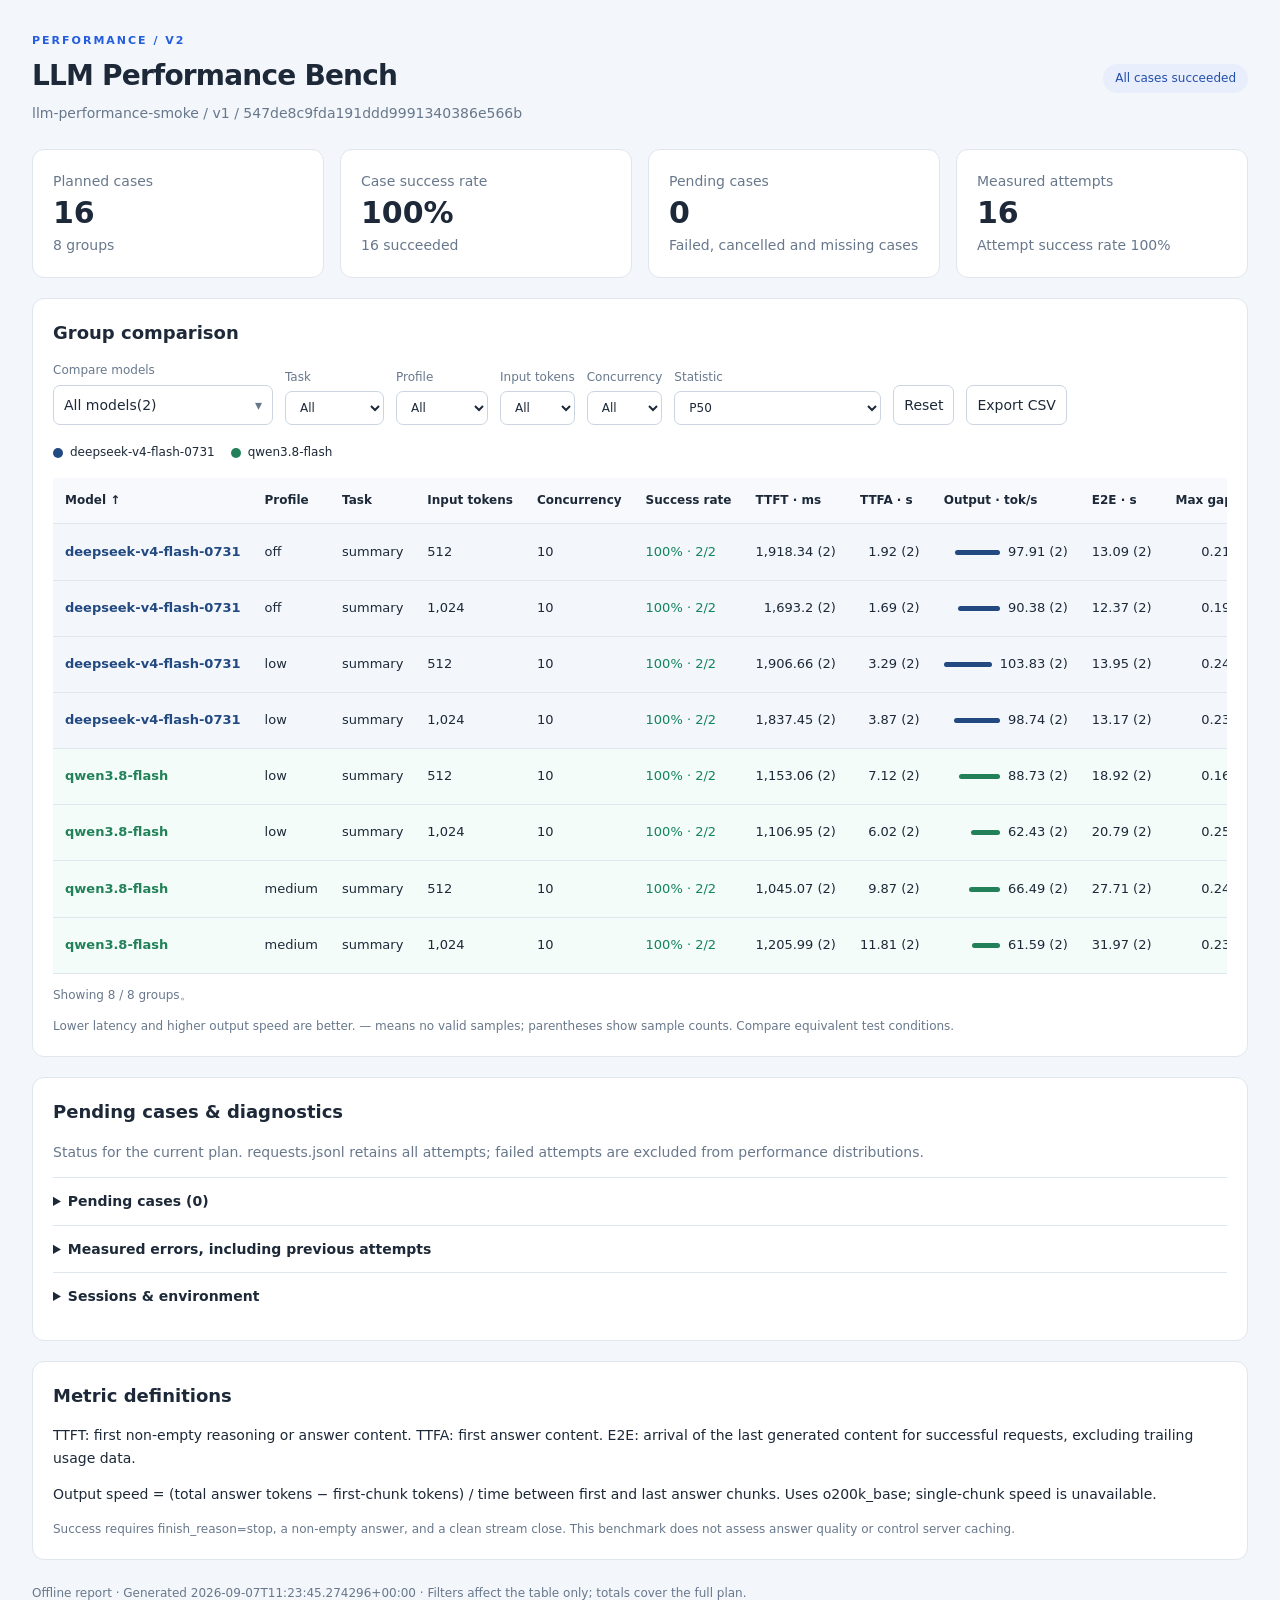
<file: llm-performance-547de8c9fda191ddd9991340386e566b.html>
<!doctype html>
<html lang="en">
<head>
<meta charset="utf-8"><meta name="viewport" content="width=device-width,initial-scale=1">
<title>LLM Performance Bench</title>
<style>
:root{color-scheme:light;--ink:#1d2938;--muted:#68788c;--line:#e0e6ed;--blue:#245ddd;--surface:#fff;--bg:#f3f6fa}*{box-sizing:border-box}body{margin:0;font:14px/1.6 system-ui,-apple-system,"Segoe UI",sans-serif;background:var(--bg);color:var(--ink)}main{max-width:1600px;margin:auto;padding:32px}header{display:flex;justify-content:space-between;align-items:center;gap:20px;margin-bottom:24px}h1{font-size:28px;letter-spacing:-.8px;margin:4px 0}h2{font-size:18px;margin:0 0 14px}.eyebrow{color:var(--blue);font-size:11px;font-weight:700;letter-spacing:2px}.muted{color:var(--muted)}.badge{display:inline-block;border-radius:20px;padding:5px 12px;background:#e8eefc;color:#234fab;font-size:12px}.synthetic{background:#fff0ce;color:#8b5600;padding:14px 20px;border:1px solid #f2d28b;border-radius:12px;margin-bottom:20px}.cards{display:grid;grid-template-columns:repeat(4,1fr);gap:16px;margin:20px 0}.card,.panel{border:1px solid var(--line);border-radius:12px;background:var(--surface);padding:20px}.number{font-size:30px;font-weight:650;line-height:1.4;font-variant-numeric:tabular-nums}.filters{display:flex;flex-wrap:wrap;gap:12px;align-items:end;margin-bottom:18px}label{font-size:12px;color:var(--muted);display:flex;flex-direction:column;gap:4px}select,input,button{font:inherit;border:1px solid #cbd5e1;border-radius:7px;background:white;color:var(--ink);padding:8px 10px}input{min-width:220px}button{cursor:pointer}button:hover{border-color:var(--blue);color:var(--blue)}.tablewrap{overflow:auto}table{border-collapse:collapse;width:100%;white-space:nowrap;font-size:13px}th,td{text-align:left;padding:13px 12px;border-bottom:1px solid var(--line)}th{font-size:12px;color:var(--muted);background:#f7f9fc}th button{border:0;padding:0;background:transparent;text-align:left;font-weight:600}td.num{text-align:right;font-variant-numeric:tabular-nums}.bar{display:inline-block;height:5px;border-radius:4px;background:#5885ee;vertical-align:middle;margin-right:8px}.ok{color:#14825c}.bad{color:#bc4c31}.panel{margin-top:20px}.note{font-size:12px;color:var(--muted);margin:12px 0 0}.empty{text-align:center;padding:32px;color:var(--muted)}details{margin:12px 0;border-top:1px solid var(--line);padding-top:12px}summary{cursor:pointer;font-weight:600}pre{white-space:pre-wrap;overflow-wrap:anywhere;background:#f6f8fb;padding:16px;border-radius:8px;font-size:12px;max-height:460px;overflow:auto}.rowbutton{font-size:12px;padding:4px 8px}footer{margin:24px 0;font-size:12px;color:var(--muted)}[hidden]{display:none!important}@media(max-width:800px){main{padding:16px}header{align-items:start;flex-direction:column}.cards{grid-template-columns:repeat(2,1fr)}h1{font-size:24px}.panel{padding:14px}}
.model-legend{display:flex;flex-wrap:wrap;gap:8px 16px;margin:0 0 16px;font-size:12px}.model-legend-item{display:inline-flex;align-items:center;gap:7px}.model-swatch{width:10px;height:10px;border-radius:50%;background:var(--model-color);flex:none}.model-row{background:var(--model-bg)}.model-row:hover{background:var(--model-hover)}.model-name{display:inline-flex;align-items:center;gap:8px;font-weight:600;color:var(--model-color)}.model-row .bar{background:var(--model-color)}
.model-filter{display:flex;flex-direction:column;gap:4px}.filter-label{font-size:12px;color:var(--muted)}.model-picker{position:relative;margin:0;border:0;padding:0;min-width:220px}.model-picker>summary{display:flex;align-items:center;justify-content:space-between;gap:16px;list-style:none;font-weight:400;border:1px solid #cbd5e1;border-radius:7px;background:#fff;padding:8px 10px}.model-picker>summary::-webkit-details-marker{display:none}.model-picker>summary::after{content:'▾';color:var(--muted)}.model-picker[open]>summary::after{content:'▴'}.model-picker>summary:focus-visible{outline:2px solid var(--blue);outline-offset:2px}.model-menu{position:absolute;top:calc(100% + 6px);left:0;z-index:10;min-width:100%;width:max-content;max-width:min(360px,calc(100vw - 64px));padding:8px;background:#fff;border:1px solid var(--line);border-radius:8px;box-shadow:0 8px 24px #1d293814}.model-actions{display:flex;gap:8px;padding:0 4px 8px;border-bottom:1px solid var(--line)}.model-actions button{font-size:12px;padding:3px 8px}.model-options{max-height:260px;overflow:auto;padding-top:4px}.model-option{display:flex;flex-direction:row;align-items:center;gap:9px;padding:8px;border-radius:5px;cursor:pointer;color:var(--ink);font-size:13px;overflow-wrap:anywhere}.model-option:hover{background:#f3f6fa}.model-option input{min-width:0;width:15px;height:15px;margin:0;flex:none;accent-color:var(--blue)}
</style>
</head>
<body><main>
<header><div><div class="eyebrow">PERFORMANCE / V2</div><h1>LLM Performance Bench</h1><div id="subtitle" class="muted"></div></div><span id="status" class="badge"></span></header>
<div id="synthetic" class="synthetic" hidden>Synthetic fixture data from local test streams, not live model performance.</div>
<div class="cards"><div class="card"><div class="muted">Planned cases</div><div id="planned" class="number"></div><div id="groupCount" class="muted"></div></div><div class="card"><div class="muted">Case success rate</div><div id="rate" class="number"></div><div id="success" class="muted"></div></div><div class="card"><div class="muted">Pending cases</div><div id="pending" class="number"></div><div class="muted">Failed, cancelled and missing cases</div></div><div class="card"><div class="muted">Measured attempts</div><div id="attempts" class="number"></div><div id="attemptRate" class="muted"></div></div></div>
<section class="panel"><h2>Group comparison</h2><div class="filters"><div class="model-filter"><span class="filter-label">Compare models</span><details id="modelPicker" class="model-picker"><summary id="modelSummary" aria-controls="modelOptions">All models</summary><div class="model-menu"><div class="model-actions"><button id="selectAllModels" type="button">Select all</button><button id="clearModels" type="button">Clear</button></div><div id="modelOptions" class="model-options" role="group" aria-label="Select models to compare"></div></div></details></div><label>Task<select id="task"></select></label><label>Profile<select id="profile"></select></label><label>Input tokens<select id="input"></select></label><label>Concurrency<select id="concurrency"></select></label><label>Statistic<select id="stat"><option value="p50">P50</option><option value="mean">Mean</option><option value="tail">Tail: latency P95 / speed P5</option></select></label><button id="reset">Reset</button><button id="export">Export CSV</button></div>
<div id="modelLegend" class="model-legend" aria-label="Model color legend"></div>
<div class="tablewrap"><table><thead><tr id="head"></tr></thead><tbody id="rows"></tbody></table></div><p id="tableNote" class="note"></p><p class="note">Lower latency and higher output speed are better. — means no valid samples; parentheses show sample counts. Compare equivalent test conditions.</p></section>
<section id="detailPanel" class="panel" hidden><h2 id="detailTitle"></h2><pre id="groupDetail"></pre></section>
<section class="panel"><h2>Pending cases & diagnostics</h2><p class="muted">Status for the current plan. requests.jsonl retains all attempts; failed attempts are excluded from performance distributions.</p><details><summary id="pendingTitle"></summary><pre id="pendingList"></pre></details><details><summary>Measured errors, including previous attempts</summary><pre id="errors"></pre></details><details><summary>Sessions & environment</summary><pre id="sessions"></pre></details></section>
<section class="panel"><h2>Metric definitions</h2><p>TTFT: first non-empty reasoning or answer content. TTFA: first answer content. E2E: arrival of the last generated content for successful requests, excluding trailing usage data.</p><p>Output speed = (total answer tokens − first-chunk tokens) / time between first and last answer chunks. Uses o200k_base; single-chunk speed is unavailable.</p><p class="note">Success requires finish_reason=stop, a non-empty answer, and a clean stream close. This benchmark does not assess answer quality or control server caching.</p></section>
<footer id="footer"></footer>
</main><script id="result-data" type="application/json">{"cases": [{"answer_chunks": [{"seconds": 1.866506295002182, "text": "##"}, {"seconds": 1.866688531001273, "text": " 分析\n\n"}, {"seconds": 1.8907224450013018, "text": "### 一"}, {"seconds": 1.9499010680010542, "text": "、主要"}, {"seconds": 1.9666621100041084, "text": "异常（基于事实）\n"}, {"seconds": 2.0379278760010493, "text": "1. **09"}, {"seconds": 2.0383254710031906, "text": ":10 起"}, {"seconds": 2.0731787140030065, "text": "查询性能显著劣"}, {"seconds": 2.1331936310016317, "text": "化**：请求"}, {"seconds": 2.2243711130067823, "text": "量仅 +50%（120"}, {"seconds": 2.2244423470037873, "text": "00→18000"}, {"seconds": 2.299327530003211, "text": "），但 P95 延迟"}, {"seconds": 2.299702537005942, "text": "从 180ms"}, {"seconds": 2.3587778360015363, "text": " 升至 950"}, {"seconds": 2.360293409001315, "text": "ms（+427"}, {"seconds": 2.460026820001076, "text": "%），远超线性"}, {"seconds": 2.4654226660059066, "text": "增长预期。\n2. **"}, {"seconds": 2.5305500740068965, "text": "缓存命中率骤"}, {"seconds": 2.5306193990036263, "text": "降**：09"}, {"seconds": 2.545817142003216, "text": ":12 从"}, {"seconds": 2.6034547760064015, "text": " 94% "}, {"seconds": 2.6038061200015363, "text": "降至 71%，"}, {"seconds": 2.702431707002688, "text": "且 09:25"}, {"seconds": 2.7057191370040528, "text": " 新增实例后仍为"}, {"seconds": 2.822040779006784, "text": " 74%，未回升"}, {"seconds": 2.8221135750063695, "text": "。\n3. **"}, {"seconds": 2.887756296004227, "text": "数据库资源瓶颈**：CPU"}, {"seconds": 2.940411033006967, "text": " 88%、连接池等待"}, {"seconds": 2.9404870890066377, "text": "队列积压；"}, {"seconds": 3.0101559740069206, "text": "暂停批处理后 CPU 回落"}, {"seconds": 3.010552933003055, "text": "至 65%，"}, {"seconds": 3.1020491500021308, "text": "延迟降至 620ms。\n"}, {"seconds": 3.139040293004655, "text": "4. **服务"}, {"seconds": 3.1510411510025733, "text": "降级**：09"}, {"seconds": 3.2220581410001614, "text": ":15 网关"}, {"seconds": 3.222165606006456, "text": " 504 错误"}, {"seconds": 3.2290655040051206, "text": "率 2."}, {"seconds": 3.3205048010058817, "text": "3%，订单线程"}, {"seconds": 3.333578893005324, "text": "池利用率 96%，"}, {"seconds": 3.485541847003333, "text": "支付正常（表明"}, {"seconds": 3.526794504999998, "text": "问题局限在订单链路"}, {"seconds": 3.602899901001365, "text": "）。\n\n### 二"}, {"seconds": 3.6029696490004426, "text": "、可能原因（"}, {"seconds": 3.703828470002918, "text": "推测，待验证）\n|"}, {"seconds": 3.704204497000319, "text": " 优先级 | "}, {"seconds": 3.760338356005377, "text": "推测 | 佐"}, {"seconds": 3.8098286710010143, "text": "证 |\n|--------"}, {"seconds": 3.860819959001674, "text": "|------|------"}, {"seconds": 3.8610031960051856, "text": "|\n| **高** | "}, {"seconds": 3.9059693190065445, "text": "新版本（2.4."}, {"seconds": 3.9147865230042953, "text": "1）代码缺陷"}, {"seconds": 3.9893613690001075, "text": "导致部分查询**"}, {"seconds": 3.9900890010030707, "text": "绕过缓存**（"}, {"seconds": 4.111553200003982, "text": "命中率骤降的直接"}, {"seconds": 4.111812260001898, "text": "原因） | "}, {"seconds": 4.212782278002123, "text": "09:25 新增"}, {"seconds": 4.219086932003847, "text": "实例后命中率仍低"}, {"seconds": 4.327088122001442, "text": "，且计划灰度"}, {"seconds": 4.394926104003389, "text": "回退 |\n| **高**"}, {"seconds": 4.404683399006899, "text": " | 绕过缓存"}, {"seconds": 4.522135817001981, "text": "后，查询压力直接"}, {"seconds": 4.5299881440005265, "text": "打到数据库，引发"}, {"seconds": 4.637143270003435, "text": "慢查询、连接池排队"}, {"seconds": 4.663888004004548, "text": " | 时间线吻合"}, {"seconds": 4.769519861001754, "text": "（09:10"}, {"seconds": 4.771242173999781, "text": " 发布后 5"}, {"seconds": 4.856532012003299, "text": " 分钟出现） |\n| **"}, {"seconds": 4.856733738000912, "text": "中** | "}, {"seconds": 4.956128793004609, "text": "批处理任务与高峰期"}, {"seconds": 5.022364188000211, "text": "叠加，加剧数据库竞争"}, {"seconds": 5.059371697003371, "text": " | 暂停后 CPU/"}, {"seconds": 5.19725921000645, "text": "延迟双降，但缓存"}, {"seconds": 5.197330830000283, "text": "命中率未恢复（"}, {"seconds": 5.258157511001627, "text": "说明批处理是"}, {"seconds": 5.297383159006131, "text": "次要因素） |\n| **低"}, {"seconds": 5.297658524999861, "text": "** | 请求"}, {"seconds": 5.3990087720012525, "text": "量增长本身触发"}, {"seconds": 5.433268810003938, "text": "系统容量不足 | 但 +"}, {"seconds": 5.5016766890039435, "text": "50% 流量"}, {"seconds": 5.510948144001304, "text": "不应导致 P95 5"}, {"seconds": 5.634245806002582, "text": " 倍劣化，且支付"}, {"seconds": 5.634818882004765, "text": "正常，排除全局"}, {"seconds": 5.722511724001379, "text": "容量问题 |\n\n### "}, {"seconds": 5.771707339001296, "text": "三、按优先级排序的排查"}, {"seconds": 5.771799764006573, "text": "与改进建议\n\n"}, {"seconds": 5.871444332005922, "text": "#### P0（立即止损"}, {"seconds": 5.916376940003829, "text": "）\n1. **"}, {"seconds": 5.917437652002263, "text": "灰度回退订单"}, {"seconds": 5.926760748006927, "text": "服务至 2"}, {"seconds": 6.006034868005372, "text": ".4.0"}, {"seconds": 6.008698899000592, "text": "**（已计划，"}, {"seconds": 6.0916037910064915, "text": "应优先执行），"}, {"seconds": 6.114221650001127, "text": "观察缓存命中率是否"}, {"seconds": 6.231306946006953, "text": "回升至 ~94%。\n2."}, {"seconds": 6.275205547004589, "text": " **若无法快速"}, {"seconds": 6.29718668100395, "text": "回退**："}, {"seconds": 6.402110985000036, "text": "强制在应用层为"}, {"seconds": 6.498331500006316, "text": "绕过缓存的查询增加"}, {"seconds": 6.563322754002002, "text": "“缓存直通"}, {"seconds": 6.72184026400646, "text": "保护”开关（如临时将"}, {"seconds": 6.754823947005207, "text": "查询切到只"}, {"seconds": 6.831812478005304, "text": "读副本），避免"}, {"seconds": 6.860662735001824, "text": "压垮主数据库"}, {"seconds": 6.931270429005963, "text": "。\n\n#### P1"}, {"seconds": 7.009579335004673, "text": "（短期缓解）\n3. **"}, {"seconds": 7.051209981000284, "text": "恢复批处理任务的"}, {"seconds": 7.154912353005784, "text": "错峰调度**："}, {"seconds": 7.160635150001326, "text": "将非关键批处理移至"}, {"seconds": 7.299174312000105, "text": "低峰期（如 22"}, {"seconds": 7.2992469140008325, "text": ":00），避免"}, {"seconds": 7.391246027000307, "text": "与业务高峰重叠"}, {"seconds": 7.391320069000358, "text": "。\n4. **"}, {"seconds": 7.4729730040053255, "text": "数据库连接池扩容**"}, {"seconds": 7.5067691530057346, "text": "：当前上限 80，"}, {"seconds": 7.624249098000291, "text": "结合等待队列积"}, {"seconds": 7.643875305002439, "text": "压，可临时上调至 "}, {"seconds": 7.78239944800589, "text": "120，但需同步"}, {"seconds": 7.849485031001677, "text": "监控数据库线程数，"}, {"seconds": 7.858145924001292, "text": "避免过度竞争。\n5. **"}, {"seconds": 8.014844968005491, "text": "增加订单服务实例**（已"}, {"seconds": 8.066170979000162, "text": "做 2 "}, {"seconds": 8.066662007004197, "text": "个）后，继续"}, {"seconds": 8.145888895000098, "text": "监测线程池利用率"}, {"seconds": 8.28123590600444, "text": "，目标降至 \u003c70%。\n\n"}, {"seconds": 8.316828925002483, "text": "#### P2（"}, {"seconds": 8.317448507004883, "text": "根因定位）\n"}, {"seconds": 8.387793266003428, "text": "6. **代码"}, {"seconds": 8.393430083000567, "text": "审查 2.4."}, {"seconds": 8.492871002999891, "text": "1 的查询"}, {"seconds": 8.499672362006095, "text": "路径**：重点"}, {"seconds": 8.594055292000121, "text": "检查缓存 key 设计"}, {"seconds": 8.603844956000103, "text": "、缓存穿透逻辑"}, {"seconds": 8.686601626002812, "text": "（如是否新增"}, {"seconds": 8.732057027002156, "text": "了带有随机参数的查询、"}, {"seconds": 8.857667042000685, "text": "绕过缓存的“"}, {"seconds": 8.864355207006156, "text": "兜底查询”分支"}, {"seconds": 8.927099107000686, "text": "）。\n7. **"}, {"seconds": 8.970943329004513, "text": "对比新旧版本的 SQL"}, {"seconds": 9.075595292000799, "text": " 执行计划**：确认"}, {"seconds": 9.12296569400496, "text": "慢查询语句是否因新"}, {"seconds": 9.375038871003198, "text": "版本生成了不同的"}, {"seconds": 9.43952718800574, "text": "索引选择或关联"}, {"seconds": 9.487937305006199, "text": "方式。\n\n#### P3（"}, {"seconds": 9.488332042004913, "text": "长期改进）\n8. **"}, {"seconds": 9.533243668003706, "text": "建立发布前后性能基准"}, {"seconds": 9.583222412002215, "text": "对比机制**：在每个"}, {"seconds": 9.583289906004211, "text": "版本发布前，"}, {"seconds": 9.583534669000073, "text": "用压测工具"}, {"seconds": 9.675960077001946, "text": "模拟 1.5"}, {"seconds": 9.72702298600052, "text": " 倍峰值流量，对比 P"}, {"seconds": 9.7423965650014, "text": "95、缓存命中率、"}, {"seconds": 9.878100076006376, "text": "数据库 CPU 三项"}, {"seconds": 9.90219961200637, "text": "指标，不达标则禁止"}, {"seconds": 10.019617331003246, "text": "发布。\n9."}, {"seconds": 10.019796634005615, "text": " **增加缓存命中"}, {"seconds": 10.087527558003785, "text": "率告警**：当"}, {"seconds": 10.132528052003181, "text": "命中率在 5 分钟内"}, {"seconds": 10.146167275001062, "text": "下降超过 15%"}, {"seconds": 10.173403413005872, "text": " 时，自动"}, {"seconds": 10.321119769003417, "text": "触发回退建议"}, {"seconds": 10.357042903000547, "text": "或通知值班组"}, {"seconds": 10.442967682000017, "text": "。\n10. **"}, {"seconds": 10.44304180200561, "text": "梳理数据库连接池与"}, {"seconds": 10.535670747005497, "text": "线程池的容量"}, {"seconds": 10.544289628000115, "text": "配比**：做到"}, {"seconds": 10.686621411005035, "text": "“应用线程数 ≈"}, {"seconds": 10.688687690002553, "text": " 连接池大小"}, {"seconds": 10.800930394005263, "text": " / 单查询"}, {"seconds": 10.83591355200042, "text": "耗时”的理论匹配，避免线程"}, {"seconds": 10.911888150003506, "text": "池满而连接池空"}, {"seconds": 11.021607380003843, "text": "置或反之。\n\n---\n"}, {"seconds": 11.02216184700228, "text": "**核心结论**：主要"}, {"seconds": 11.120406549001927, "text": "异常由新版本代码"}, {"seconds": 11.170789969000907, "text": "缺陷（绕过缓存）"}, {"seconds": 11.300427310001396, "text": "触发，流量增长"}, {"seconds": 11.300808860003599, "text": "和批处理任务"}, {"seconds": 11.400341149004817, "text": "为放大器。回"}, {"seconds": 11.451326289003191, "text": "退是当前最有效"}, {"seconds": 11.548998946003849, "text": "手段，后续需从"}, {"seconds": 11.556757264006592, "text": "发布流程和监控"}, {"seconds": 11.638242262000858, "text": "预警上根治。"}], "answer_tokens": 867, "api_key_env": "WEB_API_KEY", "attempt": 1, "base_url": "https://ws-ebzun9rcecl8l3rh.ap-southeast-1.maas.aliyuncs.com/compatible-mode/v1/", "benchmark_answer_tokens": 979, "benchmark_input_tokens": 512, "cache_state": "uncontrolled", "case_id": "04b7dd5b32e52156-0002", "completion_tokens": 867, "concurrency": 10, "e2e_seconds": 11.638242262000858, "elapsed_seconds": 11.67663444900245, "ended_at": "2026-09-07T11:22:11.439980+00:00", "endpoint_id": "model-52f67337446f9453", "error": null, "error_type": null, "finish_reason": "stop", "first_content_seconds": 1.866506295002182, "group_id": "04b7dd5b32e52156", "include_usage": true, "last_content_seconds": 11.638242262000858, "max_answer_gap_seconds": 0.2520731769982376, "model": "deepseek-v4-flash-0731", "output_speed_tps": 100.08457077666888, "parameters": {"enable_thinking": false}, "phase": "measured", "profile": "off", "prompt_sha256": "c7b2b5c8fabe300286a6d3c01e5fb2bfc1084b260eee8d0027a1ed6b798beac8", "prompt_tokens": 472, "reasoning_observed": false, "reasoning_tokens": 0, "repetition": 2, "session_id": "20260907-112159-750616", "speed_unavailable_reason": null, "started_at": "2026-09-07T11:21:59.763349+00:00", "status": "success", "stream_close_seconds": 11.676616038006614, "target_input_tokens": 512, "task": "summary", "thinking_enabled": false, "timeout_seconds": 600.0, "tokenizer": "o200k_base", "ttfa_seconds": 1.866506295002182, "ttft_ms": 1866.506295002182, "usage": {"completion_tokens": 867, "completion_tokens_details": null, "prompt_tokens": 472, "prompt_tokens_details": {"audio_tokens": null, "cache_write_tokens": null, "cached_tokens": 0}, "total_tokens": 1339}, "warmup": 0}, {"answer_chunks": [{"seconds": 1.9701810300030047, "text": "###"}, {"seconds": 1.9702529080022941, "text": " 一、主要"}, {"seconds": 1.9951779120019637, "text": "异常与事实/"}, {"seconds": 2.0640459670030396, "text": "推测区分\n\n|"}, {"seconds": 2.1184339149986045, "text": " 时间 | 异常现象"}, {"seconds": 2.1185058929986553, "text": " | 事实（"}, {"seconds": 2.2164095230036764, "text": "记录明确） | "}, {"seconds": 2.224064352005371, "text": "推测（需验证"}, {"seconds": 2.286758913003723, "text": "） |\n|------"}, {"seconds": 2.3494830990021, "text": "|----------|------------------"}, {"seconds": 2.3989099329992314, "text": "|----------------|\n| 09:"}, {"seconds": 2.4666827780019958, "text": "10-09:15"}, {"seconds": 2.5197335020056926, "text": " | 订单查询延迟飙升"}, {"seconds": 2.5743275040003937, "text": "、慢查询增多"}, {"seconds": 2.6733955330055323, "text": "、缓存命中率骤降、"}, {"seconds": 2.7079245160057326, "text": "DB CPU高、连接池排队"}, {"seconds": 2.8069598470028723, "text": "、网关504 |"}, {"seconds": 2.817218488002254, "text": " 请求量从"}, {"seconds": 2.915749120002147, "text": "12k→18k"}, {"seconds": 2.9290695290037547, "text": "/min；P95从"}, {"seconds": 3.0004829649988096, "text": "180ms→950"}, {"seconds": 3.0005572000009124, "text": "ms；缓存命中"}, {"seconds": 3.083084834004694, "text": "94%→71%；"}, {"seconds": 3.11928006800008, "text": "DB CPU 88"}, {"seconds": 3.1195387010011473, "text": "%；连接池等待"}, {"seconds": 3.260677130005206, "text": "；错误率0"}, {"seconds": 3.260750336005003, "text": ".1%→"}, {"seconds": 3.260815147004905, "text": "2.3%"}, {"seconds": 3.3021045440036687, "text": " | 请求量增加"}, {"seconds": 3.442701403000683, "text": "50%不足以单独"}, {"seconds": 3.443999740004074, "text": "造成如此剧烈影响"}, {"seconds": 3.582861346003483, "text": "，大概率存在**"}, {"seconds": 3.6416945529999794, "text": "代码缺陷或配置"}, {"seconds": 3.7615255810014787, "text": "变化**（如缓存"}, {"seconds": 3.877223366005637, "text": "键逻辑变更、SQL"}, {"seconds": 3.8772929810002097, "text": "未走索引）"}, {"seconds": 3.8944620430047507, "text": " |\n| 09"}, {"seconds": 3.98349379299907, "text": ":12 | 缓存"}, {"seconds": 4.000801162001153, "text": "命中率下降23"}, {"seconds": 4.060808972004452, "text": "个百分点 | 命中"}, {"seconds": 4.123163832999126, "text": "率从94%→71%"}, {"seconds": 4.1360480330040446, "text": " | 新版本2"}, {"seconds": 4.163294489000691, "text": ".4.1"}, {"seconds": 4.29489062599896, "text": "存在**缓存穿透"}, {"seconds": 4.332831734005595, "text": "或缓存键设计"}, {"seconds": 4.464245412003947, "text": "缺陷**（如加入了"}, {"seconds": 4.547872533003101, "text": "不可缓存字段），或**"}, {"seconds": 4.558096165004827, "text": "缓存过期策略被"}, {"seconds": 4.699105373998464, "text": "意外修改** |\n| "}, {"seconds": 4.699597110004106, "text": "09:20 | 暂停"}, {"seconds": 4.826537378001376, "text": "批处理缓解DB"}, {"seconds": 4.87648474600428, "text": "压力 | DB CPU "}, {"seconds": 4.943880081998941, "text": "88% → 65%，延迟"}, {"seconds": 4.974596920001204, "text": "950→620ms |"}, {"seconds": 5.018833383001038, "text": " 批处理与"}, {"seconds": 5.044692137998936, "text": "在线查询竞争DB"}, {"seconds": 5.178264070003934, "text": " IO/CPU，但**"}, {"seconds": 5.3368554129992845, "text": "非根本原因**，只能"}, {"seconds": 5.337198965004063, "text": "缓解 |\n| 09:"}, {"seconds": 5.39782763900439, "text": "25 | 新增"}, {"seconds": 5.398466541999369, "text": "实例后错误率下降"}, {"seconds": 5.434829616002389, "text": "但缓存命中率仍"}, {"seconds": 5.462955792005232, "text": "低（74%） |"}, {"seconds": 5.535688232004759, "text": " 错误率2"}, {"seconds": 5.535762505001912, "text": ".3%→"}, {"seconds": 5.542201180003758, "text": "0.6%；"}, {"seconds": 5.602788389005582, "text": "缓存命中率仅"}, {"seconds": 5.653653687004407, "text": "微升 | 新增"}, {"seconds": 5.708519313004217, "text": "实例缓解了**"}, {"seconds": 5.818390360000194, "text": "线程池/连接池排队"}, {"seconds": 5.818576921003114, "text": "**，但缓存"}, {"seconds": 5.911916941004165, "text": "问题依旧，说明**缓存缺陷"}, {"seconds": 5.967964483999822, "text": "与实例数无关** |\n\n"}, {"seconds": 6.017964493999898, "text": "---\n\n### 二、"}, {"seconds": 6.018214452000393, "text": "按优先级排序的"}, {"seconds": 6.089668161002919, "text": "排查与改进建议"}, {"seconds": 6.125519387998793, "text": "\n\n#### P0（立即"}, {"seconds": 6.176436787005514, "text": "执行）\n1. **暂"}, {"seconds": 6.273613757999556, "text": "缓新版本流量"}, {"seconds": 6.288011078999261, "text": "，灰度回退至2"}, {"seconds": 6.316989498001931, "text": ".4.0"}, {"seconds": 6.380287132000376, "text": "**  \n   -"}, {"seconds": 6.45820124400052, "text": " 事实：09:25"}, {"seconds": 6.4610722760044155, "text": "新增实例后缓存"}, {"seconds": 6.491554758002167, "text": "命中率仍异常"}, {"seconds": 6.596023366000736, "text": "，09:30计划"}, {"seconds": 6.603381099004764, "text": "灰度回退。"}, {"seconds": 6.6808932080020895, "text": "  \n   - "}, {"seconds": 6.68713385600131, "text": "理由：新版本是"}, {"seconds": 6.831049934000475, "text": "唯一在关键时段"}, {"seconds": 6.83137387700117, "text": "引入的变更，且"}, {"seconds": 6.94915230100014, "text": "回退可快速"}, {"seconds": 7.021650761998899, "text": "消除缓存穿透影响"}, {"seconds": 7.088155309000285, "text": "。  \n   -"}, {"seconds": 7.088272187000257, "text": " 操作：先"}, {"seconds": 7.1761966530029895, "text": "回退50%实例观察"}, {"seconds": 7.19150263100164, "text": "10分钟，若"}, {"seconds": 7.343233302999579, "text": "指标恢复再全量回"}, {"seconds": 7.343550190002134, "text": "退。\n\n2."}, {"seconds": 7.410006821002753, "text": " **检查订单查询"}, {"seconds": 7.5107056710039615, "text": "SQL及执行计划**  \n  "}, {"seconds": 7.510929397998552, "text": " - 事实："}, {"seconds": 7.5302488270026515, "text": "慢查询数量增加"}, {"seconds": 7.619432407002023, "text": "，DB CPU高"}, {"seconds": 7.6197301970023545, "text": "。  \n   -"}, {"seconds": 7.6807138369986205, "text": " 推测：新版"}, {"seconds": 7.699839922002866, "text": "可能修改了查询"}, {"seconds": 7.818981108001026, "text": "条件，导致索引"}, {"seconds": 7.819260103002307, "text": "失效（如函数"}, {"seconds": 7.923345055998652, "text": "包裹列、隐式类型"}, {"seconds": 7.923622305002937, "text": "转换）。  \n  "}, {"seconds": 7.984519770005136, "text": " - 操作："}, {"seconds": 7.9881368770002155, "text": "抓取15分钟"}, {"seconds": 8.060377368004993, "text": "慢查询日志，"}, {"seconds": 8.071917077999387, "text": "对比2.4.0"}, {"seconds": 8.101309331002994, "text": "与2.4"}, {"seconds": 8.179935227999522, "text": ".1的SQL"}, {"seconds": 8.192241000004287, "text": "差异，重点检查**"}, {"seconds": 8.307447279999906, "text": "是否新增全表扫描或未"}, {"seconds": 8.405111719999695, "text": "命中索引**。\n\n#### P"}, {"seconds": 8.412301244003174, "text": "1（回退后24"}, {"seconds": 8.494982882999466, "text": "小时内）\n3."}, {"seconds": 8.563351536002301, "text": " **审查2.4.1"}, {"seconds": 8.658117632003268, "text": "版本缓存逻辑**  \n   -"}, {"seconds": 8.658668973999738, "text": " 事实：命中"}, {"seconds": 8.667564538998704, "text": "率从94%"}, {"seconds": 8.77545829200244, "text": "→71%，且新增"}, {"seconds": 8.775797369002248, "text": "实例后未恢复"}, {"seconds": 8.844300552002096, "text": "。  \n   -"}, {"seconds": 8.844713896003668, "text": " 关注点：  \n"}, {"seconds": 8.90777740500198, "text": "     - 缓存"}, {"seconds": 8.917773851004313, "text": "key是否包含**"}, {"seconds": 9.03274968000187, "text": "随机或时间戳字段**"}, {"seconds": 9.096591845001967, "text": "；  \n     - "}, {"seconds": 9.112802364004892, "text": "是否引入**缓存空"}, {"seconds": 9.235313791003136, "text": "值策略缺失**导致"}, {"seconds": 9.295759662003547, "text": "穿透；  \n     - "}, {"seconds": 9.352907161002804, "text": "缓存过期时间是否被"}, {"seconds": 9.437873322000087, "text": "意外缩短；  \n     - "}, {"seconds": 9.44935470099881, "text": "是否改为先查DB"}, {"seconds": 9.583330405002926, "text": "再回填缓存（顺序"}, {"seconds": 9.588207273001899, "text": "颠倒）。  \n   -"}, {"seconds": 9.675794558999769, "text": " 行动：代码"}, {"seconds": 9.702399360001436, "text": "走查 + 对比"}, {"seconds": 9.857587917002093, "text": "缓存读写路径。\n\n"}, {"seconds": 9.85806697299995, "text": "4. **数据库"}, {"seconds": 9.94899339100084, "text": "连接池与线程"}, {"seconds": 9.995593694999116, "text": "池参数校验**  \n   -"}, {"seconds": 9.995821406002506, "text": " 事实：连接"}, {"seconds": 10.084565039003792, "text": "池上限80，等待队列"}, {"seconds": 10.084758155004238, "text": "积压；线程"}, {"seconds": 10.155646810002509, "text": "池利用率96%。  \n  "}, {"seconds": 10.155924835002224, "text": " - 建议："}, {"seconds": 10.212195510001038, "text": "  \n     - "}, {"seconds": 10.23253522899904, "text": "确认连接池大小"}, {"seconds": 10.352137844005483, "text": "是否匹配8个实例（80"}, {"seconds": 10.399584314000094, "text": "/8=10"}, {"seconds": 10.400077867001528, "text": "/实例，若"}, {"seconds": 10.444157383004494, "text": "单实例高峰需要"}, {"seconds": 10.572728021004878, "text": "\u003e10则不足"}, {"seconds": 10.572952700000315, "text": "）；  \n     -"}, {"seconds": 10.72328210699925, "text": " **但首要问题是缓存"}, {"seconds": 10.804587684004218, "text": "失效导致DB流量"}, {"seconds": 10.837758204004786, "text": "放大**，不应"}, {"seconds": 10.974934108002344, "text": "只调大增连接"}, {"seconds": 11.013427784004307, "text": "数，避免掩盖根"}, {"seconds": 11.096987262004404, "text": "因。\n\n#### P2"}, {"seconds": 11.12143188900518, "text": "（一周内）\n5."}, {"seconds": 11.184318450003047, "text": " **建立缓存命中"}, {"seconds": 11.230238481002743, "text": "率与发布关联"}, {"seconds": 11.344173337005486, "text": "的监控告警**  \n  "}, {"seconds": 11.390023568004835, "text": " - 本次事件"}, {"seconds": 11.430385111998476, "text": "中命中率骤"}, {"seconds": 11.535667853000632, "text": "降是关键信号，但未"}, {"seconds": 11.540151407003577, "text": "触发告警。  \n"}, {"seconds": 11.607604304001143, "text": "   - 增加"}, {"seconds": 11.622786612002528, "text": "：缓存命中率变化"}, {"seconds": 11.67875447300321, "text": "\u003e10%即"}, {"seconds": 11.742142661998514, "text": "告警，并"}, {"seconds": 11.84369999000046, "text": "联动发布事件。\n\n6. **"}, {"seconds": 11.848300160003419, "text": "压力测试与容量"}, {"seconds": 11.957721507002134, "text": "基线**  \n   -"}, {"seconds": 11.958941221004352, "text": " 请求量12"}, {"seconds": 12.025539303998812, "text": "k→18k"}, {"seconds": 12.025822774005064, "text": "（+50%）"}, {"seconds": 12.103474795003422, "text": "时，若缓存正常"}, {"seconds": 12.222850680998818, "text": "，DB CPU预计"}, {"seconds": 12.247139860999596, "text": "\u003c60%，实际"}, {"seconds": 12.38786395900388, "text": "达到88%。  \n   - "}, {"seconds": 12.446941431000596, "text": "建议维护**每"}, {"seconds": 12.469859281001845, "text": "实例QPS、"}, {"seconds": 12.534073123999406, "text": "缓存命中率、"}, {"seconds": 12.548928502001218, "text": "DB CPU的基线"}, {"seconds": 12.616008019998844, "text": "模型**，用于"}, {"seconds": 12.663662228005705, "text": "发布前快速评估。\n\n7."}, {"seconds": 12.66396650000388, "text": " **批处理任务"}, {"seconds": 12.778378378003254, "text": "错峰策略**  \n   -"}, {"seconds": 12.786190304002957, "text": " 事实：暂停"}, {"seconds": 12.892638647004787, "text": "批处理缓解了DB"}, {"seconds": 12.892957295000087, "text": "压力。  \n  "}, {"seconds": 12.924943076002819, "text": " - 建议："}, {"seconds": 12.925282568001421, "text": "将非关键批"}, {"seconds": 13.031502215999353, "text": "处理移至低峰期"}, {"seconds": 13.053588233000482, "text": "（如02:00-"}, {"seconds": 13.163174797002284, "text": "06:00），或"}, {"seconds": 13.188274696003646, "text": "使用**独立只"}, {"seconds": 13.26524753600097, "text": "读副本**隔离"}, {"seconds": 13.322887250003987, "text": "流量。\n\n---\n\n### "}, {"seconds": 13.32333376200404, "text": "三、核心结论\n- **"}, {"seconds": 13.443199002002075, "text": "根本原因最可能是"}, {"seconds": 13.455171121000603, "text": "版本2.4."}, {"seconds": 13.554771641000116, "text": "1引入缓存缺陷"}, {"seconds": 13.615496377002273, "text": "导致大量查询穿透至"}, {"seconds": 13.716390457004309, "text": "数据库**，叠加"}, {"seconds": 13.722880016001, "text": "请求量上升，使得"}, {"seconds": 13.819530587999907, "text": "DB和连接池成为瓶颈"}, {"seconds": 13.853994354998576, "text": "。  \n- **"}, {"seconds": 13.858546048999415, "text": "新增实例只缓解了连接"}, {"seconds": 13.942481525002222, "text": "等待，未修复"}, {"seconds": 13.96834669400414, "text": "缓存缺陷**，因此命中"}, {"seconds": 14.064907495005173, "text": "率仍低，"}, {"seconds": 14.109275596005318, "text": "验证了非容量"}, {"seconds": 14.134296914002334, "text": "问题。  \n-"}, {"seconds": 14.24007556700235, "text": " **回退版本"}, {"seconds": 14.280833668002742, "text": "是当前最有效的止损"}, {"seconds": 14.295114610002202, "text": "措施**，后续应从"}, {"seconds": 14.397292677000223, "text": "代码审查和监控"}, {"seconds": 14.54535392300022, "text": "完善两方面预防复发。"}], "answer_tokens": 1077, "api_key_env": "WEB_API_KEY", "attempt": 1, "base_url": "https://ws-ebzun9rcecl8l3rh.ap-southeast-1.maas.aliyuncs.com/compatible-mode/v1/", "benchmark_answer_tokens": 1205, "benchmark_input_tokens": 512, "cache_state": "uncontrolled", "case_id": "04b7dd5b32e52156-0001", "completion_tokens": 1077, "concurrency": 10, "e2e_seconds": 14.54535392300022, "elapsed_seconds": 14.614320033004333, "ended_at": "2026-09-07T11:22:14.377374+00:00", "endpoint_id": "model-52f67337446f9453", "error": null, "error_type": null, "finish_reason": "stop", "first_content_seconds": 1.9701810300030047, "group_id": "04b7dd5b32e52156", "include_usage": true, "last_content_seconds": 14.54535392300022, "max_answer_gap_seconds": 0.15859134299535071, "model": "deepseek-v4-flash-0731", "output_speed_tps": 95.74421045697717, "parameters": {"enable_thinking": false}, "phase": "measured", "profile": "off", "prompt_sha256": "c7b2b5c8fabe300286a6d3c01e5fb2bfc1084b260eee8d0027a1ed6b798beac8", "prompt_tokens": 472, "reasoning_observed": false, "reasoning_tokens": 0, "repetition": 1, "session_id": "20260907-112159-750616", "speed_unavailable_reason": null, "started_at": "2026-09-07T11:21:59.763060+00:00", "status": "success", "stream_close_seconds": 14.61430017100065, "target_input_tokens": 512, "task": "summary", "thinking_enabled": false, "timeout_seconds": 600.0, "tokenizer": "o200k_base", "ttfa_seconds": 1.9701810300030047, "ttft_ms": 1970.1810300030047, "usage": {"completion_tokens": 1077, "completion_tokens_details": null, "prompt_tokens": 472, "prompt_tokens_details": {"audio_tokens": null, "cache_write_tokens": null, "cached_tokens": 0}, "total_tokens": 1549}, "warmup": 0}, {"answer_chunks": [{"seconds": 7.727560927000013, "text": "## 分析"}, {"seconds": 7.784730392006168, "text": "结论\n\n### "}, {"seconds": 7.784795392006345, "text": "一"}, {"seconds": 7.852542370004812, "text": "、主要异常（"}, {"seconds": 7.852689906001615, "text": "事实）\n\n|"}, {"seconds": 7.928371907000837, "text": " 维度 | "}, {"seconds": 7.928438057002495, "text": "表现 |"}, {"seconds": 7.975867731001927, "text": "\n|------|"}, {"seconds": 8.00928122100595, "text": "------|\n|"}, {"seconds": 8.140585176006425, "text": " **根因链"}, {"seconds": 8.170858382000006, "text": "** | 缓存"}, {"seconds": 8.220409200002905, "text": "命中率骤降（"}, {"seconds": 8.339129312000296, "text": "94%→"}, {"seconds": 8.34517795300053, "text": "71%）"}, {"seconds": 8.409384466001939, "text": "→ DB 压力"}, {"seconds": 8.432029685005546, "text": "激增 →"}, {"seconds": 8.442310143000213, "text": " 连接池积压"}, {"seconds": 8.527355051002814, "text": " → 订单服务"}, {"seconds": 8.539785183005733, "text": "线程池耗尽（"}, {"seconds": 8.572242119000293, "text": "96%）"}, {"seconds": 8.625113333000627, "text": "→ 网关 "}, {"seconds": 8.63826188800158, "text": "504 |"}, {"seconds": 8.704915526999685, "text": "\n| **触发"}, {"seconds": 8.704989427002147, "text": "时间"}, {"seconds": 8.759274241005187, "text": "** | 0"}, {"seconds": 8.769800614005362, "text": "9:05"}, {"seconds": 8.82326495199959, "text": " 发布 v2"}, {"seconds": 8.836446045002958, "text": ".4.1"}, {"seconds": 8.902531234001799, "text": " 后 5"}, {"seconds": 8.902598444001342, "text": " 分钟内集中"}, {"seconds": 8.95268883999961, "text": "爆发 |\n|"}, {"seconds": 8.967546257001231, "text": " **影响范围**"}, {"seconds": 9.023558459004562, "text": " | 仅订单"}, {"seconds": 9.034204945004603, "text": "链路；支付服务"}, {"seconds": 9.118589861005603, "text": "全程正常 |\n"}, {"seconds": 9.118669549003243, "text": "|"}, {"seconds": 9.197186134006188, "text": " **缓解情况**"}, {"seconds": 9.2164690790014, "text": " | 暂停"}, {"seconds": 9.232657200001995, "text": "批处理 + "}, {"seconds": 9.324369456000568, "text": "扩容实例后，"}, {"seconds": 9.324472182001045, "text": "错误率"}, {"seconds": 9.329661982999824, "text": "降至 0."}, {"seconds": 9.386309678004181, "text": "6%，但缓存"}, {"seconds": 9.42902700900595, "text": "命中率未恢复（"}, {"seconds": 9.429112121004437, "text": "仍"}, {"seconds": 9.496777872001985, "text": " 74%"}, {"seconds": 9.496848173002945, "text": "），"}, {"seconds": 9.5498459080045, "text": "说明**根因"}, {"seconds": 9.562373365006351, "text": "未消除** |"}, {"seconds": 9.613699131004978, "text": "\n\n### 二"}, {"seconds": 9.661967348001781, "text": "、可能原因（"}, {"seconds": 9.662036184003227, "text": "推测，"}, {"seconds": 9.785729344002903, "text": "按可能性排序）"}, {"seconds": 9.785797926000669, "text": "\n\n1"}, {"seconds": 9.794519595001475, "text": ". **v2"}, {"seconds": 9.882710318001045, "text": ".4.1"}, {"seconds": 9.882779693005432, "text": " 缓存"}, {"seconds": 9.896085538006446, "text": "逻辑变更**（"}, {"seconds": 9.949364776002767, "text": "最可能）——"}, {"seconds": 9.994086009006423, "text": "09:3"}, {"seconds": 9.994527374001336, "text": "0"}, {"seconds": 10.078177611001593, "text": " 已初步确认"}, {"seconds": 10.078245954005979, "text": "部分"}, {"seconds": 10.09294060600223, "text": "查询绕过缓存。"}, {"seconds": 10.211681212000258, "text": "推测为：缓存"}, {"seconds": 10.22321254000417, "text": " key 生成规则"}, {"seconds": 10.343457557006332, "text": "变化、新查询"}, {"seconds": 10.343526005002786, "text": "路径"}, {"seconds": 10.353931018005824, "text": "未配置缓存、"}, {"seconds": 10.41921269500017, "text": "或缓存开关被"}, {"seconds": 10.507525930006523, "text": "误关闭。\n"}, {"seconds": 10.507598700001836, "text": "2."}, {"seconds": 10.519101730002149, "text": " **请求量增长"}, {"seconds": 10.602650667002308, "text": "放大效应**——"}, {"seconds": 10.602721031005785, "text": "1"}, {"seconds": 10.653766516006726, "text": "2000"}, {"seconds": 10.65384614100185, "text": "→1"}, {"seconds": 10.707702176005114, "text": "8000"}, {"seconds": 10.711543383004027, "text": "（+50"}, {"seconds": 10.740814143005991, "text": "%）是正常"}, {"seconds": 10.817278239999723, "text": "业务波动，但"}, {"seconds": 10.81734539300669, "text": "叠加"}, {"seconds": 10.838993831006519, "text": "缓存失效后，"}, {"seconds": 10.904324874005397, "text": "穿透到 DB "}, {"seconds": 10.904396236001048, "text": "的"}, {"seconds": 10.960724884003866, "text": " QPS 约为"}, {"seconds": 11.027848463003465, "text": "原来的 4."}, {"seconds": 11.027927996001381, "text": "7"}, {"seconds": 11.056187320005847, "text": " 倍，超出"}, {"seconds": 11.104336497999611, "text": "连接池（8"}, {"seconds": 11.12665972400282, "text": "0）承载"}, {"seconds": 11.127144233003492, "text": "能力。\n3"}, {"seconds": 11.198639498004923, "text": ". **缺乏降级"}, {"seconds": 11.224253047003003, "text": "保护**——连接"}, {"seconds": 11.297309444002167, "text": "池无熔断、"}, {"seconds": 11.366970950002724, "text": "线程池无快速"}, {"seconds": 11.395618935006496, "text": "失败，导致请求"}, {"seconds": 11.395686910000222, "text": "排队"}, {"seconds": 11.489549550002266, "text": "堆积而非快速返回"}, {"seconds": 11.494323347003956, "text": "错误。\n\n###"}, {"seconds": 11.563788767001824, "text": " 三、排查"}, {"seconds": 11.567559115006588, "text": "与改进建议（"}, {"seconds": 11.612457991002884, "text": "按优先级）\n\n"}, {"seconds": 11.640744776006613, "text": "#### P0 —"}, {"seconds": 11.640814924001461, "text": " "}, {"seconds": 11.71042374800163, "text": "立即止血（当前"}, {"seconds": 11.762455994001357, "text": "小时）\n\n-"}, {"seconds": 11.76252359400678, "text": " **灰"}, {"seconds": 11.808981966001738, "text": "度回退 v"}, {"seconds": 11.810784102999605, "text": "2.4."}, {"seconds": 11.859146428003442, "text": "1**，验证"}, {"seconds": 11.929345948003174, "text": "缓存命中率是否恢复"}, {"seconds": 11.929415575003077, "text": "至 9"}, {"seconds": 11.981186721000995, "text": "4%+，"}, {"seconds": 11.981258869003796, "text": "锁定"}, {"seconds": 12.031061165005667, "text": "具体变更点。"}, {"seconds": 12.031144803004281, "text": "\n-"}, {"seconds": 12.055098325006838, "text": " 若回退"}, {"seconds": 12.128336413006764, "text": "风险高，**"}, {"seconds": 12.128641385002993, "text": "热"}, {"seconds": 12.192724790002103, "text": "修缓存绕过逻辑"}, {"seconds": 12.211332272003347, "text": "**（"}, {"seconds": 12.277895651001018, "text": "如补全 cache"}, {"seconds": 12.356573567005398, "text": " key 或恢复"}, {"seconds": 12.42150713600131, "text": " cache 开关）。"}, {"seconds": 12.440953458004515, "text": "\n\n"}, {"seconds": 12.44938998100406, "text": "#### P1 —"}, {"seconds": 12.496685170001001, "text": " 短期加固（"}, {"seconds": 12.624250719003612, "text": "本周）\n\n-"}, {"seconds": 12.62431768800161, "text": " **"}, {"seconds": 12.70733979200304, "text": "连接池与线程"}, {"seconds": 12.707409754002583, "text": "池保护"}, {"seconds": 12.740908315005072, "text": "**：设置连接"}, {"seconds": 12.849576574000821, "text": "池等待超时（"}, {"seconds": 12.889830518004601, "text": "如 20"}, {"seconds": 12.889902288006851, "text": "0ms "}, {"seconds": 12.967246287000307, "text": "快速失败）、线程"}, {"seconds": 12.967324215002009, "text": "池拒绝策略"}, {"seconds": 13.101916435000021, "text": "改为 caller-runs"}, {"seconds": 13.101983217005909, "text": " 或降级"}, {"seconds": 13.170556955003121, "text": "返回，避免请求"}, {"seconds": 13.250381747006031, "text": "无限堆积拖垮"}, {"seconds": 13.250450784005807, "text": "上游"}, {"seconds": 13.307337135003763, "text": "。\n- **"}, {"seconds": 13.38120706799964, "text": "DB 层限"}, {"seconds": 13.413172013002622, "text": "流**：对"}, {"seconds": 13.594805528002325, "text": "订单查询增加并发"}, {"seconds": 13.705052635006723, "text": "控制或排队上限"}, {"seconds": 13.826605361005932, "text": "，防止单服务"}, {"seconds": 13.867758522006625, "text": "打满 DB。"}, {"seconds": 13.867841654006043, "text": "\n"}, {"seconds": 13.961062706999655, "text": "- **补全"}, {"seconds": 13.961144396002055, "text": "监控"}, {"seconds": 13.965808762004599, "text": "告警**："}, {"seconds": 14.151820459999726, "text": "缓存命中率跌破阈值"}, {"seconds": 14.167951683004503, "text": "（如 8"}, {"seconds": 14.204327524006658, "text": "5%）时"}, {"seconds": 14.299613525006862, "text": "即时告警，"}, {"seconds": 14.299678228002449, "text": "而非"}, {"seconds": 14.351939687003323, "text": "事后发现。\n\n"}, {"seconds": 14.352138708003622, "text": "####"}, {"seconds": 14.407685336002032, "text": " P2 — "}, {"seconds": 14.462632873000985, "text": "中期改进（本"}, {"seconds": 14.462702665005054, "text": "迭代"}, {"seconds": 14.518918137000583, "text": "）\n\n- **"}, {"seconds": 14.608828866003023, "text": "发布门禁增加缓存"}, {"seconds": 14.628757858001336, "text": "命中率"}, {"seconds": 14.68136963500001, "text": "校验**：新版本"}, {"seconds": 14.755140490000485, "text": "灰度期间自动"}, {"seconds": 14.774408102006419, "text": "对比"}, {"seconds": 14.86557904700021, "text": "缓存指标，异常"}, {"seconds": 14.865657177004323, "text": "则"}, {"seconds": 14.997082346002571, "text": "自动暂停发布。"}, {"seconds": 14.997177029006707, "text": "\n- **"}, {"seconds": 15.050995037003304, "text": "弹性伸缩策略优化"}, {"seconds": 15.15327157700085, "text": "**：基于线程"}, {"seconds": 15.237384719999682, "text": "池利用率 / "}, {"seconds": 15.259146524003881, "text": "连接池等待"}, {"seconds": 15.34947235800064, "text": "队列深度触发扩容"}, {"seconds": 15.37126915800036, "text": "，而非仅"}, {"seconds": 15.461213355003565, "text": "依赖实例数静态"}, {"seconds": 15.498845641006483, "text": "配置。\n-"}, {"seconds": 15.630958304005617, "text": " **缓存穿透防护"}, {"seconds": 15.631026119001035, "text": "**：对"}, {"seconds": 15.745526794002217, "text": "未命中缓存的"}, {"seconds": 15.745617806001974, "text": "查询增加布"}, {"seconds": 15.759590521003702, "text": "隆过滤器或空"}, {"seconds": 15.817029085003014, "text": "值缓存，减少"}, {"seconds": 15.871462620001694, "text": " DB 穿透。"}, {"seconds": 15.899567684005888, "text": "\n\n#### P"}, {"seconds": 15.908796821000578, "text": "3 — 长期"}, {"seconds": 15.96470479600248, "text": "治理\n\n- **"}, {"seconds": 16.02039570800116, "text": "容量基线管理"}, {"seconds": 16.0955547880003, "text": "**：定期压"}, {"seconds": 16.187829656002577, "text": "测确认连接池"}, {"seconds": 16.188001522001287, "text": "上限（"}, {"seconds": 16.206873505005206, "text": "80）与"}, {"seconds": 16.377940067002783, "text": "业务峰值 QPS"}, {"seconds": 16.37800837800023, "text": " 的匹配"}, {"seconds": 16.449752079999598, "text": "关系，随流量"}, {"seconds": 16.542410803005623, "text": "增长主动扩容。"}, {"seconds": 16.542512557003647, "text": "\n- **"}, {"seconds": 16.63739977300429, "text": "故障演练**："}, {"seconds": 16.637573102001625, "text": "模拟"}, {"seconds": 16.721144770999672, "text": "缓存全量失效"}, {"seconds": 16.743737560005684, "text": "场景，"}, {"seconds": 16.787490605005587, "text": "验证降级链路和"}, {"seconds": 16.887468651002564, "text": "自动恢复能力。"}, {"seconds": 16.907512077006686, "text": "\n\n### "}, {"seconds": 16.92013447300269, "text": "四、一句话总结"}, {"seconds": 16.975771780002106, "text": "\n\n\u003e 本次"}, {"seconds": 17.054527790001885, "text": "事故本质是 **\""}, {"seconds": 17.207485459002783, "text": "代码变更引发缓存"}, {"seconds": 17.20756303500093, "text": "失效\""}, {"seconds": 17.31272715200612, "text": " × \"流量自然"}, {"seconds": 17.32045092300541, "text": "增长\" 的"}, {"seconds": 17.419761384000594, "text": "叠加放大**，"}, {"seconds": 17.440934217003814, "text": "暴露"}, {"seconds": 17.5521972380011, "text": "出发布保护不足"}, {"seconds": 17.68547009300528, "text": "和下游限流"}, {"seconds": 17.685535783006344, "text": "缺失"}, {"seconds": 17.80341896900063, "text": "两个系统性短板。"}, {"seconds": 17.803485428004933, "text": "回"}, {"seconds": 17.865544718006277, "text": "退验证是当"}, {"seconds": 17.913802085000498, "text": "务之急，但"}, {"seconds": 17.98152002000279, "text": "根本解决需建立"}, {"seconds": 18.118252400003257, "text": "发布-监控-"}, {"seconds": 18.11831866200373, "text": "熔断"}, {"seconds": 18.128639808004664, "text": "的闭环机制。"}], "answer_tokens": 776, "api_key_env": "WEB_API_KEY", "attempt": 1, "base_url": "https://ws-ebzun9rcecl8l3rh.ap-southeast-1.maas.aliyuncs.com/compatible-mode/v1/", "benchmark_answer_tokens": 849, "benchmark_input_tokens": 512, "cache_state": "uncontrolled", "case_id": "e3e3ae8d45935d56-0001", "completion_tokens": 1300, "concurrency": 10, "e2e_seconds": 18.128639808004664, "elapsed_seconds": 18.152281890004815, "ended_at": "2026-09-07T11:22:17.912266+00:00", "endpoint_id": "model-da666201edb53dbb", "error": null, "error_type": null, "finish_reason": "stop", "first_content_seconds": 1.1917200919997413, "group_id": "e3e3ae8d45935d56", "include_usage": true, "last_content_seconds": 18.128639808004664, "max_answer_gap_seconds": 0.18601169799512718, "model": "qwen3.8-flash", "output_speed_tps": 81.33771598877482, "parameters": {"enable_thinking": true, "reasoning_effort": "low"}, "phase": "measured", "profile": "low", "prompt_sha256": "c7b2b5c8fabe300286a6d3c01e5fb2bfc1084b260eee8d0027a1ed6b798beac8", "prompt_tokens": 607, "reasoning_observed": true, "reasoning_tokens": 524, "repetition": 1, "session_id": "20260907-112159-750616", "speed_unavailable_reason": null, "started_at": "2026-09-07T11:21:59.759987+00:00", "status": "success", "stream_close_seconds": 18.152265367003565, "target_input_tokens": 512, "task": "summary", "thinking_enabled": true, "timeout_seconds": 600.0, "tokenizer": "o200k_base", "ttfa_seconds": 7.727560927000013, "ttft_ms": 1191.7200919997413, "usage": {"completion_tokens": 1300, "completion_tokens_details": {"accepted_prediction_tokens": null, "audio_tokens": null, "reasoning_tokens": 524, "rejected_prediction_tokens": null, "text_tokens": 1300}, "prompt_tokens": 607, "prompt_tokens_details": {"audio_tokens": null, "cache_write_tokens": null, "cached_tokens": 0, "text_tokens": 607}, "total_tokens": 1907}, "warmup": 0}, {"answer_chunks": [{"seconds": 6.511999815003946, "text": "---\n\n## "}, {"seconds": 6.512071696997737, "text": "一"}, {"seconds": 6.58152241800417, "text": "、主要异常（"}, {"seconds": 6.583669576997636, "text": "事实）\n\n|"}, {"seconds": 6.631831915001385, "text": " # | 异常"}, {"seconds": 6.704871868001646, "text": "现象 | 时间点"}, {"seconds": 6.70507492699835, "text": " |\n|---"}, {"seconds": 6.74802973199985, "text": "|---------|--------"}, {"seconds": 6.777253309002845, "text": "|\n| "}, {"seconds": 6.777439053999842, "text": "1 | 缓存"}, {"seconds": 6.850892736998503, "text": "命中率骤降 "}, {"seconds": 6.850957071001176, "text": "94% →"}, {"seconds": 6.873524246002489, "text": " 71%，"}, {"seconds": 6.944794966999325, "text": "且扩容后仍"}, {"seconds": 6.944963287001883, "text": "停留在"}, {"seconds": 6.945428951999929, "text": " 74%，"}, {"seconds": 7.024453044003167, "text": "**未恢复基"}, {"seconds": 7.02453364199755, "text": "线** | "}, {"seconds": 7.0427332620020024, "text": "09:1"}, {"seconds": 7.1162582480028505, "text": "2 起持续"}, {"seconds": 7.116340574997594, "text": " |\n| "}, {"seconds": 7.139139040002192, "text": "2 | 数据库"}, {"seconds": 7.212244237998675, "text": " CPU 飙至"}, {"seconds": 7.212309889997414, "text": " 88%，"}, {"seconds": 7.2835070049986825, "text": "连接池出现等待"}, {"seconds": 7.3096127530006925, "text": "积压 | 0"}, {"seconds": 7.309680381004, "text": "9"}, {"seconds": 7.3562249960014015, "text": ":12 |"}, {"seconds": 7.357697988998552, "text": "\n| 3"}, {"seconds": 7.381466728002124, "text": " | 订单服务"}, {"seconds": 7.4358062200044515, "text": "线程池利用率 "}, {"seconds": 7.43587591299729, "text": "96%，网关"}, {"seconds": 7.455260941002052, "text": "出现 50"}, {"seconds": 7.521559902001172, "text": "4，错误率"}, {"seconds": 7.521738105999248, "text": "升至"}, {"seconds": 7.527073131997895, "text": " 2.3"}, {"seconds": 7.574017143000674, "text": "% | 0"}, {"seconds": 7.575712491001468, "text": "9:15"}, {"seconds": 7.5996795399987604, "text": " |\n| "}, {"seconds": 7.640794503997313, "text": "4 | 请求"}, {"seconds": 7.697408594998706, "text": "量增长约 "}, {"seconds": 7.697489678997954, "text": "50%"}, {"seconds": 7.7214640809979755, "text": "（120"}, {"seconds": 7.7689008620000095, "text": "00 → "}, {"seconds": 7.770583204001014, "text": "1800"}, {"seconds": 7.888580737999291, "text": "0/min），但"}, {"seconds": 7.96446926399949, "text": "**支付服务全程"}, {"seconds": 7.975873830000637, "text": "正常**，问题"}, {"seconds": 8.053423026998644, "text": "隔离在订单链路"}, {"seconds": 8.064044732003822, "text": " | 09"}, {"seconds": 8.120742555001925, "text": ":10 "}, {"seconds": 8.123048904002644, "text": "起 |\n\n##"}, {"seconds": 8.150981828002841, "text": " 二、因果"}, {"seconds": 8.232505975000095, "text": "链分析\n\n```"}, {"seconds": 8.232581491000019, "text": "\nv"}, {"seconds": 8.239640100997349, "text": "2.4."}, {"seconds": 8.289897479000501, "text": "1 发布（"}, {"seconds": 8.326149648004503, "text": "09:0"}, {"seconds": 8.326215542001592, "text": "5"}, {"seconds": 8.405720233000466, "text": "）\n       │"}, {"seconds": 8.405787593997957, "text": "\n       ├"}, {"seconds": 8.468327307004074, "text": "─→ 部分"}, {"seconds": 8.468414725997718, "text": "查询绕过"}, {"seconds": 8.504303129004256, "text": "缓存（09"}, {"seconds": 8.504374039999675, "text": ":30"}, {"seconds": 8.556556834999355, "text": " 确认）──"}, {"seconds": 8.655199726999854, "text": "→ 缓存命中率"}, {"seconds": 8.655265818997577, "text": "下降"}, {"seconds": 8.706225546004134, "text": "\n       │                                         "}, {"seconds": 8.737007374998939, "text": " │\n       │"}, {"seconds": 8.773762964003254, "text": "                                          ▼\n      "}, {"seconds": 8.838159450999228, "text": " │                                    DB "}, {"seconds": 8.859234285999264, "text": "读"}, {"seconds": 8.969947764002427, "text": "压力 ↑（慢"}, {"seconds": 9.048355776998505, "text": "查询增加）\n"}, {"seconds": 9.069881561001239, "text": "       │"}, {"seconds": 9.091031048999866, "text": "                                          │\n      "}, {"seconds": 9.132656219000637, "text": " │                              ┌"}, {"seconds": 9.154362045999733, "text": "──────────"}, {"seconds": 9.175894640997285, "text": "─┴────────"}, {"seconds": 9.197141657998145, "text": "───┐"}, {"seconds": 9.229772220998711, "text": "\n       │                             "}, {"seconds": 9.294351196003845, "text": " ▼                       ▼\n"}, {"seconds": 9.317754121002508, "text": "       │"}, {"seconds": 9.36777027000062, "text": "                     DB CPU "}, {"seconds": 9.388433569998597, "text": "8"}, {"seconds": 9.430170990999613, "text": "8%                "}, {"seconds": 9.455802189004316, "text": "连接池积压"}, {"seconds": 9.47251223600324, "text": "\n       │                             "}, {"seconds": 9.494368963998568, "text": " │                       │\n"}, {"seconds": 9.52836262799974, "text": "       │                              ▼"}, {"seconds": 9.562433017003059, "text": "                       ▼\n      "}, {"seconds": 9.62734115999774, "text": " │                     查询"}, {"seconds": 9.693759052999667, "text": "延迟 ↑（9"}, {"seconds": 9.71295374300098, "text": "50ms"}, {"seconds": 9.737489849001577, "text": "）        线程"}, {"seconds": 9.820536512997933, "text": "阻塞\n       │"}, {"seconds": 9.845354067998414, "text": "                                                     "}, {"seconds": 9.86625849900156, "text": " │\n      "}, {"seconds": 9.920645443002286, "text": " └─ 流量"}, {"seconds": 9.98226531399996, "text": "自然增长（+"}, {"seconds": 10.002351253002416, "text": "5"}, {"seconds": 10.020168609000393, "text": "0%）叠加"}, {"seconds": 10.0553532490012, "text": "放大 ─────────"}, {"seconds": 10.147360695998941, "text": "─────────────►"}, {"seconds": 10.213119273001212, "text": " 线程池 "}, {"seconds": 10.235290287004318, "text": "96"}, {"seconds": 10.259656613998231, "text": "% → 网关"}, {"seconds": 10.282723115000408, "text": " 504"}, {"seconds": 10.314396490000945, "text": "\n```\n\n**"}, {"seconds": 10.38104652200127, "text": "推测（非确认"}, {"seconds": 10.411446816004172, "text": "）：**\n-"}, {"seconds": 10.444437892001588, "text": " 流量增长可能是"}, {"seconds": 10.541969810998125, "text": "发布后的正常波动"}, {"seconds": 10.606072321999818, "text": "或外部触发，"}, {"seconds": 10.629344032000517, "text": "**"}, {"seconds": 10.668909881002037, "text": "不是根因**"}, {"seconds": 10.691136729998107, "text": "，但"}, {"seconds": 10.768664576004085, "text": "放大了缓存绕"}, {"seconds": 10.799722738003766, "text": "过的影响。\n"}, {"seconds": 10.906047274998855, "text": "- 暂停批"}, {"seconds": 10.906112361997657, "text": "处理仅"}, {"seconds": 10.963958778003871, "text": "释放了部分 DB"}, {"seconds": 10.964025444998697, "text": " 资源"}, {"seconds": 11.026758790001622, "text": "（CPU 8"}, {"seconds": 11.026824091997696, "text": "8%"}, {"seconds": 11.077811157003453, "text": "→65%"}, {"seconds": 11.11501333599881, "text": "），延迟仍为"}, {"seconds": 11.143633801999385, "text": " 620"}, {"seconds": 11.223803614004282, "text": "ms（基线"}, {"seconds": 11.223876616997586, "text": " 18"}, {"seconds": 11.231011976000445, "text": "0ms），说明"}, {"seconds": 11.310129826997581, "text": "**代码层缓存"}, {"seconds": 11.40537723399757, "text": "逻辑问题未解决"}, {"seconds": 11.425257775001228, "text": "**。\n\n##"}, {"seconds": 11.433921677999024, "text": " 三、按"}, {"seconds": 11.515733940002974, "text": "优先级排序的建议\n\n"}, {"seconds": 11.515804602000571, "text": "###"}, {"seconds": 11.521304759997292, "text": " 🔴 P0 —"}, {"seconds": 11.574348182002723, "text": " 立即止血\n\n"}, {"seconds": 11.639644517999841, "text": "| 动作 |"}, {"seconds": 11.639707330003148, "text": " 理由"}, {"seconds": 11.687677496003744, "text": " |\n|------"}, {"seconds": 11.720672784998897, "text": "|------|\n"}, {"seconds": 11.726366483002494, "text": "| **灰度"}, {"seconds": 11.75490067499777, "text": "回退 v2"}, {"seconds": 11.807992970003397, "text": ".4.1"}, {"seconds": 11.813341337998281, "text": " 至 v2"}, {"seconds": 11.842576000002737, "text": ".4.0"}, {"seconds": 11.924316598997393, "text": "**（或热"}, {"seconds": 11.929591013999016, "text": "修复缓存绕过逻辑"}, {"seconds": 11.980666456998733, "text": "） | 扩容"}, {"seconds": 12.0779614100029, "text": "和暂停批处理"}, {"seconds": 12.078032531004283, "text": "均未"}, {"seconds": 12.133512393003912, "text": "恢复缓存命中率，"}, {"seconds": 12.19564539300336, "text": "证明根因在"}, {"seconds": 12.195715392997954, "text": "代码。"}, {"seconds": 12.337261701002717, "text": "继续运行将维持"}, {"seconds": 12.3706427740035, "text": " 71-"}, {"seconds": 12.398562007001601, "text": "74% "}, {"seconds": 12.477637018004316, "text": "的命中率，DB"}, {"seconds": 12.51378586100327, "text": " 始终处于高风险"}, {"seconds": 12.513857186000678, "text": "水位"}, {"seconds": 12.566367320003337, "text": "。 |\n|"}, {"seconds": 12.60051871000178, "text": " 回退前"}, {"seconds": 12.60059098900092, "text": "保留"}, {"seconds": 12.689726367003459, "text": "当前请求/查询"}, {"seconds": 12.827373452004394, "text": "样本用于事后分析"}, {"seconds": 12.827445519003959, "text": " | 确认"}, {"seconds": 12.882892857000115, "text": "具体哪些查询路径"}, {"seconds": 12.882961764000356, "text": "绕"}, {"seconds": 12.893256465999002, "text": "过了缓存，为"}, {"seconds": 12.968312162003713, "text": "修复提供依据。"}, {"seconds": 12.968381965001754, "text": " |"}, {"seconds": 12.968570283002919, "text": "\n\n###"}, {"seconds": 13.011900525001693, "text": " 🟠 P1 —"}, {"seconds": 13.014028217003215, "text": " 短期加固（"}, {"seconds": 13.087287246002234, "text": "回退后 "}, {"seconds": 13.087357319003786, "text": "2"}, {"seconds": 13.134602753998479, "text": "4h 内"}, {"seconds": 13.135106888999871, "text": "）\n\n| "}, {"seconds": 13.182740281998122, "text": "动作 | 理由"}, {"seconds": 13.184026741997513, "text": " |\n|------"}, {"seconds": 13.227955362999637, "text": "|------|\n"}, {"seconds": 13.28166440899804, "text": "| 排查 v"}, {"seconds": 13.30630501700216, "text": "2.4."}, {"seconds": 13.352338441000029, "text": "1 中绕过"}, {"seconds": 13.379102261002117, "text": "缓存的查询路径"}, {"seconds": 13.473582611004531, "text": "（ORM 配置"}, {"seconds": 13.54934620000131, "text": "变更？查询条件"}, {"seconds": 13.549421845003963, "text": "变化"}, {"seconds": 13.62171417799982, "text": "导致 cache key "}, {"seconds": 13.621780702000251, "text": "不"}, {"seconds": 13.691691703003016, "text": "匹配？新增查询"}, {"seconds": 13.783933197999431, "text": "未加 `@"}, {"seconds": 13.793813119998958, "text": "Cacheable`"}, {"seconds": 13.794216114001756, "text": "？） | 明确"}, {"seconds": 13.884818304999499, "text": " bug 类型，"}, {"seconds": 13.88488749100361, "text": "指导"}, {"seconds": 13.915187673999753, "text": "修复。 |\n"}, {"seconds": 13.91525714800082, "text": "| "}, {"seconds": 13.989602437999565, "text": "为订单查询接口"}, {"seconds": 13.989786179998191, "text": "增加**缓存未"}, {"seconds": 14.08080224099831, "text": "命中熔断/降级"}, {"seconds": 14.08087971599889, "text": "**逻辑"}, {"seconds": 14.17964005000249, "text": "（如回源"}, {"seconds": 14.179707231000066, "text": "限"}, {"seconds": 14.29610762000084, "text": "流、短 TTL"}, {"seconds": 14.296699053003977, "text": " 兜底"}, {"seconds": 14.323951753001893, "text": "缓存） | "}, {"seconds": 14.348044937003579, "text": "防止"}, {"seconds": 14.382596265000757, "text": "未来类似变更再次"}, {"seconds": 14.38267955899937, "text": "击穿"}, {"seconds": 14.430995146001806, "text": " DB。 |\n"}, {"seconds": 14.469905186000688, "text": "| 检查连接"}, {"seconds": 14.531891158003418, "text": "池上限 8"}, {"seconds": 14.550005654004053, "text": "0 "}, {"seconds": 14.587511539000843, "text": "是否合理：8"}, {"seconds": 14.58758486500301, "text": " 实例 ×"}, {"seconds": 14.694392090001202, "text": " 每实例分配"}, {"seconds": 14.762964858004125, "text": " = ？当前"}, {"seconds": 14.877245688003313, "text": "是否饱和 | "}, {"seconds": 14.877318883001863, "text": "连接"}, {"seconds": 14.938343471003463, "text": "池是本次级"}, {"seconds": 15.026495416001126, "text": "联瓶颈之一，"}, {"seconds": 15.052060759997403, "text": "需评估容量"}, {"seconds": 15.085042019003595, "text": "水位。 |\n\n"}, {"seconds": 15.085118326998781, "text": "###"}, {"seconds": 15.132806483001332, "text": " 🟡 P"}, {"seconds": 15.144022865002626, "text": "2 — 流程"}, {"seconds": 15.255127242002345, "text": "改进（本周内"}, {"seconds": 15.255208640999626, "text": "）\n\n|"}, {"seconds": 15.293027933999838, "text": " 动作 | "}, {"seconds": 15.293109676000313, "text": "理由"}, {"seconds": 15.345263896997494, "text": " |\n|------"}, {"seconds": 15.424704602002748, "text": "|------|\n"}, {"seconds": 15.424775837003835, "text": "| **发布流程"}, {"seconds": 15.424953888003074, "text": "强制"}, {"seconds": 15.445684213998902, "text": "灰度**："}, {"seconds": 15.500172241001565, "text": "新版本先发布 "}, {"seconds": 15.500238592001551, "text": "1 "}, {"seconds": 15.542700505997345, "text": "个实例（而非"}, {"seconds": 15.57215839499986, "text": "全量 8"}, {"seconds": 15.572228618999361, "text": " "}, {"seconds": 15.596036770002684, "text": "个），观察缓存"}, {"seconds": 15.689827697999135, "text": "命中率等核心指标"}, {"seconds": 15.690402412001276, "text": " "}, {"seconds": 15.742338190000737, "text": "5 分钟后再"}, {"seconds": 15.814136004999455, "text": "扩大 | 本次"}, {"seconds": 15.814212753000902, "text": "全"}, {"seconds": 15.84009610999783, "text": "量发布 + "}, {"seconds": 15.840163464999932, "text": "无"}, {"seconds": 15.910609113998362, "text": "灰度，导致"}, {"seconds": 15.910673605998454, "text": "问题"}, {"seconds": 15.961454994998348, "text": "瞬间放大。 |"}, {"seconds": 15.961537946001044, "text": "\n|"}, {"seconds": 16.033260914002312, "text": " 发布前增加"}, {"seconds": 16.033329049001622, "text": "**缓存"}, {"seconds": 16.10478095000144, "text": "命中率预检查**"}, {"seconds": 16.104851094001788, "text": "：在 CI"}, {"seconds": 16.178345485997852, "text": " 中跑一轮"}, {"seconds": 16.246744297000987, "text": "流量回放，对比"}, {"seconds": 16.344170768003096, "text": "新旧版本 cache hit"}, {"seconds": 16.348311031004414, "text": " rate | 将"}, {"seconds": 16.41931097899942, "text": " 09:"}, {"seconds": 16.419376785997883, "text": "3"}, {"seconds": 16.44527307200042, "text": "0 的人工发现"}, {"seconds": 16.445341705002647, "text": "左"}, {"seconds": 16.542768291001266, "text": "移到发布前。"}, {"seconds": 16.542864859002293, "text": " |\n|"}, {"seconds": 16.591762280004332, "text": " 制定回滚"}, {"seconds": 16.591943093997543, "text": " SOP"}, {"seconds": 16.66615658599767, "text": "：明确\"缓存"}, {"seconds": 16.688930926000467, "text": "命中率下降 \u003e "}, {"seconds": 16.71832909800287, "text": "10"}, {"seconds": 16.736494486001902, "text": "% 且持续"}, {"seconds": 16.78517312600161, "text": " 3 分钟"}, {"seconds": 16.785240006000095, "text": "\""}, {"seconds": 16.879979794000974, "text": "即触发自动回"}, {"seconds": 16.88005744700058, "text": "滚"}, {"seconds": 16.88163124700077, "text": " | 本次从"}, {"seconds": 16.930571730998054, "text": " 09:"}, {"seconds": 16.93063665599766, "text": "1"}, {"seconds": 17.02538105900021, "text": "0 发现异常"}, {"seconds": 17.02544650300115, "text": "到 0"}, {"seconds": 17.026749705997645, "text": "9:30"}, {"seconds": 17.070063719002064, "text": " 才定位原因"}, {"seconds": 17.09935133199906, "text": "，耗时 2"}, {"seconds": 17.099420696999005, "text": "0 分钟"}, {"seconds": 17.141791979003756, "text": "。 |\n\n###"}, {"seconds": 17.147271371002716, "text": " 🟢 P"}, {"seconds": 17.188727057997312, "text": "3 — 中期"}, {"seconds": 17.248291110998252, "text": "优化（本月内"}, {"seconds": 17.24835704600264, "text": "）\n\n|"}, {"seconds": 17.293791919000796, "text": " 动作 | "}, {"seconds": 17.29406472700066, "text": "理由 |\n|"}, {"seconds": 17.34591262700269, "text": "------|------|"}, {"seconds": 17.345988959998067, "text": "\n| 对"}, {"seconds": 17.46080712800176, "text": "缓存层增加**"}, {"seconds": 17.4609838710021, "text": "穿透"}, {"seconds": 17.511197617997823, "text": "监控与告警"}, {"seconds": 17.51174396499846, "text": "**："}, {"seconds": 17.583823820998077, "text": "命中率低于阈值（"}, {"seconds": 17.584314682004333, "text": "如 85"}, {"seconds": 17.60745942900394, "text": "%）时自动"}, {"seconds": 17.67523745800281, "text": "告警并记录"}, {"seconds": 17.728615015003015, "text": " miss 的 query"}, {"seconds": 17.77780885699758, "text": " pattern | 当前"}, {"seconds": 17.82648500399955, "text": "告警粒度不够"}, {"seconds": 17.923551539999607, "text": "，依赖人工发现"}, {"seconds": 17.94948549399851, "text": "。 |\n"}, {"seconds": 17.971222063002642, "text": "| 评估订单"}, {"seconds": 17.971288685999752, "text": "服务线程"}, {"seconds": 18.044886062998557, "text": "池 + 连接"}, {"seconds": 18.044955359000596, "text": "池的"}, {"seconds": 18.068141267998726, "text": "**弹性伸缩策略"}, {"seconds": 18.088832998997532, "text": "**（如"}, {"seconds": 18.14035509200039, "text": "线程池队列长度"}, {"seconds": 18.212310050002998, "text": "达到 80"}, {"seconds": 18.232159917999525, "text": "% "}, {"seconds": 18.236460398002237, "text": "时自动扩容）"}, {"seconds": 18.285452620002616, "text": " | 本次靠"}, {"seconds": 18.383164397004293, "text": "人工加 2"}, {"seconds": 18.383233776999987, "text": " 个实例"}, {"seconds": 18.435524868000357, "text": "才缓解，自动化"}, {"seconds": 18.479050706002454, "text": "程度不足。 |"}, {"seconds": 18.485381434999, "text": "\n| 对"}, {"seconds": 18.581983969001158, "text": "非关键批处理"}, {"seconds": 18.582171497000672, "text": "任务建立"}, {"seconds": 18.608802882001328, "text": "**动态调度机制"}, {"seconds": 18.62668834299984, "text": "**，"}, {"seconds": 18.706681272000424, "text": "在核心链路负载"}, {"seconds": 18.730869740000344, "text": "高时自动降"}, {"seconds": 18.82741039800021, "text": "速，而非依赖"}, {"seconds": 18.828860954003176, "text": "人工暂停 | "}, {"seconds": 18.92274893799913, "text": "减少应急操作对"}, {"seconds": 18.950820071004273, "text": "值班人员的依赖。"}, {"seconds": 18.95088808699802, "text": " |"}, {"seconds": 18.995445109001594, "text": "\n\n## 四"}, {"seconds": 18.99909107100393, "text": "、一句话总结\n\n"}, {"seconds": 19.041662431001896, "text": "\u003e **根因"}, {"seconds": 19.04773232900334, "text": "是 v2."}, {"seconds": 19.072100022000086, "text": "4.1 "}, {"seconds": 19.139400377003767, "text": "引入缓存绕过逻辑"}, {"seconds": 19.169253913998546, "text": "（事实），在"}, {"seconds": 19.213722446002066, "text": "流量增长（事实"}, {"seconds": 19.24126684300427, "text": "）下级联"}, {"seconds": 19.241346850998525, "text": "击穿"}, {"seconds": 19.366960977000417, "text": "数据库（推测），"}, {"seconds": 19.36719076400186, "text": "而"}, {"seconds": 19.388217697000073, "text": "全量发布策略"}, {"seconds": 19.38828272400133, "text": "（"}, {"seconds": 19.455708970999694, "text": "事实）使影响"}, {"seconds": 19.508420616002695, "text": "面无法收敛。**"}, {"seconds": 19.508502538999892, "text": " 最"}, {"seconds": 19.60160265400191, "text": "紧迫的动作是回"}, {"seconds": 19.601674887002446, "text": "退版本"}, {"seconds": 19.62804545400286, "text": "，最关键的改进"}, {"seconds": 19.64506253300351, "text": "是发布"}, {"seconds": 19.676381131997914, "text": "前灰度 +"}, {"seconds": 19.702283430000534, "text": " 缓存指标门禁"}, {"seconds": 19.704853012997773, "text": "。"}], "answer_tokens": 1240, "api_key_env": "WEB_API_KEY", "attempt": 1, "base_url": "https://ws-ebzun9rcecl8l3rh.ap-southeast-1.maas.aliyuncs.com/compatible-mode/v1/", "benchmark_answer_tokens": 1271, "benchmark_input_tokens": 512, "cache_state": "uncontrolled", "case_id": "e3e3ae8d45935d56-0002", "completion_tokens": 1722, "concurrency": 10, "e2e_seconds": 19.704853012997773, "elapsed_seconds": 19.729371795998304, "ended_at": "2026-09-07T11:22:19.491987+00:00", "endpoint_id": "model-da666201edb53dbb", "error": null, "error_type": null, "finish_reason": "stop", "first_content_seconds": 1.1144092620015726, "group_id": "e3e3ae8d45935d56", "include_usage": true, "last_content_seconds": 19.704853012997773, "max_answer_gap_seconds": 0.14154630800476298, "model": "qwen3.8-flash", "output_speed_tps": 96.11264379056523, "parameters": {"enable_thinking": true, "reasoning_effort": "low"}, "phase": "measured", "profile": "low", "prompt_sha256": "c7b2b5c8fabe300286a6d3c01e5fb2bfc1084b260eee8d0027a1ed6b798beac8", "prompt_tokens": 607, "reasoning_observed": true, "reasoning_tokens": 482, "repetition": 2, "session_id": "20260907-112159-750616", "speed_unavailable_reason": null, "started_at": "2026-09-07T11:21:59.762615+00:00", "status": "success", "stream_close_seconds": 19.72935630500433, "target_input_tokens": 512, "task": "summary", "thinking_enabled": true, "timeout_seconds": 600.0, "tokenizer": "o200k_base", "ttfa_seconds": 6.511999815003946, "ttft_ms": 1114.4092620015726, "usage": {"completion_tokens": 1722, "completion_tokens_details": {"accepted_prediction_tokens": null, "audio_tokens": null, "reasoning_tokens": 482, "rejected_prediction_tokens": null, "text_tokens": 1722}, "prompt_tokens": 607, "prompt_tokens_details": {"audio_tokens": null, "cache_write_tokens": null, "cached_tokens": 0, "text_tokens": 607}, "total_tokens": 2329}, "warmup": 0}, {"answer_chunks": [{"seconds": 1.7533789360022638, "text": "###"}, {"seconds": 1.7534591410003486, "text": " 主要"}, {"seconds": 1.784106494000298, "text": "异常分析（"}, {"seconds": 1.8099951180047356, "text": "区分"}, {"seconds": 1.8747279689996503, "text": "事实与推测）\n\n"}, {"seconds": 1.8977323850049288, "text": "**事实（基于"}, {"seconds": 2.012519413998234, "text": "记录直接观测）"}, {"seconds": 2.0654169660047046, "text": "**  \n1. 09:"}, {"seconds": 2.065500315002282, "text": "05 发布订单"}, {"seconds": 2.0959449150032015, "text": "服务 v2."}, {"seconds": 2.1655810110023594, "text": "4.1 "}, {"seconds": 2.165655823999259, "text": "后，09:"}, {"seconds": 2.182650132002891, "text": "10 起订单"}, {"seconds": 2.2655153349987813, "text": "查询 P95 "}, {"seconds": 2.265780403999088, "text": "延迟从 180"}, {"seconds": 2.3277553510051803, "text": "ms 升至 950ms，"}, {"seconds": 2.4528462160014897, "text": "慢查询增加。  \n2."}, {"seconds": 2.4702224479988217, "text": " 缓存命中率从 "}, {"seconds": 2.4957152110000607, "text": "94% 骤"}, {"seconds": 2.4957826980025857, "text": "降至 71%，"}, {"seconds": 2.6266515930037713, "text": "随后一直未恢复（09"}, {"seconds": 2.626731178999762, "text": ":25 仍"}, {"seconds": 2.6944893969994155, "text": "为 74%"}, {"seconds": 2.694649376004236, "text": "）。  \n3."}, {"seconds": 2.7407339900018997, "text": " 数据库 CPU "}, {"seconds": 2.7408021990049747, "text": "在 09:"}, {"seconds": 2.766335414002242, "text": "12 达 "}, {"seconds": 2.855486929001927, "text": "88%，连接池等待队列"}, {"seconds": 2.8555659129997366, "text": "积压；09"}, {"seconds": 2.9508571900005336, "text": ":20 暂停批处理后"}, {"seconds": 2.9997400249994826, "text": " CPU 降至 "}, {"seconds": 2.9999238529999275, "text": "65%。  \n4. "}, {"seconds": 3.0567454410047503, "text": "09:15 "}, {"seconds": 3.0568218330008676, "text": "网关 504 "}, {"seconds": 3.0790637629979756, "text": "错误率 2"}, {"seconds": 3.154682029999094, "text": ".3%，订单"}, {"seconds": 3.154752809998172, "text": "服务线程池利用率"}, {"seconds": 3.2360793059997377, "text": " 96%；新增"}, {"seconds": 3.2930954469993594, "text": "实例后错误率降至 0"}, {"seconds": 3.2971898570031044, "text": ".6%。  \n5. "}, {"seconds": 3.368741291000333, "text": "09:30 "}, {"seconds": 3.3793456170024, "text": "发现新版本部分查询"}, {"seconds": 3.494470741999976, "text": "绕过缓存（此为"}, {"seconds": 3.582616074003454, "text": "关键定位信息）。\n\n**推测（"}, {"seconds": 3.618884536001133, "text": "基于事实的合理推断）"}, {"seconds": 3.684490769999684, "text": "**  \n- "}, {"seconds": 3.698566368999309, "text": "新版本代码引入了"}, {"seconds": 3.822702597004536, "text": "**缓存键缺失"}, {"seconds": 3.863628320003045, "text": "或缓存逻辑失效"}, {"seconds": 3.9671884050039807, "text": "**，导致大量本"}, {"seconds": 3.9800109790012357, "text": "应命中的查询直接穿透"}, {"seconds": 4.07460884199827, "text": "到数据库。  \n- 数据库"}, {"seconds": 4.168319402000634, "text": "压力激增（"}, {"seconds": 4.168577461001405, "text": "CPU 88%）"}, {"seconds": 4.262779410004441, "text": "+ 连接池等待"}, {"seconds": 4.2917542190043605, "text": "，是延迟和"}, {"seconds": 4.394490922000841, "text": " 504 的直接原因；"}, {"seconds": 4.40953576299944, "text": "批处理任务加重"}, {"seconds": 4.52931537200493, "text": "了数据库负载，但非根本"}, {"seconds": 4.529607688004035, "text": "原因。  \n-"}, {"seconds": 4.62778835100471, "text": " 线程池利用率高"}, {"seconds": 4.665194346001954, "text": "是**结果而非"}, {"seconds": 4.768907213001512, "text": "原因**——因"}, {"seconds": 4.768986091999977, "text": "数据库慢查询阻塞"}, {"seconds": 4.905519503001415, "text": "，请求堆积在"}, {"seconds": 5.026834055999643, "text": "应用线程。  \n- 新增"}, {"seconds": 5.033235820999835, "text": "实例缓解了线程"}, {"seconds": 5.132537361001596, "text": "池压力，但缓存"}, {"seconds": 5.1335674170040875, "text": "命中率未恢复"}, {"seconds": 5.174218626998481, "text": "，说明根因在"}, {"seconds": 5.308319597999798, "text": "应用层，而非容量"}, {"seconds": 5.374621069000568, "text": "。\n\n---\n\n### 按"}, {"seconds": 5.374817135001649, "text": "优先级排序的排查"}, {"seconds": 5.444532352004899, "text": "与改进建议\n\n"}, {"seconds": 5.445080663004774, "text": "1. **立即"}, {"seconds": 5.5826838680004585, "text": "（阻断故障）**  \n  "}, {"seconds": 5.662391372003185, "text": " - 执行灰度回退"}, {"seconds": 5.7271418620002805, "text": "至上一稳定版本（v"}, {"seconds": 5.808212210002239, "text": "2.4."}, {"seconds": 5.809752093999123, "text": "0），验证缓存命中率是否"}, {"seconds": 5.910427128001174, "text": "恢复至 94%。"}, {"seconds": 5.9490424760006135, "text": "若恢复，确认"}, {"seconds": 6.0400163770027575, "text": "新版本为元"}, {"seconds": 6.040098784003931, "text": "凶。  \n  "}, {"seconds": 6.089915579002991, "text": " - 若无法"}, {"seconds": 6.195475739004905, "text": "立即回退，则"}, {"seconds": 6.256542793002154, "text": "临时**强制新"}, {"seconds": 6.356787466000242, "text": "版本走全量缓存**（"}, {"seconds": 6.399393124003836, "text": "如配置开关或"}, {"seconds": 6.491321116001927, "text": "拦截器），或"}, {"seconds": 6.510045265000372, "text": "对绕过缓存的查询增加"}, {"seconds": 6.665739681004197, "text": "本地短时缓存，"}, {"seconds": 6.7162892000051215, "text": "避免穿透数据库。\n\n2."}, {"seconds": 6.731654518000141, "text": " **短期（1-2"}, {"seconds": 6.835869637005089, "text": "小时）**  \n  "}, {"seconds": 6.843234059000679, "text": " - 对比新旧"}, {"seconds": 6.924543637003808, "text": "版本代码 diff，重点"}, {"seconds": 7.060080839000875, "text": "检查缓存 key 生成逻辑、"}, {"seconds": 7.114524388998689, "text": "缓存失效策略（"}, {"seconds": 7.122593031999713, "text": "如是否误删"}, {"seconds": 7.253416667001147, "text": " key）、以及新增"}, {"seconds": 7.2917550440033665, "text": "的查询路径是否漏"}, {"seconds": 7.405388104001759, "text": "加缓存注解。  \n   -"}, {"seconds": 7.481090022003627, "text": " 排查慢查询 SQL"}, {"seconds": 7.514063961003558, "text": "，结合数据库执行"}, {"seconds": 7.58270997100044, "text": "计划，确认是否"}, {"seconds": 7.623271747004765, "text": "因缓存失效导致重复"}, {"seconds": 7.768208729001344, "text": "高频查询同一数据"}, {"seconds": 7.773214493005071, "text": "（如热点商品"}, {"seconds": 7.8746999069990125, "text": "）。\n\n3. **中期"}, {"seconds": 7.875285216003249, "text": "（1-2"}, {"seconds": 7.929746806003095, "text": "天）**  \n"}, {"seconds": 7.929943529001321, "text": "   - 对"}, {"seconds": 8.01388732000487, "text": "订单服务增加**缓存"}, {"seconds": 8.046860066999216, "text": "命中率与穿透"}, {"seconds": 8.144276154002, "text": "量监控**，"}, {"seconds": 8.161171600004309, "text": "并设置告警阈值"}, {"seconds": 8.26188987200294, "text": "（如命中率 \u003c"}, {"seconds": 8.279236112000945, "text": " 85% 即"}, {"seconds": 8.309799167000165, "text": "告警）。  \n"}, {"seconds": 8.382523544998548, "text": "   - 优化"}, {"seconds": 8.423791248998896, "text": "连接池配置：当前"}, {"seconds": 8.546063216002949, "text": " 8 实例 × "}, {"seconds": 8.546539044000383, "text": "80 连接 ="}, {"seconds": 8.58718174900423, "text": " 640，但"}, {"seconds": 8.73100053500093, "text": "数据库 CPU 88%"}, {"seconds": 8.731190252998204, "text": " 时连接等待"}, {"seconds": 8.731465554999886, "text": "仍积压，需"}, {"seconds": 8.831020597004681, "text": "评估数据库实际并发能力"}, {"seconds": 8.929267662999337, "text": "，考虑限流或读写"}, {"seconds": 8.930602041000384, "text": "分离。  \n  "}, {"seconds": 8.94943887500267, "text": " - 将非"}, {"seconds": 9.024155475002772, "text": "关键批处理任务"}, {"seconds": 9.069200598001771, "text": "改为低峰期"}, {"seconds": 9.165829039004166, "text": "执行（如深夜"}, {"seconds": 9.166176710998116, "text": "），并设置资源"}, {"seconds": 9.251361645001452, "text": "隔离（如独立"}, {"seconds": 9.409479671005101, "text": "连接池）。\n\n4. **长期"}, {"seconds": 9.45577439400222, "text": "（持续改进）"}, {"seconds": 9.456060613003501, "text": "**  \n   -"}, {"seconds": 9.48863543799962, "text": " 建立**发布前置"}, {"seconds": 9.489099072998215, "text": "检查**：新"}, {"seconds": 9.568992829998024, "text": "版本上线前必须进行缓存"}, {"seconds": 9.65122251700086, "text": "路径回归测试，"}, {"seconds": 9.733360285004892, "text": "可用影子流量或预"}, {"seconds": 9.930310059004114, "text": "发环境模拟高"}, {"seconds": 9.9305642420004, "text": "命中率场景。  \n   -"}, {"seconds": 9.991582385002403, "text": " 引入**全"}, {"seconds": 10.004301534005208, "text": "链路压力测试**，"}, {"seconds": 10.107039747999806, "text": "重点验证缓存失效"}, {"seconds": 10.26146711200272, "text": "、数据库压力下的服务"}, {"seconds": 10.261542808999366, "text": "降级能力。  \n   -"}, {"seconds": 10.375488520003273, "text": " 定期审查缓存与"}, {"seconds": 10.460114466004597, "text": "数据库的一致性设计（"}, {"seconds": 10.475632378002047, "text": "如缓存预热、过期"}, {"seconds": 10.587083853002696, "text": "策略），避免因"}, {"seconds": 10.618124997003179, "text": "代码演进导致绕过"}, {"seconds": 10.648365845998342, "text": "缓存。"}], "answer_tokens": 735, "api_key_env": "WEB_API_KEY", "attempt": 1, "base_url": "https://ws-ebzun9rcecl8l3rh.ap-southeast-1.maas.aliyuncs.com/compatible-mode/v1/", "benchmark_answer_tokens": 815, "benchmark_input_tokens": 1024, "cache_state": "uncontrolled", "case_id": "352e704ee927ed70-0001", "completion_tokens": 735, "concurrency": 10, "e2e_seconds": 10.648365845998342, "elapsed_seconds": 10.699076602002606, "ended_at": "2026-09-07T11:22:25.078720+00:00", "endpoint_id": "model-52f67337446f9453", "error": null, "error_type": null, "finish_reason": "stop", "first_content_seconds": 1.7533789360022638, "group_id": "352e704ee927ed70", "include_usage": true, "last_content_seconds": 10.648365845998342, "max_answer_gap_seconds": 0.1969497739992221, "model": "deepseek-v4-flash-0731", "output_speed_tps": 91.5122201118966, "parameters": {"enable_thinking": false}, "phase": "measured", "profile": "off", "prompt_sha256": "05e2f56afd5330c0c4d10e0cc709d488ccf442a8ff88fa53eeba7f0aa8569c8c", "prompt_tokens": 951, "reasoning_observed": false, "reasoning_tokens": 0, "repetition": 1, "session_id": "20260907-112159-750616", "speed_unavailable_reason": null, "started_at": "2026-09-07T11:22:14.379649+00:00", "status": "success", "stream_close_seconds": 10.699061469000299, "target_input_tokens": 1024, "task": "summary", "thinking_enabled": false, "timeout_seconds": 600.0, "tokenizer": "o200k_base", "ttfa_seconds": 1.7533789360022638, "ttft_ms": 1753.3789360022638, "usage": {"completion_tokens": 735, "completion_tokens_details": null, "prompt_tokens": 951, "prompt_tokens_details": {"audio_tokens": null, "cache_write_tokens": null, "cached_tokens": 0}, "total_tokens": 1686}, "warmup": 0}, {"answer_chunks": [{"seconds": 1.6330169289940386, "text": "##"}, {"seconds": 1.633085850997304, "text": " 分析"}, {"seconds": 1.6586891709957854, "text": "报告\n\n### "}, {"seconds": 1.735432512999978, "text": "一、主要"}, {"seconds": 1.7438309689969174, "text": "异常（按时间顺序"}, {"seconds": 1.875999135998427, "text": "）\n\n| # | 异常"}, {"seconds": 1.8801716129964916, "text": "现象 | 严重"}, {"seconds": 1.9646144739963347, "text": "度 |\n|---|---------"}, {"seconds": 2.000692228000844, "text": "|--------|\n|"}, {"seconds": 2.0438187109975843, "text": " 1 | "}, {"seconds": 2.0440187329950277, "text": "缓存命中率骤降"}, {"seconds": 2.1018113249956514, "text": "（94%→"}, {"seconds": 2.1024137099957443, "text": "71%） | "}, {"seconds": 2.1469128309981897, "text": "高（根因触发"}, {"seconds": 2.2544795369976782, "text": "点） |\n| "}, {"seconds": 2.254553720995318, "text": "2 | 数据库"}, {"seconds": 2.325749691997771, "text": "CPU飙升至88%，"}, {"seconds": 2.3258194439986255, "text": "连接池等待积"}, {"seconds": 2.387549225000839, "text": "压 | 高"}, {"seconds": 2.3876207079956657, "text": " |\n| 3"}, {"seconds": 2.469808620000549, "text": " | 网关504，"}, {"seconds": 2.46989409699745, "text": "错误率升至2"}, {"seconds": 2.5428831139943213, "text": ".3%，线程"}, {"seconds": 2.564383849996375, "text": "池利用率96% | "}, {"seconds": 2.6652227079976, "text": "高 |\n| 4 |"}, {"seconds": 2.6756564769966644, "text": " 暂停批处理后"}, {"seconds": 2.7625450939958682, "text": "缓解，但缓存"}, {"seconds": 2.7889995949954027, "text": "命中率未恢复 | 中"}, {"seconds": 2.944562238997605, "text": "（持续性风险） |\n\n---\n\n"}, {"seconds": 2.9960144189972198, "text": "### 二、"}, {"seconds": 2.996214169994346, "text": "事实与推测\n\n"}, {"seconds": 3.1086678659994504, "text": "#### ✅ 事实"}, {"seconds": 3.146933440999419, "text": "（记录中明确可"}, {"seconds": 3.243195395996736, "text": "证）\n- 版本"}, {"seconds": 3.254856886997004, "text": "2.4.1"}, {"seconds": 3.3654250069957925, "text": "发布后，缓存"}, {"seconds": 3.3666028269944945, "text": "命中率下降23"}, {"seconds": 3.484414521997678, "text": "个百分点，且持续"}, {"seconds": 3.4996473049977794, "text": "未恢复（09"}, {"seconds": 3.5295687279940466, "text": ":25仍为"}, {"seconds": 3.6331612879948807, "text": "74%）\n- 数据库CPU"}, {"seconds": 3.6684709719993407, "text": "在暂停批处理后回落"}, {"seconds": 3.6948603499986348, "text": "（88%→65%"}, {"seconds": 3.7789074199972674, "text": "），说明批处理是"}, {"seconds": 3.9105646469979547, "text": "数据库压力放大器\n- 新增"}, {"seconds": 3.9196199889993295, "text": "实例后错误率下降"}, {"seconds": 3.9466959220007993, "text": "（2.3"}, {"seconds": 4.017759299997124, "text": "%→0."}, {"seconds": 4.017836868995801, "text": "6%），说明"}, {"seconds": 4.101999492995674, "text": "服务容量不足是错误"}, {"seconds": 4.22905433899723, "text": "率触发因素\n"}, {"seconds": 4.2391275109985145, "text": "- 未提及"}, {"seconds": 4.343894033998367, "text": "任何缓存预热、刷新"}, {"seconds": 4.378408787000808, "text": "或失效机制变更"}, {"seconds": 4.404274105996592, "text": "\n\n#### 🔍 推测（"}, {"seconds": 4.555887885995617, "text": "基于证据链的"}, {"seconds": 4.628684436996991, "text": "推断，非直接记录"}, {"seconds": 4.704935907997424, "text": "）\n- **新"}, {"seconds": 4.710340287994768, "text": "版本2.4.1"}, {"seconds": 4.869175644998904, "text": "是缓存命中率下降"}, {"seconds": 4.877445373000228, "text": "的最可能根因**"}, {"seconds": 5.005341177995433, "text": "：时间点严格"}, {"seconds": 5.005413427999883, "text": "吻合（09:"}, {"seconds": 5.097546690994932, "text": "05发布→09:10异常"}, {"seconds": 5.0977232179939165, "text": "显现），且无其他"}, {"seconds": 5.225559721999161, "text": "配置变更记录\n- **缓存"}, {"seconds": 5.312827338995703, "text": "绕过导致数据库承受"}, {"seconds": 5.319600830996933, "text": "双重压力**：请求"}, {"seconds": 5.43165891499666, "text": "量增加50%（"}, {"seconds": 5.479578982995008, "text": "12000→180"}, {"seconds": 5.479654388000199, "text": "00）不足以单独"}, {"seconds": 5.549824822999653, "text": "解释数据库CPU翻"}, {"seconds": 5.591512403996603, "text": "倍，叠加缓存失效"}, {"seconds": 5.742276690994913, "text": "才导致热点查询直接"}, {"seconds": 5.7423548359947745, "text": "打库\n-"}, {"seconds": 5.833532516997366, "text": " **线程池利用率"}, {"seconds": 5.833603262995894, "text": "96%是下游"}, {"seconds": 5.938405954999325, "text": "阻塞的传导结果"}, {"seconds": 5.950074812993989, "text": "**：数据库连接等待"}, {"seconds": 6.090188179994584, "text": "→请求在应用"}, {"seconds": 6.113876284995058, "text": "层堆积→线程池耗尽"}, {"seconds": 6.2168497949969606, "text": "\n- **慢"}, {"seconds": 6.252214757994807, "text": "查询增加是“"}, {"seconds": 6.308960967995517, "text": "果”而非“因"}, {"seconds": 6.3855790909947245, "text": "”**：数据库"}, {"seconds": 6.417973121999239, "text": "负载升高导致执行"}, {"seconds": 6.498031352995895, "text": "计划劣化或锁"}, {"seconds": 6.532759116998932, "text": "等待，而非SQL"}, {"seconds": 6.660632863000501, "text": "本身在版本中变"}, {"seconds": 6.7369491110002855, "text": "慢（记录中未提及"}, {"seconds": 6.840644871997938, "text": "SQL变更）\n\n---\n\n### 三"}, {"seconds": 6.888207252995926, "text": "、按优先级排序"}, {"seconds": 6.888281717998325, "text": "的排查与改进"}, {"seconds": 6.932419505996222, "text": "建议\n\n#### 🔴 P"}, {"seconds": 7.0018785249994835, "text": "0 — 立即执行"}, {"seconds": 7.074995284994657, "text": "（止损）\n1. **灰度"}, {"seconds": 7.11499666099553, "text": "回退订单服务"}, {"seconds": 7.1434953619973385, "text": "至2.4"}, {"seconds": 7.233840187000169, "text": ".0**（值班"}, {"seconds": 7.252135220995115, "text": "人员已提出，立即"}, {"seconds": 7.322052232993883, "text": "执行）\n   -"}, {"seconds": 7.363321132994315, "text": " 目标验证缓存逻辑"}, {"seconds": 7.494170152000152, "text": "回归是根因\n"}, {"seconds": 7.494436187997053, "text": "   - 若"}, {"seconds": 7.496575650999148, "text": "回退后缓存"}, {"seconds": 7.573415644998022, "text": "命中率恢复至"}, {"seconds": 7.58785464399989, "text": "90%+，则"}, {"seconds": 7.678139035997447, "text": "确认新版本缺陷"}, {"seconds": 7.7400241479990655, "text": "，停止全量发布\n\n2"}, {"seconds": 7.843702002995997, "text": ". **临时禁用"}, {"seconds": 7.90801656399708, "text": "或跳过大促"}, {"seconds": 8.0566376009956, "text": "/高峰期的非关键"}, {"seconds": 8.056714459999057, "text": "批处理**（"}, {"seconds": 8.101402234999114, "text": "已执行，持续"}, {"seconds": 8.178305752997403, "text": "到故障解除）\n   - "}, {"seconds": 8.319239648000803, "text": "为数据库留出裕"}, {"seconds": 8.339948109998659, "text": "量\n\n#### 🟠"}, {"seconds": 8.4065741519953, "text": " P1 — "}, {"seconds": 8.422503992995189, "text": "30分钟内（验证"}, {"seconds": 8.49841076899611, "text": "根因）\n3"}, {"seconds": 8.498484951996943, "text": ". **对比新旧"}, {"seconds": 8.591594341000018, "text": "版本代码差异，重点审查"}, {"seconds": 8.651220150997688, "text": "缓存Key生成逻辑、"}, {"seconds": 8.661956001997169, "text": "缓存失效策略、空"}, {"seconds": 8.775227308993635, "text": "值缓存处理**\n   - "}, {"seconds": 8.874469057998795, "text": "建议直接检查2"}, {"seconds": 8.876618160000362, "text": ".4.1"}, {"seconds": 8.986682900998858, "text": "变更中：是否删"}, {"seconds": 9.116064440997434, "text": "除了缓存读取分支"}, {"seconds": 9.146034544995928, "text": "？是否修改了序列"}, {"seconds": 9.25084295799752, "text": "化/反序列化？"}, {"seconds": 9.251210627997352, "text": "是否新增了不可"}, {"seconds": 9.380207311995036, "text": "缓存字段？\n\n4"}, {"seconds": 9.395032600994455, "text": ". **在保留"}, {"seconds": 9.506003014997987, "text": "新版本的一个实例情况下"}, {"seconds": 9.592937288995017, "text": "，监控该实例的缓存调用"}, {"seconds": 9.660311530999024, "text": "量与数据库QPS的"}, {"seconds": 9.773417156997311, "text": "比值**，与旧"}, {"seconds": 9.789592274995812, "text": "版本实例对比，"}, {"seconds": 9.914369177997287, "text": "确认绕过行为\n\n####"}, {"seconds": 9.9618741499944, "text": " 🟡 P2 —"}, {"seconds": 9.96195002499735, "text": " 24小时内（"}, {"seconds": 10.067821197997546, "text": "系统性加固）\n5. **"}, {"seconds": 10.068026923996513, "text": "检查缓存命中率下降"}, {"seconds": 10.148614099998667, "text": "是否为“缓存雪"}, {"seconds": 10.160475894997944, "text": "崩”**（过期"}, {"seconds": 10.27652222100005, "text": "策略集中）\n   - 若"}, {"seconds": 10.29188862999581, "text": "回退后命中"}, {"seconds": 10.390605881999363, "text": "率仍低，需"}, {"seconds": 10.427053413994145, "text": "排查缓存过期时间设置"}, {"seconds": 10.58655105199432, "text": "、是否为“加"}, {"seconds": 10.614155962997756, "text": "盐”逻辑导致Key"}, {"seconds": 10.712249582000368, "text": "分散\n\n6. **"}, {"seconds": 10.7729231839985, "text": "为数据库连接池"}, {"seconds": 10.773214069995447, "text": "增加熔断/"}, {"seconds": 10.829776100996241, "text": "限流兜底**：当"}, {"seconds": 10.982290572996135, "text": "等待队列超过阈值时，快速"}, {"seconds": 11.052747166999325, "text": "失败而非无限排队，"}, {"seconds": 11.149484010995366, "text": "保护数据库不被打垮\n\n7"}, {"seconds": 11.154213572997833, "text": ". **建立发布"}, {"seconds": 11.308742739995068, "text": "前缓存压力测试清单**："}, {"seconds": 11.345654914999614, "text": "每次涉及查询链路"}, {"seconds": 11.43557995899755, "text": "或缓存逻辑的变更"}, {"seconds": 11.452135913998063, "text": "，必须做缓存"}, {"seconds": 11.532490514000528, "text": "命中率基线对比"}, {"seconds": 11.596167731993773, "text": "测试\n\n#### 🟢 P"}, {"seconds": 11.596244471998943, "text": "3 — 一周"}, {"seconds": 11.618273896994651, "text": "内（长期改进"}, {"seconds": 11.67712559899519, "text": "）\n8. **"}, {"seconds": 11.682138379997923, "text": "引入缓存命中率"}, {"seconds": 11.806310723994102, "text": "、数据库CPU、连接"}, {"seconds": 11.806380005997198, "text": "池等待的联动"}, {"seconds": 11.869263499000226, "text": "告警**（"}, {"seconds": 11.905444005999016, "text": "三项同时触发时"}, {"seconds": 12.033364411996445, "text": "标记为“缓存失效"}, {"seconds": 12.039567309999256, "text": "事件”）\n9."}, {"seconds": 12.162666252996132, "text": " **为缓存层"}, {"seconds": 12.176586020999821, "text": "增加降级开关"}, {"seconds": 12.276124678995984, "text": "**：当数据库"}, {"seconds": 12.310748315998353, "text": "CPU\u003e80%时自动"}, {"seconds": 12.42376623799646, "text": "降级非核心"}, {"seconds": 12.448256518000562, "text": "查询为简化数据"}, {"seconds": 12.551119284995366, "text": "源\n10. **"}, {"seconds": 12.58675428800052, "text": "批处理任务增加"}, {"seconds": 12.703305407994776, "text": "资源限制和错"}, {"seconds": 12.763604948995635, "text": "峰调度**，"}, {"seconds": 12.76367805499467, "text": "避免与业务高峰"}, {"seconds": 12.924022483995941, "text": "重叠（本案例"}, {"seconds": 12.949504813994281, "text": "中至少贡献了23"}, {"seconds": 13.136075682996307, "text": "%的数据库CPU"}, {"seconds": 13.18345534800028, "text": "）\n\n---\n\n### 四"}, {"seconds": 13.18373267899733, "text": "、关键结论\n"}, {"seconds": 13.234506657994643, "text": "**根本原因概率"}, {"seconds": 13.296504060999723, "text": "最高的是2.4.1"}, {"seconds": 13.382933233995573, "text": "版本中缓存逻辑缺陷"}, {"seconds": 13.476440820995776, "text": "，导致热点查询绕过缓存直"}, {"seconds": 13.484578633993806, "text": "连数据库。** "}, {"seconds": 13.572739483999612, "text": "请求量+50%只是"}, {"seconds": 13.591430418993696, "text": "导火索，批"}, {"seconds": 13.678789653997228, "text": "处理是放大器，三者"}, {"seconds": 13.72968903099536, "text": "叠加造成级联故障。当前"}, {"seconds": 13.859997970997938, "text": "止损动作（回退+"}, {"seconds": 13.86047829099698, "text": "暂停批处理）"}, {"seconds": 13.984282050994807, "text": "正确，需在验证根"}, {"seconds": 13.984462796994194, "text": "因后决定永久"}, {"seconds": 14.092131739998877, "text": "修复方案。"}], "answer_tokens": 976, "api_key_env": "WEB_API_KEY", "attempt": 1, "base_url": "https://ws-ebzun9rcecl8l3rh.ap-southeast-1.maas.aliyuncs.com/compatible-mode/v1/", "benchmark_answer_tokens": 1113, "benchmark_input_tokens": 1024, "cache_state": "uncontrolled", "case_id": "352e704ee927ed70-0002", "completion_tokens": 976, "concurrency": 10, "e2e_seconds": 14.092131739998877, "elapsed_seconds": 14.140027898996777, "ended_at": "2026-09-07T11:22:28.520407+00:00", "endpoint_id": "model-52f67337446f9453", "error": null, "error_type": null, "finish_reason": "stop", "first_content_seconds": 1.6330169289940386, "group_id": "352e704ee927ed70", "include_usage": true, "last_content_seconds": 14.092131739998877, "max_answer_gap_seconds": 0.18657086900202557, "model": "deepseek-v4-flash-0731", "output_speed_tps": 89.251926550817, "parameters": {"enable_thinking": false}, "phase": "measured", "profile": "off", "prompt_sha256": "05e2f56afd5330c0c4d10e0cc709d488ccf442a8ff88fa53eeba7f0aa8569c8c", "prompt_tokens": 951, "reasoning_observed": false, "reasoning_tokens": 0, "repetition": 2, "session_id": "20260907-112159-750616", "speed_unavailable_reason": null, "started_at": "2026-09-07T11:22:14.380382+00:00", "status": "success", "stream_close_seconds": 14.140011950999906, "target_input_tokens": 1024, "task": "summary", "thinking_enabled": false, "timeout_seconds": 600.0, "tokenizer": "o200k_base", "ttfa_seconds": 1.6330169289940386, "ttft_ms": 1633.0169289940386, "usage": {"completion_tokens": 976, "completion_tokens_details": null, "prompt_tokens": 951, "prompt_tokens_details": {"audio_tokens": null, "cache_write_tokens": null, "cached_tokens": 0}, "total_tokens": 1927}, "warmup": 0}, {"answer_chunks": [{"seconds": 4.039957444998436, "text": "## 一、"}, {"seconds": 4.1355065909956465, "text": "主要异常\n\n|"}, {"seconds": 4.139710750998347, "text": " 异常"}, {"seconds": 4.2020339379960205, "text": " | 影响范围"}, {"seconds": 4.291421538000577, "text": " |\n|------"}, {"seconds": 4.321347596000123, "text": "|----------|\n"}, {"seconds": 4.322513062994403, "text": "| 订单查询"}, {"seconds": 4.362341280997498, "text": " P95 "}, {"seconds": 4.462087154999608, "text": "延迟 18"}, {"seconds": 4.462158312999236, "text": "0ms"}, {"seconds": 4.482440375999431, "text": " → 95"}, {"seconds": 4.544627323994064, "text": "0ms | "}, {"seconds": 4.563176537994877, "text": "订单服务 |\n"}, {"seconds": 4.6049506239942275, "text": "| 缓存命中率"}, {"seconds": 4.6653787739996915, "text": " 94%"}, {"seconds": 4.685485223999422, "text": " → 71"}, {"seconds": 4.725519825995434, "text": "% | 订单"}, {"seconds": 4.825394763000077, "text": "服务 |\n|"}, {"seconds": 4.825461775995791, "text": " "}, {"seconds": 4.868363846995635, "text": "数据库 CPU 4"}, {"seconds": 4.927909148995241, "text": "2% → "}, {"seconds": 4.928283105997252, "text": "8"}, {"seconds": 4.966356696997536, "text": "8%，连接池"}, {"seconds": 5.034387234998576, "text": "积压 | 共享"}, {"seconds": 5.041307166997285, "text": "数据库 |\n|"}, {"seconds": 5.10139522299869, "text": " 网关 5"}, {"seconds": 5.154157095996197, "text": "04，错误"}, {"seconds": 5.154222006996861, "text": "率 0"}, {"seconds": 5.191931770998053, "text": ".1% →"}, {"seconds": 5.2486447539995424, "text": " 2.3"}, {"seconds": 5.267358448996674, "text": "% | 全"}, {"seconds": 5.364418280994869, "text": "链路入口 |\n\n"}, {"seconds": 5.416716675994394, "text": "---\n\n## "}, {"seconds": 5.4167867569995, "text": "二"}, {"seconds": 5.510503069999686, "text": "、观察到的事实"}, {"seconds": 5.510572658000456, "text": " vs"}, {"seconds": 5.527151290996699, "text": " 推测\n\n**"}, {"seconds": 5.660500227000739, "text": "事实（记录明确"}, {"seconds": 5.709414407996519, "text": "给出）：**\n"}, {"seconds": 5.709483800994349, "text": "-"}, {"seconds": 5.769443380995654, "text": " 09:"}, {"seconds": 5.782414834997326, "text": "05 发布"}, {"seconds": 5.819296196998039, "text": " 2.4"}, {"seconds": 5.855990880998434, "text": ".1 后"}, {"seconds": 5.951880064996658, "text": "，延迟、缓存"}, {"seconds": 5.951949381000304, "text": "命中率"}, {"seconds": 6.023097696997866, "text": "、数据库负载均在"}, {"seconds": 6.113236610995955, "text": " 5 分钟内"}, {"seconds": 6.113413637998747, "text": "同步"}, {"seconds": 6.150048158000573, "text": "恶化。\n-"}, {"seconds": 6.34017011099786, "text": " 暂停批处理"}, {"seconds": 6.340744863999134, "text": "、"}, {"seconds": 6.396983865000948, "text": "增加实例后指标"}, {"seconds": 6.497104114998365, "text": "部分恢复，但"}, {"seconds": 6.497167645997251, "text": "缓存"}, {"seconds": 6.556500924998545, "text": "命中率始终未回到"}, {"seconds": 6.580007282995211, "text": " 9"}, {"seconds": 6.596784543995454, "text": "4%。\n"}, {"seconds": 6.637382919994707, "text": "- 09"}, {"seconds": 6.678189649996057, "text": ":30 "}, {"seconds": 6.779614542996569, "text": "确认新版本存在\""}, {"seconds": 6.7797995769942645, "text": "部分查询"}, {"seconds": 6.821660203997453, "text": "绕过缓存\"的行为"}, {"seconds": 6.8805664440005785, "text": "。\n- "}, {"seconds": 6.880636607995257, "text": "支付服务"}, {"seconds": 6.980398997999146, "text": "全程正常，异常"}, {"seconds": 7.081332169000234, "text": "未扩散到其他服务"}, {"seconds": 7.102658042000257, "text": "。\n\n**"}, {"seconds": 7.160041212999204, "text": "推测（需验证"}, {"seconds": 7.200479186998564, "text": "）：**\n-"}, {"seconds": 7.300430430994311, "text": " 缓存旁路"}, {"seconds": 7.300508162996266, "text": "是根"}, {"seconds": 7.401273905998096, "text": "因：请求穿透"}, {"seconds": 7.544714948999172, "text": "至数据库 → "}, {"seconds": 7.544780809999793, "text": "慢"}, {"seconds": 7.684385955995822, "text": "查询/连接池"}, {"seconds": 7.708367356994131, "text": "耗尽 → "}, {"seconds": 7.724308824996115, "text": "线程池打满"}, {"seconds": 7.765125705998798, "text": " → 网关超时"}, {"seconds": 7.906143170999712, "text": "。这条因果链"}, {"seconds": 7.906247241997335, "text": "高度"}, {"seconds": 7.963534867994895, "text": "自洽，但"}, {"seconds": 7.963871982996352, "text": "需"}, {"seconds": 8.063518552997266, "text": "通过灰度回"}, {"seconds": 8.063587919998099, "text": "退"}, {"seconds": 8.163306677997753, "text": "或 A/B "}, {"seconds": 8.163373587995011, "text": "对比确认"}, {"seconds": 8.228831947999424, "text": "。\n- "}, {"seconds": 8.243381000000227, "text": "请求量从 "}, {"seconds": 8.323872471999493, "text": "12k "}, {"seconds": 8.36386802999914, "text": "升至 18"}, {"seconds": 8.466485544995521, "text": "k（+5"}, {"seconds": 8.466661120997742, "text": "0%"}, {"seconds": 8.562627224993776, "text": "）是叠加因素"}, {"seconds": 8.562877541997295, "text": "而非"}, {"seconds": 8.701053660995967, "text": "主因——若"}, {"seconds": 8.701119728000776, "text": "缓存"}, {"seconds": 8.76198807599576, "text": "正常，94"}, {"seconds": 8.830868669996562, "text": "% 命中率下"}, {"seconds": 8.962132119995658, "text": "数据库实际承载量"}, {"seconds": 8.962199311994482, "text": "远"}, {"seconds": 9.107177906997094, "text": "未饱和。\n"}, {"seconds": 9.161703359997773, "text": "- 连接池"}, {"seconds": 9.161776750996069, "text": "上限 8"}, {"seconds": 9.2411004530004, "text": "0 对于 "}, {"seconds": 9.262751697999192, "text": "8 实例"}, {"seconds": 9.3618912919992, "text": "（10 "}, {"seconds": 9.361970835998363, "text": "连接"}, {"seconds": 9.403321666999545, "text": "/实例）偏"}, {"seconds": 9.545378416994936, "text": "紧，高峰期无"}, {"seconds": 9.643057333996694, "text": "弹性缓冲。\n\n"}, {"seconds": 9.665711894995184, "text": "---\n\n"}, {"seconds": 9.683412988000782, "text": "## 三、"}, {"seconds": 9.763288624999404, "text": "按优先级的排查"}, {"seconds": 9.786219585999788, "text": "与改进"}, {"seconds": 9.804200305996346, "text": "建议\n\n### P"}, {"seconds": 9.873555599995598, "text": "0 — 立即"}, {"seconds": 9.926087479994749, "text": "止血\n\n1."}, {"seconds": 9.926202880997153, "text": " **"}, {"seconds": 9.985956236996572, "text": "灰度回退"}, {"seconds": 10.006415673000447, "text": " 2.4"}, {"seconds": 10.086620267000399, "text": ".1**："}, {"seconds": 10.086687622999307, "text": "在"}, {"seconds": 10.230671191995498, "text": "回退窗口内"}, {"seconds": 10.230742855994322, "text": "对比"}, {"seconds": 10.327548531000502, "text": "缓存命中率和 DB"}, {"seconds": 10.43037622099655, "text": " 慢查询，"}, {"seconds": 10.430444200996135, "text": "确认根"}, {"seconds": 10.486760245999903, "text": "因。若无法"}, {"seconds": 10.566356462994008, "text": "全量回退"}, {"seconds": 10.566428098994948, "text": "，"}, {"seconds": 10.707419551996281, "text": "用功能开关关闭"}, {"seconds": 10.767600986000616, "text": "受影响查询路径。"}, {"seconds": 10.78597908399388, "text": "\n"}, {"seconds": 10.84791708499688, "text": "2. **确认"}, {"seconds": 10.969325281999772, "text": "缓存旁路的代码"}, {"seconds": 10.987769251994905, "text": "变更"}, {"seconds": 11.09092150599463, "text": "**：diff "}, {"seconds": 11.090988130999904, "text": "新版本"}, {"seconds": 11.150458702999458, "text": "中涉及缓存读取"}, {"seconds": 11.251300964999245, "text": "的函数，重点关注"}, {"seconds": 11.392481653994764, "text": " key 构建逻辑"}, {"seconds": 11.392710145999445, "text": "、条件"}, {"seconds": 11.471383948999573, "text": "分支、或缓存"}, {"seconds": 11.494043711994891, "text": " TTL 配置变更"}, {"seconds": 11.556644054995559, "text": "。\n\n### P"}, {"seconds": 11.574676179996459, "text": "1 — 短期"}, {"seconds": 11.735207749996334, "text": "加固\n\n3."}, {"seconds": 11.755995933999657, "text": " **连接池"}, {"seconds": 11.854940924000402, "text": "容量评估**："}, {"seconds": 11.879009933996713, "text": "当前 "}, {"seconds": 11.935250431000895, "text": "8 实例 ×"}, {"seconds": 11.935328280000249, "text": " 上限"}, {"seconds": 12.016457044999697, "text": " 80 "}, {"seconds": 12.157969959000184, "text": "连接，单实例"}, {"seconds": 12.158038601999579, "text": "仅"}, {"seconds": 12.181208194997453, "text": " 10 "}, {"seconds": 12.278943571996933, "text": "连接。建议根据"}, {"seconds": 12.340853071997117, "text": "峰值 QPS ×"}, {"seconds": 12.422370895998029, "text": " P99 "}, {"seconds": 12.445425671998237, "text": "持"}, {"seconds": 12.54286504299671, "text": "有时长重新计算"}, {"seconds": 12.665014915997745, "text": "，并设置连接"}, {"seconds": 12.686556859996927, "text": "获取"}, {"seconds": 12.704985522999777, "text": "超时告警（"}, {"seconds": 12.823632981999253, "text": "如 \u003e50"}, {"seconds": 12.844617673996254, "text": "ms 触发"}, {"seconds": 12.86021760499716, "text": "）。\n4."}, {"seconds": 12.935667393998301, "text": " **缓存旁路"}, {"seconds": 12.935732589998224, "text": "防护"}, {"seconds": 12.99222405099863, "text": "**：对关键"}, {"seconds": 13.0852324449952, "text": "查询增加缓存穿透"}, {"seconds": 13.182216932997108, "text": "保护（如布"}, {"seconds": 13.19702408000012, "text": "隆过滤器、空"}, {"seconds": 13.257790778996423, "text": "值缓存、single"}, {"seconds": 13.328393254996627, "text": "flight 合并），"}, {"seconds": 13.328793467997457, "text": "避免新版本"}, {"seconds": 13.42283862199838, "text": "再次引入同类问题"}, {"seconds": 13.443165971999406, "text": "时无"}, {"seconds": 13.497479377998388, "text": "兜底。\n"}, {"seconds": 13.497543006000342, "text": "5"}, {"seconds": 13.53477616499731, "text": ". **发布前"}, {"seconds": 13.668540115999349, "text": "缓存命中率基线"}, {"seconds": 13.669183907994011, "text": "校验"}, {"seconds": 13.684730491993832, "text": "**：在 CI"}, {"seconds": 13.746524302994658, "text": "/CD 或"}, {"seconds": 13.836389176998637, "text": "金丝雀阶段加入"}, {"seconds": 14.038106384999992, "text": "缓存命中率指标门禁"}, {"seconds": 14.1376953709987, "text": "（如低于 "}, {"seconds": 14.137825542995415, "text": "90"}, {"seconds": 14.247218415999669, "text": "% 自动暂停"}, {"seconds": 14.24728767600027, "text": "发布"}, {"seconds": 14.258278400993731, "text": "）。\n\n### P"}, {"seconds": 14.318606007997005, "text": "2 — 中期"}, {"seconds": 14.33929517299839, "text": "改进\n\n6."}, {"seconds": 14.479966635000892, "text": " **数据库读压力"}, {"seconds": 14.480158591999498, "text": "隔离"}, {"seconds": 14.541097592998995, "text": "**：评估是否"}, {"seconds": 14.56540627600043, "text": "将订单"}, {"seconds": 14.621768909993989, "text": "查询类读请求"}, {"seconds": 14.621986112993909, "text": "迁移"}, {"seconds": 14.662201920997177, "text": "至只读副本"}, {"seconds": 14.796226348997152, "text": "，避免连接池"}, {"seconds": 14.796292323997477, "text": "争"}, {"seconds": 14.822533687998657, "text": "用影响写路径"}, {"seconds": 14.884620551994885, "text": "。\n7."}, {"seconds": 14.900971702998504, "text": " **线程池与"}, {"seconds": 14.99906422499771, "text": "网关超时联动**"}, {"seconds": 14.999264373000187, "text": "："}, {"seconds": 15.050800607998099, "text": "当前线程池利用率"}, {"seconds": 15.08716037999693, "text": " 96%"}, {"seconds": 15.144414397000219, "text": " 时网关才"}, {"seconds": 15.199862856999971, "text": "出现 50"}, {"seconds": 15.200130871999136, "text": "4"}, {"seconds": 15.299436664994573, "text": "，缺少熔断前置"}, {"seconds": 15.351072826000745, "text": "。建议线程池"}, {"seconds": 15.35113691999868, "text": "利用率"}, {"seconds": 15.451217718000407, "text": " \u003e80%"}, {"seconds": 15.451285061993985, "text": " 时"}, {"seconds": 15.503576789000363, "text": "主动拒绝新请求"}, {"seconds": 15.50364150099631, "text": "（"}, {"seconds": 15.59893956099404, "text": "快速失败），保护"}, {"seconds": 15.691714994994982, "text": "网关层。\n"}, {"seconds": 15.691781023000658, "text": "8."}, {"seconds": 15.789413323996996, "text": " **可观测性"}, {"seconds": 15.789479939994635, "text": "补"}, {"seconds": 15.84297571699426, "text": "强**：为"}, {"seconds": 15.979918983997777, "text": "缓存 key 维度"}, {"seconds": 16.07021000199893, "text": "增加 top-N "}, {"seconds": 16.07040601699555, "text": "未"}, {"seconds": 16.209151308998116, "text": "命中查询监控，"}, {"seconds": 16.209215242997743, "text": "缩短"}, {"seconds": 16.257515681994846, "text": "\"发现绕过缓存"}, {"seconds": 16.388899250996474, "text": "\"的 MTTR"}, {"seconds": 16.388959070995043, "text": "（本次"}, {"seconds": 16.52344666899444, "text": "从发布到发现"}, {"seconds": 16.621040868994896, "text": "耗时 25"}, {"seconds": 16.621463046998542, "text": " "}, {"seconds": 16.681908702994406, "text": "分钟）。\n\n---"}, {"seconds": 16.74199760999909, "text": "\n\n## 四"}, {"seconds": 16.742070962995058, "text": "、一句话"}, {"seconds": 16.84271423699829, "text": "总结\n\n**本次"}, {"seconds": 16.994927709994954, "text": "故障为发布引入"}, {"seconds": 16.995005510994815, "text": "的缓存旁"}, {"seconds": 17.092549295994104, "text": "路回归，叠加"}, {"seconds": 17.092628366997815, "text": "流量"}, {"seconds": 17.1673609319987, "text": "增长导致数据库成为"}, {"seconds": 17.229449435995775, "text": "瓶颈，进而级"}, {"seconds": 17.30621933799557, "text": "联至网关。"}, {"seconds": 17.440079567000794, "text": "回退验证 +"}, {"seconds": 17.495761543999834, "text": " 缓存穿透防护"}, {"seconds": 17.51494320299389, "text": " + 发布"}, {"seconds": 17.567537276998337, "text": "指标门禁是最高"}, {"seconds": 17.659690287000558, "text": "优先级行动。**"}], "answer_tokens": 835, "api_key_env": "WEB_API_KEY", "attempt": 1, "base_url": "https://ws-ebzun9rcecl8l3rh.ap-southeast-1.maas.aliyuncs.com/compatible-mode/v1/", "benchmark_answer_tokens": 887, "benchmark_input_tokens": 1024, "cache_state": "uncontrolled", "case_id": "9c51421afdc2672a-0001", "completion_tokens": 1048, "concurrency": 10, "e2e_seconds": 17.659690287000558, "elapsed_seconds": 17.67974280299677, "ended_at": "2026-09-07T11:22:37.175021+00:00", "endpoint_id": "model-da666201edb53dbb", "error": null, "error_type": null, "finish_reason": "stop", "first_content_seconds": 1.0610050199975376, "group_id": "9c51421afdc2672a", "include_usage": true, "last_content_seconds": 17.659690287000558, "max_answer_gap_seconds": 0.20171720800135517, "model": "qwen3.8-flash", "output_speed_tps": 64.9058252650755, "parameters": {"enable_thinking": true, "reasoning_effort": "low"}, "phase": "measured", "profile": "low", "prompt_sha256": "05e2f56afd5330c0c4d10e0cc709d488ccf442a8ff88fa53eeba7f0aa8569c8c", "prompt_tokens": 1188, "reasoning_observed": true, "reasoning_tokens": 213, "repetition": 1, "session_id": "20260907-112159-750616", "speed_unavailable_reason": null, "started_at": "2026-09-07T11:22:19.495281+00:00", "status": "success", "stream_close_seconds": 17.67972737099626, "target_input_tokens": 1024, "task": "summary", "thinking_enabled": true, "timeout_seconds": 600.0, "tokenizer": "o200k_base", "ttfa_seconds": 4.039957444998436, "ttft_ms": 1061.0050199975376, "usage": {"completion_tokens": 1048, "completion_tokens_details": {"accepted_prediction_tokens": null, "audio_tokens": null, "reasoning_tokens": 213, "rejected_prediction_tokens": null, "text_tokens": 1048}, "prompt_tokens": 1188, "prompt_tokens_details": {"audio_tokens": null, "cache_write_tokens": null, "cached_tokens": 0, "text_tokens": 1188}, "total_tokens": 2236}, "warmup": 0}, {"answer_chunks": [{"seconds": 3.0445790520025184, "text": "##"}, {"seconds": 3.1220955320022767, "text": " 异常分析（"}, {"seconds": 3.190570906001085, "text": "基于事实与推测"}, {"seconds": 3.1907963670018944, "text": "）\n\n### 主要"}, {"seconds": 3.316388086997904, "text": "事实（记录明确"}, {"seconds": 3.3166884800011758, "text": "）\n- 09"}, {"seconds": 3.3357322349984315, "text": ":05 发布"}, {"seconds": 3.421828172999085, "text": "订单服务 v2.4."}, {"seconds": 3.4226758970035007, "text": "1，实例数"}, {"seconds": 3.5026370199993835, "text": "不变，连接池上限"}, {"seconds": 3.502714925001783, "text": " 80。\n-"}, {"seconds": 3.5474544430035166, "text": " 09:10"}, {"seconds": 3.5477589220026857, "text": " 请求量从"}, {"seconds": 3.634895563001919, "text": " 12k/min 增至 "}, {"seconds": 3.634962527998141, "text": "18k/min（"}, {"seconds": 3.6813387170041096, "text": "+50%），"}, {"seconds": 3.699998598000093, "text": "订单查询 P95 "}, {"seconds": 3.7862971740032663, "text": "延迟升至 950ms，"}, {"seconds": 3.8443764010007726, "text": "慢查询增加。\n- 09"}, {"seconds": 3.844640822004294, "text": ":12 缓存"}, {"seconds": 3.8827344980018097, "text": "命中率从 "}, {"seconds": 3.8828048369978205, "text": "94% 降至"}, {"seconds": 3.968687022002996, "text": " 71%，数据库"}, {"seconds": 3.9692776590018184, "text": " CPU 升至 "}, {"seconds": 4.05499366800359, "text": "88%，连接池"}, {"seconds": 4.055273311001656, "text": "等待队列积压。\n-"}, {"seconds": 4.111004210004467, "text": " 09:15"}, {"seconds": 4.111401228001341, "text": " 网关 504"}, {"seconds": 4.148545668002043, "text": " 错误率 "}, {"seconds": 4.223297158001515, "text": "2.3%，"}, {"seconds": 4.223644917001366, "text": "订单服务线程池"}, {"seconds": 4.269961231999332, "text": "利用率 96%，"}, {"seconds": 4.2798009640027885, "text": "支付正常。\n- 09"}, {"seconds": 4.351544605000527, "text": ":20 暂停"}, {"seconds": 4.357931190999807, "text": "非关键批处理后"}, {"seconds": 4.417044793000969, "text": "，数据库 CPU "}, {"seconds": 4.417273901002773, "text": "降至 65%，"}, {"seconds": 4.467454388999613, "text": "P95 延迟"}, {"seconds": 4.4914434290039935, "text": " 620ms（"}, {"seconds": 4.5772189519993844, "text": "仍偏高）。\n- 09"}, {"seconds": 4.577523389001726, "text": ":25 新增"}, {"seconds": 4.599223466000694, "text": " 2 个"}, {"seconds": 4.720951499999501, "text": "订单实例后，错误率"}, {"seconds": 4.721268915003748, "text": "降至 0."}, {"seconds": 4.759283728999435, "text": "6%，但缓存"}, {"seconds": 4.759712366001622, "text": "命中率仍为"}, {"seconds": 4.824441495999054, "text": " 74%。\n-"}, {"seconds": 4.8246235480037285, "text": " 09:30"}, {"seconds": 4.835105839003518, "text": " 值班人员发现"}, {"seconds": 4.8991487590028555, "text": "新版本部分查询"}, {"seconds": 4.899212552998506, "text": "绕过缓存，计划"}, {"seconds": 4.984957229004067, "text": "灰度回退。\n\n"}, {"seconds": 4.985139258002164, "text": "### 推测\n"}, {"seconds": 5.078007880001678, "text": "- 缓存命中率骤"}, {"seconds": 5.094695628002228, "text": "降（94%→71"}, {"seconds": 5.185153477999847, "text": "%）极可能是新版"}, {"seconds": 5.25460206400021, "text": "代码中查询逻辑绕过"}, {"seconds": 5.254934944001434, "text": "缓存（如缓存"}, {"seconds": 5.331832009003847, "text": " key 变更、未"}, {"seconds": 5.377966152998852, "text": "走缓存）所致"}, {"seconds": 5.47888914700161, "text": "，而非单纯请求量增加"}, {"seconds": 5.479740132002917, "text": "（+50% 不会"}, {"seconds": 5.564644336998754, "text": "导致命中率下降 23"}, {"seconds": 5.565214519003348, "text": " 个百分点）。\n-"}, {"seconds": 5.648564048002299, "text": " 数据库 CPU、"}, {"seconds": 5.66348136599845, "text": "慢查询、连接池"}, {"seconds": 5.76228570999956, "text": "积压与缓存失效"}, {"seconds": 5.813797597002122, "text": "直接相关——大量本"}, {"seconds": 5.816796532999433, "text": "应命中缓存的查询"}, {"seconds": 5.929673470003763, "text": "直接落到数据库。\n"}, {"seconds": 5.947000824999122, "text": "- 批处理任务"}, {"seconds": 6.066216095001437, "text": "加剧了数据库压力，"}, {"seconds": 6.066279904000112, "text": "但属于次要因素（"}, {"seconds": 6.124662000998796, "text": "暂停后 CPU "}, {"seconds": 6.1358737320042565, "text": "从 88%→"}, {"seconds": 6.23756723599945, "text": "65%，但仍高于正常"}, {"seconds": 6.260399514998426, "text": "水平，且延迟"}, {"seconds": 6.317823655001121, "text": "仍高）。\n-"}, {"seconds": 6.338125770998886, "text": " 新增实例只"}, {"seconds": 6.423747999004263, "text": "缓解了应用层线程"}, {"seconds": 6.466893281998637, "text": "池压力（错误率下降），"}, {"seconds": 6.568593850002799, "text": "但无法解决缓存未"}, {"seconds": 6.610000651999144, "text": "命中带来的数据库瓶颈"}, {"seconds": 6.6184504789998755, "text": "，因此缓存命中率未"}, {"seconds": 6.7408986410009675, "text": "恢复。\n- 请求"}, {"seconds": 6.747474067000439, "text": "量增加是诱"}, {"seconds": 6.772438806998252, "text": "因，但非"}, {"seconds": 6.866819756003679, "text": "根因（若"}, {"seconds": 7.102126653000596, "text": "缓存正常，18"}, {"seconds": 7.120505371000036, "text": "k/min 的"}, {"seconds": 7.197414772002958, "text": "并发可能仍可承受）。\n\n---\n\n"}, {"seconds": 7.253811089998635, "text": "## 优先级排序"}, {"seconds": 7.301739032001933, "text": "的排查与改进"}, {"seconds": 7.302135948004434, "text": "建议\n\n### P"}, {"seconds": 7.3373022279993165, "text": "0：立即验证"}, {"seconds": 7.337709598999936, "text": "并回滚/"}, {"seconds": 7.338257558003534, "text": "修复缓存绕过问题\n-"}, {"seconds": 7.392020273000526, "text": " **动作**：按"}, {"seconds": 7.441504811002233, "text": "计划灰度回退 v"}, {"seconds": 7.441910727000504, "text": "2.4.1 至"}, {"seconds": 7.522286872997938, "text": "上一稳定版本，或"}, {"seconds": 7.56069393800135, "text": "热修复代码中"}, {"seconds": 7.666322641001898, "text": "绕过缓存的查询逻辑。\n"}, {"seconds": 7.672896875999868, "text": "- **理由**：缓存"}, {"seconds": 7.7699784970027395, "text": "命中率低是当前"}, {"seconds": 7.814490151999053, "text": "核心问题，回"}, {"seconds": 8.024829034002323, "text": "退可最快降低"}, {"seconds": 8.025022800000443, "text": "数据库压力，恢复"}, {"seconds": 8.0768281319979, "text": "服务稳定性。\n- **"}, {"seconds": 8.077169759002572, "text": "验证**：回"}, {"seconds": 8.129748489998747, "text": "退后观察缓存"}, {"seconds": 8.130138462001923, "text": "命中率应回升至 90"}, {"seconds": 8.182329068004037, "text": "%+，数据库"}, {"seconds": 8.230001126998104, "text": " CPU 和延迟回落"}, {"seconds": 8.230071938000037, "text": "。\n\n### P1"}, {"seconds": 8.329758204999962, "text": "：优化数据库与"}, {"seconds": 8.335043819999555, "text": "连接池配置（"}, {"seconds": 8.430804887000704, "text": "短期缓解）\n- **"}, {"seconds": 8.437823961001413, "text": "动作**：\n  - 评估"}, {"seconds": 8.584075865997875, "text": "并扩容连接池上限"}, {"seconds": 8.584399044004385, "text": "（当前 80"}, {"seconds": 8.644205467004213, "text": " 过小，可能导致"}, {"seconds": 8.689376968999568, "text": "等待队列积压），建议"}, {"seconds": 8.689752883001347, "text": "按实例数×"}, {"seconds": 8.748203217000992, "text": "每实例合理连接"}, {"seconds": 8.855920620000688, "text": "数调整（如 8"}, {"seconds": 8.90532678800082, "text": " 实例×20=160"}, {"seconds": 8.910711691998586, "text": "）。\n  - 针对"}, {"seconds": 9.022077077002905, "text": "慢查询添加索引或改写"}, {"seconds": 9.04977697400318, "text": " SQL，优先处理最"}, {"seconds": 9.193547540002328, "text": "频繁的订单查询。\n  -"}, {"seconds": 9.259287086002587, "text": " 继续暂停非关键批"}, {"seconds": 9.275631287004217, "text": "处理，直到缓存"}, {"seconds": 9.411326018998807, "text": "问题解决并稳定"}, {"seconds": 9.419558423003764, "text": "后再恢复。\n- **"}, {"seconds": 9.495128783004475, "text": "理由**：即使"}, {"seconds": 9.530741554997803, "text": "回退，在"}, {"seconds": 9.61594742500165, "text": "请求量增长时数据库"}, {"seconds": 9.64030747400102, "text": "仍可能成为瓶颈，"}, {"seconds": 9.786762011004612, "text": "提前优化能提升"}, {"seconds": 9.787125636998098, "text": "韧性。\n\n### P"}, {"seconds": 9.886320283003442, "text": "2：增强缓存"}, {"seconds": 9.886612005000643, "text": "策略与监控告"}, {"seconds": 9.96774887599895, "text": "警\n- **动作**"}, {"seconds": 9.968232110004465, "text": "：\n  - "}, {"seconds": 10.064696592999098, "text": "审查新版本缓存键"}, {"seconds": 10.099826065001253, "text": "设计、过期策略"}, {"seconds": 10.250813675003883, "text": "及是否用了缓存穿透/"}, {"seconds": 10.293306860003213, "text": "击穿保护。\n  - "}, {"seconds": 10.293734888000472, "text": "增加缓存命中率"}, {"seconds": 10.346781416999875, "text": "、数据库连接池"}, {"seconds": 10.347159051001654, "text": "等待、慢查询"}, {"seconds": 10.478899597997952, "text": "等指标的实时监控"}, {"seconds": 10.51918790199852, "text": "与阈值告警，"}, {"seconds": 10.648134381997806, "text": "避免下次类似问题延迟"}, {"seconds": 10.679670864999935, "text": "发现。\n  - 建立"}, {"seconds": 10.790594587000669, "text": "发布前缓存行为"}, {"seconds": 10.790910793002695, "text": "回归测试（如"}, {"seconds": 10.864308679003443, "text": "压测中模拟"}, {"seconds": 10.962129751002067, "text": "缓存失效场景）。\n- **"}, {"seconds": 10.993225595004333, "text": "理由**：本次"}, {"seconds": 11.018997468003363, "text": "异常在 09:12"}, {"seconds": 11.128547052001522, "text": " 缓存骤降时才"}, {"seconds": 11.17696341300325, "text": "被注意，提前"}, {"seconds": 11.255930031999014, "text": "告警可缩短"}, {"seconds": 11.256265426003665, "text": "响应时间。\n\n###"}, {"seconds": 11.3013280640007, "text": " P3：容量"}, {"seconds": 11.333139745998778, "text": "规划与发布流程"}, {"seconds": 11.413466793004773, "text": "改进\n- **"}, {"seconds": 11.413530932004505, "text": "动作**：\n "}, {"seconds": 11.440858324000146, "text": " - 对订单"}, {"seconds": 11.540940799000964, "text": "服务进行压测，明确 "}, {"seconds": 11.581949769999483, "text": "8 实例在缓存"}, {"seconds": 11.599321603003773, "text": "正常/异常时的"}, {"seconds": 11.69221676899906, "text": "吞吐上限，规划"}, {"seconds": 11.735498704001657, "text": "弹性伸缩策略（如基于"}, {"seconds": 11.889599663001718, "text": " CPU、线程池"}, {"seconds": 11.918421818998468, "text": "、延迟的自动扩容"}, {"seconds": 11.988803400003235, "text": "）。\n  - "}, {"seconds": 11.993854070002271, "text": "发布流程中增加“金"}, {"seconds": 12.092944812000496, "text": "丝雀发布”或“先"}, {"seconds": 12.123764666997886, "text": "小流量验证”"}, {"seconds": 12.22595666199777, "text": "步骤，并对比"}, {"seconds": 12.253021517004527, "text": "发布前后关键指标（缓存"}, {"seconds": 12.314350207001553, "text": "命中率、P"}, {"seconds": 12.378421287001402, "text": "95、错误率）。\n  -"}, {"seconds": 12.380043208999268, "text": " 评估批处理任务"}, {"seconds": 12.491745899002126, "text": "与在线业务资源"}, {"seconds": 12.492124393000267, "text": "隔离，避免相互"}, {"seconds": 12.588187483997899, "text": "干扰。\n- **理由"}, {"seconds": 12.588460730999941, "text": "**：本次事件"}, {"seconds": 12.679073500003142, "text": "中请求量增加"}, {"seconds": 12.742847437999444, "text": "和发布叠加是"}, {"seconds": 12.824098078999668, "text": "外部诱因，但流程"}, {"seconds": 12.95519762600452, "text": "缺失导致未提前"}, {"seconds": 13.07479752600193, "text": "发现问题，改进后能降低"}, {"seconds": 13.075053214000945, "text": "类似风险。\n\n###"}, {"seconds": 13.189595764997648, "text": " 结果预期\n- 回"}, {"seconds": 13.194598271002178, "text": "退或修复后，"}, {"seconds": 13.269436724003754, "text": "缓存命中率恢复"}, {"seconds": 13.276177867002843, "text": "，数据库压力降至"}, {"seconds": 13.404813786000886, "text": "正常，延迟和错误率回到"}, {"seconds": 13.453717877004237, "text": "基线。\n- 后续"}, {"seconds": 13.462057447002735, "text": "通过 P1-P"}, {"seconds": 13.556229091002024, "text": "3 提升系统稳定性，并"}, {"seconds": 13.568669092004711, "text": "建立更完善的发布"}, {"seconds": 13.72639609700127, "text": "和容量管理机制。"}], "answer_tokens": 973, "api_key_env": "WEB_API_KEY", "attempt": 1, "base_url": "https://ws-ebzun9rcecl8l3rh.ap-southeast-1.maas.aliyuncs.com/compatible-mode/v1/", "benchmark_answer_tokens": 1089, "benchmark_input_tokens": 512, "cache_state": "uncontrolled", "case_id": "02bd0e1c0e8dbda7-0002", "completion_tokens": 1072, "concurrency": 10, "e2e_seconds": 13.72639609700127, "elapsed_seconds": 13.779712413997913, "ended_at": "2026-09-07T11:22:42.304144+00:00", "endpoint_id": "model-52f67337446f9453", "error": null, "error_type": null, "finish_reason": "stop", "first_content_seconds": 1.9051459960028296, "group_id": "02bd0e1c0e8dbda7", "include_usage": true, "last_content_seconds": 13.72639609700127, "max_answer_gap_seconds": 0.2353068969969172, "model": "deepseek-v4-flash-0731", "output_speed_tps": 101.85532998895575, "parameters": {"enable_thinking": true, "reasoning_effort": "low"}, "phase": "measured", "profile": "low", "prompt_sha256": "c7b2b5c8fabe300286a6d3c01e5fb2bfc1084b260eee8d0027a1ed6b798beac8", "prompt_tokens": 472, "reasoning_observed": true, "reasoning_tokens": 99, "repetition": 2, "session_id": "20260907-112159-750616", "speed_unavailable_reason": null, "started_at": "2026-09-07T11:22:28.524436+00:00", "status": "success", "stream_close_seconds": 13.779695338002057, "target_input_tokens": 512, "task": "summary", "thinking_enabled": true, "timeout_seconds": 600.0, "tokenizer": "o200k_base", "ttfa_seconds": 3.0445790520025184, "ttft_ms": 1905.1459960028296, "usage": {"completion_tokens": 1072, "completion_tokens_details": {"accepted_prediction_tokens": null, "audio_tokens": null, "reasoning_tokens": 99, "rejected_prediction_tokens": null}, "prompt_tokens": 472, "prompt_tokens_details": {"audio_tokens": null, "cache_write_tokens": null, "cached_tokens": 0}, "total_tokens": 1544}, "warmup": 0}, {"answer_chunks": [{"seconds": 3.541340003001096, "text": "### 主要异常"}, {"seconds": 3.6403702840034384, "text": "与可能原因\n\n**观察到"}, {"seconds": 3.6406068970027263, "text": "的事实：**\n-"}, {"seconds": 3.6812663550008438, "text": " 09:05"}, {"seconds": 3.6816841830004705, "text": " 发布订单服务"}, {"seconds": 3.7307623040032922, "text": " v2.4"}, {"seconds": 3.7557179990035365, "text": ".1，实例数不变"}, {"seconds": 3.8443758389985305, "text": "（8），数据库"}, {"seconds": 3.8636228469986236, "text": "连接池上限 80。\n-"}, {"seconds": 3.915781200004858, "text": " 09:10"}, {"seconds": 3.9162722300025052, "text": " 请求量从"}, {"seconds": 4.057601691005402, "text": " 12000/"}, {"seconds": 4.057669086003443, "text": "分钟升至 180"}, {"seconds": 4.05780814299942, "text": "00/分钟，"}, {"seconds": 4.111539777004509, "text": "P95 延迟"}, {"seconds": 4.1422428820005734, "text": "从 180ms 升至 "}, {"seconds": 4.142434720000892, "text": "950ms，慢"}, {"seconds": 4.227846375004447, "text": "查询增加。\n- 09"}, {"seconds": 4.2282269280040055, "text": ":12 缓存"}, {"seconds": 4.229535921003844, "text": "命中率从 "}, {"seconds": 4.3077895829992485, "text": "94% 降至"}, {"seconds": 4.308059087001311, "text": " 71%，数据库"}, {"seconds": 4.340986594004789, "text": " CPU 升至 "}, {"seconds": 4.341293370998756, "text": "88%，连接池"}, {"seconds": 4.417162853998889, "text": "等待队列积压。\n- "}, {"seconds": 4.417549147001409, "text": "09:15 "}, {"seconds": 4.481426313002885, "text": "网关 504，"}, {"seconds": 4.536454427005083, "text": "错误率 2.3%，"}, {"seconds": 4.536528331002046, "text": "订单服务线程池"}, {"seconds": 4.583339762000833, "text": "利用率 96%；"}, {"seconds": 4.583531588003098, "text": "支付服务正常。\n"}, {"seconds": 4.602033649003715, "text": "- 09:"}, {"seconds": 4.66041174899874, "text": "20 暂停非"}, {"seconds": 4.72749401100009, "text": "关键批处理后，数据库 CPU "}, {"seconds": 4.727669831998355, "text": "降至 65%，"}, {"seconds": 4.7710385200043675, "text": "P95 延迟"}, {"seconds": 4.783985854999628, "text": " 620ms。\n-"}, {"seconds": 4.859631961000559, "text": " 09:25"}, {"seconds": 4.875604423003097, "text": " 新增 2 个实例"}, {"seconds": 4.953055853999103, "text": "（共 10 个"}, {"seconds": 4.953471309003362, "text": "），错误率降至"}, {"seconds": 4.96577325600083, "text": " 0.6"}, {"seconds": 5.038660736005113, "text": "%，但缓存命中"}, {"seconds": 5.0388384140023845, "text": "率仍为 "}, {"seconds": 5.083653107001737, "text": "74%。\n- "}, {"seconds": 5.0838230890003615, "text": "09:30 "}, {"seconds": 5.136666200000036, "text": "值班人员发现新"}, {"seconds": 5.1368431560040335, "text": "版本部分查询绕过"}, {"seconds": 5.179350518999854, "text": "缓存，计划灰度"}, {"seconds": 5.179747658999986, "text": "回退验证。\n\n"}, {"seconds": 5.2797314999988885, "text": "**推测的可能原因（"}, {"seconds": 5.302413226003409, "text": "基于时间线与现象"}, {"seconds": 5.358350576003431, "text": "）：**\n- "}, {"seconds": 5.358566987000813, "text": "新版本 v2"}, {"seconds": 5.381259547000809, "text": ".4.1"}, {"seconds": 5.497221865000029, "text": " 中可能存在查询"}, {"seconds": 5.535199573998398, "text": "路径变更（例如"}, {"seconds": 5.699285438000516, "text": "使用了强制走数据库"}, {"seconds": 5.745519143005367, "text": "的 hint、缓存"}, {"seconds": 5.747027837998758, "text": "键不一致、或缓存"}, {"seconds": 5.855339305999223, "text": "读取逻辑被移除"}, {"seconds": 5.897823184001027, "text": "/跳过），导致缓存"}, {"seconds": 5.998948205000488, "text": "命中率骤降，大量"}, {"seconds": 6.001571321998199, "text": "请求直击数据库。\n"}, {"seconds": 6.078185698002926, "text": "- 请求量"}, {"seconds": 6.113657336005417, "text": "增加（50%）叠加"}, {"seconds": 6.194715436002298, "text": "缓存失效，使"}, {"seconds": 6.238644661003491, "text": "数据库负载迅速升高，慢"}, {"seconds": 6.321482990002551, "text": "查询增多，连接池耗尽"}, {"seconds": 6.385479609998583, "text": "，进而引发线程池阻塞"}, {"seconds": 6.393611090003105, "text": "和 504。\n- "}, {"seconds": 6.520618631999241, "text": "批处理任务本身"}, {"seconds": 6.520824510000239, "text": "占用数据库资源，与"}, {"seconds": 6.614618512998277, "text": "突发流量叠加，加剧"}, {"seconds": 6.621676310001931, "text": "了瓶颈；暂停批"}, {"seconds": 6.745227122999495, "text": "处理后部分缓解。\n"}, {"seconds": 6.7452977590000955, "text": "- 新增实例"}, {"seconds": 6.828217505004432, "text": "缓解了应用层面的"}, {"seconds": 6.874440496998432, "text": "线程阻塞，但数据库"}, {"seconds": 7.122867237005266, "text": "压力并未根本改善"}, {"seconds": 7.1960214960054145, "text": "，缓存命中率仍低"}, {"seconds": 7.196705196998664, "text": "，说明问题源头"}, {"seconds": 7.245862411000417, "text": "在新版本查询逻辑"}, {"seconds": 7.246257796003192, "text": "。\n\n---\n\n### 按"}, {"seconds": 7.2920730500045465, "text": "优先级排序的排查"}, {"seconds": 7.292426156003785, "text": "与改进建议\n\n"}, {"seconds": 7.338158088998171, "text": "1. **立即"}, {"seconds": 7.338734567005304, "text": "执行灰度回退（"}, {"seconds": 7.425035482003295, "text": "或全量回退）"}, {"seconds": 7.431390823003312, "text": "至 v2.4"}, {"seconds": 7.536393558999407, "text": ".0**  \n   -"}, {"seconds": 7.56368921000103, "text": " 事实依据：已"}, {"seconds": 7.65606261400535, "text": "发现新版本部分"}, {"seconds": 7.656460694000998, "text": "查询绕过缓存，"}, {"seconds": 7.726422272004129, "text": "且回退是"}, {"seconds": 7.760378563005361, "text": "已知的验证手段。  \n"}, {"seconds": 7.846963812000467, "text": "   - 目的"}, {"seconds": 7.847400388003734, "text": "：快速恢复缓存"}, {"seconds": 7.913913659998798, "text": "命中率，降低"}, {"seconds": 7.914254774004803, "text": "数据库压力，消除"}, {"seconds": 7.9989119520032546, "text": " 504 风险"}, {"seconds": 8.009702371004096, "text": "。  \n   - 动作"}, {"seconds": 8.111101590002363, "text": "：暂停新版本"}, {"seconds": 8.147702883004968, "text": "发布，回退后"}, {"seconds": 8.254083298001206, "text": "观察缓存命中率、延迟"}, {"seconds": 8.254273685000953, "text": "、错误率是否"}, {"seconds": 8.351620519999415, "text": "恢复至基线。\n\n"}, {"seconds": 8.351966604001063, "text": "2. **深入"}, {"seconds": 8.439472890000616, "text": "审查新版本中"}, {"seconds": 8.44035715800419, "text": "“绕过缓存”的"}, {"seconds": 8.539466624999477, "text": "代码变更**  \n   -"}, {"seconds": 8.59326841100119, "text": " 对比 v2.4."}, {"seconds": 8.593745767000655, "text": "0 与 v"}, {"seconds": 8.594121050002286, "text": "2.4."}, {"seconds": 8.649107254001137, "text": "1 的 diff"}, {"seconds": 8.67351793400303, "text": "，重点检查缓存读写"}, {"seconds": 8.751627233999898, "text": "逻辑、缓存 key"}, {"seconds": 8.751972284000658, "text": " 生成、缓存"}, {"seconds": 8.865893794005387, "text": "失效策略、以及是否"}, {"seconds": 8.912788320005347, "text": "引入了强制访问数据库的配置"}, {"seconds": 9.010597025000607, "text": "或分支。  \n   -"}, {"seconds": 9.023664790998737, "text": " 确认是否因缓存预热"}, {"seconds": 9.160672659003467, "text": "不足导致（但"}, {"seconds": 9.195952840003883, "text": "命中率从 94% "}, {"seconds": 9.291768153998419, "text": "降至 71%，"}, {"seconds": 9.308765877998667, "text": "且持续未恢复，更"}, {"seconds": 9.434738009003922, "text": "可能是逻辑绕过而非"}, {"seconds": 9.487146926003334, "text": "预热问题）。  \n   -"}, {"seconds": 9.487523240000883, "text": " 修复后需"}, {"seconds": 9.564604488004989, "text": "在预发布环境进行"}, {"seconds": 9.588048987003276, "text": "压测，验证缓存命中率"}, {"seconds": 9.724972529002116, "text": "恢复到 90% 以上。\n\n"}, {"seconds": 9.764550149004208, "text": "3. **优化"}, {"seconds": 9.764944446003938, "text": "数据库慢查询与容量"}, {"seconds": 9.84215306200349, "text": "规划**  \n   -"}, {"seconds": 9.860530709003797, "text": " 收集慢查询日志"}, {"seconds": 9.977626569001586, "text": "，找出耗时的 SQL（"}, {"seconds": 10.100819081002555, "text": "可能是新查询未"}, {"seconds": 10.103676671998983, "text": "加索引，或全"}, {"seconds": 10.208568957001262, "text": "表扫描）。  \n   - "}, {"seconds": 10.25243745300395, "text": "为高频查询补充合适的"}, {"seconds": 10.252691868998227, "text": "索引，或重"}, {"seconds": 10.28551972599962, "text": "写 SQL 以利用"}, {"seconds": 10.375208028002817, "text": "缓存。  \n   - 评估"}, {"seconds": 10.428941941005178, "text": "数据库连接池上限"}, {"seconds": 10.429385547999118, "text": "（80）：当前"}, {"seconds": 10.502879512998334, "text": "实例数 8"}, {"seconds": 10.548911356003373, "text": " 时每个实例 "}, {"seconds": 10.619703579999623, "text": "10 连接，"}, {"seconds": 10.63128644200333, "text": "若增加实例需"}, {"seconds": 10.656763980005053, "text": "同步调整连接池"}, {"seconds": 10.74237721600366, "text": "，避免连接数"}, {"seconds": 10.76265418100229, "text": "不足或过度消耗"}, {"seconds": 10.859013979003066, "text": "数据库资源。建议"}, {"seconds": 10.95509351700457, "text": "根据峰值请求量动态调整连接"}, {"seconds": 10.971807403999264, "text": "池大小，并设置合理的"}, {"seconds": 11.036317484002211, "text": "等待超时。\n\n"}, {"seconds": 11.03663700800098, "text": "4. **完善"}, {"seconds": 11.157385939004598, "text": "容量管理与弹性伸缩策略"}, {"seconds": 11.188452556001721, "text": "**  \n   -"}, {"seconds": 11.207107539004937, "text": " 当前请求量增长"}, {"seconds": 11.233172968000872, "text": " 50% "}, {"seconds": 11.341112187001272, "text": "即触发瓶颈，说明"}, {"seconds": 11.40880086299876, "text": "系统余量不足。建议"}, {"seconds": 11.44408247100364, "text": "设置基于 P95"}, {"seconds": 11.516665841001668, "text": " 延迟、错误"}, {"seconds": 11.551496642998245, "text": "率、CPU/"}, {"seconds": 11.652689296999597, "text": "连接池利用率的自动扩"}, {"seconds": 11.657964650003123, "text": "缩容规则，"}, {"seconds": 11.773542415998236, "text": "提前扩容。  \n   - "}, {"seconds": 11.793919214003836, "text": "对非关键批"}, {"seconds": 11.888615879004647, "text": "处理任务增加时间"}, {"seconds": 11.9215955030013, "text": "窗或限流，避开"}, {"seconds": 12.03844833200128, "text": "业务高峰，避免"}, {"seconds": 12.038657825003611, "text": "与在线流量争"}, {"seconds": 12.04905449400394, "text": "抢资源。\n\n5"}, {"seconds": 12.153694527005428, "text": ". **加强发布"}, {"seconds": 12.177354849998665, "text": "前验证与可"}, {"seconds": 12.249340697999287, "text": "观测性**  \n"}, {"seconds": 12.249541983001109, "text": "   - 建立"}, {"seconds": 12.342157218001375, "text": "缓存命中率、"}, {"seconds": 12.393718675004493, "text": "慢查询数量、数据库连接池"}, {"seconds": 12.434747790000984, "text": "水位、线程池利用率"}, {"seconds": 12.559960307000438, "text": "等核心指标在发布流程"}, {"seconds": 12.563787833998504, "text": "中的门禁检查，若"}, {"seconds": 12.68679798499943, "text": "发布后指标显著"}, {"seconds": 12.695842481, "text": "劣化，自动"}, {"seconds": 12.721075865003513, "text": "触发回滚。"}, {"seconds": 12.77961385800154, "text": "  \n   - "}, {"seconds": 12.859407709001971, "text": "在应用监控中增加“"}, {"seconds": 12.881595131999347, "text": "缓存穿透”或“查询"}, {"seconds": 12.93665164399863, "text": "绕过缓存”的"}, {"seconds": 12.985940808001033, "text": "显式埋点，便于快速"}, {"seconds": 13.07349272200372, "text": "定位。  \n  "}, {"seconds": 13.073973728001874, "text": " - 建议设置"}, {"seconds": 13.149241054001322, "text": "多级告警："}, {"seconds": 13.246325906999118, "text": "例如缓存命中率低于"}, {"seconds": 13.27408905300399, "text": " 85% 持续"}, {"seconds": 13.274853997005266, "text": " 5 分钟"}, {"seconds": 13.383851070000674, "text": "、数据库 CPU 超过"}, {"seconds": 13.384247352005332, "text": " 80% "}, {"seconds": 13.409166113000538, "text": "等，确保值班"}, {"seconds": 13.534877349004091, "text": "人员尽早介入。\n\n**"}, {"seconds": 13.616572493003332, "text": "备注：** 回"}, {"seconds": 13.650459069001954, "text": "退是止损措施"}, {"seconds": 13.703845620999346, "text": "，根因修复"}, {"seconds": 13.798674188001314, "text": "后应重新评估"}, {"seconds": 13.810428123004385, "text": " v2.4."}, {"seconds": 13.912023351003882, "text": "1 的正确性，并设计"}, {"seconds": 13.979605632004677, "text": "更完善的缓存策略（如缓存"}, {"seconds": 13.999931999998807, "text": "空值、防"}, {"seconds": 14.052684990005218, "text": "击穿）以避免"}, {"seconds": 14.173343013004342, "text": "后续问题。"}], "answer_tokens": 1003, "api_key_env": "WEB_API_KEY", "attempt": 1, "base_url": "https://ws-ebzun9rcecl8l3rh.ap-southeast-1.maas.aliyuncs.com/compatible-mode/v1/", "benchmark_answer_tokens": 1129, "benchmark_input_tokens": 512, "cache_state": "uncontrolled", "case_id": "02bd0e1c0e8dbda7-0001", "completion_tokens": 1150, "concurrency": 10, "e2e_seconds": 14.173343013004342, "elapsed_seconds": 14.225695667002583, "ended_at": "2026-09-07T11:22:42.749421+00:00", "endpoint_id": "model-52f67337446f9453", "error": null, "error_type": null, "finish_reason": "stop", "first_content_seconds": 1.908182436003699, "group_id": "02bd0e1c0e8dbda7", "include_usage": true, "last_content_seconds": 14.173343013004342, "max_answer_gap_seconds": 0.24842674000683473, "model": "deepseek-v4-flash-0731", "output_speed_tps": 105.81261112713479, "parameters": {"enable_thinking": true, "reasoning_effort": "low"}, "phase": "measured", "profile": "low", "prompt_sha256": "c7b2b5c8fabe300286a6d3c01e5fb2bfc1084b260eee8d0027a1ed6b798beac8", "prompt_tokens": 472, "reasoning_observed": true, "reasoning_tokens": 147, "repetition": 1, "session_id": "20260907-112159-750616", "speed_unavailable_reason": null, "started_at": "2026-09-07T11:22:28.523731+00:00", "status": "success", "stream_close_seconds": 14.225680461000593, "target_input_tokens": 512, "task": "summary", "thinking_enabled": true, "timeout_seconds": 600.0, "tokenizer": "o200k_base", "ttfa_seconds": 3.541340003001096, "ttft_ms": 1908.182436003699, "usage": {"completion_tokens": 1150, "completion_tokens_details": {"accepted_prediction_tokens": null, "audio_tokens": null, "reasoning_tokens": 147, "rejected_prediction_tokens": null}, "prompt_tokens": 472, "prompt_tokens_details": {"audio_tokens": null, "cache_write_tokens": null, "cached_tokens": 0}, "total_tokens": 1622}, "warmup": 0}, {"answer_chunks": [{"seconds": 8.00701901299908, "text": "##"}, {"seconds": 8.146604517001833, "text": " 分析结论\n\n"}, {"seconds": 8.146856888000912, "text": "### 一"}, {"seconds": 8.263151020997611, "text": "、核心异常（"}, {"seconds": 8.285796568001388, "text": "事实）\n\n|"}, {"seconds": 8.398405954998452, "text": " 维度 | "}, {"seconds": 8.398472052002035, "text": "异常"}, {"seconds": 8.427041640003154, "text": "表现 | 影响"}, {"seconds": 8.496164969998063, "text": "范围 |\n|"}, {"seconds": 8.602124817000004, "text": "------|----------|"}, {"seconds": 8.628404235001653, "text": "----------|\n"}, {"seconds": 8.685158745996887, "text": "| 缓存 |"}, {"seconds": 8.685242280000239, "text": " 命中率 "}, {"seconds": 8.76023657299811, "text": "94% →"}, {"seconds": 8.790655924996827, "text": " 71%，"}, {"seconds": 8.895999833002861, "text": "扩容后仍为"}, {"seconds": 8.97983856400242, "text": " 74%"}, {"seconds": 9.103387429997383, "text": " | 订单服务"}, {"seconds": 9.103467287000967, "text": " |\n|"}, {"seconds": 9.187822801999573, "text": " 数据库 | CPU"}, {"seconds": 9.236859764001565, "text": " 88%，"}, {"seconds": 9.327253600000404, "text": "连接池积压，"}, {"seconds": 9.423714083997766, "text": "慢查询增加 |"}, {"seconds": 9.423782742000185, "text": " 订单"}, {"seconds": 9.716184725002677, "text": "查询 |\n|"}, {"seconds": 9.716261111003405, "text": " 应用"}, {"seconds": 9.74357052599953, "text": "层 | 线程"}, {"seconds": 9.859989265998593, "text": "池利用率 9"}, {"seconds": 9.860058662998199, "text": "6%，"}, {"seconds": 9.935458949003078, "text": "P95 "}, {"seconds": 9.93554091900296, "text": "延迟"}, {"seconds": 10.001769413996954, "text": " 180"}, {"seconds": 10.072833990001527, "text": "ms → 9"}, {"seconds": 10.072915245997137, "text": "50"}, {"seconds": 10.139405560999876, "text": "ms | 订单"}, {"seconds": 10.159980755001015, "text": "服务 |\n|"}, {"seconds": 10.223984538002696, "text": " 网关 | "}, {"seconds": 10.290767580001557, "text": "出现 50"}, {"seconds": 10.290839319000952, "text": "4"}, {"seconds": 10.334404025998083, "text": "，错误率 "}, {"seconds": 10.399488424998708, "text": "0.1%"}, {"seconds": 10.42287137099629, "text": " → 2."}, {"seconds": 10.462207117998332, "text": "3% | "}, {"seconds": 10.567938214000606, "text": "订单链路 |\n"}, {"seconds": 10.632841594000638, "text": "| 隔离性"}, {"seconds": 10.63306644599652, "text": " | 支付"}, {"seconds": 10.724397441001202, "text": "服务始终正常 |"}, {"seconds": 10.724468442997022, "text": " —"}, {"seconds": 10.767958208998607, "text": " |\n\n### "}, {"seconds": 10.824752104999789, "text": "二、因果链"}, {"seconds": 10.82482831300149, "text": "（推测 +"}, {"seconds": 10.92515888899652, "text": " 事实标注）"}, {"seconds": 10.925229635002324, "text": "\n\n```\n"}, {"seconds": 10.981758185000217, "text": "【事实】0"}, {"seconds": 11.080322244000854, "text": "9:30"}, {"seconds": 11.080394311997225, "text": " 发现："}, {"seconds": 11.138929132997873, "text": "新版本部分查询绕过"}, {"seconds": 11.161418540999875, "text": "缓存\n"}, {"seconds": 11.266219122997427, "text": "    ↓ 推测"}, {"seconds": 11.266286997000861, "text": "："}, {"seconds": 11.434631835996697, "text": "这是根本原因\n"}, {"seconds": 11.434705687002861, "text": "【"}, {"seconds": 11.451588773001276, "text": "事实】09"}, {"seconds": 11.497903903000406, "text": ":12 "}, {"seconds": 11.61459425099747, "text": "缓存命中率骤降"}, {"seconds": 11.614665000997775, "text": "（"}, {"seconds": 11.686179436001112, "text": "94%→"}, {"seconds": 11.686246707002283, "text": "7"}, {"seconds": 11.751326767000137, "text": "1%）\n"}, {"seconds": 11.776508103001106, "text": "    ↓ 推测"}, {"seconds": 11.897470604002592, "text": "：大量请求穿透"}, {"seconds": 11.898226168996189, "text": "至"}, {"seconds": 11.91712292900047, "text": "数据库\n【事实"}, {"seconds": 11.966869723997661, "text": "】09:"}, {"seconds": 12.03616741499718, "text": "12 数据库"}, {"seconds": 12.057458481998765, "text": " CPU 88"}, {"seconds": 12.178100179000467, "text": "%，连接池积压"}, {"seconds": 12.178171977997408, "text": "\n"}, {"seconds": 12.196459211998445, "text": "    ↓ 推测"}, {"seconds": 12.306594634996145, "text": "：慢查询堆积"}, {"seconds": 12.515503153001191, "text": "拖垮线程池"}, {"seconds": 12.515582722997351, "text": "\n【"}, {"seconds": 12.560213903998374, "text": "事实】09"}, {"seconds": 12.62478214300063, "text": ":15 "}, {"seconds": 12.649246234999737, "text": "线程池 9"}, {"seconds": 12.694479714002227, "text": "6%，网关 "}, {"seconds": 12.762410474999342, "text": "504，"}, {"seconds": 12.785639287998492, "text": "错误率 2"}, {"seconds": 12.832254371001909, "text": ".3%\n"}, {"seconds": 12.89901344700047, "text": "```\n\n**放大"}, {"seconds": 12.965689577999001, "text": "因素（事实）**"}, {"seconds": 13.081841726998391, "text": "：同时段请求"}, {"seconds": 13.081914508999034, "text": "量从"}, {"seconds": 13.099060408996593, "text": " 120"}, {"seconds": 13.209687126000063, "text": "00 → "}, {"seconds": 13.209761842997978, "text": "180"}, {"seconds": 13.234238397002628, "text": "00（+"}, {"seconds": 13.279834102002496, "text": "50%），"}, {"seconds": 13.430988171996432, "text": "与发布时间点重叠"}, {"seconds": 13.500924278996536, "text": "，加剧了资源"}, {"seconds": 13.635361528999056, "text": "争抢。\n\n"}, {"seconds": 13.63542806499754, "text": "###"}, {"seconds": 13.763031240996497, "text": " 三、缓解"}, {"seconds": 13.880214910997893, "text": "措施效果评估\n\n"}, {"seconds": 13.880279844997858, "text": "| "}, {"seconds": 13.906032730003062, "text": "措施 | 效果"}, {"seconds": 14.025023568996403, "text": " | 是否解决"}, {"seconds": 14.025568072996975, "text": "根因 |"}, {"seconds": 14.07374075199914, "text": "\n|------|"}, {"seconds": 14.101370670003234, "text": "------|:---"}, {"seconds": 14.177006427999004, "text": ":|\n|"}, {"seconds": 14.194662991998484, "text": " 暂停批处理"}, {"seconds": 14.290622982996865, "text": "（09:"}, {"seconds": 14.290690016001463, "text": "2"}, {"seconds": 14.361108493001666, "text": "0） | "}, {"seconds": 14.385422446997836, "text": "数据库 CPU 8"}, {"seconds": 14.510515909001697, "text": "8%→6"}, {"seconds": 14.510707385998103, "text": "5%，"}, {"seconds": 14.627125507999153, "text": "延迟 95"}, {"seconds": 14.627194761000283, "text": "0→6"}, {"seconds": 14.695188577003137, "text": "20ms |"}, {"seconds": 14.770493757001532, "text": " ❌ |\n"}, {"seconds": 14.770566617997247, "text": "|"}, {"seconds": 14.886369626001397, "text": " 扩容 +2"}, {"seconds": 14.886436433997005, "text": " 实例（"}, {"seconds": 14.913582401000895, "text": "09:2"}, {"seconds": 14.961024208998424, "text": "5） | "}, {"seconds": 15.03092900699994, "text": "错误率 2"}, {"seconds": 15.057619081002485, "text": ".3%→"}, {"seconds": 15.104213395999977, "text": "0.6%"}, {"seconds": 15.174800109998614, "text": " | ❌ |"}, {"seconds": 15.199555653998686, "text": "\n| 灰"}, {"seconds": 15.295518102997448, "text": "度回退（"}, {"seconds": 15.295585706000566, "text": "计划"}, {"seconds": 15.411945446001482, "text": "中，09"}, {"seconds": 15.41213958300068, "text": ":3"}, {"seconds": 15.439490545002627, "text": "0） | "}, {"seconds": 15.554331157996785, "text": "待验证 | ✅"}, {"seconds": 15.554642324001179, "text": " "}, {"seconds": 15.627515184998629, "text": "预期可解决 |"}, {"seconds": 15.627586649003206, "text": "\n\n\u003e"}, {"seconds": 15.744527866998396, "text": " 关键判断："}, {"seconds": 15.744964805999189, "text": "扩容和"}, {"seconds": 15.817968663999636, "text": "暂停批处理只是"}, {"seconds": 15.84385858099995, "text": "\"止血"}, {"seconds": 15.913443213998107, "text": "\"，缓存命中率"}, {"seconds": 15.913509493002493, "text": "未"}, {"seconds": 16.007437073996698, "text": "恢复（仍 "}, {"seconds": 16.02922581599705, "text": "74%"}, {"seconds": 16.102441369002918, "text": "）说明问题出"}, {"seconds": 16.197693397996773, "text": "在代码逻辑而非"}, {"seconds": 16.21892450899759, "text": "容量"}, {"seconds": 16.24504215500201, "text": "。\n\n### "}, {"seconds": 16.3391051840008, "text": "四、按优先级"}, {"seconds": 16.362915035002516, "text": "排序的排查"}, {"seconds": 16.387984086999495, "text": "与改进建议\n\n"}, {"seconds": 16.460514639002213, "text": "**P0 —"}, {"seconds": 16.53154866499972, "text": " 立即执行**"}, {"seconds": 16.531616683998436, "text": "\n1"}, {"seconds": 16.64575525499822, "text": ". **执行灰"}, {"seconds": 16.645831788999203, "text": "度回退"}, {"seconds": 16.72202955299872, "text": "至 2."}, {"seconds": 16.722149676003028, "text": "4"}, {"seconds": 16.794347386996378, "text": ".0**，"}, {"seconds": 16.86599617700267, "text": "观察缓存命中率是否"}, {"seconds": 16.866515834000893, "text": "恢复"}, {"seconds": 16.937359884002944, "text": "至 94"}, {"seconds": 17.056587412000226, "text": "%，确认根因"}, {"seconds": 17.056657146997168, "text": "。\n"}, {"seconds": 17.104645421997702, "text": "2. 回"}, {"seconds": 17.318348184999195, "text": "退后对比 "}, {"seconds": 17.34230994799873, "text": "2.4."}, {"seconds": 17.45832182199956, "text": "1 的 diff"}, {"seconds": 17.45839511200029, "text": "，"}, {"seconds": 17.57849351999903, "text": "定位绕过缓存的具体"}, {"seconds": 17.714406177001365, "text": "查询路径（可能是"}, {"seconds": 17.766352660997654, "text": "缓存 key 变更"}, {"seconds": 17.766423765999207, "text": "、"}, {"seconds": 17.92701358799968, "text": "查询条件改写、"}, {"seconds": 17.927557757000613, "text": "或新增了"}, {"seconds": 18.054893289001484, "text": "不走缓存的分支"}, {"seconds": 18.055219777001184, "text": "）。\n\n**P"}, {"seconds": 18.09856669200235, "text": "1 — 2"}, {"seconds": 18.1631865859963, "text": "4 小时内**"}, {"seconds": 18.184432581998408, "text": "\n3. **"}, {"seconds": 18.33493563799857, "text": "缓存旁路监控"}, {"seconds": 18.400823160998698, "text": "告警**："}, {"seconds": 18.400896017003106, "text": "对"}, {"seconds": 18.552589093997085, "text": "缓存命中率设置阈值"}, {"seconds": 18.552842637996946, "text": "告警（"}, {"seconds": 18.61597250199702, "text": "如 \u003c85"}, {"seconds": 18.616039688000455, "text": "% 触发"}, {"seconds": 18.72582593900006, "text": " P1），缩短"}, {"seconds": 18.829389149002964, "text": "发现时间（本次"}, {"seconds": 18.8298759169993, "text": "从"}, {"seconds": 18.93646897799772, "text": "发布到确认根"}, {"seconds": 18.959803222001938, "text": "因耗时 2"}, {"seconds": 19.02590528199653, "text": "5 分钟）。"}, {"seconds": 19.045508369003073, "text": "\n4. **"}, {"seconds": 19.172596930999134, "text": "连接池隔离**"}, {"seconds": 19.19704500499938, "text": "：订单"}, {"seconds": 19.29966221599898, "text": "查询与非关键任务"}, {"seconds": 19.40855257899966, "text": "使用独立连接池"}, {"seconds": 19.40862336900318, "text": "，"}, {"seconds": 19.514332124999783, "text": "避免互相挤压。"}, {"seconds": 19.514405772002647, "text": "\n"}, {"seconds": 19.576020633001463, "text": "5. **发布"}, {"seconds": 19.688808191000135, "text": "卡点补充**"}, {"seconds": 19.688877038999635, "text": "：将"}, {"seconds": 19.838402579000103, "text": "缓存命中率纳入发布"}, {"seconds": 19.838620057998924, "text": "后的"}, {"seconds": 19.861027248996834, "text": "自动验证指标，"}, {"seconds": 20.012452663999284, "text": "异常则自动回"}, {"seconds": 20.012529974002973, "text": "滚。"}, {"seconds": 20.03298567800084, "text": "\n\n**P2"}, {"seconds": 20.143922160998045, "text": " — 本迭代"}, {"seconds": 20.143993391997356, "text": "内**\n"}, {"seconds": 20.22853185299755, "text": "6. **容量"}, {"seconds": 20.338632391001738, "text": "弹性策略**："}, {"seconds": 20.338702970999293, "text": "当前"}, {"seconds": 20.381661378996796, "text": " 8 实例"}, {"seconds": 20.539504478998424, "text": "在请求量 +"}, {"seconds": 20.539603411001735, "text": "50"}, {"seconds": 20.602377871997305, "text": "% 时无自动"}, {"seconds": 20.6712354889969, "text": "扩容，建议配置"}, {"seconds": 20.732037861998833, "text": " HPA（基于"}, {"seconds": 20.841558494998026, "text": " CPU/连接池"}, {"seconds": 20.841632698000467, "text": "饱和度"}, {"seconds": 20.861823325998557, "text": "）。\n7."}, {"seconds": 20.969154787999287, "text": " **限流降级"}, {"seconds": 21.033748347996152, "text": "预案**：对"}, {"seconds": 21.1834485090003, "text": "订单查询设置熔断"}, {"seconds": 21.3338760129991, "text": "阈值，数据库压力"}, {"seconds": 21.530569757000194, "text": "超限时快速失败"}, {"seconds": 21.530949779000366, "text": "返回"}, {"seconds": 21.637585678996402, "text": "降级数据，而非"}, {"seconds": 21.637655152997468, "text": "让"}, {"seconds": 21.704534703996615, "text": "线程池耗尽导致"}, {"seconds": 21.76579197099636, "text": "网关 50"}, {"seconds": 21.765979805000825, "text": "4"}, {"seconds": 21.83205590199941, "text": "。\n8."}, {"seconds": 21.852321313002903, "text": " **慢查询 SQL"}, {"seconds": 21.957307158998447, "text": " 审计**："}, {"seconds": 21.95755256400298, "text": "回"}, {"seconds": 22.10959622899827, "text": "退前 dump "}, {"seconds": 22.10996249099844, "text": "当前"}, {"seconds": 22.264162475003104, "text": "慢查询样本，"}, {"seconds": 22.264237067000067, "text": "确认是否存在"}, {"seconds": 22.390311121002014, "text": "索引缺失等叠加"}, {"seconds": 22.408286213998508, "text": "问题。\n\n###"}, {"seconds": 22.470358400001714, "text": " 五、经验"}, {"seconds": 22.487717001997225, "text": "教训\n\n- **"}, {"seconds": 22.668164299997443, "text": "变更窗口未覆盖"}, {"seconds": 22.668235926998022, "text": "流量高峰"}, {"seconds": 22.72779501700279, "text": "**：09"}, {"seconds": 22.72786719600117, "text": ":05"}, {"seconds": 22.827605473001313, "text": " 发布时请求"}, {"seconds": 22.92785711799661, "text": "量正快速增长，"}, {"seconds": 22.92810116000328, "text": "建议发布"}, {"seconds": 23.032401062002464, "text": "窗口避开流量爬坡"}, {"seconds": 23.03281028699712, "text": "期或"}, {"seconds": 23.150116415999946, "text": "确保自动扩容已"}, {"seconds": 23.15018831600173, "text": "就绪。"}, {"seconds": 23.20019125899853, "text": "\n- **根"}, {"seconds": 23.389124879999144, "text": "因是逻辑缺陷"}, {"seconds": 23.389330664002046, "text": "而非容量问题"}, {"seconds": 23.407349269997212, "text": "**：扩容只能"}, {"seconds": 23.548986795998644, "text": "稀释压力，不能"}, {"seconds": 23.60595969499991, "text": "消除穿透。当"}, {"seconds": 23.7466239389978, "text": "扩容后关键指标"}, {"seconds": 23.746700871997746, "text": "（缓存"}, {"seconds": 23.764230562999728, "text": "命中率）未改善"}, {"seconds": 23.87396586599789, "text": "时，应立即转向"}, {"seconds": 23.874371298996266, "text": "代码"}, {"seconds": 23.91705833499873, "text": "层面排查。"}], "answer_tokens": 925, "api_key_env": "WEB_API_KEY", "attempt": 1, "base_url": "https://ws-ebzun9rcecl8l3rh.ap-southeast-1.maas.aliyuncs.com/compatible-mode/v1/", "benchmark_answer_tokens": 955, "benchmark_input_tokens": 1024, "cache_state": "uncontrolled", "case_id": "9c51421afdc2672a-0002", "completion_tokens": 1312, "concurrency": 10, "e2e_seconds": 23.91705833499873, "elapsed_seconds": 23.94066937200114, "ended_at": "2026-09-07T11:22:43.436678+00:00", "endpoint_id": "model-da666201edb53dbb", "error": null, "error_type": null, "finish_reason": "stop", "first_content_seconds": 1.1528924439990078, "group_id": "9c51421afdc2672a", "include_usage": true, "last_content_seconds": 23.91705833499873, "max_answer_gap_seconds": 0.29240198300249176, "model": "qwen3.8-flash", "output_speed_tps": 59.9621396711983, "parameters": {"enable_thinking": true, "reasoning_effort": "low"}, "phase": "measured", "profile": "low", "prompt_sha256": "05e2f56afd5330c0c4d10e0cc709d488ccf442a8ff88fa53eeba7f0aa8569c8c", "prompt_tokens": 1188, "reasoning_observed": true, "reasoning_tokens": 387, "repetition": 2, "session_id": "20260907-112159-750616", "speed_unavailable_reason": null, "started_at": "2026-09-07T11:22:19.496008+00:00", "status": "success", "stream_close_seconds": 23.940657059996738, "target_input_tokens": 1024, "task": "summary", "thinking_enabled": true, "timeout_seconds": 600.0, "tokenizer": "o200k_base", "ttfa_seconds": 8.00701901299908, "ttft_ms": 1152.8924439990078, "usage": {"completion_tokens": 1312, "completion_tokens_details": {"accepted_prediction_tokens": null, "audio_tokens": null, "reasoning_tokens": 387, "rejected_prediction_tokens": null, "text_tokens": 1312}, "prompt_tokens": 1188, "prompt_tokens_details": {"audio_tokens": null, "cache_write_tokens": null, "cached_tokens": 0, "text_tokens": 1188}, "total_tokens": 2500}, "warmup": 0}, {"answer_chunks": [{"seconds": 2.9553082909988007, "text": "##"}, {"seconds": 3.035818714997731, "text": " 服务异常分析与"}, {"seconds": 3.125552824996703, "text": "改进建议\n\n### "}, {"seconds": 3.125625738997769, "text": "一、主要异常"}, {"seconds": 3.2258468519939925, "text": "（基于记录的事实"}, {"seconds": 3.2328975499985972, "text": "）\n1. **09:"}, {"seconds": 3.3358343459985917, "text": "10 起订单"}, {"seconds": 3.3648308839983656, "text": "查询 P95 延迟从"}, {"seconds": 3.368817932998354, "text": " 180ms 升至"}, {"seconds": 3.4288440169984824, "text": " 950ms**"}, {"seconds": 3.4296171439928003, "text": "，慢查询数量"}, {"seconds": 3.4623210839999956, "text": "增加。\n2."}, {"seconds": 3.5475412589948974, "text": " **缓存命中率从 "}, {"seconds": 3.547787024996069, "text": "94% 骤"}, {"seconds": 3.6073490689959726, "text": "降至 71%"}, {"seconds": 3.608068863999506, "text": "**，且持续"}, {"seconds": 3.6696772769937525, "text": "低位（09:25"}, {"seconds": 3.671273604995804, "text": " 仍为 "}, {"seconds": 3.726774396993278, "text": "74%）。\n3"}, {"seconds": 3.726857776993711, "text": ". **数据库 CPU"}, {"seconds": 3.79933571699803, "text": " 从 42"}, {"seconds": 3.799865866996697, "text": "% 升至 "}, {"seconds": 3.886996678993455, "text": "88%**，连接池等待"}, {"seconds": 3.903378386996337, "text": "队列积压，"}, {"seconds": 4.000467167999886, "text": "09:20 暂停"}, {"seconds": 4.040653226998984, "text": "批处理后回落至 65%。\n"}, {"seconds": 4.120414362994779, "text": "4. **09"}, {"seconds": 4.120485895997263, "text": ":15 网关"}, {"seconds": 4.169359818995872, "text": "出现 504，"}, {"seconds": 4.1695239349937765, "text": "错误率升至 "}, {"seconds": 4.170050419998006, "text": "2.3%"}, {"seconds": 4.241349747993809, "text": "**，订单服务"}, {"seconds": 4.299085543992987, "text": "线程池利用率达 96%。\n"}, {"seconds": 4.299380074997316, "text": "5. **09"}, {"seconds": 4.350615126997582, "text": ":25 新增"}, {"seconds": 4.379525253993052, "text": "实例后错误率降至 0"}, {"seconds": 4.480587731995911, "text": ".6%，但延迟"}, {"seconds": 4.48065845999372, "text": "和缓存命中率"}, {"seconds": 4.569139473998803, "text": "未明显改善**。\n\n###"}, {"seconds": 4.569206520995067, "text": " 二、可能"}, {"seconds": 4.629015385995444, "text": "原因分析（区分"}, {"seconds": 4.629086899993126, "text": "事实与推测）\n"}, {"seconds": 4.681656727996597, "text": "- **事实**"}, {"seconds": 4.68172295599652, "text": "：09:05"}, {"seconds": 4.756579676999536, "text": " 发布订单服务 v"}, {"seconds": 4.756648606999079, "text": "2.4."}, {"seconds": 4.837174615997355, "text": "1 后，09:"}, {"seconds": 4.837250121992838, "text": "10 出现性能"}, {"seconds": 4.881313739999314, "text": "劣化；09:"}, {"seconds": 4.9591145159938606, "text": "30 值班人员"}, {"seconds": 4.959760085999733, "text": "发现新版本“"}, {"seconds": 5.037936393993732, "text": "部分查询绕过缓存"}, {"seconds": 5.038006842994946, "text": "” —— 这是明确的"}, {"seconds": 5.166154973994708, "text": "代码行为，是"}, {"seconds": 5.194892327999696, "text": "导致缓存命中率下降"}, {"seconds": 5.26680626799498, "text": "的直接原因。\n-"}, {"seconds": 5.29894146299921, "text": " **推测**：\n"}, {"seconds": 5.299783577997005, "text": "  - 绕过"}, {"seconds": 5.3817339389934205, "text": "缓存导致原本应命"}, {"seconds": 5.381801140996686, "text": "中的查询直接打到数据库，叠加"}, {"seconds": 5.465670525998576, "text": "请求量从 12k"}, {"seconds": 5.560588413994992, "text": "/分钟增至 18k/"}, {"seconds": 5.567276227993716, "text": "分钟（50% 增长"}, {"seconds": 5.640628076995199, "text": "），造成数据库 CPU"}, {"seconds": 5.648309580996283, "text": " 飙升、连接"}, {"seconds": 5.721787758993742, "text": "池耗尽、慢"}, {"seconds": 5.729042157996446, "text": "查询增多。\n  - "}, {"seconds": 5.880977205997624, "text": "数据库压力增大 →"}, {"seconds": 5.881190965999849, "text": " 订单服务线程"}, {"seconds": 5.991746684994723, "text": "池阻塞 → 网关等待"}, {"seconds": 5.992099718998361, "text": "超时 → "}, {"seconds": 6.061686111999734, "text": "504 错误。\n  -"}, {"seconds": 6.093204530996445, "text": " 暂停批处理"}, {"seconds": 6.1094888519946835, "text": "仅缓解了部分"}, {"seconds": 6.1493536539928755, "text": "压力（CPU "}, {"seconds": 6.2220202929966035, "text": "回落至 65%"}, {"seconds": 6.245173539995449, "text": "），但缓存问题未"}, {"seconds": 6.340628166995884, "text": "解决，故延迟仍高"}, {"seconds": 6.387150398993981, "text": "。\n  - 新增"}, {"seconds": 6.405460389993095, "text": "实例分摊了部分"}, {"seconds": 6.529572281993751, "text": "线程池压力，错误"}, {"seconds": 6.529835077999451, "text": "率下降，但"}, {"seconds": 6.616061009997793, "text": "数据库仍是瓶颈，缓存"}, {"seconds": 6.6187425989992335, "text": "命中率未恢复"}, {"seconds": 6.769862294997438, "text": "，因此 P95 延迟仅"}, {"seconds": 6.78019136399962, "text": "降至 620ms "}, {"seconds": 6.867299521996756, "text": "仍异常。\n\n### 三"}, {"seconds": 6.8676486579934135, "text": "、按优先级排序"}, {"seconds": 6.920378777998849, "text": "的排查与改进"}, {"seconds": 7.003620116993261, "text": "建议\n\n#### P0"}, {"seconds": 7.043911651999224, "text": "：紧急止损\n"}, {"seconds": 7.200030421998235, "text": "- **灰度回退订单"}, {"seconds": 7.200323725999624, "text": "服务 v2.4"}, {"seconds": 7.206716070999391, "text": ".1 至"}, {"seconds": 7.307325320995005, "text": "上一稳定版本**，"}, {"seconds": 7.42354393399728, "text": "通过路由权重逐步"}, {"seconds": 7.448078247994999, "text": "切流，确认"}, {"seconds": 7.5447996119983145, "text": "缓存命中率和延迟恢复"}, {"seconds": 7.774919917996158, "text": "。这是当前最直接"}, {"seconds": 7.866334131998883, "text": "有效的验证措施。\n\n"}, {"seconds": 7.866504992998671, "text": "#### P1："}, {"seconds": 7.919706346998282, "text": "定位并修复缓存绕过"}, {"seconds": 7.9201054939985625, "text": "问题\n- **"}, {"seconds": 7.953667835994565, "text": "代码审查**："}, {"seconds": 7.954122304996417, "text": "对比 v2.4"}, {"seconds": 7.989701780999894, "text": ".1 与"}, {"seconds": 7.989984008992906, "text": "旧版本，找出"}, {"seconds": 8.069762836996233, "text": "绕过缓存的查询路径"}, {"seconds": 8.085914930998115, "text": "（如新增查询"}, {"seconds": 8.235172898996098, "text": "条件未适配缓存 key"}, {"seconds": 8.283652242993412, "text": "、缓存注解失效等"}, {"seconds": 8.351724985994224, "text": "）。\n- **修复"}, {"seconds": 8.432908218994271, "text": "后灰度验证**：修复后"}, {"seconds": 8.446024385993951, "text": "重新发布，观察缓存命中"}, {"seconds": 8.535684519993083, "text": "率应回升至 "}, {"seconds": 8.554012440996303, "text": "90%+ "}, {"seconds": 8.633781242999248, "text": "再全量。\n\n"}, {"seconds": 8.725257799997053, "text": "#### P2："}, {"seconds": 8.72559117199853, "text": "优化数据库与查询"}, {"seconds": 8.788800940994406, "text": "性能\n- **"}, {"seconds": 8.7910467469992, "text": "分析慢查询日志"}, {"seconds": 8.880818127996463, "text": "**：针对新增"}, {"seconds": 8.895458489998418, "text": "慢 SQL 添加"}, {"seconds": 9.028632205998292, "text": "索引或改写查询。\n- **"}, {"seconds": 9.104654547998507, "text": "评估批处理任务"}, {"seconds": 9.108387269996456, "text": "**：长期将"}, {"seconds": 9.191319421996013, "text": "非关键批处理错"}, {"seconds": 9.214039382997726, "text": "峰执行，避免"}, {"seconds": 9.304165093999472, "text": "与核心交易争"}, {"seconds": 9.396102905993757, "text": "抢资源。\n- **"}, {"seconds": 9.39758799399715, "text": "监控连接池使用"}, {"seconds": 9.496945898994454, "text": "**：将订单"}, {"seconds": 9.497015302993532, "text": "服务连接池上限"}, {"seconds": 9.55176501799724, "text": "从 80 "}, {"seconds": 9.587775216998125, "text": "提升（需结合数据库实际"}, {"seconds": 9.740721720998408, "text": "承载能力），并"}, {"seconds": 9.771844107999641, "text": "配置排队超时和"}, {"seconds": 9.845335191996128, "text": "熔断。\n\n####"}, {"seconds": 9.84571214299649, "text": " P3：容量"}, {"seconds": 9.95911613899807, "text": "与弹性预案\n- **提前"}, {"seconds": 10.007942730997456, "text": "扩容**：在"}, {"seconds": 10.00848612599657, "text": "流量高峰期（如 18"}, {"seconds": 10.087858327999129, "text": "k/分钟）时"}, {"seconds": 10.137474955998186, "text": "，自动扩容应用"}, {"seconds": 10.237734888993145, "text": "实例（当前 8"}, {"seconds": 10.237804492993746, "text": "→10 有效"}, {"seconds": 10.268323369993595, "text": "，但需配合"}, {"seconds": 10.384094431996346, "text": "缓存命中率恢复"}, {"seconds": 10.385833417996764, "text": "）。\n- **缓存"}, {"seconds": 10.485790216996975, "text": "预热**：若"}, {"seconds": 10.532764867995866, "text": "缓存失效频繁，考虑"}, {"seconds": 10.646450433996506, "text": "热点数据预加载"}, {"seconds": 10.741633306999574, "text": "或本地二级缓存。\n- **"}, {"seconds": 10.777706062996003, "text": "全链路压测**：模拟"}, {"seconds": 10.866314007995243, "text": "同等流量，验证恢复"}, {"seconds": 10.961405222995381, "text": "后的系统性能，避免同类"}, {"seconds": 11.042170008993708, "text": "事件复发。\n\n#### P"}, {"seconds": 11.044608644995606, "text": "4：完善可"}, {"seconds": 11.097795654997753, "text": "观测性与告警\n-"}, {"seconds": 11.201819001995318, "text": " 增加**缓存命中"}, {"seconds": 11.27114314899518, "text": "率、数据库连接池等待"}, {"seconds": 11.271552370999416, "text": "、慢查询数"}, {"seconds": 11.394011844997294, "text": "**的实时监控和"}, {"seconds": 11.399253305993625, "text": "降级告警，"}, {"seconds": 11.452746999995725, "text": "设置阈值（如命中"}, {"seconds": 11.55506216599315, "text": "率 \u003c80%、"}, {"seconds": 11.58304735499405, "text": "等待队列 \u003e10"}, {"seconds": 11.72637400599342, "text": "）立即触发。\n- 发布"}, {"seconds": 11.815687010996044, "text": "前增加**性能"}, {"seconds": 11.815755209994677, "text": "回归测试**，"}, {"seconds": 11.92143912499887, "text": "涵盖缓存穿透场景"}, {"seconds": 11.926807069998176, "text": "。\n\n**总结**：核心原"}, {"seconds": 12.008070785996097, "text": "因为新版本绕过"}, {"seconds": 12.032489783996425, "text": "缓存，叠加流量"}, {"seconds": 12.145807799999602, "text": "增长放大数据库压力。优先"}, {"seconds": 12.201250813996012, "text": "回退并修复代码"}, {"seconds": 12.201585014998273, "text": "，再优化数据库"}, {"seconds": 12.306832262998796, "text": "，最后完善容量与监控"}, {"seconds": 12.322728941995592, "text": "体系。"}], "answer_tokens": 836, "api_key_env": "WEB_API_KEY", "attempt": 1, "base_url": "https://ws-ebzun9rcecl8l3rh.ap-southeast-1.maas.aliyuncs.com/compatible-mode/v1/", "benchmark_answer_tokens": 947, "benchmark_input_tokens": 1024, "cache_state": "uncontrolled", "case_id": "c994f4b79b768d4b-0002", "completion_tokens": 940, "concurrency": 10, "e2e_seconds": 12.322728941995592, "elapsed_seconds": 12.373457027999393, "ended_at": "2026-09-07T11:22:55.128018+00:00", "endpoint_id": "model-52f67337446f9453", "error": null, "error_type": null, "finish_reason": "stop", "first_content_seconds": 1.6864600059998338, "group_id": "c994f4b79b768d4b", "include_usage": true, "last_content_seconds": 12.322728941995592, "max_answer_gap_seconds": 0.2301203059978434, "model": "deepseek-v4-flash-0731", "output_speed_tps": 100.98831207065903, "parameters": {"enable_thinking": true, "reasoning_effort": "low"}, "phase": "measured", "profile": "low", "prompt_sha256": "05e2f56afd5330c0c4d10e0cc709d488ccf442a8ff88fa53eeba7f0aa8569c8c", "prompt_tokens": 951, "reasoning_observed": true, "reasoning_tokens": 104, "repetition": 2, "session_id": "20260907-112159-750616", "speed_unavailable_reason": null, "started_at": "2026-09-07T11:22:42.754563+00:00", "status": "success", "stream_close_seconds": 12.373442508993321, "target_input_tokens": 1024, "task": "summary", "thinking_enabled": true, "timeout_seconds": 600.0, "tokenizer": "o200k_base", "ttfa_seconds": 2.9553082909988007, "ttft_ms": 1686.4600059998338, "usage": {"completion_tokens": 940, "completion_tokens_details": {"accepted_prediction_tokens": null, "audio_tokens": null, "reasoning_tokens": 104, "rejected_prediction_tokens": null}, "prompt_tokens": 951, "prompt_tokens_details": {"audio_tokens": null, "cache_write_tokens": null, "cached_tokens": 0}, "total_tokens": 1891}, "warmup": 0}, {"answer_chunks": [{"seconds": 4.786763778000022, "text": "## 主要异常分析"}, {"seconds": 4.883697058001417, "text": "\n\n**观察到的事实（"}, {"seconds": 4.988082914002007, "text": "基于记录）：**\n- "}, {"seconds": 4.9881518600013806, "text": "09:05 "}, {"seconds": 5.059890895005083, "text": "发布订单服务 v2.4"}, {"seconds": 5.059962658000586, "text": ".1 后"}, {"seconds": 5.1501959880042705, "text": "，09:10 起"}, {"seconds": 5.1602906190018984, "text": "订单查询 P95"}, {"seconds": 5.19195651300106, "text": " 延迟从 "}, {"seconds": 5.265562908003631, "text": "180ms 升至"}, {"seconds": 5.265638883000065, "text": " 950ms。\n"}, {"seconds": 5.345362254003703, "text": "- 缓存命中率从 "}, {"seconds": 5.345609428004536, "text": "94% 降至"}, {"seconds": 5.436290837002161, "text": " 71%～"}, {"seconds": 5.436468125000829, "text": "74%，且扩容"}, {"seconds": 5.64407399600168, "text": "后未恢复。\n"}, {"seconds": 5.644465741002932, "text": "- 数据库 CPU"}, {"seconds": 5.6992033350034035, "text": " 达 88%，连接"}, {"seconds": 5.699421346005693, "text": "池等待队列积压；"}, {"seconds": 5.737726343999384, "text": "暂停批处理后 CPU"}, {"seconds": 5.737788026999624, "text": " 降至 65"}, {"seconds": 5.840113670004939, "text": "%，但延迟仍"}, {"seconds": 5.840178104001097, "text": "高（620ms"}, {"seconds": 5.889114994999545, "text": "）。\n- 09"}, {"seconds": 5.890355322000687, "text": ":15 网关"}, {"seconds": 5.969321495002077, "text": " 504 错误率"}, {"seconds": 5.970415528005105, "text": "升至 2."}, {"seconds": 6.0518495550059015, "text": "3%，订单服务线程池利用率"}, {"seconds": 6.052303854005004, "text": " 96%。\n-"}, {"seconds": 6.103588464000495, "text": " 09:25"}, {"seconds": 6.103655434999382, "text": " 新增实例后"}, {"seconds": 6.183977466003853, "text": "错误率降至 "}, {"seconds": 6.184049865005363, "text": "0.6%，"}, {"seconds": 6.184612729004584, "text": "但缓存命中率"}, {"seconds": 6.260837283000001, "text": "仍低。\n-"}, {"seconds": 6.260901363006269, "text": " 09:30"}, {"seconds": 6.315861057999427, "text": " 值班人员确认"}, {"seconds": 6.3231714780049515, "text": "新版本部分查询绕过缓存。\n\n"}, {"seconds": 6.395125336006458, "text": "**推测（基于"}, {"seconds": 6.461469922003744, "text": "经验与逻辑）："}, {"seconds": 6.540550352001446, "text": "**\n- 缓存"}, {"seconds": 6.600450453006488, "text": "命中率大幅下降是数据库"}, {"seconds": 6.63152544300101, "text": "压力上升的主要诱因，导致"}, {"seconds": 6.7638997079993715, "text": "大量查询直击数据库。\n-"}, {"seconds": 6.838547281004139, "text": " 绕过缓存很"}, {"seconds": 6.838932244005264, "text": "可能是新版本代码"}, {"seconds": 6.953766651000478, "text": "引入的缺陷（如缓存"}, {"seconds": 6.97759164400486, "text": "键错误、缓存"}, {"seconds": 7.115559799000039, "text": "逻辑被条件分支"}, {"seconds": 7.130329715000698, "text": "跳过），而非请求量增加"}, {"seconds": 7.2379337120000855, "text": "（+50%）"}, {"seconds": 7.277542477000679, "text": "单独所致。\n- 批"}, {"seconds": 7.40477302200452, "text": "处理任务加剧了数据库竞争"}, {"seconds": 7.468089740999858, "text": "，但并非根因；暂停"}, {"seconds": 7.476192510002875, "text": "仅缓解了部分"}, {"seconds": 7.540807395002048, "text": "压力。\n- "}, {"seconds": 7.561639527004445, "text": "新增实例降低了错误"}, {"seconds": 7.669940223000594, "text": "率，是因为线程池容量"}, {"seconds": 7.673161277001782, "text": "扩大，但底层"}, {"seconds": 7.788703702004568, "text": "查询路径仍绕过缓存"}, {"seconds": 7.8792189300002065, "text": "，故命中率未改善。\n\n"}, {"seconds": 7.8932965400017565, "text": "---\n\n## 优先级"}, {"seconds": 7.985574673999508, "text": "排序的排查与改进建议"}, {"seconds": 8.047825588000705, "text": "\n\n### P0："}, {"seconds": 8.088398896004946, "text": "立即止血\n1. **灰度"}, {"seconds": 8.18211379100103, "text": "回滚 v2.4."}, {"seconds": 8.202104652002163, "text": "1**（或热"}, {"seconds": 8.342160365005839, "text": "修复绕过缓存的代码），"}, {"seconds": 8.342240694000793, "text": "恢复缓存命中率"}, {"seconds": 8.482160671999736, "text": "，观察指标。"}, {"seconds": 8.519817813001282, "text": "若回滚后命中"}, {"seconds": 8.637200615004986, "text": "率回升，则确认代码"}, {"seconds": 8.637965860005352, "text": "缺陷。\n2."}, {"seconds": 8.754705995001132, "text": " **临时禁用或"}, {"seconds": 8.800658359003137, "text": "放缓批处理任务**，"}, {"seconds": 8.937036804003583, "text": "尤其在高峰时段，降低数据库"}, {"seconds": 8.994064467005956, "text": "额外负载。\n\n### P"}, {"seconds": 8.995504132006317, "text": "1：根因"}, {"seconds": 9.105986359005328, "text": "定位与修复\n3. **"}, {"seconds": 9.182244899006037, "text": "代码审查**：重点"}, {"seconds": 9.2271863460046, "text": "检查订单查询缓存"}, {"seconds": 9.346068876002391, "text": "逻辑，确认是否存在"}, {"seconds": 9.346143460999883, "text": "：\n   - 缓存"}, {"seconds": 9.45968287600408, "text": "键生成变更导致"}, {"seconds": 9.513030289999733, "text": "无法命中；\n   -"}, {"seconds": 9.534893371004728, "text": " 条件分支（"}, {"seconds": 9.654529037004977, "text": "如参数开关）意外"}, {"seconds": 9.705356160004158, "text": "关闭了缓存；\n"}, {"seconds": 9.735528766999778, "text": "   - 缓存"}, {"seconds": 9.869697100999474, "text": "失效策略过激"}, {"seconds": 9.88927541400335, "text": "（如全量清"}, {"seconds": 9.973491834003653, "text": "空）。\n4."}, {"seconds": 9.982108653006435, "text": " **慢查询分析**："}, {"seconds": 10.1149763870053, "text": "在数据库侧捕获"}, {"seconds": 10.130927372003498, "text": "慢查询 SQL，针对"}, {"seconds": 10.253999919004855, "text": "新增的直查路径"}, {"seconds": 10.27375378900615, "text": "优化索引或改写"}, {"seconds": 10.398900676002086, "text": "查询，减少单"}, {"seconds": 10.451559536006243, "text": "次查询成本。\n\n### P"}, {"seconds": 10.453121646001819, "text": "2：容量与"}, {"seconds": 10.472993597002642, "text": "配置优化\n5"}, {"seconds": 10.565544179000426, "text": ". **数据库连接池**"}, {"seconds": 10.635545661003562, "text": "：当前 8"}, {"seconds": 10.63578599900211, "text": " 实例 × "}, {"seconds": 10.671098200000415, "text": "连接池上限 80"}, {"seconds": 10.744649947002472, "text": " = 640 "}, {"seconds": 10.756596049002837, "text": "连接，但高峰"}, {"seconds": 10.890652125002816, "text": "积压表明连接"}, {"seconds": 10.953240148002806, "text": "池已耗尽。评估是否"}, {"seconds": 11.076083382002253, "text": "提高上限，或引入"}, {"seconds": 11.118517058006546, "text": "读写分离、分库"}, {"seconds": 11.216267837000487, "text": "分表分担压力。\n6."}, {"seconds": 11.285215963005612, "text": " **缓存架构**"}, {"seconds": 11.324853129000985, "text": "：即使修复绕过"}, {"seconds": 11.458854670003348, "text": "，仍需确认缓存容量"}, {"seconds": 11.493355916005385, "text": "与失效策略是否适配"}, {"seconds": 11.601011550003022, "text": " 1.5"}, {"seconds": 11.601605711002776, "text": " 倍请求增长"}, {"seconds": 11.727328409004258, "text": "；考虑增加缓存副本"}, {"seconds": 11.735962878003193, "text": "或使用分布式缓存（"}, {"seconds": 11.83495148899965, "text": "如 Redis Cluster）。\n"}, {"seconds": 11.878763725006138, "text": "7. **自动"}, {"seconds": 11.88120549100131, "text": "扩缩容**"}, {"seconds": 11.93943879300059, "text": "：建立基于延迟"}, {"seconds": 11.946062578004785, "text": "、错误率、线程"}, {"seconds": 12.035764644002484, "text": "池利用率的自动扩容"}, {"seconds": 12.050219658005517, "text": "规则，避免手动"}, {"seconds": 12.181387148004433, "text": "介入的滞后性"}, {"seconds": 12.181670887999644, "text": "。\n\n### P3：发布与"}, {"seconds": 12.267641470003582, "text": "监控流程改进\n8"}, {"seconds": 12.268049673002679, "text": ". **发布前"}, {"seconds": 12.339184667005611, "text": "灰度**：新"}, {"seconds": 12.369000734004658, "text": "版本应首先在少量"}, {"seconds": 12.50354240800516, "text": "实例上灰度，对比"}, {"seconds": 12.511379202005628, "text": "缓存命中率、延迟"}, {"seconds": 12.60766459700244, "text": "等核心指标，达标"}, {"seconds": 12.609106224001152, "text": "后再全量。\n"}, {"seconds": 12.646115863004525, "text": "9. **关键"}, {"seconds": 12.646475614004885, "text": "指标告警**"}, {"seconds": 12.769211702005123, "text": "：为缓存命中率、"}, {"seconds": 12.81878251600574, "text": "数据库 CPU、连接池等待"}, {"seconds": 12.818982961005531, "text": "队列设置阈值告警"}, {"seconds": 12.907921271005762, "text": "，确保异常在"}, {"seconds": 12.92217175100086, "text": " 5 分钟内被"}, {"seconds": 12.95068168600119, "text": "感知。\n10."}, {"seconds": 13.058535054005915, "text": " **演练与预案"}, {"seconds": 13.06244519900065, "text": "**：定期进行"}, {"seconds": 13.216076238000824, "text": "故障演练（如缓存失效"}, {"seconds": 13.260176215000683, "text": "、数据库过载），验证快速"}, {"seconds": 13.287567841005512, "text": "回滚和降"}, {"seconds": 13.420210426003905, "text": "级方案的有效性。\n\n---\n\n"}, {"seconds": 13.466913307005598, "text": "**总结**：本次"}, {"seconds": 13.51407733400265, "text": "事故主因是新版本绕过"}, {"seconds": 13.60277025400137, "text": "缓存导致数据库过"}, {"seconds": 13.66461067199998, "text": "载，请求量增加与"}, {"seconds": 13.664867093000794, "text": "批处理为诱"}, {"seconds": 13.684168944004341, "text": "因。建议先"}, {"seconds": 13.791140997003822, "text": "回滚确认，再修复"}, {"seconds": 13.796462001999316, "text": "代码，同时优化连接"}, {"seconds": 14.018965858005686, "text": "池与监控，"}, {"seconds": 14.020302101002017, "text": "完善发布流程。"}], "answer_tokens": 772, "api_key_env": "WEB_API_KEY", "attempt": 1, "base_url": "https://ws-ebzun9rcecl8l3rh.ap-southeast-1.maas.aliyuncs.com/compatible-mode/v1/", "benchmark_answer_tokens": 896, "benchmark_input_tokens": 1024, "cache_state": "uncontrolled", "case_id": "c994f4b79b768d4b-0001", "completion_tokens": 981, "concurrency": 10, "e2e_seconds": 14.020302101002017, "elapsed_seconds": 14.061078762999387, "ended_at": "2026-09-07T11:22:56.814940+00:00", "endpoint_id": "model-52f67337446f9453", "error": null, "error_type": null, "finish_reason": "stop", "first_content_seconds": 1.9884344640013296, "group_id": "c994f4b79b768d4b", "include_usage": true, "last_content_seconds": 14.020302101002017, "max_answer_gap_seconds": 0.22250385600636946, "model": "deepseek-v4-flash-0731", "output_speed_tps": 96.49605263243434, "parameters": {"enable_thinking": true, "reasoning_effort": "low"}, "phase": "measured", "profile": "low", "prompt_sha256": "05e2f56afd5330c0c4d10e0cc709d488ccf442a8ff88fa53eeba7f0aa8569c8c", "prompt_tokens": 951, "reasoning_observed": true, "reasoning_tokens": 209, "repetition": 1, "session_id": "20260907-112159-750616", "speed_unavailable_reason": null, "started_at": "2026-09-07T11:22:42.753867+00:00", "status": "success", "stream_close_seconds": 14.061062546999892, "target_input_tokens": 1024, "task": "summary", "thinking_enabled": true, "timeout_seconds": 600.0, "tokenizer": "o200k_base", "ttfa_seconds": 4.786763778000022, "ttft_ms": 1988.4344640013296, "usage": {"completion_tokens": 981, "completion_tokens_details": {"accepted_prediction_tokens": null, "audio_tokens": null, "reasoning_tokens": 209, "rejected_prediction_tokens": null}, "prompt_tokens": 951, "prompt_tokens_details": {"audio_tokens": null, "cache_write_tokens": null, "cached_tokens": 0}, "total_tokens": 1932}, "warmup": 0}, {"answer_chunks": [{"seconds": 9.656794725000509, "text": "# 订单服务"}, {"seconds": 9.65686305500276, "text": "发布"}, {"seconds": 9.742194915001164, "text": "异常分析报告\n\n---"}, {"seconds": 9.756568634998985, "text": "\n\n## 一"}, {"seconds": 9.844164474001445, "text": "、核心事实\n\n"}, {"seconds": 9.890941860998282, "text": "| 维度 |"}, {"seconds": 9.891014377004467, "text": " 观察到的"}, {"seconds": 9.943152917003317, "text": "事实 |\n|"}, {"seconds": 9.993289354002627, "text": "---|---|"}, {"seconds": 9.993672408003476, "text": "\n"}, {"seconds": 10.083210672004498, "text": "| **触发时间"}, {"seconds": 10.093910253002832, "text": "** | 0"}, {"seconds": 10.148854819999542, "text": "9:05"}, {"seconds": 10.161196149005264, "text": " 发布 v2"}, {"seconds": 10.194447647001653, "text": ".4.1"}, {"seconds": 10.282731042003434, "text": " 后约 "}, {"seconds": 10.282909022003878, "text": "5–"}, {"seconds": 10.328429881003103, "text": "7 分钟指标"}, {"seconds": 10.429493549003382, "text": "开始劣化，"}, {"seconds": 10.533407032999094, "text": "与发布窗口高度"}, {"seconds": 10.533602921001147, "text": "吻合 |\n"}, {"seconds": 10.587602507002885, "text": "| **根因"}, {"seconds": 10.587837140003103, "text": "线索"}, {"seconds": 10.598207954004465, "text": "** | 值班"}, {"seconds": 10.722166888001084, "text": "人员确认新版本存在"}, {"seconds": 10.766410959004133, "text": "**部分查询绕过"}, {"seconds": 10.788935898999625, "text": "缓存**"}, {"seconds": 10.90046486400388, "text": "的代码缺陷；缓存"}, {"seconds": 10.954076643000008, "text": "命中率 94"}, {"seconds": 11.002546005998738, "text": "% → 7"}, {"seconds": 11.002612727002997, "text": "1%"}, {"seconds": 11.103123701002914, "text": "（后稳定在"}, {"seconds": 11.103438707003079, "text": " ~"}, {"seconds": 11.154598373999761, "text": "74%），"}, {"seconds": 11.274343766999664, "text": "**扩容至 "}, {"seconds": 11.274421109003015, "text": "1"}, {"seconds": 11.33133725800144, "text": "0 实例仍未"}, {"seconds": 11.340499511999951, "text": "恢复** |\n"}, {"seconds": 11.424654701004329, "text": "| **连锁效应"}, {"seconds": 11.441241876003915, "text": "** | 缓存"}, {"seconds": 11.565771810004662, "text": "穿透 → DB "}, {"seconds": 11.565842502001033, "text": "慢查询激增"}, {"seconds": 11.627201524002885, "text": " → DB CPU "}, {"seconds": 11.627415214003122, "text": "88"}, {"seconds": 11.67700465600501, "text": "%、连接池"}, {"seconds": 11.677419961000851, "text": "("}, {"seconds": 11.76658692699857, "text": "上限 80"}, {"seconds": 11.767231220001122, "text": ")"}, {"seconds": 11.848562218998268, "text": "等待积压 → "}, {"seconds": 11.849113285003114, "text": "订单线程"}, {"seconds": 11.91048236899951, "text": "池 96"}, {"seconds": 11.916201917003491, "text": "% → 网关"}, {"seconds": 11.949560239001585, "text": " 504"}, {"seconds": 12.01257510999858, "text": "，错误率 "}, {"seconds": 12.051325888001884, "text": "0.1%"}, {"seconds": 12.084767240005021, "text": " → 2."}, {"seconds": 12.136821988999145, "text": "3% |\n"}, {"seconds": 12.185183863999555, "text": "| **隔离证据"}, {"seconds": 12.237523272000544, "text": "** | 支付"}, {"seconds": 12.251993267003854, "text": "服务全程正常，"}, {"seconds": 12.371457583001757, "text": "异常局限于订单服务"}, {"seconds": 12.371525777001807, "text": "及其下游"}, {"seconds": 12.419264223004575, "text": "数据链路 |\n"}, {"seconds": 12.41956981200201, "text": "|"}, {"seconds": 12.50689631300338, "text": " **叠加压力**"}, {"seconds": 12.507267278000654, "text": " | 同"}, {"seconds": 12.54363790500065, "text": "窗口请求量从"}, {"seconds": 12.555870620999485, "text": " 12 "}, {"seconds": 12.58934448799846, "text": "000 rpm"}, {"seconds": 12.647266293999564, "text": " 升至 1"}, {"seconds": 12.65671162900253, "text": "8 00"}, {"seconds": 12.690070575998107, "text": "0 rpm（+"}, {"seconds": 12.747718456004804, "text": "50%），"}, {"seconds": 12.78977394100366, "text": "放大了缓存失效"}, {"seconds": 12.79001626700483, "text": "的影响"}, {"seconds": 12.846014364004077, "text": " |\n| **"}, {"seconds": 12.890999698000087, "text": "已执行缓解**"}, {"seconds": 12.91174266100279, "text": " | "}, {"seconds": 12.924155088003317, "text": "① 暂停"}, {"seconds": 12.957768173000659, "text": "非关键批处理"}, {"seconds": 13.009111690000282, "text": "（DB CPU "}, {"seconds": 13.058506134002528, "text": "回落至 6"}, {"seconds": 13.058574161004799, "text": "5"}, {"seconds": 13.091649558002246, "text": "%）；"}, {"seconds": 13.148586932002218, "text": "② 横向扩容"}, {"seconds": 13.160455673998513, "text": " +2 实例"}, {"seconds": 13.215558531002898, "text": "（错误率降至"}, {"seconds": 13.228199905999645, "text": " 0.6"}, {"seconds": 13.261820649000583, "text": "%） |\n"}, {"seconds": 13.347674146003556, "text": "| **尚未恢复"}, {"seconds": 13.34846060500422, "text": "** | "}, {"seconds": 13.382270950998645, "text": "缓存命中率仍 ~"}, {"seconds": 13.428755387001729, "text": "74%，订单"}, {"seconds": 13.462595801000134, "text": " P95 "}, {"seconds": 13.517826278999564, "text": "仍 62"}, {"seconds": 13.53091866899922, "text": "0 ms（基"}, {"seconds": 13.565499162999913, "text": "线 18"}, {"seconds": 13.616165261999413, "text": "0 ms），**"}, {"seconds": 13.667426860003616, "text": "根本缺陷未修复"}, {"seconds": 13.724677792000875, "text": "** |\n\n---"}, {"seconds": 13.735464331002731, "text": "\n\n## 二"}, {"seconds": 13.821042686999135, "text": "、因果链（"}, {"seconds": 13.838325080003415, "text": "推测）\n\n\u003e"}, {"seconds": 13.890410860003612, "text": " **发布 v2"}, {"seconds": 13.90786525799922, "text": ".4.1"}, {"seconds": 13.941024081999785, "text": " 引入缓存绕过"}, {"seconds": 14.065037994005252, "text": "逻辑（推测为"}, {"seconds": 14.180752560001565, "text": "代码缺陷/配置"}, {"seconds": 14.311686936001934, "text": "遗漏）**\n\u003e"}, {"seconds": 14.31186872300168, "text": " → 缓存"}, {"seconds": 14.349965369001438, "text": "命中率骤降 →"}, {"seconds": 14.351666244998341, "text": " "}, {"seconds": 14.47635740700207, "text": "读流量穿透至"}, {"seconds": 14.476447499000642, "text": " DB\n"}, {"seconds": 14.509737125001266, "text": "\u003e → 叠加"}, {"seconds": 14.55615736800246, "text": "业务高峰（+"}, {"seconds": 14.556325108998863, "text": "5"}, {"seconds": 14.591610144998413, "text": "0% 请求"}, {"seconds": 14.680819319000875, "text": "量）\n\u003e"}, {"seconds": 14.684570165998593, "text": " → DB"}, {"seconds": 14.781228459003614, "text": " CPU 饱和 +"}, {"seconds": 14.78130757400504, "text": " 连接池"}, {"seconds": 14.82951277000393, "text": "积压 → 慢"}, {"seconds": 14.916509194001264, "text": "查询阻塞线程\n"}, {"seconds": 14.91706120500021, "text": "\u003e →"}, {"seconds": 14.930148901999928, "text": " 订单服务线程"}, {"seconds": 14.983275165002851, "text": "池打满 →"}, {"seconds": 15.031367978001072, "text": " 网关侧 "}, {"seconds": 15.06501281799865, "text": "504\n"}, {"seconds": 15.120678127001156, "text": "\u003e\n\u003e "}, {"seconds": 15.201091825998446, "text": "注：暂停批"}, {"seconds": 15.305137852999906, "text": "处理和扩容只**"}, {"seconds": 15.359122465000837, "text": "缓解**了下游"}, {"seconds": 15.404647157003637, "text": "拥塞，未"}, {"seconds": 15.49484577900148, "text": "**消除**缓存"}, {"seconds": 15.495509102998767, "text": "穿透"}, {"seconds": 15.540845948002243, "text": "源头，因此命中率"}, {"seconds": 15.661416686001758, "text": "与延迟未回到"}, {"seconds": 15.677139734005323, "text": "基线。\n\n"}, {"seconds": 15.730152330004785, "text": "---\n\n## "}, {"seconds": 15.780359948003024, "text": "三、按优先"}, {"seconds": 15.814709106001828, "text": "级的排查与改进"}, {"seconds": 15.868341863999376, "text": "建议\n\n###"}, {"seconds": 15.881819763002568, "text": " 🔴 P0 —"}, {"seconds": 15.977130412000406, "text": " 立即（止血"}, {"seconds": 16.018528309999965, "text": " \u0026 根因"}, {"seconds": 16.01877076600067, "text": "定位"}, {"seconds": 16.07294495699898, "text": "）\n\n1."}, {"seconds": 16.120528876002936, "text": " **执行灰度"}, {"seconds": 16.12077413299994, "text": "回退"}, {"seconds": 16.188428671004658, "text": " v2.4"}, {"seconds": 16.211400699998194, "text": "."}, {"seconds": 16.221873886002868, "text": "1 → v2"}, {"seconds": 16.25551692100271, "text": ".4.0"}, {"seconds": 16.345082500003628, "text": "**，以 "}, {"seconds": 16.345673155999975, "text": "10 %"}, {"seconds": 16.358580136002274, "text": " 流量验证缓存"}, {"seconds": 16.445027396002843, "text": "命中率是否回到 "}, {"seconds": 16.44561390799936, "text": "94 %"}, {"seconds": 16.52966331400239, "text": "，确认因果。"}, {"seconds": 16.585260580002796, "text": "\n2. "}, {"seconds": 16.667290377001336, "text": "回退不可行"}, {"seconds": 16.66736166999908, "text": "时（"}, {"seconds": 16.768251018002047, "text": "如含热修"}, {"seconds": 16.88818002300104, "text": "依赖），紧急 hot"}, {"seconds": 16.95534800599853, "text": "fix 修复绕过"}, {"seconds": 16.969855868002924, "text": "缓存的查询路径"}, {"seconds": 17.07163388000481, "text": "；在代码中"}, {"seconds": 17.163438909999968, "text": "增加**缓存读写"}, {"seconds": 17.20889686600276, "text": "审计日志**，"}, {"seconds": 17.230292927000846, "text": "逐"}, {"seconds": 17.310375232998922, "text": "条定位被绕"}, {"seconds": 17.41116946600232, "text": "过的 SQL / "}, {"seconds": 17.436279926005227, "text": "接口"}, {"seconds": 17.44517640599952, "text": "。\n3."}, {"seconds": 17.54757164700277, "text": " 对 DB "}, {"seconds": 17.54819506000058, "text": "侧"}, {"seconds": 17.66953957700025, "text": "启用**临时限"}, {"seconds": 17.68881167699874, "text": "流**（如"}, {"seconds": 17.81207827500475, "text": "连接池等待超时"}, {"seconds": 17.890381395001896, "text": "从默认值收紧"}, {"seconds": 17.958460451001883, "text": "至 20"}, {"seconds": 17.980471171998943, "text": "0 ms），"}, {"seconds": 18.06124492100207, "text": "防止再次出现线程"}, {"seconds": 18.15060213200195, "text": "池级联耗尽"}, {"seconds": 18.16596060700249, "text": "。\n\n###"}, {"seconds": 18.198647830999107, "text": " 🟠 P1"}, {"seconds": 18.28411674000381, "text": " — 24"}, {"seconds": 18.284588078000525, "text": " 小时内（"}, {"seconds": 18.368739313002152, "text": "容量与韧性）"}, {"seconds": 18.38845141600177, "text": "\n\n4."}, {"seconds": 18.43685564900079, "text": " **发布容量评估"}, {"seconds": 18.561001474998193, "text": "补位**："}, {"seconds": 18.561079135004547, "text": "本次实例"}, {"seconds": 18.61152583000512, "text": "数保持 8"}, {"seconds": 18.612080027000047, "text": " 未"}, {"seconds": 18.737516777000565, "text": "随请求量增长"}, {"seconds": 18.782223613998212, "text": "调整，建议发布"}, {"seconds": 18.87349282100331, "text": " checklist 增加\""}, {"seconds": 18.873569670002325, "text": "目标"}, {"seconds": 18.973593335998885, "text": " QPS × "}, {"seconds": 18.97424523600057, "text": "单"}, {"seconds": 19.02084480800113, "text": "实例容量\"校验"}, {"seconds": 19.185043461999157, "text": "；对订单服务"}, {"seconds": 19.225029360000917, "text": "配置 **HPA"}, {"seconds": 19.22522157300409, "text": "（"}, {"seconds": 19.349786179001967, "text": "目标 CPU 7"}, {"seconds": 19.350132034000126, "text": "0 %"}, {"seconds": 19.3959314560052, "text": "）**，避免人工"}, {"seconds": 19.48267556400242, "text": "扩容滞后。\n"}, {"seconds": 19.483341908999137, "text": "5"}, {"seconds": 19.498918012002832, "text": ". **缓存层"}, {"seconds": 19.634305141000368, "text": "加保护**："}, {"seconds": 19.634742088004714, "text": "引入"}, {"seconds": 19.670100506999006, "text": "布隆过滤器 /"}, {"seconds": 19.72699893599929, "text": " 空值缓存"}, {"seconds": 19.80790815399814, "text": " / 单飞"}, {"seconds": 19.809468138999364, "text": "（"}, {"seconds": 19.858444554003654, "text": "singleflight）机制"}, {"seconds": 19.930532060003316, "text": "，防止命中率下降"}, {"seconds": 19.930721238000842, "text": "时全"}, {"seconds": 20.01453751599911, "text": "量穿透 DB。"}, {"seconds": 20.014717158002895, "text": "\n6."}, {"seconds": 20.102855221004575, "text": " **线程池与"}, {"seconds": 20.15006138800527, "text": "连接池隔离**"}, {"seconds": 20.15027420100523, "text": "："}, {"seconds": 20.238775272002385, "text": "订单查询与写"}, {"seconds": 20.241048320000118, "text": "操作使用"}, {"seconds": 20.277665779001836, "text": "独立线程池（"}, {"seconds": 20.353082633002487, "text": "bulkhead 模式"}, {"seconds": 20.37445795700478, "text": "），避免慢"}, {"seconds": 20.38685734700266, "text": "查询拖垮全"}, {"seconds": 20.488473201003217, "text": "服务；DB "}, {"seconds": 20.507681759998377, "text": "连接池上限"}, {"seconds": 20.52202679900074, "text": " 80 "}, {"seconds": 20.6607193450036, "text": "需结合实例数"}, {"seconds": 20.66540487200109, "text": "重新"}, {"seconds": 20.750288010000077, "text": "评估（当前 "}, {"seconds": 20.750521867004863, "text": "10 ×"}, {"seconds": 20.79646960199898, "text": " 平均 8"}, {"seconds": 20.815206229999603, "text": " "}, {"seconds": 20.89867943400168, "text": "连接已近上限"}, {"seconds": 20.89904724900407, "text": "）。\n\n###"}, {"seconds": 20.95513619400299, "text": " 🟡 P"}, {"seconds": 20.969287585998245, "text": "2 — 一周"}, {"seconds": 21.004688982000516, "text": "内（流程与"}, {"seconds": 21.100288473004184, "text": "可观测性）"}, {"seconds": 21.100623413003632, "text": "\n\n"}, {"seconds": 21.104521966000902, "text": "7. **发布"}, {"seconds": 21.19470200000069, "text": "门禁强化**："}, {"seconds": 21.194912112005113, "text": "要求"}, {"seconds": 21.31116552399908, "text": "新版本在预发"}, {"seconds": 21.331287938002788, "text": "环境跑**"}, {"seconds": 21.379238123001414, "text": "缓存命中率回归测试"}, {"seconds": 21.39842641600262, "text": "**（与"}, {"seconds": 21.482034405999002, "text": "上一版本对比，"}, {"seconds": 21.55058465500042, "text": "偏差 \u003e 5"}, {"seconds": 21.572809940000298, "text": " %"}, {"seconds": 21.61841622600332, "text": " 即阻断发布"}, {"seconds": 21.686725157000183, "text": "）。\n8."}, {"seconds": 21.68718021600216, "text": " **"}, {"seconds": 21.779571277002105, "text": "告警前移"}, {"seconds": 21.77976801800105, "text": "**：当前"}, {"seconds": 21.824501157003397, "text": " 504"}, {"seconds": 21.824567242998455, "text": " /"}, {"seconds": 21.8859031030006, "text": " 错误率 "}, {"seconds": 21.892718654999044, "text": "2.3 %"}, {"seconds": 21.983407862004242, "text": " 才暴露问题"}, {"seconds": 21.983973761001835, "text": "，建议在"}, {"seconds": 22.065738625999074, "text": "缓存命中率跌破 "}, {"seconds": 22.065805817001092, "text": "9"}, {"seconds": 22.12826928999857, "text": "0 %、DB"}, {"seconds": 22.133146795000357, "text": " CPU \u003e 7"}, {"seconds": 22.221346824000648, "text": "5 %、连接"}, {"seconds": 22.22209058300359, "text": "池"}, {"seconds": 22.234881889999087, "text": "等待 \u003e 1"}, {"seconds": 22.268907144003606, "text": "0 个时"}, {"seconds": 22.39234531800321, "text": "即触发 P1"}, {"seconds": 22.392681023004116, "text": " 告警"}, {"seconds": 22.404524069002946, "text": "，争取 5"}, {"seconds": 22.578263155999593, "text": " 分钟响应窗口"}, {"seconds": 22.58689440300077, "text": "。\n9"}, {"seconds": 22.601879872003337, "text": ". **值班 Run"}, {"seconds": 22.61207282900432, "text": "book 固化**"}, {"seconds": 22.631078572005208, "text": "：将本次"}, {"seconds": 22.64715576299932, "text": "\"暂停批处理"}, {"seconds": 22.681414099002723, "text": " → 扩容 →"}, {"seconds": 22.732946354000887, "text": " 灰度回"}, {"seconds": 22.78722778199881, "text": "退\"处置路径"}, {"seconds": 23.004644514003303, "text": "写入标准预案，"}, {"seconds": 23.005244984000456, "text": "减少临"}, {"seconds": 23.062980754999444, "text": "场决策时间。"}, {"seconds": 23.0905466769982, "text": "\n\n###"}, {"seconds": 23.09988239800441, "text": " 🟢 P"}, {"seconds": 23.137638067004445, "text": "3 — 中期"}, {"seconds": 23.27559550300066, "text": "（架构演进）"}, {"seconds": 23.275807962003455, "text": "\n\n10"}, {"seconds": 23.288464902005217, "text": ". 评估订单"}, {"seconds": 23.45879065200279, "text": "读链路与写"}, {"seconds": 23.551721069998166, "text": "链路**读写分离"}, {"seconds": 23.552401480999833, "text": " /"}, {"seconds": 23.653336943003524, "text": " 只读副本"}, {"seconds": 23.65394521500275, "text": "**拆分"}, {"seconds": 23.664790660004655, "text": "，降低单库"}, {"seconds": 23.794241882002098, "text": "故障爆炸半径。"}, {"seconds": 23.79527932700148, "text": "\n1"}, {"seconds": 23.821139329003927, "text": "1. 对"}, {"seconds": 23.92704934500216, "text": "网关侧 5"}, {"seconds": 23.94485165500373, "text": "04"}, {"seconds": 23.963617168999917, "text": " 增加**自动"}, {"seconds": 24.076123666003696, "text": "降级**：超时"}, {"seconds": 24.210513062003884, "text": "后返回缓存兜"}, {"seconds": 24.21059269500256, "text": "底数据"}, {"seconds": 24.300202958002046, "text": "或\"稍后"}, {"seconds": 24.320571999000094, "text": "重试\"，"}, {"seconds": 24.41800274200068, "text": "而非直接透传"}, {"seconds": 24.41807158300071, "text": "错误，保护"}, {"seconds": 24.474150416004704, "text": "终端用户体验。\n\n"}, {"seconds": 24.474530177001725, "text": "---"}, {"seconds": 24.51018036500318, "text": "\n\n## 四"}, {"seconds": 24.52960519100452, "text": "、一句话结论\n\n"}, {"seconds": 24.58980037600122, "text": "\u003e 本次事故的"}, {"seconds": 24.607873480999842, "text": "**根因高度"}, {"seconds": 24.68617586500477, "text": "指向 v2."}, {"seconds": 24.68658695200429, "text": "4"}, {"seconds": 24.74047030699876, "text": ".1 引入"}, {"seconds": 24.764298939000582, "text": "的缓存绕过缺陷"}, {"seconds": 24.862330697003927, "text": "**（事实："}, {"seconds": 24.950751738004328, "text": "命中率未随扩容"}, {"seconds": 24.951269930003036, "text": "恢复；推测"}, {"seconds": 25.0448368139987, "text": "：具体代码路径"}, {"seconds": 25.04548055199848, "text": "待灰"}, {"seconds": 25.099590607998834, "text": "度回退验证"}, {"seconds": 25.09978861700074, "text": "）。"}, {"seconds": 25.232144827998127, "text": "请求量增长和"}, {"seconds": 25.28726249900501, "text": "批处理任务是放大"}, {"seconds": 25.422124508004345, "text": "因素而非主因"}, {"seconds": 25.422192408004776, "text": "。当前"}, {"seconds": 25.477143301002798, "text": "最紧迫动作是"}, {"seconds": 25.501786524000636, "text": "**完成"}, {"seconds": 25.515364849001344, "text": "灰度回退"}, {"seconds": 25.59244887100067, "text": "验证并修复缓存"}, {"seconds": 25.614825659999042, "text": "逻辑"}, {"seconds": 25.668307542000548, "text": "**，其余为"}, {"seconds": 25.711456085002283, "text": "韧性加固。"}], "answer_tokens": 1184, "api_key_env": "WEB_API_KEY", "attempt": 1, "base_url": "https://ws-ebzun9rcecl8l3rh.ap-southeast-1.maas.aliyuncs.com/compatible-mode/v1/", "benchmark_answer_tokens": 1263, "benchmark_input_tokens": 512, "cache_state": "uncontrolled", "case_id": "d0036eda74a7be2d-0001", "completion_tokens": 1865, "concurrency": 10, "e2e_seconds": 25.711456085002283, "elapsed_seconds": 25.733578699000645, "ended_at": "2026-09-07T11:23:09.174281+00:00", "endpoint_id": "model-da666201edb53dbb", "error": null, "error_type": null, "finish_reason": "stop", "first_content_seconds": 1.110065321001457, "group_id": "d0036eda74a7be2d", "include_usage": true, "last_content_seconds": 25.711456085002283, "max_answer_gap_seconds": 0.2174167320044944, "model": "qwen3.8-flash", "output_speed_tps": 78.41959240178336, "parameters": {"enable_thinking": true, "reasoning_effort": "medium"}, "phase": "measured", "profile": "medium", "prompt_sha256": "c7b2b5c8fabe300286a6d3c01e5fb2bfc1084b260eee8d0027a1ed6b798beac8", "prompt_tokens": 581, "reasoning_observed": true, "reasoning_tokens": 681, "repetition": 1, "session_id": "20260907-112159-750616", "speed_unavailable_reason": null, "started_at": "2026-09-07T11:22:43.440706+00:00", "status": "success", "stream_close_seconds": 25.733563845999015, "target_input_tokens": 512, "task": "summary", "thinking_enabled": true, "timeout_seconds": 600.0, "tokenizer": "o200k_base", "ttfa_seconds": 9.656794725000509, "ttft_ms": 1110.065321001457, "usage": {"completion_tokens": 1865, "completion_tokens_details": {"accepted_prediction_tokens": null, "audio_tokens": null, "reasoning_tokens": 681, "rejected_prediction_tokens": null, "text_tokens": 1865}, "prompt_tokens": 581, "prompt_tokens_details": {"audio_tokens": null, "cache_write_tokens": null, "cached_tokens": 0, "text_tokens": 581}, "total_tokens": 2446}, "warmup": 0}, {"answer_chunks": [{"seconds": 10.088999254003284, "text": "## 一、"}, {"seconds": 10.089065930005745, "text": "主要异常（"}, {"seconds": 10.199863460002234, "text": "观察到的事实）"}, {"seconds": 10.199938138001016, "text": "\n\n"}, {"seconds": 10.270143876005022, "text": "| 维度 |"}, {"seconds": 10.27021609700023, "text": " 基"}, {"seconds": 10.379366737004602, "text": "线 (09"}, {"seconds": 10.379440970005817, "text": ":0"}, {"seconds": 10.405782546004048, "text": "0) | "}, {"seconds": 10.471140080000623, "text": "峰值 (09"}, {"seconds": 10.540795585002343, "text": ":12–"}, {"seconds": 10.541057121001359, "text": "09:"}, {"seconds": 10.58730873100285, "text": "15) |"}, {"seconds": 10.659147892001783, "text": " 恢复后 ("}, {"seconds": 10.676399798001512, "text": "09:2"}, {"seconds": 10.723029626002244, "text": "5) |\n"}, {"seconds": 10.835411576001206, "text": "|------|-------------"}, {"seconds": 10.882650129002286, "text": "|-------------------|"}, {"seconds": 10.926516887004254, "text": "---------------|\n|"}, {"seconds": 10.974554141001136, "text": " 缓存命中率 |"}, {"seconds": 11.015775037005369, "text": " 94%"}, {"seconds": 11.060418833003496, "text": " | **71"}, {"seconds": 11.086137009006052, "text": "%** | 7"}, {"seconds": 11.132038748000923, "text": "4%（未"}, {"seconds": 11.241159648001485, "text": "回到基线）"}, {"seconds": 11.241227177000837, "text": "|"}, {"seconds": 11.267274235004152, "text": "\n| 订单"}, {"seconds": 11.3589219110072, "text": "查询 P95"}, {"seconds": 11.380470961004903, "text": " |"}, {"seconds": 11.403042841004208, "text": " 180"}, {"seconds": 11.448324889002834, "text": " ms | 9"}, {"seconds": 11.517146696001873, "text": "50 ms |"}, {"seconds": 11.53904467800021, "text": " 620"}, {"seconds": 11.695026246001362, "text": " ms（仍偏高"}, {"seconds": 11.695532637000724, "text": "）|"}, {"seconds": 11.764239998999983, "text": "\n| DB CPU"}, {"seconds": 11.828965656000946, "text": " / 连接池"}, {"seconds": 11.89730270000291, "text": " | — | "}, {"seconds": 11.89737376600533, "text": "88"}, {"seconds": 11.95881214500696, "text": "% / 积压"}, {"seconds": 12.021229500001937, "text": " | 回落但"}, {"seconds": 12.215792030001467, "text": "瓶颈未彻底解除"}, {"seconds": 12.23082175100717, "text": " |\n| "}, {"seconds": 12.272931185005291, "text": "网关错误率 |"}, {"seconds": 12.336011633000453, "text": " 0.1"}, {"seconds": 12.35536744100682, "text": "% | 2"}, {"seconds": 12.396196943001996, "text": ".3%（"}, {"seconds": 12.480017896006757, "text": "504）"}, {"seconds": 12.499982994006132, "text": "|"}, {"seconds": 12.522897893002664, "text": " 0.6"}, {"seconds": 12.565378673003579, "text": "% |\n|"}, {"seconds": 12.66789271900052, "text": " 订单线程池"}, {"seconds": 12.667965851003828, "text": "利用率"}, {"seconds": 12.68881057400722, "text": " | — | **"}, {"seconds": 12.751089212004445, "text": "96%** |"}, {"seconds": 12.77411240600486, "text": " — |\n\n核心"}, {"seconds": 12.87397086800047, "text": "异常链：**缓存"}, {"seconds": 12.874869914005103, "text": "命中率"}, {"seconds": 12.897402551003324, "text": "骤降 → "}, {"seconds": 13.048192204005318, "text": "请求穿透至 DB"}, {"seconds": 13.048488882006495, "text": " → 慢"}, {"seconds": 13.19734708800388, "text": "查询/连接池"}, {"seconds": 13.1975137200061, "text": "积压"}, {"seconds": 13.225545772002079, "text": " → 线程池"}, {"seconds": 13.272612766006205, "text": "打满 → "}, {"seconds": 13.338832544002798, "text": "网关 50"}, {"seconds": 13.364906940005312, "text": "4**。\n\n---"}, {"seconds": 13.437686229000974, "text": "\n\n## 二"}, {"seconds": 13.503237556004024, "text": "、原因分析（"}, {"seconds": 13.503304886005935, "text": "区分"}, {"seconds": 13.573675420004292, "text": "事实与推测）"}, {"seconds": 13.641944120005064, "text": "\n\n**已确认"}, {"seconds": 13.663559169006476, "text": "事实**\n"}, {"seconds": 13.689394722001452, "text": "- 09"}, {"seconds": 13.736915642002714, "text": ":05 "}, {"seconds": 13.783668843003397, "text": "发布 2."}, {"seconds": 13.853125127003295, "text": "4.1 "}, {"seconds": 13.876989895004954, "text": "后，09"}, {"seconds": 13.922492873003648, "text": ":30 "}, {"seconds": 14.03717135500483, "text": "值班确认\"新版本"}, {"seconds": 14.037241243000608, "text": "部分查询"}, {"seconds": 14.062485468006344, "text": "绕过缓存\"。"}, {"seconds": 14.131536366003274, "text": "\n- 同一"}, {"seconds": 14.296008409000933, "text": "窗口内请求量"}, {"seconds": 14.296105218003504, "text": "自然"}, {"seconds": 14.361983171002066, "text": "增长 50"}, {"seconds": 14.386813483004516, "text": "%（12"}, {"seconds": 14.525427721004235, "text": " k→18"}, {"seconds": 14.548467328000697, "text": " k/min"}, {"seconds": 14.663815781001176, "text": "），属于叠加压力"}, {"seconds": 14.80189421200339, "text": "而非根因。"}, {"seconds": 14.819919654000842, "text": "\n\n"}, {"seconds": 14.893867628001317, "text": "**高置信推测"}, {"seconds": 14.89394197200454, "text": "**"}, {"seconds": 15.003867165003612, "text": "\n1. **"}, {"seconds": 15.00404711200099, "text": "根"}, {"seconds": 15.080154625000432, "text": "因**：2"}, {"seconds": 15.080224973004078, "text": ".4"}, {"seconds": 15.127306736001628, "text": ".1 引入"}, {"seconds": 15.240761665001628, "text": "的查询路径（"}, {"seconds": 15.406788696003787, "text": "新接口 / "}, {"seconds": 15.406863570002315, "text": "改写"}, {"seconds": 15.518936019005196, "text": " SQL / 缓存"}, {"seconds": 15.519239861001552, "text": " key"}, {"seconds": 15.61606899000617, "text": " 变更等）"}, {"seconds": 15.61626064900338, "text": "未"}, {"seconds": 15.64279029500176, "text": "命中缓存，导致"}, {"seconds": 15.791988897006377, "text": "读流量直接落到"}, {"seconds": 15.813334928003314, "text": " DB。\n2"}, {"seconds": 15.919248642007005, "text": ". **放大因素"}, {"seconds": 15.91932258700399, "text": "**：连接"}, {"seconds": 15.93822671900125, "text": "池上限 8"}, {"seconds": 16.02232545800507, "text": "0 未随"}, {"seconds": 16.047006610002427, "text": "版本发布重新"}, {"seconds": 16.064926845006994, "text": "评估；实例数"}, {"seconds": 16.130527598004846, "text": "仍为 8"}, {"seconds": 16.292396706005093, "text": "，未考虑流量"}, {"seconds": 16.341930130001856, "text": "增长。\n3"}, {"seconds": 16.510305926, "text": ". **次生"}, {"seconds": 16.51084049900237, "text": "影响"}, {"seconds": 16.63599285700184, "text": "**：DB "}, {"seconds": 16.63606444900506, "text": "响应"}, {"seconds": 16.710505949005892, "text": "变慢 → "}, {"seconds": 16.79184483600693, "text": "订单服务线程长时间"}, {"seconds": 16.861536603006243, "text": "占用 → 线程"}, {"seconds": 16.89395518600213, "text": "池 96"}, {"seconds": 16.945236362000287, "text": "% → 新"}, {"seconds": 17.06835661700461, "text": "请求排队/拒绝"}, {"seconds": 17.10025171400048, "text": " → 网关超时"}, {"seconds": 17.281040272006067, "text": "。\n\n\u003e "}, {"seconds": 17.28111382300267, "text": "注：缓存"}, {"seconds": 17.40589505400567, "text": "命中率在扩实例"}, {"seconds": 17.40597083200555, "text": "、"}, {"seconds": 17.571896199006005, "text": "停批处理后仅"}, {"seconds": 17.644487724006467, "text": "回到 74"}, {"seconds": 17.64483697500691, "text": "%，"}, {"seconds": 17.762358628002403, "text": "说明绕过缓存的代码"}, {"seconds": 17.940935256003286, "text": "路径**仍在生效"}, {"seconds": 18.060333380002703, "text": "**，尚未修复"}, {"seconds": 18.087862834006955, "text": "。\n\n---\n\n"}, {"seconds": 18.16254039100022, "text": "## 三、"}, {"seconds": 18.280280396000308, "text": "按优先级的排查"}, {"seconds": 18.280645608007035, "text": "与改进"}, {"seconds": 18.347521144001803, "text": "建议\n\n### P"}, {"seconds": 18.37804605400015, "text": "0 — 立即"}, {"seconds": 18.574153836001642, "text": "止血（当前窗口"}, {"seconds": 18.64201463900099, "text": "）\n- **"}, {"seconds": 18.642083079001168, "text": "灰度回"}, {"seconds": 18.721547411005304, "text": "退 2."}, {"seconds": 18.75856393200229, "text": "4.1**"}, {"seconds": 18.815431554001407, "text": "：按 0"}, {"seconds": 18.949384772000485, "text": "9:30"}, {"seconds": 18.950883995006734, "text": " "}, {"seconds": 19.041045355006645, "text": "计划，将新版本"}, {"seconds": 19.094478975006496, "text": "流量切回 "}, {"seconds": 19.159325584005273, "text": "2.4."}, {"seconds": 19.292544932002784, "text": "0，观察缓存"}, {"seconds": 19.313274318003096, "text": "命中率是否恢复"}, {"seconds": 19.43513718900067, "text": "至 ≥ 9"}, {"seconds": 19.43521382700419, "text": "4"}, {"seconds": 19.48228725100489, "text": "%。若恢复"}, {"seconds": 19.64855103600712, "text": "，则锁定为"}, {"seconds": 19.817476750002243, "text": "本次发布引入。"}, {"seconds": 19.81754792600259, "text": "\n- "}, {"seconds": 19.983857243001694, "text": "若无法立即全"}, {"seconds": 20.060296993004158, "text": "量回退，"}, {"seconds": 20.266795629002445, "text": "对**绕过缓存"}, {"seconds": 20.291860026001814, "text": "的特定"}, {"seconds": 20.423835991001397, "text": "接口/查询路径"}, {"seconds": 20.528996785003983, "text": "**做热修"}, {"seconds": 20.658163889005664, "text": "或配置开关（"}, {"seconds": 20.816689048006083, "text": "feature flag）临时"}, {"seconds": 20.83958086000348, "text": "关闭。\n\n###"}, {"seconds": 20.91210451900406, "text": " P1 — "}, {"seconds": 20.9959623820032, "text": "根因修复（"}, {"seconds": 20.996027968001727, "text": "本次"}, {"seconds": 21.0709373550053, "text": "迭代）\n-"}, {"seconds": 21.26611333900655, "text": " Code Review 定位"}, {"seconds": 21.266182506005862, "text": "绕过"}, {"seconds": 21.38627551900572, "text": "缓存的具体改动（"}, {"seconds": 21.387171667003713, "text": "新增"}, {"seconds": 21.554278354000417, "text": "方法、key "}, {"seconds": 21.55461886300327, "text": "序列化"}, {"seconds": 21.69041570000263, "text": "变更、条件分支"}, {"seconds": 21.690801932003524, "text": "等"}, {"seconds": 21.813729888002854, "text": "），补充缓存读取"}, {"seconds": 21.861859672004357, "text": "逻辑并加单"}, {"seconds": 21.978017675006413, "text": "测。\n-"}, {"seconds": 21.97826793900458, "text": " 修复"}, {"seconds": 22.05328670500603, "text": "后在预发"}, {"seconds": 22.053356389005785, "text": "环境用"}, {"seconds": 22.169899918000738, "text": " **流量回放 +"}, {"seconds": 22.16996718000155, "text": " 缓存"}, {"seconds": 22.258288782002637, "text": "命中率对比** "}, {"seconds": 22.25846111100691, "text": "验证"}, {"seconds": 22.383337495004525, "text": "，命中率应 ≥"}, {"seconds": 22.4108729100044, "text": " 90"}, {"seconds": 22.431434420002915, "text": "%。\n\n###"}, {"seconds": 22.47810793300596, "text": " P2 — "}, {"seconds": 22.59291003000544, "text": "容量与弹性（"}, {"seconds": 22.593271777004702, "text": "1"}, {"seconds": 22.613875357004872, "text": "–2 个"}, {"seconds": 22.65849328400509, "text": "迭代）\n-"}, {"seconds": 22.722697032004362, "text": " **连接池**"}, {"seconds": 22.791868290005368, "text": "：上限 8"}, {"seconds": 22.791934892004065, "text": "0 "}, {"seconds": 22.90437013900373, "text": "在 18"}, {"seconds": 22.904444689003867, "text": " k/min"}, {"seconds": 22.96945239800698, "text": " 场景下偏"}, {"seconds": 22.99876536400552, "text": "紧；"}, {"seconds": 23.059676609002054, "text": "结合 DB 实际"}, {"seconds": 23.277367412003514, "text": "并发能力重新压"}, {"seconds": 23.353553072003706, "text": "测设定，并"}, {"seconds": 23.54770485300105, "text": "增加池等待告"}, {"seconds": 23.568197223001334, "text": "警。\n"}, {"seconds": 23.687386855002842, "text": "- **HPA"}, {"seconds": 23.687463540001772, "text": " / 自动"}, {"seconds": 23.755602658005955, "text": "扩缩**："}, {"seconds": 23.868755255003634, "text": "订单服务实例数"}, {"seconds": 23.86974356200517, "text": "应随"}, {"seconds": 23.98663554200175, "text": " QPS 弹性"}, {"seconds": 24.090538764001394, "text": "调整，而非发布"}, {"seconds": 24.242528182003298, "text": "时冻结在 "}, {"seconds": 24.24259701900155, "text": "8；"}, {"seconds": 24.41591892100405, "text": "设定 P95"}, {"seconds": 24.680163125005492, "text": " 延迟或线程"}, {"seconds": 24.70481261900568, "text": "池利用率 \u003e"}, {"seconds": 24.7849339050008, "text": " 80%"}, {"seconds": 24.90376937900146, "text": " 触发扩容。"}, {"seconds": 24.90384178500244, "text": "\n-"}, {"seconds": 25.020286731007218, "text": " **线程池**"}, {"seconds": 25.138658187002875, "text": "：为订单服务"}, {"seconds": 25.13966640500439, "text": "查询"}, {"seconds": 25.212613666000834, "text": "接口设置独立线程"}, {"seconds": 25.212681752003846, "text": "池"}, {"seconds": 25.275820110000495, "text": " + 超时快速"}, {"seconds": 25.30674710200401, "text": "失败，避免慢"}, {"seconds": 25.37502766900434, "text": "查询拖垮整个"}, {"seconds": 25.40403646300547, "text": "服务。\n\n###"}, {"seconds": 25.472320396002033, "text": " P3 — "}, {"seconds": 25.545602943006088, "text": "监控与告警"}, {"seconds": 25.54593092300638, "text": "（"}, {"seconds": 25.642181655006425, "text": "持续）\n-"}, {"seconds": 25.64240996400622, "text": " "}, {"seconds": 25.76143461200263, "text": "新增**缓存命中率"}, {"seconds": 25.762265370001842, "text": "分钟"}, {"seconds": 25.785806500003673, "text": "级告警**"}, {"seconds": 25.90124550800101, "text": "（如 \u003c "}, {"seconds": 25.901562598002783, "text": "8"}, {"seconds": 25.928789980003785, "text": "5% 持续"}, {"seconds": 26.044317465006316, "text": " 2 min "}, {"seconds": 26.04439516200364, "text": "即"}, {"seconds": 26.069801885001652, "text": "告警），而非"}, {"seconds": 26.216008096002042, "text": "仅看错误率"}, {"seconds": 26.231786662006925, "text": "。\n-"}, {"seconds": 26.304752144002123, "text": " 发布窗口自动"}, {"seconds": 26.46861162800633, "text": "对比：缓存命中率"}, {"seconds": 26.46953625700553, "text": "、慢"}, {"seconds": 26.542271559002984, "text": "查询数、DB"}, {"seconds": 26.707627464005782, "text": " CPU、P9"}, {"seconds": 26.707743514001777, "text": "5 延迟"}, {"seconds": 26.82782353500079, "text": "；任一指标偏离"}, {"seconds": 26.902018955006497, "text": "基线 \u003e "}, {"seconds": 26.923952916004055, "text": "20% "}, {"seconds": 27.11495713700424, "text": "触发发布暂停（"}, {"seconds": 27.279754004004644, "text": "canary gate）。"}, {"seconds": 27.27996119200543, "text": "\n\n"}, {"seconds": 27.331364448000386, "text": "### P4 —"}, {"seconds": 27.40482911500294, "text": " 流程改进\n"}, {"seconds": 27.424751979000575, "text": "- 发布"}, {"seconds": 27.52374733200122, "text": " checklist 增加\""}, {"seconds": 27.597045539005194, "text": "缓存路径变更需"}, {"seconds": 27.71504842000286, "text": " owner 确认 +"}, {"seconds": 27.715128926000034, "text": " "}, {"seconds": 27.790817556000547, "text": "压测报告\""}, {"seconds": 27.790890713004046, "text": "条目"}, {"seconds": 27.856930810004997, "text": "。\n- "}, {"seconds": 27.97865687200101, "text": "大促/高峰前"}, {"seconds": 27.97874869300722, "text": "对**"}, {"seconds": 28.192118636005034, "text": "所有非缓存读"}, {"seconds": 28.21645990900288, "text": "路径**做容量"}, {"seconds": 28.312698230001843, "text": "推演，避免"}, {"seconds": 28.314186289004283, "text": "\""}, {"seconds": 28.527549766004086, "text": "代码正常但量"}, {"seconds": 28.64476245900005, "text": "不够\"的隐性"}, {"seconds": 28.666882560006343, "text": "风险。\n\n"}, {"seconds": 28.739778215000115, "text": "---\n\n**一句话"}, {"seconds": 28.759498649000307, "text": "总结**："}, {"seconds": 28.885825855002622, "text": "本次事件主因"}, {"seconds": 28.885900669003604, "text": "是 2"}, {"seconds": 28.93173437400401, "text": ".4.1"}, {"seconds": 29.048647647003236, "text": " 部分查询绕过"}, {"seconds": 29.049596427001234, "text": "缓存造成"}, {"seconds": 29.194762580002134, "text": " DB 穿透，"}, {"seconds": 29.194838621006056, "text": "叠加流量增长"}, {"seconds": 29.220232863001, "text": "与连接池/"}, {"seconds": 29.28748845400696, "text": "线程池容量不足"}, {"seconds": 29.315839378003147, "text": "，形成级联"}, {"seconds": 29.43137070300145, "text": "超时；优先灰"}, {"seconds": 29.459212409004977, "text": "度回退验证"}, {"seconds": 29.555482059004134, "text": "，随后修复缓存"}, {"seconds": 29.57658363000519, "text": "逻辑并"}, {"seconds": 29.65381658700062, "text": "补齐弹性与监控"}, {"seconds": 29.717571372006205, "text": "短板。"}], "answer_tokens": 1035, "api_key_env": "WEB_API_KEY", "attempt": 1, "base_url": "https://ws-ebzun9rcecl8l3rh.ap-southeast-1.maas.aliyuncs.com/compatible-mode/v1/", "benchmark_answer_tokens": 1074, "benchmark_input_tokens": 512, "cache_state": "uncontrolled", "case_id": "d0036eda74a7be2d-0002", "completion_tokens": 1612, "concurrency": 10, "e2e_seconds": 29.717571372006205, "elapsed_seconds": 29.732266178005375, "ended_at": "2026-09-07T11:23:13.173640+00:00", "endpoint_id": "model-da666201edb53dbb", "error": null, "error_type": null, "finish_reason": "stop", "first_content_seconds": 0.9800805700069759, "group_id": "d0036eda74a7be2d", "include_usage": true, "last_content_seconds": 29.717571372006205, "max_answer_gap_seconds": 0.264244204001443, "model": "qwen3.8-flash", "output_speed_tps": 54.563316860817444, "parameters": {"enable_thinking": true, "reasoning_effort": "medium"}, "phase": "measured", "profile": "medium", "prompt_sha256": "c7b2b5c8fabe300286a6d3c01e5fb2bfc1084b260eee8d0027a1ed6b798beac8", "prompt_tokens": 581, "reasoning_observed": true, "reasoning_tokens": 577, "repetition": 2, "session_id": "20260907-112159-750616", "speed_unavailable_reason": null, "started_at": "2026-09-07T11:22:43.441378+00:00", "status": "success", "stream_close_seconds": 29.732249487002264, "target_input_tokens": 512, "task": "summary", "thinking_enabled": true, "timeout_seconds": 600.0, "tokenizer": "o200k_base", "ttfa_seconds": 10.088999254003284, "ttft_ms": 980.0805700069759, "usage": {"completion_tokens": 1612, "completion_tokens_details": {"accepted_prediction_tokens": null, "audio_tokens": null, "reasoning_tokens": 577, "rejected_prediction_tokens": null, "text_tokens": 1612}, "prompt_tokens": 581, "prompt_tokens_details": {"audio_tokens": null, "cache_write_tokens": null, "cached_tokens": 0, "text_tokens": 581}, "total_tokens": 2193}, "warmup": 0}, {"answer_chunks": [{"seconds": 12.081142365997948, "text": "# 服务"}, {"seconds": 12.16714898400096, "text": "运行异常分析\n\n"}, {"seconds": 12.189443609997397, "text": "---"}, {"seconds": 12.215313293003419, "text": "\n\n## 一"}, {"seconds": 12.25346361999982, "text": "、主要异常（"}, {"seconds": 12.31717570299952, "text": "事实）\n\n|"}, {"seconds": 12.384637962997658, "text": " 现象 | "}, {"seconds": 12.384827326997765, "text": "时间点"}, {"seconds": 12.495900487003382, "text": " | 关键数据"}, {"seconds": 12.51652967499831, "text": " |\n|---"}, {"seconds": 12.582735192001564, "text": "|---|---"}, {"seconds": 12.601210715998604, "text": "|\n| "}, {"seconds": 12.791500275001454, "text": "订单查询延迟飙升"}, {"seconds": 12.79171733900148, "text": " | 0"}, {"seconds": 12.81361945700337, "text": "9:10"}, {"seconds": 12.875551343000552, "text": " 起 | P"}, {"seconds": 12.900124911997409, "text": "95 1"}, {"seconds": 12.941790942997613, "text": "80ms →"}, {"seconds": 12.984775515004003, "text": " 950"}, {"seconds": 13.050212546004332, "text": "ms |\n|"}, {"seconds": 13.072070649002853, "text": " 缓存命中率骤"}, {"seconds": 13.134883033002552, "text": "降 | 0"}, {"seconds": 13.158452556999691, "text": "9:12"}, {"seconds": 13.244401702999312, "text": " 起 | "}, {"seconds": 13.24447366700042, "text": "9"}, {"seconds": 13.305540408000525, "text": "4% → "}, {"seconds": 13.371315880998736, "text": "71%，扩容"}, {"seconds": 13.371530520002125, "text": "后仍仅"}, {"seconds": 13.432849270997394, "text": " 74%"}, {"seconds": 13.456951505999314, "text": " |\n| "}, {"seconds": 13.499674338003388, "text": "数据库过载 | "}, {"seconds": 13.563588514000003, "text": "09:1"}, {"seconds": 13.586114878002263, "text": "2 | CPU "}, {"seconds": 13.675745517997711, "text": "88%、"}, {"seconds": 13.695380680997914, "text": "连接池等待"}, {"seconds": 13.761828258997411, "text": "积压、慢查询"}, {"seconds": 13.762522162003734, "text": "增多"}, {"seconds": 13.828648501003045, "text": " |\n| "}, {"seconds": 13.850034196002525, "text": "网关 50"}, {"seconds": 13.894283216002805, "text": "4 / 错误"}, {"seconds": 14.0438695260018, "text": "率跳升 |"}, {"seconds": 14.044632946999627, "text": " 09"}, {"seconds": 14.06937800200103, "text": ":15 |"}, {"seconds": 14.137054594997608, "text": " 错误率 "}, {"seconds": 14.157104896999954, "text": "0.1%"}, {"seconds": 14.200635973000317, "text": " → 2."}, {"seconds": 14.310158079999383, "text": "3%，订单线程"}, {"seconds": 14.319191369999317, "text": "池 "}, {"seconds": 14.331909631000599, "text": "96% |"}, {"seconds": 14.376017620001221, "text": "\n| 流量"}, {"seconds": 14.532499820001249, "text": "突增（独立"}, {"seconds": 14.533085176997702, "text": "于"}, {"seconds": 14.595624481000414, "text": "发布） | "}, {"seconds": 14.596242742998584, "text": "0"}, {"seconds": 14.662822732003406, "text": "9:10"}, {"seconds": 14.720652128002257, "text": " | 12"}, {"seconds": 14.721551661998092, "text": "k"}, {"seconds": 14.760571013997833, "text": " → 18"}, {"seconds": 14.82122582699958, "text": "k QPM（"}, {"seconds": 14.84202945099969, "text": "+50%"}, {"seconds": 14.9207586909979, "text": "） |\n|"}, {"seconds": 14.943329146997712, "text": " 支付服务"}, {"seconds": 14.999448907998158, "text": "始终正常 | "}, {"seconds": 15.09801144299854, "text": "全程 | — |"}, {"seconds": 15.098280721002084, "text": "\n\n\u003e "}, {"seconds": 15.117929961998016, "text": "09:3"}, {"seconds": 15.179901109004277, "text": "0 值班人员"}, {"seconds": 15.276424240000779, "text": "观察到：新版本（"}, {"seconds": 15.315840791998198, "text": "v2.4"}, {"seconds": 15.375013750002836, "text": ".1）部分"}, {"seconds": 15.441510967000795, "text": "查询**绕过了"}, {"seconds": 15.455751114997838, "text": "缓存**，"}, {"seconds": 15.555531033001898, "text": "尚待灰度"}, {"seconds": 15.55559832900326, "text": "回退"}, {"seconds": 15.592512260998774, "text": "验证。\n\n---"}, {"seconds": 15.651024256003438, "text": "\n\n## 二"}, {"seconds": 15.71057858900167, "text": "、因果链推测"}, {"seconds": 15.850486299001204, "text": "（待验证）"}, {"seconds": 15.85091137800191, "text": "\n\n```"}, {"seconds": 15.910242505997303, "text": "\nv2."}, {"seconds": 15.910335000997293, "text": "4."}, {"seconds": 16.00828570000158, "text": "1 引入缓存"}, {"seconds": 16.066282938001677, "text": "绕过逻辑（推测"}, {"seconds": 16.066481062000094, "text": "根"}, {"seconds": 16.128372933999344, "text": "因）\n "}, {"seconds": 16.186114167998312, "text": " ＋ 同时"}, {"seconds": 16.225671487998625, "text": "段流量 +5"}, {"seconds": 16.288433419002104, "text": "0%（放大"}, {"seconds": 16.30591990800167, "text": "因素）\n   "}, {"seconds": 16.44732063700212, "text": " → 大量请求"}, {"seconds": 16.447654226998566, "text": "穿透至 DB"}, {"seconds": 16.56273563599825, "text": " → DB CPU "}, {"seconds": 16.563070577998587, "text": "88"}, {"seconds": 16.62337099100114, "text": "%、连接池"}, {"seconds": 16.62580908700329, "text": "("}, {"seconds": 16.663311545999022, "text": "80)积压"}, {"seconds": 16.726225778998923, "text": "\n      → "}, {"seconds": 16.803711590000603, "text": "订单查询慢 →"}, {"seconds": 16.825484678003704, "text": " 线程池占"}, {"seconds": 16.90620373999991, "text": "满(96"}, {"seconds": 16.906650803997763, "text": "%) →"}, {"seconds": 17.012402573003783, "text": " 网关超时 "}, {"seconds": 17.02551737899921, "text": "504\n"}, {"seconds": 17.086748034002085, "text": "```\n\n**支撑"}, {"seconds": 17.185635779998847, "text": "推测的事实：** "}, {"seconds": 17.292904007001198, "text": "异常起点与发布时间"}, {"seconds": 17.344847861000744, "text": "仅隔 5"}, {"seconds": 17.34491822199925, "text": " "}, {"seconds": 17.458008433997747, "text": "分钟；扩容后"}, {"seconds": 17.45930006400158, "text": "缓存命中率未"}, {"seconds": 17.507531306997407, "text": "恢复（说明不是"}, {"seconds": 17.528780316999473, "text": "单纯"}, {"seconds": 17.54970749500353, "text": "容量问题）；"}, {"seconds": 17.64877673400042, "text": "暂停批处理后延迟"}, {"seconds": 17.75212792000093, "text": "仅回到 6"}, {"seconds": 17.75220456500392, "text": "20"}, {"seconds": 17.830653233999328, "text": "ms（瓶颈未"}, {"seconds": 17.972706508000556, "text": "消除）；支付"}, {"seconds": 17.972924375004368, "text": "服务无"}, {"seconds": 18.092153522004082, "text": "异常（问题集中在"}, {"seconds": 18.092354576001526, "text": "订单链路"}, {"seconds": 18.112757109003724, "text": "）。\n\n**尚未"}, {"seconds": 18.21402556400426, "text": "排除的变量：**"}, {"seconds": 18.21438076400227, "text": " 流量增长"}, {"seconds": 18.33570546300325, "text": "是否与发布引发的重试"}, {"seconds": 18.335942880999937, "text": "/重"}, {"seconds": 18.35241606100317, "text": "放有关，还是"}, {"seconds": 18.454399337999348, "text": "独立的业务高峰，"}, {"seconds": 18.551238359003037, "text": "目前无法区分。"}, {"seconds": 18.573490303002473, "text": "\n\n---\n\n"}, {"seconds": 18.589419953998004, "text": "## 三、"}, {"seconds": 18.6924151120038, "text": "按优先级排序的"}, {"seconds": 18.69302443000197, "text": "排查"}, {"seconds": 18.71076442800404, "text": "与改进建议\n\n"}, {"seconds": 18.807113064998703, "text": "### P0 —"}, {"seconds": 18.807605779998994, "text": " 立即"}, {"seconds": 18.869309672998497, "text": "（确认根因"}, {"seconds": 18.869386211001256, "text": "、"}, {"seconds": 18.929788462999568, "text": "止血）\n\n1"}, {"seconds": 18.949605920002796, "text": ". **灰度"}, {"seconds": 19.05125733499881, "text": "回退 v2"}, {"seconds": 19.051336688004085, "text": ".4."}, {"seconds": 19.15294031600206, "text": "1 → v2"}, {"seconds": 19.153026020001562, "text": ".4."}, {"seconds": 19.213478826997743, "text": "0**，观察"}, {"seconds": 19.27298448899819, "text": "缓存命中率是否回升"}, {"seconds": 19.346816260003834, "text": "至 94"}, {"seconds": 19.432686917003593, "text": "%。这是验证"}, {"seconds": 19.47207498500211, "text": "\"缓存绕过\""}, {"seconds": 19.573037973997998, "text": "假设的最直接手段"}, {"seconds": 19.573109465003654, "text": "。\n"}, {"seconds": 19.589716583002883, "text": "2. 若"}, {"seconds": 19.72633213300287, "text": "无法立即回退"}, {"seconds": 19.72704106799938, "text": "，对"}, {"seconds": 19.826786762001575, "text": "**受影响的查询"}, {"seconds": 20.00421586700395, "text": "接口加临时兜"}, {"seconds": 20.061584287002916, "text": "底缓存**（"}, {"seconds": 20.062055052003416, "text": "如本地"}, {"seconds": 20.16242828900431, "text": " Caffeine "}, {"seconds": 20.16301030699833, "text": "短"}, {"seconds": 20.28288861799956, "text": " TTL），先恢复"}, {"seconds": 20.34229767400393, "text": "命中率。\n3"}, {"seconds": 20.34266265000042, "text": "."}, {"seconds": 20.445163933000003, "text": " 网关侧对"}, {"seconds": 20.445228459000646, "text": "订单"}, {"seconds": 20.541646293997474, "text": "服务启用**熔断"}, {"seconds": 20.54226105700218, "text": " + "}, {"seconds": 20.604750277001585, "text": "快速失败**，"}, {"seconds": 20.708205107999675, "text": "防止线程池耗尽"}, {"seconds": 20.850044684004388, "text": "拖垮全局；"}, {"seconds": 20.98418230599782, "text": "同时配置 5"}, {"seconds": 20.984915125001862, "text": "04 "}, {"seconds": 21.132744697999442, "text": "告警（当前"}, {"seconds": 21.13329965400044, "text": "已"}, {"seconds": 21.223554313997738, "text": "触发但响应滞后"}, {"seconds": 21.248254047000955, "text": "）。\n\n###"}, {"seconds": 21.26460002800013, "text": " P1 — "}, {"seconds": 21.383403471001657, "text": "当日（修复与"}, {"seconds": 21.40376634400309, "text": "验证"}, {"seconds": 21.425539449002827, "text": "）\n\n4."}, {"seconds": 21.542307914001867, "text": " 定位 v2"}, {"seconds": 21.542549156998575, "text": ".4."}, {"seconds": 21.604245554000954, "text": "1 中**"}, {"seconds": 21.699259640998207, "text": "具体哪几条 SQL"}, {"seconds": 21.721806816000026, "text": " /"}, {"seconds": 21.817335988002014, "text": " 哪个 Service "}, {"seconds": 21.84167207399878, "text": "方法绕"}, {"seconds": 21.898443897000107, "text": "过了缓存层**"}, {"seconds": 21.898527794000984, "text": "，"}, {"seconds": 22.042559025001538, "text": "review 缓存 Key"}, {"seconds": 22.095724158003577, "text": " 生成逻辑、"}, {"seconds": 22.09642411400273, "text": "T"}, {"seconds": 22.19262854599947, "text": "TL 设置、"}, {"seconds": 22.193209869001294, "text": "缓存"}, {"seconds": 22.33622699400439, "text": "读写路径是否被"}, {"seconds": 22.523724614999082, "text": "重构"}, {"seconds": 22.524053048997303, "text": "改坏。\n"}, {"seconds": 22.52437769500102, "text": "5."}, {"seconds": 22.580680343002314, "text": " 验证暂停批"}, {"seconds": 22.765670102999138, "text": "处理后 DB 仍"}, {"seconds": 22.86484226200264, "text": "偏高（CPU "}, {"seconds": 22.886739312998543, "text": "65%"}, {"seconds": 22.905733829000383, "text": "、P95"}, {"seconds": 22.94588176599791, "text": " 620"}, {"seconds": 23.05385801900411, "text": "ms）的原因："}, {"seconds": 23.1461055960026, "text": "检查是否存在**未"}, {"seconds": 23.146179162999033, "text": "回"}, {"seconds": 23.248791293000977, "text": "退的慢查询"}, {"seconds": 23.24886270800198, "text": "**"}, {"seconds": 23.34632061600132, "text": "、缺失索引、"}, {"seconds": 23.346841525002674, "text": "或"}, {"seconds": 23.445589084003586, "text": "连接池（上限"}, {"seconds": 23.464953340997454, "text": " 80）"}, {"seconds": 23.623493519997282, "text": "仍被新实例"}, {"seconds": 23.624239356002363, "text": "("}, {"seconds": 23.703194854002504, "text": "10个×"}, {"seconds": 23.887371408003673, "text": "每实例连接数"}, {"seconds": 23.888057595002465, "text": ")撑"}, {"seconds": 23.905312540999148, "text": "爆。\n6"}, {"seconds": 23.97320052300347, "text": ". 确认 "}, {"seconds": 24.02643099600391, "text": "09:1"}, {"seconds": 24.02707641100278, "text": "0"}, {"seconds": 24.06693227699725, "text": " 的流量 +"}, {"seconds": 24.12525909100077, "text": "50% "}, {"seconds": 24.225413525004114, "text": "是自然业务增长"}, {"seconds": 24.32156218399905, "text": "还是发布后客户端"}, {"seconds": 24.38314818299841, "text": "重试风暴，避免"}, {"seconds": 24.463321495000855, "text": "误判。\n\n"}, {"seconds": 24.486384117000853, "text": "### P2"}, {"seconds": 24.545765396003844, "text": " — 本周（"}, {"seconds": 24.546591325997724, "text": "加固"}, {"seconds": 24.61078981099854, "text": "）\n\n7."}, {"seconds": 24.666056767004193, "text": " **连接池与"}, {"seconds": 24.66664830999798, "text": "实例"}, {"seconds": 24.725746370000707, "text": "数联动**："}, {"seconds": 24.78645055900415, "text": "当前池上限 "}, {"seconds": 24.78663244999916, "text": "80"}, {"seconds": 24.867180166998878, "text": " 在 8"}, {"seconds": 24.887642831003177, "text": "→"}, {"seconds": 24.907451594997838, "text": "10 实例"}, {"seconds": 25.029410613002256, "text": "下可能不足，"}, {"seconds": 25.030062653997447, "text": "按"}, {"seconds": 25.174484344999655, "text": " `实例数 ×"}, {"seconds": 25.174562011998205, "text": " 每"}, {"seconds": 25.191722465002385, "text": "实例最大连接数"}, {"seconds": 25.41260393200355, "text": " ≤ DB max_connections"}, {"seconds": 25.43562329300039, "text": " ×"}, {"seconds": 25.435923983000976, "text": " 0.8"}, {"seconds": 25.466110583001864, "text": "` 重新核算"}, {"seconds": 25.557477995003865, "text": "，并加连接"}, {"seconds": 25.67881195800146, "text": "池等待超时的"}, {"seconds": 25.697184262004157, "text": "告警。"}, {"seconds": 25.72108940599719, "text": "\n8. "}, {"seconds": 25.840179170001647, "text": "缓存层加**"}, {"seconds": 25.840830624001683, "text": "命中率"}, {"seconds": 25.941831304000516, "text": " \u003c 85"}, {"seconds": 26.000503593997564, "text": "% 自动告"}, {"seconds": 26.000576368998736, "text": "警**（"}, {"seconds": 26.104065993000404, "text": "当前从 9"}, {"seconds": 26.1045634300026, "text": "4%"}, {"seconds": 26.11963497900433, "text": " 跌到 "}, {"seconds": 26.159576899000967, "text": "71% "}, {"seconds": 26.259298174001742, "text": "无独立告警"}, {"seconds": 26.259880236000754, "text": "，靠"}, {"seconds": 26.317777378004394, "text": "人工发现）。\n"}, {"seconds": 26.318353303002368, "text": "9"}, {"seconds": 26.37881023400405, "text": ". 订单服务"}, {"seconds": 26.475993551997817, "text": "线程池设**"}, {"seconds": 26.47622425800364, "text": "动态"}, {"seconds": 26.61628605700389, "text": "水位告警（"}, {"seconds": 26.67789762600296, "text": "\u003e 80"}, {"seconds": 26.67798546099948, "text": "%）**"}, {"seconds": 26.717510283000593, "text": "，避免 9"}, {"seconds": 26.778260664999834, "text": "6% 才"}, {"seconds": 26.83852910099813, "text": "被动响应。\n"}, {"seconds": 26.838850001004175, "text": "1"}, {"seconds": 26.87895047100028, "text": "0. 为"}, {"seconds": 26.98257143599767, "text": "订单查询增加**"}, {"seconds": 26.982877813003142, "text": "缓存"}, {"seconds": 27.05868734500109, "text": "旁路（Cache"}, {"seconds": 27.07937363900419, "text": "-Aside）降级"}, {"seconds": 27.176847232003638, "text": "开关**：DB"}, {"seconds": 27.279494841997803, "text": " 压力超阈值"}, {"seconds": 27.280128247999528, "text": "时自动切换"}, {"seconds": 27.424719578004442, "text": "只读副本或"}, {"seconds": 27.56246257800376, "text": "返回近似数据。"}, {"seconds": 27.58535415500228, "text": "\n\n### P"}, {"seconds": 27.602310538000893, "text": "3 — 长期"}, {"seconds": 27.665030486001342, "text": "（流程与容量"}, {"seconds": 27.682360090002476, "text": "）\n\n11"}, {"seconds": 27.72201066299749, "text": ". **发布规范"}, {"seconds": 27.82269274900318, "text": "**：新版本涉及"}, {"seconds": 27.84172624200437, "text": "缓存/查询路径"}, {"seconds": 27.902358081002603, "text": "变更时，CI"}, {"seconds": 28.001912569001433, "text": " 阶段须包含"}, {"seconds": 28.145609855004295, "text": "缓存命中率回归用例"}, {"seconds": 28.240824152999267, "text": "；发布窗口避开"}, {"seconds": 28.384165736002615, "text": "流量爬坡期，"}, {"seconds": 28.438327509000374, "text": "或默认 1"}, {"seconds": 28.439019851997728, "text": "%"}, {"seconds": 28.558513627998764, "text": "→10%"}, {"seconds": 28.558583231999364, "text": "→5"}, {"seconds": 28.619395184003224, "text": "0%→1"}, {"seconds": 28.63766913099971, "text": "00% "}, {"seconds": 28.71752881500288, "text": "灰度 + "}, {"seconds": 28.73949089400412, "text": "自动回滚"}, {"seconds": 28.797124764001637, "text": "阈值。\n1"}, {"seconds": 28.799400403004256, "text": "2"}, {"seconds": 28.87634331799927, "text": ". **容量基"}, {"seconds": 28.9411219600006, "text": "线**：当前"}, {"seconds": 28.99294254599954, "text": " 8 实例"}, {"seconds": 28.9931534310017, "text": " +"}, {"seconds": 29.09168393100117, "text": " 80 "}, {"seconds": 29.09217428699776, "text": "连接池"}, {"seconds": 29.151153143997362, "text": "对应 12"}, {"seconds": 29.161692934998428, "text": "k"}, {"seconds": 29.20809910599928, "text": " QPM 刚好"}, {"seconds": 29.30901857199933, "text": "正常，对 "}, {"seconds": 29.31307645400375, "text": "1"}, {"seconds": 29.348125727003207, "text": "8k QPM"}, {"seconds": 29.451009187003365, "text": " 无余量"}, {"seconds": 29.45161606900365, "text": "。"}, {"seconds": 29.545352692999586, "text": "做一次全链路压"}, {"seconds": 29.545560922000732, "text": "测（"}, {"seconds": 29.64611891900131, "text": "含缓存失效场景"}, {"seconds": 29.646337334997952, "text": "），明确"}, {"seconds": 29.808427830001165, "text": "扩容触发点。"}, {"seconds": 29.808732527002576, "text": "\n13"}, {"seconds": 29.826949223002885, "text": ". 建立**"}, {"seconds": 29.90737678100413, "text": "发布后 1"}, {"seconds": 29.929192406001675, "text": "5"}, {"seconds": 29.98746506399766, "text": " 分钟自动巡检"}, {"seconds": 29.9881330490025, "text": "**："}, {"seconds": 30.10664920200361, "text": "对比新旧版本 P"}, {"seconds": 30.149600618002296, "text": "95、错误"}, {"seconds": 30.149792281001282, "text": "率、缓存"}, {"seconds": 30.292455836002773, "text": "命中率，偏差超"}, {"seconds": 30.29252621300111, "text": " "}, {"seconds": 30.310686616998282, "text": "20% "}, {"seconds": 30.412618346003, "text": "自动触发回滚"}, {"seconds": 30.413258660999418, "text": "建议"}, {"seconds": 30.472843752002518, "text": "通知。\n\n---"}, {"seconds": 30.473062138000387, "text": "\n\n"}, {"seconds": 30.538173544002348, "text": "## 四、"}, {"seconds": 30.553463789998204, "text": "一句话总结\n\n\u003e"}, {"seconds": 30.700989474004018, "text": " **高度怀疑 v"}, {"seconds": 30.71568607500376, "text": "2.4."}, {"seconds": 30.754452820998267, "text": "1 的缓存"}, {"seconds": 30.895777942001587, "text": "绕过缺陷是本次"}, {"seconds": 30.9545401830037, "text": "故障根因，"}, {"seconds": 31.054930169004365, "text": "叠加 50"}, {"seconds": 31.05550066300202, "text": "% "}, {"seconds": 31.1123765989978, "text": "流量增长后集中"}, {"seconds": 31.20947906999936, "text": "暴露为 DB "}, {"seconds": 31.210933319001924, "text": "瓶颈"}, {"seconds": 31.348727607997716, "text": "与网关超时；"}, {"seconds": 31.48875033100194, "text": "最优先动作是"}, {"seconds": 31.48882986100216, "text": "灰度"}, {"seconds": 31.510617837004247, "text": "回退验证假设"}, {"seconds": 31.649874850998458, "text": "，其次修复查询"}, {"seconds": 31.74872042000061, "text": "路径并补齐命中率"}, {"seconds": 31.789030083004036, "text": "/线程池的"}, {"seconds": 31.850616971001728, "text": "自动告警与"}, {"seconds": 31.874156015001063, "text": "熔断。**"}], "answer_tokens": 1224, "api_key_env": "WEB_API_KEY", "attempt": 1, "base_url": "https://ws-ebzun9rcecl8l3rh.ap-southeast-1.maas.aliyuncs.com/compatible-mode/v1/", "benchmark_answer_tokens": 1260, "benchmark_input_tokens": 1024, "cache_state": "uncontrolled", "case_id": "4d116e9cc1fd8e73-0001", "completion_tokens": 1888, "concurrency": 10, "e2e_seconds": 31.874156015001063, "elapsed_seconds": 31.894471904000966, "ended_at": "2026-09-07T11:23:45.073605+00:00", "endpoint_id": "model-da666201edb53dbb", "error": null, "error_type": null, "finish_reason": "stop", "first_content_seconds": 1.136500407999847, "group_id": "4d116e9cc1fd8e73", "include_usage": true, "last_content_seconds": 31.874156015001063, "max_answer_gap_seconds": 0.2208814670011634, "model": "qwen3.8-flash", "output_speed_tps": 63.55777964430191, "parameters": {"enable_thinking": true, "reasoning_effort": "medium"}, "phase": "measured", "profile": "medium", "prompt_sha256": "05e2f56afd5330c0c4d10e0cc709d488ccf442a8ff88fa53eeba7f0aa8569c8c", "prompt_tokens": 1162, "reasoning_observed": true, "reasoning_tokens": 664, "repetition": 1, "session_id": "20260907-112159-750616", "speed_unavailable_reason": null, "started_at": "2026-09-07T11:23:13.179136+00:00", "status": "success", "stream_close_seconds": 31.894457357004285, "target_input_tokens": 1024, "task": "summary", "thinking_enabled": true, "timeout_seconds": 600.0, "tokenizer": "o200k_base", "ttfa_seconds": 12.081142365997948, "ttft_ms": 1136.500407999847, "usage": {"completion_tokens": 1888, "completion_tokens_details": {"accepted_prediction_tokens": null, "audio_tokens": null, "reasoning_tokens": 664, "rejected_prediction_tokens": null, "text_tokens": 1888}, "prompt_tokens": 1162, "prompt_tokens_details": {"audio_tokens": null, "cache_write_tokens": null, "cached_tokens": 0, "text_tokens": 1162}, "total_tokens": 3050}, "warmup": 0}, {"answer_chunks": [{"seconds": 11.535351193997485, "text": "# 服务"}, {"seconds": 11.709780226003204, "text": "异常分析与建议\n\n"}, {"seconds": 11.725656205002451, "text": "---\n\n##"}, {"seconds": 11.753172343996994, "text": " 一、主要"}, {"seconds": 11.817992375996255, "text": "异常（事实）"}, {"seconds": 11.84079277300043, "text": "\n\n| 时间"}, {"seconds": 11.944624554998882, "text": "窗口 | 异常"}, {"seconds": 12.038167277998582, "text": "表现 |\n|"}, {"seconds": 12.03857225200045, "text": "---|---"}, {"seconds": 12.079738549997273, "text": "|\n| "}, {"seconds": 12.103714461998607, "text": "09:1"}, {"seconds": 12.148192775995994, "text": "0–09"}, {"seconds": 12.192947771996842, "text": ":15 |"}, {"seconds": 12.300251977001608, "text": " 订单查询 P"}, {"seconds": 12.30032526099967, "text": "95 "}, {"seconds": 12.32309673599957, "text": "从 18"}, {"seconds": 12.387009785001283, "text": "0ms → "}, {"seconds": 12.410190018999856, "text": "950ms"}, {"seconds": 12.477578543002892, "text": "；网关出现 "}, {"seconds": 12.4973832579999, "text": "504；"}, {"seconds": 12.586712103999162, "text": "订单服务线程池"}, {"seconds": 12.58678617199621, "text": "利用率"}, {"seconds": 12.64925676400162, "text": " 96%"}, {"seconds": 12.674059357996157, "text": " |\n| "}, {"seconds": 12.717274586997519, "text": "09:1"}, {"seconds": 12.781988021997677, "text": "2 | 缓存"}, {"seconds": 12.80572358200152, "text": "命中率 94"}, {"seconds": 12.849914270002046, "text": "% → 7"}, {"seconds": 12.914748748997226, "text": "1%；DB"}, {"seconds": 12.981451435000054, "text": " CPU 88"}, {"seconds": 12.981737166999665, "text": "%"}, {"seconds": 13.044135021998954, "text": "；连接池等待"}, {"seconds": 13.069157502999587, "text": "队列积压 |\n"}, {"seconds": 13.112981291000324, "text": "| 09"}, {"seconds": 13.177496500997222, "text": ":25–"}, {"seconds": 13.201795111002866, "text": "09:3"}, {"seconds": 13.24735740399774, "text": "0 | 扩容"}, {"seconds": 13.308996769002988, "text": "后错误率恢复"}, {"seconds": 13.368835649001994, "text": "，但**缓存"}, {"seconds": 13.39162623500306, "text": "命中率仍停留在"}, {"seconds": 13.408945714996662, "text": " 74%**"}, {"seconds": 13.488663711003028, "text": "，未回到基"}, {"seconds": 13.510490656000911, "text": "线 |\n\n"}, {"seconds": 13.60803282699635, "text": "核心矛盾：**问题"}, {"seconds": 13.706967976002488, "text": "出在应用逻辑"}, {"seconds": 13.768654972001968, "text": "（缓存），而非"}, {"seconds": 13.769929089998186, "text": "单纯"}, {"seconds": 13.834020520000195, "text": "资源不足。** "}, {"seconds": 14.00843620300293, "text": "支付服务全程正常"}, {"seconds": 14.031467433997022, "text": "，说明"}, {"seconds": 14.096723354996357, "text": "故障隔离有效。"}, {"seconds": 14.11709040599817, "text": "\n\n---\n\n"}, {"seconds": 14.148916707999888, "text": "## 二、"}, {"seconds": 14.331345487997169, "text": "因果链与推测"}, {"seconds": 14.35417735500232, "text": "\n\n**"}, {"seconds": 14.449253735001548, "text": "已确认的事实链"}, {"seconds": 14.44983271700039, "text": "：**\n\u003e"}, {"seconds": 14.579791117997956, "text": " 发布 2"}, {"seconds": 14.579861947000609, "text": ".4"}, {"seconds": 14.658656514999166, "text": ".1 → "}, {"seconds": 14.771236205997411, "text": "缓存命中率骤降"}, {"seconds": 14.771447674000228, "text": " →"}, {"seconds": 14.891593383996224, "text": " 大量查询穿透"}, {"seconds": 14.910674195001775, "text": "至 DB →"}, {"seconds": 14.93864988200221, "text": " 慢查询 /"}, {"seconds": 15.101798124997003, "text": " DB CPU / "}, {"seconds": 15.101869074002025, "text": "连接池全面"}, {"seconds": 15.174657424999168, "text": "承压 → 订单"}, {"seconds": 15.201296649996948, "text": "服务"}, {"seconds": 15.221559976998833, "text": "线程池打满"}, {"seconds": 15.269094189003226, "text": " → 网关 "}, {"seconds": 15.336776142001327, "text": "504\n\n"}, {"seconds": 15.410063876995991, "text": "**合理推测（"}, {"seconds": 15.410134120000293, "text": "需验证"}, {"seconds": 15.525346248999995, "text": "）：**\n1"}, {"seconds": 15.598383842996554, "text": ". **主因"}, {"seconds": 15.598789976997068, "text": "**：2"}, {"seconds": 15.665676864999114, "text": ".4.1"}, {"seconds": 15.786753886997758, "text": " 中某些查询"}, {"seconds": 15.78706200599845, "text": "路径的"}, {"seconds": 15.900523072996293, "text": "缓存 key 构造"}, {"seconds": 16.017557216997375, "text": "逻辑变更、缓存"}, {"seconds": 16.1306725559989, "text": "注解缺失或 TTL"}, {"seconds": 16.250066988999606, "text": " 配置异常，"}, {"seconds": 16.25042034299986, "text": "导致"}, {"seconds": 16.418700258996978, "text": "请求绕过缓存直接"}, {"seconds": 16.532015427997976, "text": "落库。值班"}, {"seconds": 16.600105350000376, "text": "人员 09"}, {"seconds": 16.625810300996818, "text": ":30 "}, {"seconds": 16.81132847799745, "text": "的发现与此吻合。"}, {"seconds": 16.832806026999606, "text": "\n2."}, {"seconds": 16.858006230002502, "text": " **叠加因素**"}, {"seconds": 16.970642968000902, "text": "：09:"}, {"seconds": 16.970831197002553, "text": "10"}, {"seconds": 16.99852841399843, "text": " 请求量从"}, {"seconds": 17.045177396001236, "text": " 12 "}, {"seconds": 17.113655524000933, "text": "000 "}, {"seconds": 17.139181862999976, "text": "升至 18"}, {"seconds": 17.186455160997866, "text": " 000"}, {"seconds": 17.23352311099734, "text": "（+50"}, {"seconds": 17.301315782999154, "text": "%），可能是业务"}, {"seconds": 17.34699838099914, "text": "自然高峰，也可能是"}, {"seconds": 17.421481912999297, "text": "缓存失效后产生的"}, {"seconds": 17.536176693996822, "text": "**重试放大**"}, {"seconds": 17.536522108995996, "text": "；同时段"}, {"seconds": 17.6078400050028, "text": "非关键批处理"}, {"seconds": 17.608129547996214, "text": "任务"}, {"seconds": 17.76778469800047, "text": "正在运行，进一步"}, {"seconds": 17.907075992996397, "text": "占用 DB CPU（"}, {"seconds": 17.979716437002935, "text": "暂停后 CPU "}, {"seconds": 17.98007733599661, "text": "从 8"}, {"seconds": 18.047382060001837, "text": "8% 回落"}, {"seconds": 18.073757477999607, "text": "至 65"}, {"seconds": 18.122065265997662, "text": "%）。\n3"}, {"seconds": 18.258505393001542, "text": ". **资源瓶颈"}, {"seconds": 18.25893184800225, "text": "是"}, {"seconds": 18.354626262000238, "text": "果不是因**"}, {"seconds": 18.354693688001134, "text": "：连接"}, {"seconds": 18.46608510200167, "text": "池上限 8"}, {"seconds": 18.466356762997748, "text": "0、"}, {"seconds": 18.488503193002543, "text": "线程池 9"}, {"seconds": 18.558990249999624, "text": "6% 均为"}, {"seconds": 18.62411391799833, "text": "缓存穿透后的连锁"}, {"seconds": 18.791405798001506, "text": "反应，扩容两个"}, {"seconds": 18.917311846998928, "text": "实例仅缓解了症状"}, {"seconds": 19.010252619998937, "text": "（09:"}, {"seconds": 19.01054278200172, "text": "2"}, {"seconds": 19.117703541000083, "text": "5 后仍有"}, {"seconds": 19.274986880998767, "text": " ~12%"}, {"seconds": 19.275058384002477, "text": " 请求"}, {"seconds": 19.38519909799652, "text": "未命中缓存）。"}, {"seconds": 19.38540746599756, "text": "\n\n"}, {"seconds": 19.407825349000632, "text": "---\n\n## "}, {"seconds": 19.4738747779993, "text": "三、排查与"}, {"seconds": 19.49525506200007, "text": "改进建议（按"}, {"seconds": 19.5593555939995, "text": "优先级）\n\n###"}, {"seconds": 19.58336908199999, "text": " 🔴 P0"}, {"seconds": 19.64588516799995, "text": " — 立即止血"}, {"seconds": 19.75948858999618, "text": "（当前窗口）"}, {"seconds": 19.760031616999186, "text": "\n-"}, {"seconds": 19.871591707000334, "text": " **灰度回"}, {"seconds": 19.871837377999327, "text": "退验证"}, {"seconds": 19.937529568000173, "text": "**：如值班"}, {"seconds": 20.001401927998813, "text": "人员已计划，"}, {"seconds": 20.025475837996055, "text": "将 2."}, {"seconds": 20.068090654996922, "text": "4.1 "}, {"seconds": 20.112408011002117, "text": "回退至上一"}, {"seconds": 20.264284985001723, "text": "稳定版本，观察"}, {"seconds": 20.26448708299722, "text": "缓存命中率"}, {"seconds": 20.311742737001623, "text": "是否恢复至 "}, {"seconds": 20.33282063400111, "text": "94%+"}, {"seconds": 20.42444315800094, "text": "，确认根因"}, {"seconds": 20.424515927996254, "text": "。\n"}, {"seconds": 20.528067580002244, "text": "- **若无法"}, {"seconds": 20.551464347998262, "text": "回退**："}, {"seconds": 20.74906245499733, "text": "热修复缓存绕过"}, {"seconds": 20.749265509999532, "text": "路径"}, {"seconds": 20.859351797000272, "text": "（补 `@"}, {"seconds": 20.883325171998877, "text": "Cacheable`"}, {"seconds": 20.993031024998345, "text": " 注解 / "}, {"seconds": 21.01549570199859, "text": "修正 key"}, {"seconds": 21.036666216998128, "text": " 生成逻辑），"}, {"seconds": 21.169351860997267, "text": "并通过灰度发布"}, {"seconds": 21.27659760000097, "text": "验证。\n-"}, {"seconds": 21.27669714899821, "text": " "}, {"seconds": 21.434149137996428, "text": "保持新增的 "}, {"seconds": 21.434223800002655, "text": "2 个"}, {"seconds": 21.585785680996196, "text": "实例不缩回"}, {"seconds": 21.693862186999468, "text": "，作为过渡期"}, {"seconds": 21.69414922499709, "text": "容量"}, {"seconds": 21.758311762998346, "text": "缓冲。\n\n###"}, {"seconds": 21.78218439000193, "text": " 🟠 P"}, {"seconds": 21.843268388998695, "text": "1 — 本周"}, {"seconds": 21.91358499600028, "text": "内完成\n-"}, {"seconds": 21.920375656001852, "text": " **缓存"}, {"seconds": 22.065187701002287, "text": "策略审计**："}, {"seconds": 22.065702687999874, "text": "对"}, {"seconds": 22.08861466900271, "text": " 2.4"}, {"seconds": 22.131951294002647, "text": ".1 涉及的"}, {"seconds": 22.292659300001105, "text": " Order 相关 Service"}, {"seconds": 22.41686944999674, "text": " 方法逐一检查"}, {"seconds": 22.506478465998953, "text": "缓存注解、key"}, {"seconds": 22.506792298998334, "text": " 规则"}, {"seconds": 22.571670814002573, "text": "、TTL、"}, {"seconds": 22.571752078001737, "text": "`"}, {"seconds": 22.674135041001136, "text": "unless` 条件"}, {"seconds": 22.674417388996517, "text": "，"}, {"seconds": 22.813718407000124, "text": "与上一版本 diff"}, {"seconds": 22.81379583299713, "text": " 对比"}, {"seconds": 22.82962464600132, "text": "。\n- **"}, {"seconds": 23.03120018699701, "text": "缓存防穿透加固"}, {"seconds": 23.093219392998435, "text": "**：对未"}, {"seconds": 23.225413211999694, "text": "命中查询增加布"}, {"seconds": 23.344596666000143, "text": "隆过滤器或空"}, {"seconds": 23.344669097001315, "text": "值短"}, {"seconds": 23.358595366000372, "text": " TTL 缓存，"}, {"seconds": 23.465504478001094, "text": "防止 DB 被"}, {"seconds": 23.465836750001472, "text": "击穿"}, {"seconds": 23.490714883999317, "text": "。\n- **"}, {"seconds": 23.55687333199603, "text": "连接池与线程"}, {"seconds": 23.6674593630014, "text": "池参数评审**"}, {"seconds": 23.688634960002673, "text": "：当前"}, {"seconds": 23.75462783400144, "text": " DB 连接池"}, {"seconds": 23.75506439700257, "text": "上限"}, {"seconds": 23.79803529199853, "text": " 80、"}, {"seconds": 23.908998683997197, "text": "应用实例 8"}, {"seconds": 23.90956451799866, "text": " →"}, {"seconds": 23.97326349299692, "text": " 单实例 ~"}, {"seconds": 24.036442546996113, "text": "10 连接"}, {"seconds": 24.149260040998342, "text": "，评估是否需要调整"}, {"seconds": 24.151257261000865, "text": "；网关"}, {"seconds": 24.258839962996717, "text": " 504"}, {"seconds": 24.259036729003128, "text": " "}, {"seconds": 24.328535353000916, "text": "超时阈值（通常"}, {"seconds": 24.435169415999553, "text": " 30s"}, {"seconds": 24.43538706399704, "text": "/6"}, {"seconds": 24.461071127996547, "text": "0s）与"}, {"seconds": 24.54721439199784, "text": " DB 慢查询"}, {"seconds": 24.571707271999912, "text": "阈值"}, {"seconds": 24.677192009003193, "text": "需对齐，避免"}, {"seconds": 24.67727459299931, "text": "请求"}, {"seconds": 24.74093912600074, "text": "堆积。\n\n###"}, {"seconds": 24.76285597399692, "text": " 🟡 P"}, {"seconds": 24.804827990003105, "text": "2 — 发布"}, {"seconds": 24.95696136100014, "text": "流程改进（本月"}, {"seconds": 25.0236586730025, "text": "）\n- **"}, {"seconds": 25.08732727500319, "text": "强制灰度 +"}, {"seconds": 25.109208048001165, "text": " 自动回滚"}, {"seconds": 25.196259160002228, "text": "**：新版本先发"}, {"seconds": 25.304493137002282, "text": " 1 个"}, {"seconds": 25.3047845100009, "text": "实例（\u003c"}, {"seconds": 25.370189854002092, "text": "5% 流量"}, {"seconds": 25.37027846300043, "text": "），"}, {"seconds": 25.431471595999028, "text": "监控缓存命中率、"}, {"seconds": 25.45579300999816, "text": "P95、"}, {"seconds": 25.561469884996768, "text": "错误率，指标"}, {"seconds": 25.62925279999763, "text": "异常则自动回"}, {"seconds": 25.62932588699914, "text": "滚，"}, {"seconds": 25.780243654000515, "text": "**禁止一次性全"}, {"seconds": 25.7804499269987, "text": "量发布 "}, {"seconds": 25.802911801001756, "text": "8 个实例"}, {"seconds": 25.868879485002253, "text": "**。\n- **"}, {"seconds": 25.976122845997452, "text": "发布窗口约束**"}, {"seconds": 25.99750957499782, "text": "：避开"}, {"seconds": 26.062201925997215, "text": "业务高峰（本次"}, {"seconds": 26.148674903997744, "text": " 09:"}, {"seconds": 26.148903836998215, "text": "0"}, {"seconds": 26.210784511000384, "text": "5 发布恰逢"}, {"seconds": 26.321883823999087, "text": "流量爬升期"}, {"seconds": 26.40816893200099, "text": "）；与批"}, {"seconds": 26.478475538002385, "text": "处理任务错峰。"}, {"seconds": 26.500934784999117, "text": "\n- **发布"}, {"seconds": 26.606176920002326, "text": "前缓存预热**"}, {"seconds": 26.60640379099641, "text": "：新版本"}, {"seconds": 26.62777659999847, "text": "启动时执行预热"}, {"seconds": 26.782411383996077, "text": "脚本，避免冷"}, {"seconds": 26.782597224999336, "text": "启动阶段"}, {"seconds": 26.985396493000735, "text": "大面积 miss。\n\n"}, {"seconds": 26.98581605000072, "text": "###"}, {"seconds": 27.01174372999958, "text": " 🟢 P3"}, {"seconds": 27.133989631001896, "text": " — 可观测"}, {"seconds": 27.134070733001863, "text": "性提升"}, {"seconds": 27.246075750001182, "text": "\n- **缓存"}, {"seconds": 27.40860438499658, "text": "命中率纳入发布门禁"}, {"seconds": 27.482694234997325, "text": "告警**："}, {"seconds": 27.502551648001827, "text": "命中率"}, {"seconds": 27.5693412469991, "text": "较基线下降"}, {"seconds": 27.56957886100281, "text": " \u003e"}, {"seconds": 27.65649394399952, "text": "5% 时"}, {"seconds": 27.65697955899668, "text": "触发"}, {"seconds": 27.71613338199677, "text": " P1 告"}, {"seconds": 27.829350230000273, "text": "警并联动发布"}, {"seconds": 28.025297373002104, "text": "平台暂停推进。"}, {"seconds": 28.027535622997675, "text": "\n- **"}, {"seconds": 28.247005372002604, "text": "链路级指标**"}, {"seconds": 28.26738844400097, "text": "：在"}, {"seconds": 28.29461035299755, "text": "网关 → 订单"}, {"seconds": 28.41060717200162, "text": "服务 → DB "}, {"seconds": 28.41093276599713, "text": "调用"}, {"seconds": 28.53207579500304, "text": "链中打标版本号"}, {"seconds": 28.692521008997574, "text": "，便于故障时"}, {"seconds": 28.692595382002764, "text": "快速定位\""}, {"seconds": 28.775641396001447, "text": "哪个版本引入了慢"}, {"seconds": 29.01658995800244, "text": "查询/缓存穿透"}, {"seconds": 29.016661303001456, "text": "\"。"}, {"seconds": 29.07527737700002, "text": "\n- **线程"}, {"seconds": 29.08736410200072, "text": "池 / 连接"}, {"seconds": 29.12373630899674, "text": "池饱和度**设为"}, {"seconds": 29.22740164100105, "text": "二级告警（"}, {"seconds": 29.282309982001607, "text": "当前仅在 9"}, {"seconds": 29.282388127998274, "text": "6%"}, {"seconds": 29.37821889499901, "text": " 才暴露，"}, {"seconds": 29.480292152999027, "text": "应提前至 "}, {"seconds": 29.480761849001283, "text": "80%"}, {"seconds": 29.583210691002023, "text": "）。\n\n###"}, {"seconds": 29.583556215002318, "text": " 🔵"}, {"seconds": 29.601835196001048, "text": " P4 — "}, {"seconds": 29.703748858002655, "text": "架构层面（季度"}, {"seconds": 29.72081020299811, "text": "）\n- "}, {"seconds": 29.760734253002738, "text": "评估订单服务**"}, {"seconds": 29.87013024299813, "text": "读写分离 + "}, {"seconds": 29.87020050400315, "text": "独立"}, {"seconds": 29.88063654099824, "text": "缓存层**的"}, {"seconds": 29.983388476000982, "text": "必要性，降低单次"}, {"seconds": 30.059868438002013, "text": "缓存失效对 DB"}, {"seconds": 30.060057023998525, "text": " "}, {"seconds": 30.0815894069965, "text": "的冲击。\n"}, {"seconds": 30.16393859100208, "text": "- 非关键"}, {"seconds": 30.164006033999613, "text": "批"}, {"seconds": 30.267032258001564, "text": "处理任务迁移至"}, {"seconds": 30.26737874600076, "text": "只"}, {"seconds": 30.32394849100092, "text": "读从库，"}, {"seconds": 30.389528373001667, "text": "避免与在线交易"}, {"seconds": 30.55087340799946, "text": "争抢主库"}, {"seconds": 30.5510617559994, "text": "资源。\n\n"}, {"seconds": 30.612530760998197, "text": "---\n\n## "}, {"seconds": 30.639601643997594, "text": "四、一句话结论"}, {"seconds": 30.701220558003115, "text": "\n\n\u003e 本次"}, {"seconds": 30.78340714499791, "text": "故障的**根"}, {"seconds": 30.783478774996183, "text": "因大概率"}, {"seconds": 30.855328446996282, "text": "是 2."}, {"seconds": 30.897687119002512, "text": "4.1 "}, {"seconds": 30.990682584997558, "text": "引入的缓存绕过"}, {"seconds": 30.990759232001437, "text": "缺陷"}, {"seconds": 31.060145901996293, "text": "**，叠加业务"}, {"seconds": 31.145677118001913, "text": "高峰与批处理"}, {"seconds": 31.14594871999725, "text": "任务放"}, {"seconds": 31.216242611997586, "text": "大了 DB 压力"}, {"seconds": 31.268796051997924, "text": "，最终表现为连接"}, {"seconds": 31.40074461400218, "text": "池积压、线程"}, {"seconds": 31.401048259998788, "text": "池打满"}, {"seconds": 31.49779449700145, "text": "、网关 5"}, {"seconds": 31.517392171997926, "text": "0"}, {"seconds": 31.594461474996933, "text": "4。扩容和"}, {"seconds": 31.69359674899897, "text": "暂停批处理只是"}, {"seconds": 31.693787486001384, "text": "缓解"}, {"seconds": 31.870791086999816, "text": "，**必须回"}, {"seconds": 31.991805539997586, "text": "退或热修复"}, {"seconds": 32.06245667800249, "text": "缓存逻辑才能根治"}, {"seconds": 32.0646931989977, "text": "**。"}], "answer_tokens": 1165, "api_key_env": "WEB_API_KEY", "attempt": 1, "base_url": "https://ws-ebzun9rcecl8l3rh.ap-southeast-1.maas.aliyuncs.com/compatible-mode/v1/", "benchmark_answer_tokens": 1226, "benchmark_input_tokens": 1024, "cache_state": "uncontrolled", "case_id": "4d116e9cc1fd8e73-0002", "completion_tokens": 1785, "concurrency": 10, "e2e_seconds": 32.0646931989977, "elapsed_seconds": 32.08376446300099, "ended_at": "2026-09-07T11:23:45.263625+00:00", "endpoint_id": "model-da666201edb53dbb", "error": null, "error_type": null, "finish_reason": "stop", "first_content_seconds": 1.2754772699991008, "group_id": "4d116e9cc1fd8e73", "include_usage": true, "last_content_seconds": 32.0646931989977, "max_answer_gap_seconds": 0.24094856200099457, "model": "qwen3.8-flash", "output_speed_tps": 59.62197910200323, "parameters": {"enable_thinking": true, "reasoning_effort": "medium"}, "phase": "measured", "profile": "medium", "prompt_sha256": "05e2f56afd5330c0c4d10e0cc709d488ccf442a8ff88fa53eeba7f0aa8569c8c", "prompt_tokens": 1162, "reasoning_observed": true, "reasoning_tokens": 620, "repetition": 2, "session_id": "20260907-112159-750616", "speed_unavailable_reason": null, "started_at": "2026-09-07T11:23:13.179862+00:00", "status": "success", "stream_close_seconds": 32.08375278899621, "target_input_tokens": 1024, "task": "summary", "thinking_enabled": true, "timeout_seconds": 600.0, "tokenizer": "o200k_base", "ttfa_seconds": 11.535351193997485, "ttft_ms": 1275.4772699991008, "usage": {"completion_tokens": 1785, "completion_tokens_details": {"accepted_prediction_tokens": null, "audio_tokens": null, "reasoning_tokens": 620, "rejected_prediction_tokens": null, "text_tokens": 1785}, "prompt_tokens": 1162, "prompt_tokens_details": {"audio_tokens": null, "cache_write_tokens": null, "cached_tokens": 1024, "text_tokens": 1162}, "total_tokens": 2947}, "warmup": 0}], "config": {"cache_state": "uncontrolled", "concurrencies": [10], "input_tokens": [512, 1024], "models": [{"api_key_env": "WEB_API_KEY", "base_url": "https://ws-ebzun9rcecl8l3rh.ap-southeast-1.maas.aliyuncs.com/compatible-mode/v1", "enabled": true, "id": "model-da666201edb53dbb", "include_usage": true, "model": "qwen3.8-flash", "parameters": {}, "profiles": [{"name": "low", "parameters": {"enable_thinking": true, "reasoning_effort": "low"}, "thinking_enabled": true}, {"name": "medium", "parameters": {"enable_thinking": true, "reasoning_effort": "medium"}, "thinking_enabled": true}]}, {"api_key_env": "WEB_API_KEY", "base_url": "https://ws-ebzun9rcecl8l3rh.ap-southeast-1.maas.aliyuncs.com/compatible-mode/v1", "enabled": true, "id": "model-52f67337446f9453", "include_usage": true, "model": "deepseek-v4-flash-0731", "parameters": {}, "profiles": [{"name": "off", "parameters": {"enable_thinking": false}, "thinking_enabled": false}, {"name": "low", "parameters": {"enable_thinking": true, "reasoning_effort": "low"}, "thinking_enabled": true}]}], "name": "llm-performance-smoke", "parameters": {}, "repetitions": 2, "tasks": [{"corpus_file": "prompts/corpus.txt", "id": "summary", "template_file": "prompts/summary.txt"}], "timeout_seconds": 600.0, "version": "v1", "warmup": 0}, "data_source": "live_api", "generated_at": "2026-09-07T11:23:45.274296+00:00", "groups": [{"api_key_env": "WEB_API_KEY", "base_url": "https://ws-ebzun9rcecl8l3rh.ap-southeast-1.maas.aliyuncs.com/compatible-mode/v1/", "benchmark_input_tokens": 512, "cache_state": "uncontrolled", "concurrency": 10, "endpoint_id": "model-da666201edb53dbb", "group_id": "e3e3ae8d45935d56", "include_usage": true, "metrics": {"e2e_seconds": {"mean": 18.91674641050122, "n": 2, "p50": 18.91674641050122, "p95": 19.62604235274812}, "max_answer_gap_seconds": {"mean": 0.16377900299994508, "n": 2, "p50": 0.16377900299994508, "p95": 0.18378842849560897}, "output_speed_tps": {"mean": 88.72517988967002, "n": 2, "p5": 82.07646237886433, "p50": 88.72517988967002}, "ttfa_seconds": {"mean": 7.11978037100198, "n": 2, "p50": 7.11978037100198, "p95": 7.66678287140021}, "ttft_ms": {"mean": 1153.064677000657, "n": 2, "p50": 1153.064677000657, "p95": 1187.8545504998328}}, "model": "qwen3.8-flash", "parameters": {"enable_thinking": true, "reasoning_effort": "low"}, "profile": "low", "prompt_sha256": "c7b2b5c8fabe300286a6d3c01e5fb2bfc1084b260eee8d0027a1ed6b798beac8", "target_input_tokens": 512, "task": "summary", "thinking_enabled": true, "timeout_seconds": 600.0, "tokenizer": "o200k_base", "totals": {"attempt_success_rate": 1.0, "attempts": 2, "cancelled": 0, "errors": {}, "failed": 0, "missing": 0, "pending": 0, "planned": 2, "success": 2, "success_rate": 1.0}, "warmup": 0}, {"api_key_env": "WEB_API_KEY", "base_url": "https://ws-ebzun9rcecl8l3rh.ap-southeast-1.maas.aliyuncs.com/compatible-mode/v1/", "benchmark_input_tokens": 1024, "cache_state": "uncontrolled", "concurrency": 10, "endpoint_id": "model-da666201edb53dbb", "group_id": "9c51421afdc2672a", "include_usage": true, "metrics": {"e2e_seconds": {"mean": 20.788374310999643, "n": 2, "p50": 20.788374310999643, "p95": 23.60418993259882}, "max_answer_gap_seconds": {"mean": 0.24705959550192347, "n": 2, "p50": 0.24705959550192347, "p95": 0.28786774425243494}, "output_speed_tps": {"mean": 62.433982468136904, "n": 2, "p5": 60.20932395089216, "p50": 62.433982468136904}, "ttfa_seconds": {"mean": 6.023488228998758, "n": 2, "p50": 6.023488228998758, "p95": 7.808665934599048}, "ttft_ms": {"mean": 1106.9487319982727, "n": 2, "p50": 1106.9487319982727, "p95": 1148.2980727989343}}, "model": "qwen3.8-flash", "parameters": {"enable_thinking": true, "reasoning_effort": "low"}, "profile": "low", "prompt_sha256": "05e2f56afd5330c0c4d10e0cc709d488ccf442a8ff88fa53eeba7f0aa8569c8c", "target_input_tokens": 1024, "task": "summary", "thinking_enabled": true, "timeout_seconds": 600.0, "tokenizer": "o200k_base", "totals": {"attempt_success_rate": 1.0, "attempts": 2, "cancelled": 0, "errors": {}, "failed": 0, "missing": 0, "pending": 0, "planned": 2, "success": 2, "success_rate": 1.0}, "warmup": 0}, {"api_key_env": "WEB_API_KEY", "base_url": "https://ws-ebzun9rcecl8l3rh.ap-southeast-1.maas.aliyuncs.com/compatible-mode/v1/", "benchmark_input_tokens": 512, "cache_state": "uncontrolled", "concurrency": 10, "endpoint_id": "model-da666201edb53dbb", "group_id": "d0036eda74a7be2d", "include_usage": true, "metrics": {"e2e_seconds": {"mean": 27.714513728504244, "n": 2, "p50": 27.714513728504244, "p95": 29.517265607656007}, "max_answer_gap_seconds": {"mean": 0.2408304680029687, "n": 2, "p50": 0.2408304680029687, "p95": 0.26190283040159557}, "output_speed_tps": {"mean": 66.4914546313004, "n": 2, "p5": 55.75613063786574, "p50": 66.4914546313004}, "ttfa_seconds": {"mean": 9.872896989501896, "n": 2, "p50": 9.872896989501896, "p95": 10.067389027553144}, "ttft_ms": {"mean": 1045.0729455042165, "n": 2, "p50": 1045.0729455042165, "p95": 1103.566083451733}}, "model": "qwen3.8-flash", "parameters": {"enable_thinking": true, "reasoning_effort": "medium"}, "profile": "medium", "prompt_sha256": "c7b2b5c8fabe300286a6d3c01e5fb2bfc1084b260eee8d0027a1ed6b798beac8", "target_input_tokens": 512, "task": "summary", "thinking_enabled": true, "timeout_seconds": 600.0, "tokenizer": "o200k_base", "totals": {"attempt_success_rate": 1.0, "attempts": 2, "cancelled": 0, "errors": {}, "failed": 0, "missing": 0, "pending": 0, "planned": 2, "success": 2, "success_rate": 1.0}, "warmup": 0}, {"api_key_env": "WEB_API_KEY", "base_url": "https://ws-ebzun9rcecl8l3rh.ap-southeast-1.maas.aliyuncs.com/compatible-mode/v1/", "benchmark_input_tokens": 1024, "cache_state": "uncontrolled", "concurrency": 10, "endpoint_id": "model-da666201edb53dbb", "group_id": "4d116e9cc1fd8e73", "include_usage": true, "metrics": {"e2e_seconds": {"mean": 31.969424606999382, "n": 2, "p50": 31.969424606999382, "p95": 32.05516633979787}, "max_answer_gap_seconds": {"mean": 0.23091501450107899, "n": 2, "p50": 0.23091501450107899, "p95": 0.23994520725100302}, "output_speed_tps": {"mean": 61.58987937315257, "n": 2, "p5": 59.81876912911817, "p50": 61.58987937315257}, "ttfa_seconds": {"mean": 11.808246779997717, "n": 2, "p50": 11.808246779997717, "p95": 12.053852807397925}, "ttft_ms": {"mean": 1205.988838999474, "n": 2, "p50": 1205.988838999474, "p95": 1268.5284268991381}}, "model": "qwen3.8-flash", "parameters": {"enable_thinking": true, "reasoning_effort": "medium"}, "profile": "medium", "prompt_sha256": "05e2f56afd5330c0c4d10e0cc709d488ccf442a8ff88fa53eeba7f0aa8569c8c", "target_input_tokens": 1024, "task": "summary", "thinking_enabled": true, "timeout_seconds": 600.0, "tokenizer": "o200k_base", "totals": {"attempt_success_rate": 1.0, "attempts": 2, "cancelled": 0, "errors": {}, "failed": 0, "missing": 0, "pending": 0, "planned": 2, "success": 2, "success_rate": 1.0}, "warmup": 0}, {"api_key_env": "WEB_API_KEY", "base_url": "https://ws-ebzun9rcecl8l3rh.ap-southeast-1.maas.aliyuncs.com/compatible-mode/v1/", "benchmark_input_tokens": 512, "cache_state": "uncontrolled", "concurrency": 10, "endpoint_id": "model-52f67337446f9453", "group_id": "04b7dd5b32e52156", "include_usage": true, "metrics": {"e2e_seconds": {"mean": 13.09179809250054, "n": 2, "p50": 13.09179809250054, "p95": 14.399998339950253}, "max_answer_gap_seconds": {"mean": 0.20533225999679416, "n": 2, "p50": 0.20533225999679416, "p95": 0.24739908529809326}, "output_speed_tps": {"mean": 97.91439061682303, "n": 2, "p5": 95.96122847296175, "p50": 97.91439061682303}, "ttfa_seconds": {"mean": 1.9183436625025934, "n": 2, "p50": 1.9183436625025934, "p95": 1.9649972932529636}, "ttft_ms": {"mean": 1918.3436625025934, "n": 2, "p50": 1918.3436625025934, "p95": 1964.9972932529636}}, "model": "deepseek-v4-flash-0731", "parameters": {"enable_thinking": false}, "profile": "off", "prompt_sha256": "c7b2b5c8fabe300286a6d3c01e5fb2bfc1084b260eee8d0027a1ed6b798beac8", "target_input_tokens": 512, "task": "summary", "thinking_enabled": false, "timeout_seconds": 600.0, "tokenizer": "o200k_base", "totals": {"attempt_success_rate": 1.0, "attempts": 2, "cancelled": 0, "errors": {}, "failed": 0, "missing": 0, "pending": 0, "planned": 2, "success": 2, "success_rate": 1.0}, "warmup": 0}, {"api_key_env": "WEB_API_KEY", "base_url": "https://ws-ebzun9rcecl8l3rh.ap-southeast-1.maas.aliyuncs.com/compatible-mode/v1/", "benchmark_input_tokens": 1024, "cache_state": "uncontrolled", "concurrency": 10, "endpoint_id": "model-52f67337446f9453", "group_id": "352e704ee927ed70", "include_usage": true, "metrics": {"e2e_seconds": {"mean": 12.37024879299861, "n": 2, "p50": 12.37024879299861, "p95": 13.91994344529885}, "max_answer_gap_seconds": {"mean": 0.19176032150062383, "n": 2, "p50": 0.19176032150062383, "p95": 0.19643082874936227}, "output_speed_tps": {"mean": 90.38207333135679, "n": 2, "p5": 89.36494122887099, "p50": 90.38207333135679}, "ttfa_seconds": {"mean": 1.6931979324981512, "n": 2, "p50": 1.6931979324981512, "p95": 1.7473608356518526}, "ttft_ms": {"mean": 1693.1979324981512, "n": 2, "p50": 1693.1979324981512, "p95": 1747.3608356518525}}, "model": "deepseek-v4-flash-0731", "parameters": {"enable_thinking": false}, "profile": "off", "prompt_sha256": "05e2f56afd5330c0c4d10e0cc709d488ccf442a8ff88fa53eeba7f0aa8569c8c", "target_input_tokens": 1024, "task": "summary", "thinking_enabled": false, "timeout_seconds": 600.0, "tokenizer": "o200k_base", "totals": {"attempt_success_rate": 1.0, "attempts": 2, "cancelled": 0, "errors": {}, "failed": 0, "missing": 0, "pending": 0, "planned": 2, "success": 2, "success_rate": 1.0}, "warmup": 0}, {"api_key_env": "WEB_API_KEY", "base_url": "https://ws-ebzun9rcecl8l3rh.ap-southeast-1.maas.aliyuncs.com/compatible-mode/v1/", "benchmark_input_tokens": 512, "cache_state": "uncontrolled", "concurrency": 10, "endpoint_id": "model-52f67337446f9453", "group_id": "02bd0e1c0e8dbda7", "include_usage": true, "metrics": {"e2e_seconds": {"mean": 13.949869555002806, "n": 2, "p50": 13.949869555002806, "p95": 14.150995667204189}, "max_answer_gap_seconds": {"mean": 0.24186681850187597, "n": 2, "p50": 0.24186681850187597, "p95": 0.24777074785633885}, "output_speed_tps": {"mean": 103.83397055804527, "n": 2, "p5": 102.0531940458647, "p50": 103.83397055804527}, "ttfa_seconds": {"mean": 3.2929595275018073, "n": 2, "p50": 3.2929595275018073, "p95": 3.5165019554511674}, "ttft_ms": {"mean": 1906.6642160032643, "n": 2, "p50": 1906.6642160032643, "p95": 1908.0306140036555}}, "model": "deepseek-v4-flash-0731", "parameters": {"enable_thinking": true, "reasoning_effort": "low"}, "profile": "low", "prompt_sha256": "c7b2b5c8fabe300286a6d3c01e5fb2bfc1084b260eee8d0027a1ed6b798beac8", "target_input_tokens": 512, "task": "summary", "thinking_enabled": true, "timeout_seconds": 600.0, "tokenizer": "o200k_base", "totals": {"attempt_success_rate": 1.0, "attempts": 2, "cancelled": 0, "errors": {}, "failed": 0, "missing": 0, "pending": 0, "planned": 2, "success": 2, "success_rate": 1.0}, "warmup": 0}, {"api_key_env": "WEB_API_KEY", "base_url": "https://ws-ebzun9rcecl8l3rh.ap-southeast-1.maas.aliyuncs.com/compatible-mode/v1/", "benchmark_input_tokens": 1024, "cache_state": "uncontrolled", "concurrency": 10, "endpoint_id": "model-52f67337446f9453", "group_id": "c994f4b79b768d4b", "include_usage": true, "metrics": {"e2e_seconds": {"mean": 13.171515521498804, "n": 2, "p50": 13.171515521498804, "p95": 13.935423443051695}, "max_answer_gap_seconds": {"mean": 0.22631208100210642, "n": 2, "p50": 0.22631208100210642, "p95": 0.2297394834982697}, "output_speed_tps": {"mean": 98.74218235154669, "n": 2, "p5": 96.72066560434558, "p50": 98.74218235154669}, "ttfa_seconds": {"mean": 3.8710360344994115, "n": 2, "p50": 3.8710360344994115, "p95": 4.695191003649962}, "ttft_ms": {"mean": 1837.4472350005817, "n": 2, "p50": 1837.4472350005817, "p95": 1973.3357411012548}}, "model": "deepseek-v4-flash-0731", "parameters": {"enable_thinking": true, "reasoning_effort": "low"}, "profile": "low", "prompt_sha256": "05e2f56afd5330c0c4d10e0cc709d488ccf442a8ff88fa53eeba7f0aa8569c8c", "target_input_tokens": 1024, "task": "summary", "thinking_enabled": true, "timeout_seconds": 600.0, "tokenizer": "o200k_base", "totals": {"attempt_success_rate": 1.0, "attempts": 2, "cancelled": 0, "errors": {}, "failed": 0, "missing": 0, "pending": 0, "planned": 2, "success": 2, "success_rate": 1.0}, "warmup": 0}], "name": "llm-performance-smoke", "pending_cases": [], "run_id": "547de8c9fda191ddd9991340386e566b", "schema_version": 1, "sessions": [{"ended_at": "2026-09-07T11:23:45.269949+00:00", "environment": {"openai": "2.54.0", "platform": "Linux-7.0.0-29-generic-x86_64-with-glibc2.43", "python": "3.12.14", "tiktoken": "0.14.0"}, "mode": "full", "session_id": "20260907-112159-750616", "started_at": "2026-09-07T11:21:59.752117+00:00", "status": "finished"}], "status": "complete", "totals": {"attempt_success_rate": 1.0, "attempts": 16, "cancelled": 0, "errors": {}, "failed": 0, "missing": 0, "pending": 0, "planned": 16, "success": 16, "success_rate": 1.0}, "version": "v1", "warmups": []}</script>
<script>
'use strict';
const data=JSON.parse(document.getElementById('result-data').textContent), $=id=>document.getElementById(id), fmt=n=>n==null?'—':Number(n).toLocaleString('en-US',{maximumFractionDigits:2}), pct=n=>n==null?'—':fmt(n*100)+'%';
const columns=[['model','Model'],['profile','Profile'],['task','Task'],['benchmark_input_tokens','Input tokens'],['concurrency','Concurrency'],['success_rate','Success rate'],['ttft_ms','TTFT · ms'],['ttfa_seconds','TTFA · s'],['output_speed_tps','Output · tok/s'],['e2e_seconds','E2E · s'],['max_answer_gap_seconds','Max gap · s']];
// 从完整模型列表分配颜色，筛选和排序不会改变同一模型的颜色。
const modelNames=[...new Set(data.groups.map(g=>g.model))].sort();
const modelHues=[215,155,275,25,335,185,65,245];
const modelColors=new Map(modelNames.map((model,index)=>{const hue=modelHues[index]??(index*137.508)%360;return [model,{color:`hsl(${hue}, 58%, 32%)`,bg:`hsl(${hue}, 55%, 97%)`,hover:`hsl(${hue}, 55%, 93%)`}]}));
function applyModelColor(element,model){const color=modelColors.get(model);element.style.setProperty('--model-color',color.color);element.style.setProperty('--model-bg',color.bg);element.style.setProperty('--model-hover',color.hover)}
for(const model of modelNames){const item=document.createElement('span'),swatch=document.createElement('span');item.className='model-legend-item';swatch.className='model-swatch';swatch.setAttribute('aria-hidden','true');applyModelColor(item,model);item.append(swatch,document.createTextNode(model));$('modelLegend').append(item)}
let sortKey='model', ascending=true, visible=[];
const selectedModels=new Set(modelNames), modelCheckboxes=new Map();
function updateModelSummary(){const count=selectedModels.size;set('modelSummary',count===0?'Select models':count===modelNames.length?'All models('+count+')':count===1?[...selectedModels][0]:'Selected '+count+' models');$('modelSummary').setAttribute('aria-label','Compare models: '+$('modelSummary').textContent)}
function selectModels(all){selectedModels.clear();for(const [model,checkbox] of modelCheckboxes){checkbox.checked=all;if(all)selectedModels.add(model)}updateModelSummary();render()}
for(const model of modelNames){const label=document.createElement('label'),checkbox=document.createElement('input');label.className='model-option';checkbox.type='checkbox';checkbox.checked=true;checkbox.value=model;checkbox.addEventListener('change',()=>{if(checkbox.checked)selectedModels.add(model);else selectedModels.delete(model);updateModelSummary();render()});label.append(checkbox,document.createTextNode(model));$('modelOptions').append(label);modelCheckboxes.set(model,checkbox)}
$('selectAllModels').onclick=()=>selectModels(true);$('clearModels').onclick=()=>selectModels(false);
document.addEventListener('click',event=>{if(!$('modelPicker').contains(event.target))$('modelPicker').open=false});
document.addEventListener('keydown',event=>{if(event.key==='Escape'&&$('modelPicker').open){$('modelPicker').open=false;$('modelSummary').focus()}});
updateModelSummary();
function set(id,value){$(id).textContent=value}
set('subtitle',data.name+' / '+data.version+' / '+data.run_id);set('status',data.status==='complete'?'All cases succeeded':'Some cases remain pending');$('synthetic').hidden=data.data_source!=='synthetic_fixture';set('planned',fmt(data.totals.planned));set('groupCount',data.groups.length+' groups');set('rate',pct(data.totals.success_rate));set('success',data.totals.success+' succeeded');set('pending',fmt(data.totals.pending));set('attempts',fmt(data.totals.attempts));set('attemptRate','Attempt success rate '+pct(data.totals.attempt_success_rate));set('pendingTitle','Pending cases ('+data.pending_cases.length+')');set('pendingList',data.pending_cases.join('\n')||'All cases have a successful attempt');set('errors',JSON.stringify(data.totals.errors,null,2));set('sessions',JSON.stringify(data.sessions,null,2));set('footer','Offline report · Generated '+data.generated_at+' · Filters affect the table only; totals cover the full plan.');
for(const [id,key] of [['task','task'],['profile','profile'],['input','target_input_tokens'],['concurrency','concurrency']]){const select=$(id);const all=document.createElement('option');all.value='';all.textContent='All';select.append(all);for(const value of [...new Set(data.groups.map(g=>g[key]))]){const option=document.createElement('option');option.value=String(value);option.textContent=value===null?'Original corpus':String(value);select.append(option)}select.addEventListener('change',render)}
function metric(g,key){const m=g.metrics[key];if(!m)return key==='success_rate'?g.totals.success_rate:g[key];const stat=$('stat').value;return m[stat==='tail'?(key==='output_speed_tps'?'p5':'p95'):stat]}
function showDetail(g){$('detailPanel').hidden=false;set('detailTitle',g.model+' / '+g.profile+' / '+g.group_id);set('groupDetail',JSON.stringify({conditions:g,cases:data.cases.filter(r=>r.group_id===g.group_id)},null,2));$('detailPanel').scrollIntoView({behavior:'smooth',block:'start'})}
function render(){visible=data.groups.filter(g=>selectedModels.has(g.model)&&[['task','task'],['profile','profile'],['input','target_input_tokens'],['concurrency','concurrency']].every(([id,key])=>!$(id).value||String(g[key])===$(id).value));visible.sort((a,b)=>{const x=metric(a,sortKey),y=metric(b,sortKey);if(x==null)return y==null?0:1;if(y==null)return -1;return (typeof x==='number'?x-y:String(x).localeCompare(String(y)))*(ascending?1:-1)});$('head').replaceChildren();for(const [key,label] of columns){const th=document.createElement('th'),button=document.createElement('button');button.textContent=label+(sortKey===key?(ascending?' ↑':' ↓'):'');button.onclick=()=>{ascending=sortKey===key?!ascending:true;sortKey=key;render()};th.append(button);$('head').append(th)}const last=document.createElement('th');last.textContent='Records';$('head').append(last);$('rows').replaceChildren();const maxSpeed=Math.max(1,...visible.map(g=>metric(g,'output_speed_tps')||0));for(const g of visible){const tr=document.createElement('tr');tr.className='model-row';applyModelColor(tr,g.model);for(const [key] of columns){const td=document.createElement('td'),value=metric(g,key);if(g.metrics[key]){td.className='num';if(key==='output_speed_tps'&&value!=null){const bar=document.createElement('span');bar.className='bar';bar.style.width=(48*value/maxSpeed)+'px';td.append(bar)}td.append(document.createTextNode(fmt(value)+' ('+g.metrics[key].n+')'))}else if(key==='success_rate'){td.textContent=pct(value)+' · '+g.totals.success+'/'+g.totals.planned;td.className=value===1?'ok':'bad'}else if(key==='model'){const name=document.createElement('span');name.className='model-name';name.textContent=g.model;td.append(name);td.title=g.base_url}else if(key==='benchmark_input_tokens'){td.textContent=g.target_input_tokens===null?'Original corpus ('+fmt(value)+')':fmt(value)}else td.textContent=String(value);tr.append(td)}const td=document.createElement('td'),button=document.createElement('button');button.className='rowbutton';button.textContent='View';button.onclick=()=>showDetail(g);td.append(button);tr.append(td);$('rows').append(tr)}if(!visible.length){const tr=document.createElement('tr'),td=document.createElement('td');td.colSpan=12;td.className='empty';td.textContent='No groups match the filters';tr.append(td);$('rows').append(tr)}set('tableNote','Showing '+visible.length+' / '+data.groups.length+' groups。')}
$('stat').addEventListener('change',render);$('reset').onclick=()=>{for(const id of ['task','profile','input','concurrency'])$(id).value='';$('stat').value='p50';sortKey='model';ascending=true;$('modelPicker').open=false;selectModels(true)};$('export').onclick=()=>{const escape=v=>'"'+String(v??'').replace(/^[=+@-]/,"'$&").replaceAll('"','""')+'"';const rows=[columns.map(c=>c[1]),...visible.map(g=>columns.map(([key])=>metric(g,key)))];const blob=new Blob(['\ufeff'+rows.map(r=>r.map(escape).join(',')).join('\r\n')],{type:'text/csv;charset=utf-8'});const url=URL.createObjectURL(blob),a=document.createElement('a');a.href=url;a.download='performance-'+$('stat').value+'.csv';a.click();setTimeout(()=>URL.revokeObjectURL(url),1000)};render();
</script></body></html>
</file>
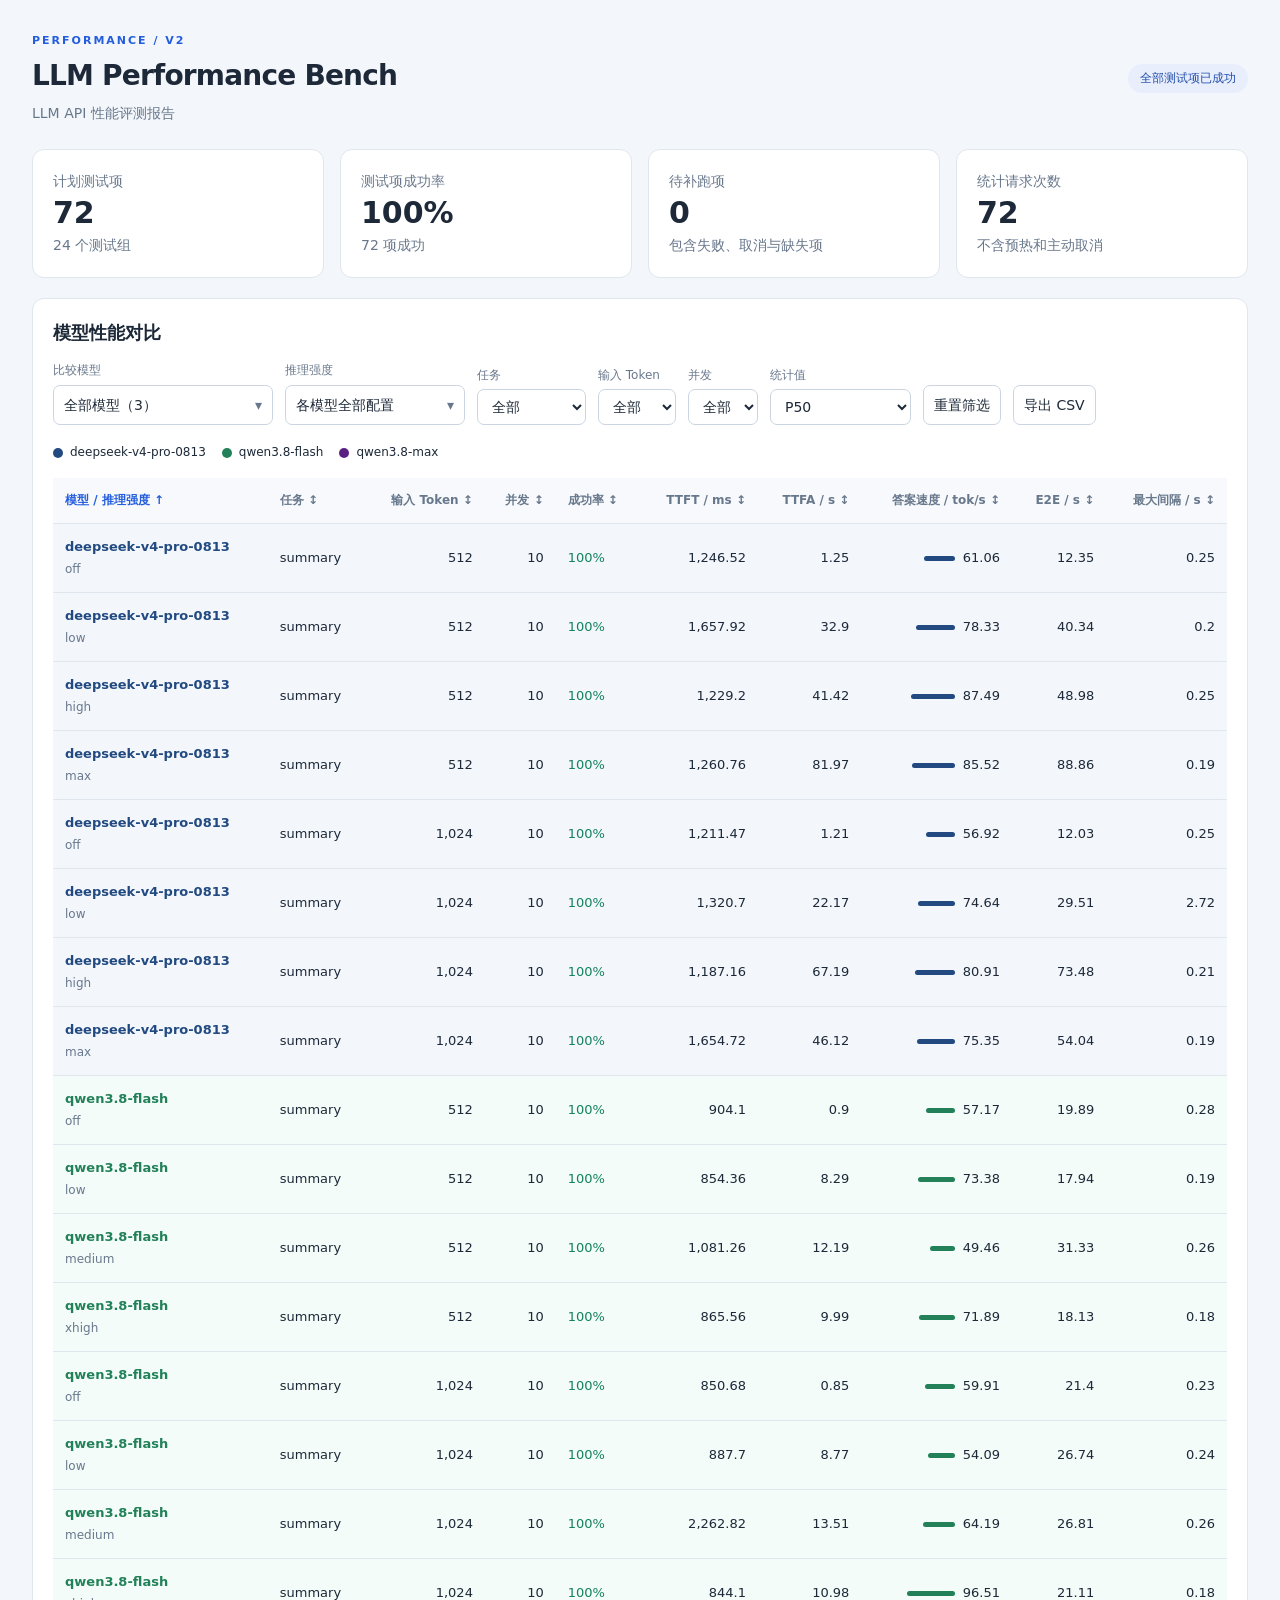
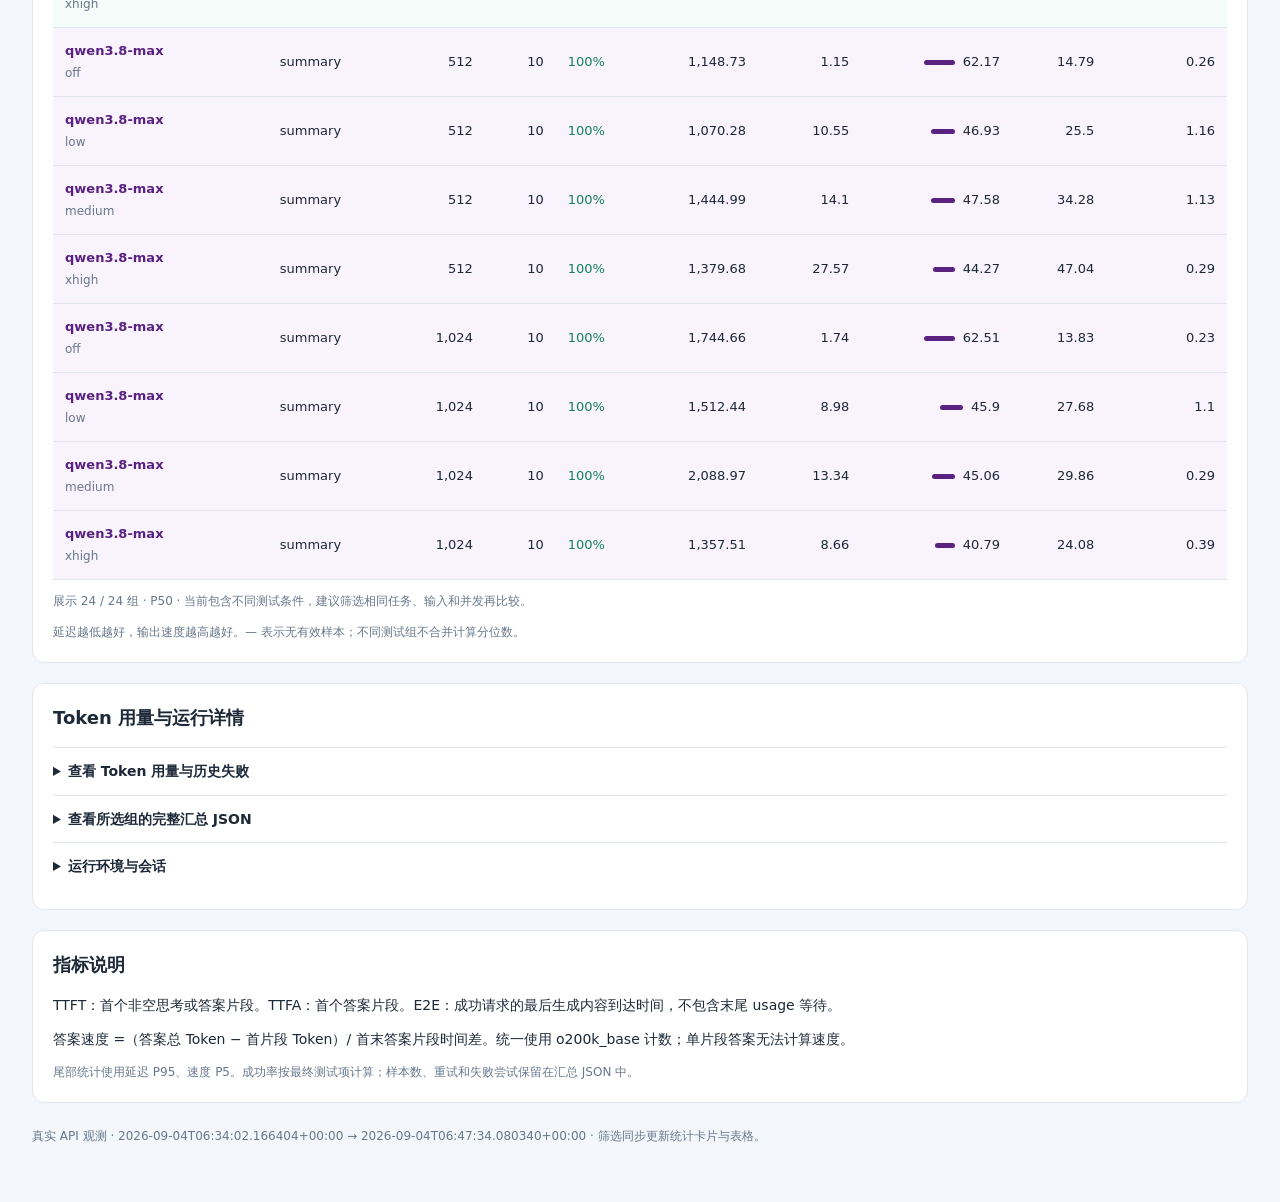
<file: report.html>
<!doctype html>
<html lang="zh-CN">
<head>
<meta charset="utf-8">
<meta name="viewport" content="width=device-width,initial-scale=1">
<title>LLM API 性能评测报告</title>
<style>/* Report design follows llm-performance-547de8c9fda191ddd9991340386e566b.html. */
.offline-report{margin:0;background:#f3f6fa;color:#1d2938}
.offline-report main{box-sizing:border-box;max-width:1600px;margin:auto;padding:32px}
.performance-report{--ink:#1d2938;--muted:#68788c;--line:#e0e6ed;--blue:#245ddd;--surface:#fff;--bg:#f3f6fa;font:14px/1.6 system-ui,-apple-system,"Segoe UI","PingFang SC",sans-serif;color:var(--ink)}
.performance-report *{box-sizing:border-box}
.performance-report [hidden]{display:none!important}
.performance-report .report-header{display:flex;justify-content:space-between;align-items:center;gap:20px;margin-bottom:24px}
.performance-report h1{font-size:28px;letter-spacing:-.8px;margin:4px 0;font-weight:700}
.performance-report h2{font-size:18px;margin:0 0 14px;font-weight:700}
.performance-report p{margin:12px 0 0}
.performance-report .report-eyebrow{color:var(--blue);font-size:11px;font-weight:700;letter-spacing:2px}
.performance-report .report-muted,.performance-report .stat-label,.performance-report .stat-note{color:var(--muted);font-size:14px}
.performance-report .report-badge{display:inline-block;border-radius:20px;padding:5px 12px;background:#e8eefc;color:#234fab;font-size:12px;white-space:nowrap}
.performance-report .report-synthetic{background:#fff0ce;color:#8b5600;padding:14px 20px;border:1px solid #f2d28b;border-radius:12px;margin-bottom:20px}
.performance-report .stats{display:grid;grid-template-columns:repeat(4,minmax(0,1fr));gap:16px;margin:20px 0}
.performance-report .stat,.performance-report .report-panel{border:1px solid var(--line);border-radius:12px;background:var(--surface);padding:20px}
.performance-report .stat-value{font:650 30px/1.4 system-ui,-apple-system,"Segoe UI",sans-serif;letter-spacing:normal;font-variant-numeric:tabular-nums;color:var(--ink)}
.performance-report .report-panel{margin-top:20px;min-width:0}
.performance-report .report-filters{display:flex;flex-wrap:wrap;gap:12px;align-items:end;margin-bottom:18px}
.performance-report .report-filter{font-size:12px;color:var(--muted);display:flex;flex-direction:column;gap:4px;min-width:0}
.performance-report select,.performance-report button{font:14px/1.6 system-ui,-apple-system,"Segoe UI",sans-serif;border:1px solid #cbd5e1;border-radius:7px;background:#fff;color:var(--ink);padding:8px 10px;min-height:0;max-width:100%}
.performance-report button{cursor:pointer;display:inline-block}
.performance-report button:hover{border-color:var(--blue);color:var(--blue);background:#fff}
.performance-report button:disabled{opacity:.45;cursor:default}
.performance-report select,.performance-report summary{cursor:pointer}
.performance-report input[type=checkbox]{min-width:0;width:15px;height:15px;min-height:0;margin:0;flex:none;accent-color:var(--blue)}
.performance-report :is(button,select,input,summary):focus-visible{outline:2px solid var(--blue);outline-offset:2px}
.performance-report .report-picker{position:relative;margin:0;border:0;padding:0;min-width:180px}
.performance-report .report-filter:first-child .report-picker{min-width:220px}
.performance-report .report-picker>summary{display:flex;align-items:center;justify-content:space-between;gap:16px;list-style:none;font-weight:400;border:1px solid #cbd5e1;border-radius:7px;background:#fff;padding:8px 10px;font-size:14px;color:var(--ink)}
.performance-report .report-picker>summary::-webkit-details-marker{display:none}
.performance-report .report-picker>summary::after{content:'▾';color:var(--muted)}
.performance-report .report-picker[open]>summary::after{content:'▴'}
.performance-report .report-menu{position:absolute;top:calc(100% + 6px);left:0;z-index:10;min-width:100%;width:max-content;max-width:min(360px,calc(100vw - 64px));padding:8px;background:#fff;border:1px solid var(--line);border-radius:8px;box-shadow:0 8px 24px #1d293814}
.performance-report .report-menu-actions{display:flex;gap:8px;padding:0 4px 8px;border-bottom:1px solid var(--line)}
.performance-report .report-menu-actions button{font-size:12px;padding:3px 8px}
.performance-report .report-options{max-height:320px;overflow:auto;padding-top:4px}
.performance-report .report-option{display:flex;align-items:center;gap:9px;padding:8px;border-radius:5px;cursor:pointer;color:var(--ink);font-size:13px;overflow-wrap:anywhere}
.performance-report .report-option:hover{background:#f3f6fa}
.performance-report .report-profile-menu{width:340px}
.performance-report .report-menu-note{font-size:12px;color:var(--muted);margin:4px 8px 12px}
.performance-report .report-profile-group{border:0;border-top:1px solid var(--line);margin:4px 0 12px;padding:8px;min-width:0}
.performance-report .report-profile-group legend{font-size:12px;font-weight:600;overflow-wrap:anywhere;max-width:100%;padding:0 4px;color:var(--ink)}
.performance-report .report-profile-group:disabled{opacity:.45}
.performance-report .report-profile-choices{display:flex;flex-wrap:wrap;gap:6px}
.performance-report .report-profile{display:flex;align-items:center;gap:6px;padding:4px 7px;border:1px solid var(--line);border-radius:5px;font-size:12px;cursor:pointer}
.performance-report .report-profile:has(input:checked){background:#e8eefc;border-color:#bdcffa;color:#234fab}
.performance-report .report-model-legend{display:flex;flex-wrap:wrap;gap:8px 16px;margin:0 0 16px;font-size:12px}
.performance-report .report-legend-item{display:inline-flex;align-items:center;gap:7px;overflow-wrap:anywhere}
.performance-report .report-swatch{width:10px;height:10px;border-radius:50%;background:var(--model-color);flex:none}
.performance-report .table-scroll{overflow:auto;border:0;border-radius:0;background:transparent}
.performance-report table{border-collapse:collapse;border-spacing:0;width:100%;white-space:nowrap;font-size:13px;min-width:950px}
.performance-report th,.performance-report td{text-align:left;padding:13px 12px;border-bottom:1px solid var(--line);font-size:13px}
.performance-report th{font-size:12px;color:var(--muted);background:#f7f9fc;font-weight:600}
.performance-report th button{font-size:12px;border:0;border-radius:0;padding:0;min-height:0;background:transparent;text-align:left;font-weight:600;color:inherit}
.performance-report th[aria-sort=ascending],.performance-report th[aria-sort=descending]{color:var(--blue)}
.performance-report th:nth-child(3),.performance-report th:nth-child(4),.performance-report th:nth-child(n+6){text-align:right}
.performance-report td.metric-cell{text-align:right;font-family:inherit;font-variant-numeric:tabular-nums}
.performance-report .report-model-row{background:var(--model-bg)}
.performance-report .report-model-row:hover{background:var(--model-hover)}
.performance-report tbody tr:last-child td{border-bottom:1px solid var(--line)}
.performance-report .report-model-name{display:inline-flex;align-items:center;gap:8px;font-weight:600;color:var(--model-color)}
.performance-report .cell-sub{display:block;font-size:12px;color:var(--muted);margin-top:2px}
.performance-report .report-inline-bar{display:inline-block;height:5px;border-radius:4px;background:var(--model-color);vertical-align:middle;margin-right:8px}
.performance-report .report-ok{color:#14825c}
.performance-report .report-bad{color:#bc4c31}
.performance-report .report-note{font-size:12px;color:var(--muted);margin:12px 0 0}
.performance-report .empty{text-align:center;padding:32px;color:var(--muted)}
.performance-report .report-detail{margin:12px 0;border:0;border-top:1px solid var(--line);border-radius:0;padding:12px 0 0}
.performance-report .report-detail>summary{font-weight:600}
.performance-report .report-detail>.table-scroll{margin-top:12px}
.performance-report pre{white-space:pre-wrap;overflow-wrap:anywhere;background:#f6f8fb;padding:16px;border-radius:8px;font-size:12px;max-height:460px;overflow:auto}
.performance-report .report-footer{margin:24px 0;font-size:12px;color:var(--muted);overflow-wrap:anywhere}
#results:has(.performance-report)>.heading h1,#results:has(.performance-report)>.heading p{display:none}
#results:has(.performance-report)>.heading{justify-content:flex-end}
#results .performance-report{background:var(--bg);padding:24px;border-radius:12px}
@media(max-width:800px){.offline-report main{padding:16px}.performance-report .report-header{align-items:start;flex-direction:column}.performance-report .stats{grid-template-columns:repeat(2,minmax(0,1fr))}.performance-report h1{font-size:24px}.performance-report .report-panel{padding:14px}#results .performance-report{padding:14px}.performance-report .report-filters{gap:10px}.performance-report .report-filter{flex:1 1 40%}.performance-report .report-picker,.performance-report .report-filter:first-child .report-picker{min-width:0}.performance-report .report-menu{max-width:min(300px,calc(100vw - 88px))}.performance-report .report-filter:nth-child(2) .report-menu{left:auto;right:0}}
@media print{.offline-report{background:#fff}.offline-report main{padding:0}.performance-report .report-filters{display:none}.performance-report .table-scroll{overflow:visible}.performance-report table{min-width:0}.performance-report th,.performance-report td{padding:6px;font-size:9px}.performance-report .stat{break-inside:avoid}.performance-report .report-model-row{print-color-adjust:exact}}
</style>
</head>
<body class="offline-report">
<main>
<div id="report"></div>
<noscript>请启用 JavaScript 以查看报告及筛选数据。</noscript>
</main>
<script id="report-data" type="application/json">{"started_at": "2026-09-04T06:34:02.166404+00:00", "finished_at": "2026-09-04T06:47:34.080340+00:00", "status": "complete", "totals": {"planned_cases": 72, "attempted_cases": 72, "successful_cases": 72, "pending_cases": 0, "missing_cases": 0, "requests": 72, "retry_attempts": 0, "success_rate": 1.0, "new_attempts": 48, "skipped_successes": 24, "warmup_requests": 0}, "summary": [{"endpoint_id": "qwen3.8-max", "model": "qwen3.8-max", "base_url": "https://ws-ebzun9rcecl8l3rh.ap-southeast-1.maas.aliyuncs.com/compatible-mode/v1", "api_key_env": "DASHSCOPE_API_KEY", "profile": "off", "thinking_enabled": false, "parameters": {"enable_thinking": false}, "task": "summary", "target_input_tokens": 512, "concurrency": 10, "cache_state": "uncontrolled", "timeout_seconds": 600, "warmup": 0, "include_usage": true, "tokenizer": "o200k_base", "benchmark_input_tokens": 512, "prompt_sha256": "12827de9ee0cedc6dee3c9152235e2354dd014bcdabca261ee753d57d9403a70", "group_id": "03e2927a9e1af03b", "repetitions": 3, "planned_cases": 3, "attempted_cases": 3, "successful_cases": 3, "pending_cases": 0, "missing_cases": 0, "requests": 3, "retry_attempts": 0, "success_rate": 1.0, "errors": {}, "session_ids": ["20260904T063840455746Z"], "metrics": {"ttft_ms": {"n": 3, "mean": 1187.7279446659184, "p50": 1148.7346249996335, "p95": 1386.6312505953829}, "ttfa_seconds": {"n": 3, "mean": 1.1877279446659184, "p50": 1.1487346249996335, "p95": 1.3866312505953828}, "e2e_seconds": {"n": 3, "mean": 14.058817639001063, "p50": 14.785252666995802, "p95": 15.006246767001722}, "output_speed_tps": {"n": 3, "mean": 61.68979037849671, "p50": 62.16653452175637, "p5": 60.73278611734327}, "max_answer_gap_seconds": {"n": 3, "mean": 0.2546076529979473, "p50": 0.2599310419973335, "p95": 0.2772064672943088}, "prompt_tokens": {"n": 3, "mean": 474, "p50": 474.0, "p95": 474.0}, "completion_tokens": {"n": 3, "mean": 622.3333333333334, "p50": 640.0, "p95": 672.4}, "reasoning_tokens": {"n": 3, "mean": 0, "p50": 0.0, "p95": 0.0}, "answer_tokens": {"n": 3, "mean": 622.3333333333334, "p50": 640.0, "p95": 672.4}, "benchmark_answer_tokens": {"n": 3, "mean": 794.6666666666666, "p50": 811.0, "p95": 858.7}}}, {"endpoint_id": "qwen3.8-max", "model": "qwen3.8-max", "base_url": "https://ws-ebzun9rcecl8l3rh.ap-southeast-1.maas.aliyuncs.com/compatible-mode/v1", "api_key_env": "DASHSCOPE_API_KEY", "profile": "low", "thinking_enabled": true, "parameters": {"enable_thinking": true, "reasoning_effort": "low"}, "task": "summary", "target_input_tokens": 512, "concurrency": 10, "cache_state": "uncontrolled", "timeout_seconds": 600, "warmup": 0, "include_usage": true, "tokenizer": "o200k_base", "benchmark_input_tokens": 512, "prompt_sha256": "12827de9ee0cedc6dee3c9152235e2354dd014bcdabca261ee753d57d9403a70", "group_id": "8ca4aca47bb8cd49", "repetitions": 3, "planned_cases": 3, "attempted_cases": 3, "successful_cases": 3, "pending_cases": 0, "missing_cases": 0, "requests": 3, "retry_attempts": 0, "success_rate": 1.0, "errors": {}, "session_ids": ["20260904T063345052175Z"], "metrics": {"ttft_ms": {"n": 3, "mean": 1079.622458331869, "p50": 1070.2772920049028, "p95": 1294.4574288958393}, "ttfa_seconds": {"n": 3, "mean": 10.250844222330974, "p50": 10.548519291995035, "p95": 11.560261116700712}, "e2e_seconds": {"n": 3, "mean": 25.47644104166587, "p50": 25.501949207995494, "p95": 26.93727277110229}, "output_speed_tps": {"n": 3, "mean": 46.962202833975525, "p50": 46.93030002366819, "p5": 46.8219709968405}, "max_answer_gap_seconds": {"n": 3, "mean": 0.8910759029992429, "p50": 1.1641856670030393, "p95": 1.2140929916975438}, "prompt_tokens": {"n": 3, "mean": 498, "p50": 498.0, "p95": 498.0}, "completion_tokens": {"n": 3, "mean": 1002, "p50": 990.0, "p95": 1071.0}, "reasoning_tokens": {"n": 3, "mean": 423.6666666666667, "p50": 424.0, "p95": 479.8}, "answer_tokens": {"n": 3, "mean": 578.3333333333334, "p50": 575.0, "p95": 592.1}, "benchmark_answer_tokens": {"n": 3, "mean": 717, "p50": 720.0, "p95": 722.7}}}, {"endpoint_id": "qwen3.8-max", "model": "qwen3.8-max", "base_url": "https://ws-ebzun9rcecl8l3rh.ap-southeast-1.maas.aliyuncs.com/compatible-mode/v1", "api_key_env": "DASHSCOPE_API_KEY", "profile": "medium", "thinking_enabled": true, "parameters": {"enable_thinking": true, "reasoning_effort": "medium"}, "task": "summary", "target_input_tokens": 512, "concurrency": 10, "cache_state": "uncontrolled", "timeout_seconds": 600, "warmup": 0, "include_usage": true, "tokenizer": "o200k_base", "benchmark_input_tokens": 512, "prompt_sha256": "12827de9ee0cedc6dee3c9152235e2354dd014bcdabca261ee753d57d9403a70", "group_id": "ac75e386b718949f", "repetitions": 3, "planned_cases": 3, "attempted_cases": 3, "successful_cases": 3, "pending_cases": 0, "missing_cases": 0, "requests": 3, "retry_attempts": 0, "success_rate": 1.0, "errors": {}, "session_ids": ["20260904T063345052175Z"], "metrics": {"ttft_ms": {"n": 3, "mean": 1583.2492496677635, "p50": 1444.991290998587, "p95": 2045.2839416029747}, "ttfa_seconds": {"n": 3, "mean": 13.88639034700221, "p50": 14.103302167000948, "p95": 15.06770507890251}, "e2e_seconds": {"n": 3, "mean": 34.24898247233796, "p50": 34.279085167007, "p95": 36.203700366701376}, "output_speed_tps": {"n": 3, "mean": 48.66235393891843, "p50": 47.5817964536847, "p5": 47.31178687261643}, "max_answer_gap_seconds": {"n": 3, "mean": 0.8720974166693244, "p50": 1.1298609170044074, "p95": 1.1891041666982347}, "prompt_tokens": {"n": 3, "mean": 472, "p50": 472.0, "p95": 472.0}, "completion_tokens": {"n": 3, "mean": 1358.3333333333333, "p50": 1318.0, "p95": 1447.6}, "reasoning_tokens": {"n": 3, "mean": 564.6666666666666, "p50": 555.0, "p95": 594.6}, "answer_tokens": {"n": 3, "mean": 793.6666666666666, "p50": 763.0, "p95": 853.0}, "benchmark_answer_tokens": {"n": 3, "mean": 994.3333333333334, "p50": 962.0, "p95": 1076.3}}}, {"endpoint_id": "qwen3.8-max", "model": "qwen3.8-max", "base_url": "https://ws-ebzun9rcecl8l3rh.ap-southeast-1.maas.aliyuncs.com/compatible-mode/v1", "api_key_env": "DASHSCOPE_API_KEY", "profile": "xhigh", "thinking_enabled": true, "parameters": {"enable_thinking": true, "reasoning_effort": "xhigh"}, "task": "summary", "target_input_tokens": 512, "concurrency": 10, "cache_state": "uncontrolled", "timeout_seconds": 600, "warmup": 0, "include_usage": true, "tokenizer": "o200k_base", "benchmark_input_tokens": 512, "prompt_sha256": "12827de9ee0cedc6dee3c9152235e2354dd014bcdabca261ee753d57d9403a70", "group_id": "8ce2647c674b209e", "repetitions": 3, "planned_cases": 3, "attempted_cases": 3, "successful_cases": 3, "pending_cases": 0, "missing_cases": 0, "requests": 3, "retry_attempts": 0, "success_rate": 1.0, "errors": {}, "session_ids": ["20260904T063345052175Z"], "metrics": {"ttft_ms": {"n": 3, "mean": 1330.1295416652767, "p50": 1379.6840409995639, "p95": 1389.3011790991295}, "ttfa_seconds": {"n": 3, "mean": 28.080461208330235, "p50": 27.56985983299819, "p95": 32.69467669609585}, "e2e_seconds": {"n": 3, "mean": 46.089289875000155, "p50": 47.03720308300399, "p95": 49.15830002049988}, "output_speed_tps": {"n": 3, "mean": 44.15426323442894, "p50": 44.265682545785566, "p5": 43.95430401789443}, "max_answer_gap_seconds": {"n": 3, "mean": 0.5854765976643345, "p50": 0.2935742920017219, "p95": 1.0857318297974414}, "prompt_tokens": {"n": 3, "mean": 510, "p50": 510.0, "p95": 510.0}, "completion_tokens": {"n": 3, "mean": 1662.3333333333333, "p50": 1741.0, "p95": 1778.8}, "reasoning_tokens": {"n": 3, "mean": 987.6666666666666, "p50": 1016.0, "p95": 1153.7}, "answer_tokens": {"n": 3, "mean": 674.6666666666666, "p50": 685.0, "p95": 721.0}, "benchmark_answer_tokens": {"n": 3, "mean": 796.3333333333334, "p50": 818.0, "p95": 852.2}}}, {"endpoint_id": "qwen3.8-max", "model": "qwen3.8-max", "base_url": "https://ws-ebzun9rcecl8l3rh.ap-southeast-1.maas.aliyuncs.com/compatible-mode/v1", "api_key_env": "DASHSCOPE_API_KEY", "profile": "off", "thinking_enabled": false, "parameters": {"enable_thinking": false}, "task": "summary", "target_input_tokens": 1024, "concurrency": 10, "cache_state": "uncontrolled", "timeout_seconds": 600, "warmup": 0, "include_usage": true, "tokenizer": "o200k_base", "benchmark_input_tokens": 1024, "prompt_sha256": "ad2e0c2431e1667b5d6f07db20cdab775181355ee6055f69dd25dd264fdaca35", "group_id": "4385a215180347f0", "repetitions": 3, "planned_cases": 3, "attempted_cases": 3, "successful_cases": 3, "pending_cases": 0, "missing_cases": 0, "requests": 3, "retry_attempts": 0, "success_rate": 1.0, "errors": {}, "session_ids": ["20260904T063345052175Z"], "metrics": {"ttft_ms": {"n": 3, "mean": 1822.0804166679347, "p50": 1744.6612500061747, "p95": 2169.6466499983217}, "ttfa_seconds": {"n": 3, "mean": 1.8220804166679347, "p50": 1.7446612500061747, "p95": 2.1696466499983216}, "e2e_seconds": {"n": 3, "mean": 13.350645444668771, "p50": 13.833113708002202, "p95": 14.067725333605631}, "output_speed_tps": {"n": 3, "mean": 62.69277227246753, "p50": 62.514514977603326, "p5": 61.802958805469345}, "max_answer_gap_seconds": {"n": 3, "mean": 0.2382484723299664, "p50": 0.2321735829973477, "p95": 0.25156363389396574}, "prompt_tokens": {"n": 3, "mean": 926, "p50": 926.0, "p95": 926.0}, "completion_tokens": {"n": 3, "mean": 569.6666666666666, "p50": 572.0, "p95": 601.7}, "reasoning_tokens": {"n": 3, "mean": 0, "p50": 0.0, "p95": 0.0}, "answer_tokens": {"n": 3, "mean": 569.6666666666666, "p50": 572.0, "p95": 601.7}, "benchmark_answer_tokens": {"n": 3, "mean": 723.3333333333334, "p50": 718.0, "p95": 767.5}}}, {"endpoint_id": "qwen3.8-max", "model": "qwen3.8-max", "base_url": "https://ws-ebzun9rcecl8l3rh.ap-southeast-1.maas.aliyuncs.com/compatible-mode/v1", "api_key_env": "DASHSCOPE_API_KEY", "profile": "low", "thinking_enabled": true, "parameters": {"enable_thinking": true, "reasoning_effort": "low"}, "task": "summary", "target_input_tokens": 1024, "concurrency": 10, "cache_state": "uncontrolled", "timeout_seconds": 600, "warmup": 0, "include_usage": true, "tokenizer": "o200k_base", "benchmark_input_tokens": 1024, "prompt_sha256": "ad2e0c2431e1667b5d6f07db20cdab775181355ee6055f69dd25dd264fdaca35", "group_id": "6a7137f65dac1d74", "repetitions": 3, "planned_cases": 3, "attempted_cases": 3, "successful_cases": 3, "pending_cases": 0, "missing_cases": 0, "requests": 3, "retry_attempts": 0, "success_rate": 1.0, "errors": {}, "session_ids": ["20260904T063345052175Z", "20260904T063840455746Z"], "metrics": {"ttft_ms": {"n": 3, "mean": 1516.344750331579, "p50": 1512.4418339983094, "p95": 1730.9590205994027}, "ttfa_seconds": {"n": 3, "mean": 12.052748278001673, "p50": 8.975824250002916, "p95": 17.54830853779931}, "e2e_seconds": {"n": 3, "mean": 29.872380819666432, "p50": 27.682539250003174, "p95": 36.04472912559504}, "output_speed_tps": {"n": 3, "mean": 44.86579884016317, "p50": 45.904698547401665, "p5": 42.46104847890158}, "max_answer_gap_seconds": {"n": 3, "mean": 0.8456288473316818, "p50": 1.0956581249993178, "p95": 1.1498053127950698}, "prompt_tokens": {"n": 3, "mean": 950, "p50": 950.0, "p95": 950.0}, "completion_tokens": {"n": 3, "mean": 1069.6666666666667, "p50": 1029.0, "p95": 1287.3}, "reasoning_tokens": {"n": 3, "mean": 429.3333333333333, "p50": 336.0, "p95": 606.9}, "answer_tokens": {"n": 3, "mean": 640.3333333333334, "p50": 679.0, "p95": 691.6}, "benchmark_answer_tokens": {"n": 3, "mean": 804, "p50": 850.0, "p95": 871.6}}}, {"endpoint_id": "qwen3.8-max", "model": "qwen3.8-max", "base_url": "https://ws-ebzun9rcecl8l3rh.ap-southeast-1.maas.aliyuncs.com/compatible-mode/v1", "api_key_env": "DASHSCOPE_API_KEY", "profile": "medium", "thinking_enabled": true, "parameters": {"enable_thinking": true, "reasoning_effort": "medium"}, "task": "summary", "target_input_tokens": 1024, "concurrency": 10, "cache_state": "uncontrolled", "timeout_seconds": 600, "warmup": 0, "include_usage": true, "tokenizer": "o200k_base", "benchmark_input_tokens": 1024, "prompt_sha256": "ad2e0c2431e1667b5d6f07db20cdab775181355ee6055f69dd25dd264fdaca35", "group_id": "7ff6b1c7f8d28511", "repetitions": 3, "planned_cases": 3, "attempted_cases": 3, "successful_cases": 3, "pending_cases": 0, "missing_cases": 0, "requests": 3, "retry_attempts": 0, "success_rate": 1.0, "errors": {}, "session_ids": ["20260904T063840455746Z", "20260904T063949626328Z"], "metrics": {"ttft_ms": {"n": 3, "mean": 2129.9955696692145, "p50": 2088.971084005607, "p95": 2218.698020902957}, "ttfa_seconds": {"n": 3, "mean": 13.179905056002704, "p50": 13.335782959002245, "p95": 15.89447928340087}, "e2e_seconds": {"n": 3, "mean": 31.225828597666503, "p50": 29.85620845900121, "p95": 35.02526714589694}, "output_speed_tps": {"n": 3, "mean": 45.41433679266399, "p50": 45.063569033576584, "p5": 45.055606138844226}, "max_answer_gap_seconds": {"n": 3, "mean": 0.5304996110013841, "p50": 0.2936282910013688, "p95": 0.9358080665973829}, "prompt_tokens": {"n": 3, "mean": 924, "p50": 924.0, "p95": 924.0}, "completion_tokens": {"n": 3, "mean": 1103, "p50": 1078.0, "p95": 1231.0}, "reasoning_tokens": {"n": 3, "mean": 459, "p50": 473.0, "p95": 561.2}, "answer_tokens": {"n": 3, "mean": 644, "p50": 650.0, "p95": 674.3}, "benchmark_answer_tokens": {"n": 3, "mean": 821, "p50": 821.0, "p95": 872.3}}}, {"endpoint_id": "qwen3.8-max", "model": "qwen3.8-max", "base_url": "https://ws-ebzun9rcecl8l3rh.ap-southeast-1.maas.aliyuncs.com/compatible-mode/v1", "api_key_env": "DASHSCOPE_API_KEY", "profile": "xhigh", "thinking_enabled": true, "parameters": {"enable_thinking": true, "reasoning_effort": "xhigh"}, "task": "summary", "target_input_tokens": 1024, "concurrency": 10, "cache_state": "uncontrolled", "timeout_seconds": 600, "warmup": 0, "include_usage": true, "tokenizer": "o200k_base", "benchmark_input_tokens": 1024, "prompt_sha256": "ad2e0c2431e1667b5d6f07db20cdab775181355ee6055f69dd25dd264fdaca35", "group_id": "1f6d1f23962df445", "repetitions": 3, "planned_cases": 3, "attempted_cases": 3, "successful_cases": 3, "pending_cases": 0, "missing_cases": 0, "requests": 3, "retry_attempts": 0, "success_rate": 1.0, "errors": {}, "session_ids": ["20260904T063949626328Z"], "metrics": {"ttft_ms": {"n": 3, "mean": 1348.3071526667725, "p50": 1357.5113749975571, "p95": 1377.9559622016677}, "ttfa_seconds": {"n": 3, "mean": 12.203443194666761, "p50": 8.663011583994376, "p95": 21.56752684590101}, "e2e_seconds": {"n": 3, "mean": 26.515191556000598, "p50": 24.08375733399589, "p95": 33.73186417120159}, "output_speed_tps": {"n": 3, "mean": 41.81002732467995, "p50": 40.78920761662504, "p5": 39.30680534257068}, "max_answer_gap_seconds": {"n": 3, "mean": 0.6081887633311757, "p50": 0.38530441599868936, "p95": 1.070400091297779}, "prompt_tokens": {"n": 3, "mean": 962, "p50": 962.0, "p95": 962.0}, "completion_tokens": {"n": 3, "mean": 871.6666666666666, "p50": 806.0, "p95": 1106.6}, "reasoning_tokens": {"n": 3, "mean": 367, "p50": 266.0, "p95": 644.9}, "answer_tokens": {"n": 3, "mean": 504.6666666666667, "p50": 521.0, "p95": 538.1}, "benchmark_answer_tokens": {"n": 3, "mean": 595.3333333333334, "p50": 616.0, "p95": 630.4}}}, {"endpoint_id": "qwen3.8-flash", "model": "qwen3.8-flash", "base_url": "https://ws-ebzun9rcecl8l3rh.ap-southeast-1.maas.aliyuncs.com/compatible-mode/v1", "api_key_env": "DASHSCOPE_API_KEY", "profile": "off", "thinking_enabled": false, "parameters": {"enable_thinking": false}, "task": "summary", "target_input_tokens": 512, "concurrency": 10, "cache_state": "uncontrolled", "timeout_seconds": 600, "warmup": 0, "include_usage": true, "tokenizer": "o200k_base", "benchmark_input_tokens": 512, "prompt_sha256": "12827de9ee0cedc6dee3c9152235e2354dd014bcdabca261ee753d57d9403a70", "group_id": "97a2ebebfbe63e46", "repetitions": 3, "planned_cases": 3, "attempted_cases": 3, "successful_cases": 3, "pending_cases": 0, "missing_cases": 0, "requests": 3, "retry_attempts": 0, "success_rate": 1.0, "errors": {}, "session_ids": ["20260904T063840455746Z"], "metrics": {"ttft_ms": {"n": 3, "mean": 892.783610666811, "p50": 904.0987910047988, "p95": 927.066228496551}, "ttfa_seconds": {"n": 3, "mean": 0.892783610666811, "p50": 0.9040987910047988, "p95": 0.9270662284965511}, "e2e_seconds": {"n": 3, "mean": 20.652067013666965, "p50": 19.891917959001148, "p95": 23.316356495297804}, "output_speed_tps": {"n": 3, "mean": 54.08941341067884, "p50": 57.1735054298219, "p5": 48.766062899595354}, "max_answer_gap_seconds": {"n": 3, "mean": 0.2818326943330855, "p50": 0.28250520800065715, "p95": 0.2955144082989136}, "prompt_tokens": {"n": 3, "mean": 474, "p50": 474.0, "p95": 474.0}, "completion_tokens": {"n": 3, "mean": 846.6666666666666, "p50": 872.0, "p95": 881.0}, "reasoning_tokens": {"n": 3, "mean": 0, "p50": 0.0, "p95": 0.0}, "answer_tokens": {"n": 3, "mean": 846.6666666666666, "p50": 872.0, "p95": 881.0}, "benchmark_answer_tokens": {"n": 3, "mean": 1061.3333333333333, "p50": 1091.0, "p95": 1091.0}}}, {"endpoint_id": "qwen3.8-flash", "model": "qwen3.8-flash", "base_url": "https://ws-ebzun9rcecl8l3rh.ap-southeast-1.maas.aliyuncs.com/compatible-mode/v1", "api_key_env": "DASHSCOPE_API_KEY", "profile": "low", "thinking_enabled": true, "parameters": {"enable_thinking": true, "reasoning_effort": "low"}, "task": "summary", "target_input_tokens": 512, "concurrency": 10, "cache_state": "uncontrolled", "timeout_seconds": 600, "warmup": 0, "include_usage": true, "tokenizer": "o200k_base", "benchmark_input_tokens": 512, "prompt_sha256": "12827de9ee0cedc6dee3c9152235e2354dd014bcdabca261ee753d57d9403a70", "group_id": "0105db42ccbad97c", "repetitions": 3, "planned_cases": 3, "attempted_cases": 3, "successful_cases": 3, "pending_cases": 0, "missing_cases": 0, "requests": 3, "retry_attempts": 0, "success_rate": 1.0, "errors": {}, "session_ids": ["20260904T063840455746Z"], "metrics": {"ttft_ms": {"n": 3, "mean": 925.3269446659639, "p50": 854.3586250016233, "p95": 1050.762438102538}, "ttfa_seconds": {"n": 3, "mean": 8.677450736332199, "p50": 8.286085375002585, "p95": 11.998908024997217}, "e2e_seconds": {"n": 3, "mean": 19.785505527999096, "p50": 17.944731584000692, "p95": 23.709475708095123}, "output_speed_tps": {"n": 3, "mean": 72.80749566198861, "p50": 73.38448618542883, "p5": 66.93443954506742}, "max_answer_gap_seconds": {"n": 3, "mean": 0.21218172199830101, "p50": 0.18707500000164146, "p95": 0.26272862469631947}, "prompt_tokens": {"n": 3, "mean": 498, "p50": 498.0, "p95": 498.0}, "completion_tokens": {"n": 3, "mean": 1099, "p50": 985.0, "p95": 1362.1}, "reasoning_tokens": {"n": 3, "mean": 451, "p50": 464.0, "p95": 640.4}, "answer_tokens": {"n": 3, "mean": 648, "p50": 679.0, "p95": 737.5}, "benchmark_answer_tokens": {"n": 3, "mean": 809, "p50": 839.0, "p95": 931.7}}}, {"endpoint_id": "qwen3.8-flash", "model": "qwen3.8-flash", "base_url": "https://ws-ebzun9rcecl8l3rh.ap-southeast-1.maas.aliyuncs.com/compatible-mode/v1", "api_key_env": "DASHSCOPE_API_KEY", "profile": "medium", "thinking_enabled": true, "parameters": {"enable_thinking": true, "reasoning_effort": "medium"}, "task": "summary", "target_input_tokens": 512, "concurrency": 10, "cache_state": "uncontrolled", "timeout_seconds": 600, "warmup": 0, "include_usage": true, "tokenizer": "o200k_base", "benchmark_input_tokens": 512, "prompt_sha256": "12827de9ee0cedc6dee3c9152235e2354dd014bcdabca261ee753d57d9403a70", "group_id": "52c4afcf83e6cfd9", "repetitions": 3, "planned_cases": 3, "attempted_cases": 3, "successful_cases": 3, "pending_cases": 0, "missing_cases": 0, "requests": 3, "retry_attempts": 0, "success_rate": 1.0, "errors": {}, "session_ids": ["20260904T063840455746Z", "20260904T063949626328Z"], "metrics": {"ttft_ms": {"n": 3, "mean": 1500.4698886647627, "p50": 1081.263249994663, "p95": 2514.199712496338}, "ttfa_seconds": {"n": 3, "mean": 11.398025944666491, "p50": 12.189340042001277, "p95": 12.515523478901013}, "e2e_seconds": {"n": 3, "mean": 30.95780474999871, "p50": 31.334207166997658, "p95": 32.88026822859756}, "output_speed_tps": {"n": 3, "mean": 48.986132453551114, "p50": 49.46272286057678, "p5": 47.63134263230352}, "max_answer_gap_seconds": {"n": 3, "mean": 0.28657819433283294, "p50": 0.26279558299575, "p95": 0.34324639579863286}, "prompt_tokens": {"n": 3, "mean": 472, "p50": 472.0, "p95": 472.0}, "completion_tokens": {"n": 3, "mean": 1255.3333333333333, "p50": 1219.0, "p95": 1378.3}, "reasoning_tokens": {"n": 3, "mean": 486, "p50": 453.0, "p95": 575.4}, "answer_tokens": {"n": 3, "mean": 769.3333333333334, "p50": 766.0, "p95": 802.9}, "benchmark_answer_tokens": {"n": 3, "mean": 960.6666666666666, "p50": 956.0, "p95": 1010.0}}}, {"endpoint_id": "qwen3.8-flash", "model": "qwen3.8-flash", "base_url": "https://ws-ebzun9rcecl8l3rh.ap-southeast-1.maas.aliyuncs.com/compatible-mode/v1", "api_key_env": "DASHSCOPE_API_KEY", "profile": "xhigh", "thinking_enabled": true, "parameters": {"enable_thinking": true, "reasoning_effort": "xhigh"}, "task": "summary", "target_input_tokens": 512, "concurrency": 10, "cache_state": "uncontrolled", "timeout_seconds": 600, "warmup": 0, "include_usage": true, "tokenizer": "o200k_base", "benchmark_input_tokens": 512, "prompt_sha256": "12827de9ee0cedc6dee3c9152235e2354dd014bcdabca261ee753d57d9403a70", "group_id": "3f81f8a6c1c17ad0", "repetitions": 3, "planned_cases": 3, "attempted_cases": 3, "successful_cases": 3, "pending_cases": 0, "missing_cases": 0, "requests": 3, "retry_attempts": 0, "success_rate": 1.0, "errors": {}, "session_ids": ["20260904T063949626328Z"], "metrics": {"ttft_ms": {"n": 3, "mean": 847.2677223326173, "p50": 865.5590829948778, "p95": 922.1212713986461}, "ttfa_seconds": {"n": 3, "mean": 8.82883644466589, "p50": 9.992411374994845, "p95": 11.303437738102366}, "e2e_seconds": {"n": 3, "mean": 18.203099777999643, "p50": 18.12956562499312, "p95": 22.946166350600834}, "output_speed_tps": {"n": 3, "mean": 76.75087205930305, "p50": 71.89245552277984, "p5": 62.24135322615414}, "max_answer_gap_seconds": {"n": 3, "mean": 0.16699119433421097, "p50": 0.1833964580000611, "p95": 0.1838890955055831}, "prompt_tokens": {"n": 3, "mean": 510, "p50": 510.0, "p95": 510.0}, "completion_tokens": {"n": 3, "mean": 1054.3333333333333, "p50": 1014.0, "p95": 1131.9}, "reasoning_tokens": {"n": 3, "mean": 472.3333333333333, "p50": 508.0, "p95": 528.7}, "answer_tokens": {"n": 3, "mean": 582, "p50": 614.0, "p95": 633.8}, "benchmark_answer_tokens": {"n": 3, "mean": 700, "p50": 738.0, "p95": 770.4}}}, {"endpoint_id": "qwen3.8-flash", "model": "qwen3.8-flash", "base_url": "https://ws-ebzun9rcecl8l3rh.ap-southeast-1.maas.aliyuncs.com/compatible-mode/v1", "api_key_env": "DASHSCOPE_API_KEY", "profile": "off", "thinking_enabled": false, "parameters": {"enable_thinking": false}, "task": "summary", "target_input_tokens": 1024, "concurrency": 10, "cache_state": "uncontrolled", "timeout_seconds": 600, "warmup": 0, "include_usage": true, "tokenizer": "o200k_base", "benchmark_input_tokens": 1024, "prompt_sha256": "ad2e0c2431e1667b5d6f07db20cdab775181355ee6055f69dd25dd264fdaca35", "group_id": "5ce51f9829f1d449", "repetitions": 3, "planned_cases": 3, "attempted_cases": 3, "successful_cases": 3, "pending_cases": 0, "missing_cases": 0, "requests": 3, "retry_attempts": 0, "success_rate": 1.0, "errors": {}, "session_ids": ["20260904T063949626328Z"], "metrics": {"ttft_ms": {"n": 3, "mean": 1402.691402671432, "p50": 850.6774160050554, "p95": 2382.76560410377}, "ttfa_seconds": {"n": 3, "mean": 1.4026914026714319, "p50": 0.8506774160050554, "p95": 2.3827656041037697}, "e2e_seconds": {"n": 3, "mean": 21.750002055666602, "p50": 21.39640800000052, "p95": 23.373592462498344}, "output_speed_tps": {"n": 3, "mean": 60.14882418353629, "p50": 59.9148443690457, "p5": 55.81427910162157}, "max_answer_gap_seconds": {"n": 3, "mean": 0.22968134699961715, "p50": 0.23135945799731417, "p95": 0.2370101826985774}, "prompt_tokens": {"n": 3, "mean": 926, "p50": 926.0, "p95": 926.0}, "completion_tokens": {"n": 3, "mean": 983, "p50": 1021.0, "p95": 1021.9}, "reasoning_tokens": {"n": 3, "mean": 0, "p50": 0.0, "p95": 0.0}, "answer_tokens": {"n": 3, "mean": 983, "p50": 1021.0, "p95": 1021.9}, "benchmark_answer_tokens": {"n": 3, "mean": 1220.6666666666667, "p50": 1261.0, "p95": 1269.1}}}, {"endpoint_id": "qwen3.8-flash", "model": "qwen3.8-flash", "base_url": "https://ws-ebzun9rcecl8l3rh.ap-southeast-1.maas.aliyuncs.com/compatible-mode/v1", "api_key_env": "DASHSCOPE_API_KEY", "profile": "low", "thinking_enabled": true, "parameters": {"enable_thinking": true, "reasoning_effort": "low"}, "task": "summary", "target_input_tokens": 1024, "concurrency": 10, "cache_state": "uncontrolled", "timeout_seconds": 600, "warmup": 0, "include_usage": true, "tokenizer": "o200k_base", "benchmark_input_tokens": 1024, "prompt_sha256": "ad2e0c2431e1667b5d6f07db20cdab775181355ee6055f69dd25dd264fdaca35", "group_id": "7289009ca92694da", "repetitions": 3, "planned_cases": 3, "attempted_cases": 3, "successful_cases": 3, "pending_cases": 0, "missing_cases": 0, "requests": 3, "retry_attempts": 0, "success_rate": 1.0, "errors": {}, "session_ids": ["20260904T063949626328Z"], "metrics": {"ttft_ms": {"n": 3, "mean": 930.9160276679904, "p50": 887.7005000031204, "p95": 1081.9637747001252}, "ttfa_seconds": {"n": 3, "mean": 8.20953143066678, "p50": 8.76603299999988, "p95": 10.86940481279962}, "e2e_seconds": {"n": 3, "mean": 24.10351779166619, "p50": 26.74440954199963, "p95": 28.65495256669892}, "output_speed_tps": {"n": 3, "mean": 60.75887935025846, "p50": 54.087587079376775, "p5": 52.10745832613519}, "max_answer_gap_seconds": {"n": 3, "mean": 0.2457429859956998, "p50": 0.23645354099426186, "p95": 0.26571554159527294}, "prompt_tokens": {"n": 3, "mean": 950, "p50": 950.0, "p95": 950.0}, "completion_tokens": {"n": 3, "mean": 1142.3333333333333, "p50": 1160.0, "p95": 1260.8}, "reasoning_tokens": {"n": 3, "mean": 380.6666666666667, "p50": 417.0, "p95": 464.7}, "answer_tokens": {"n": 3, "mean": 761.6666666666666, "p50": 740.0, "p95": 843.5}, "benchmark_answer_tokens": {"n": 3, "mean": 935.3333333333334, "p50": 913.0, "p95": 1032.7}}}, {"endpoint_id": "qwen3.8-flash", "model": "qwen3.8-flash", "base_url": "https://ws-ebzun9rcecl8l3rh.ap-southeast-1.maas.aliyuncs.com/compatible-mode/v1", "api_key_env": "DASHSCOPE_API_KEY", "profile": "medium", "thinking_enabled": true, "parameters": {"enable_thinking": true, "reasoning_effort": "medium"}, "task": "summary", "target_input_tokens": 1024, "concurrency": 10, "cache_state": "uncontrolled", "timeout_seconds": 600, "warmup": 0, "include_usage": true, "tokenizer": "o200k_base", "benchmark_input_tokens": 1024, "prompt_sha256": "ad2e0c2431e1667b5d6f07db20cdab775181355ee6055f69dd25dd264fdaca35", "group_id": "408c30fd4fe0796f", "repetitions": 3, "planned_cases": 3, "attempted_cases": 3, "successful_cases": 3, "pending_cases": 0, "missing_cases": 0, "requests": 3, "retry_attempts": 0, "success_rate": 1.0, "errors": {}, "session_ids": ["20260904T063949626328Z"], "metrics": {"ttft_ms": {"n": 3, "mean": 2308.346806001888, "p50": 2262.820459000068, "p95": 2434.2058084024757}, "ttfa_seconds": {"n": 3, "mean": 12.89764515300097, "p50": 13.5144538750028, "p95": 13.97209127500173}, "e2e_seconds": {"n": 3, "mean": 27.235273555668147, "p50": 26.805424167003366, "p95": 28.968930191700203}, "output_speed_tps": {"n": 3, "mean": 65.4430108060696, "p50": 64.18752370436563, "p5": 59.23220146913145}, "max_answer_gap_seconds": {"n": 3, "mean": 0.24774961100047221, "p50": 0.25660749999951804, "p95": 0.26814426249984535}, "prompt_tokens": {"n": 3, "mean": 924, "p50": 924.0, "p95": 924.0}, "completion_tokens": {"n": 3, "mean": 1355, "p50": 1358.0, "p95": 1422.8}, "reasoning_tokens": {"n": 3, "mean": 599, "p50": 619.0, "p95": 656.8}, "answer_tokens": {"n": 3, "mean": 756, "p50": 760.0, "p95": 768.1}, "benchmark_answer_tokens": {"n": 3, "mean": 933.3333333333334, "p50": 936.0, "p95": 940.5}}}, {"endpoint_id": "qwen3.8-flash", "model": "qwen3.8-flash", "base_url": "https://ws-ebzun9rcecl8l3rh.ap-southeast-1.maas.aliyuncs.com/compatible-mode/v1", "api_key_env": "DASHSCOPE_API_KEY", "profile": "xhigh", "thinking_enabled": true, "parameters": {"enable_thinking": true, "reasoning_effort": "xhigh"}, "task": "summary", "target_input_tokens": 1024, "concurrency": 10, "cache_state": "uncontrolled", "timeout_seconds": 600, "warmup": 0, "include_usage": true, "tokenizer": "o200k_base", "benchmark_input_tokens": 1024, "prompt_sha256": "ad2e0c2431e1667b5d6f07db20cdab775181355ee6055f69dd25dd264fdaca35", "group_id": "351150fbeaa64688", "repetitions": 3, "planned_cases": 3, "attempted_cases": 3, "successful_cases": 3, "pending_cases": 0, "missing_cases": 0, "requests": 3, "retry_attempts": 0, "success_rate": 1.0, "errors": {}, "session_ids": ["20260904T063949626328Z"], "metrics": {"ttft_ms": {"n": 3, "mean": 840.4168193301302, "p50": 844.1020409954945, "p95": 845.7711296949128}, "ttfa_seconds": {"n": 3, "mean": 11.865971791664682, "p50": 10.982017207999888, "p95": 15.635577495798497}, "e2e_seconds": {"n": 3, "mean": 22.722125291329576, "p50": 21.105061415997625, "p95": 27.50524971659688}, "output_speed_tps": {"n": 3, "mean": 97.61972594353479, "p50": 96.51246995722084, "p5": 93.481655810859}, "max_answer_gap_seconds": {"n": 3, "mean": 0.16852647233220827, "p50": 0.17955000000074506, "p95": 0.19125701279772328}, "prompt_tokens": {"n": 3, "mean": 962, "p50": 962.0, "p95": 962.0}, "completion_tokens": {"n": 3, "mean": 1739.3333333333333, "p50": 1610.0, "p95": 2115.8}, "reasoning_tokens": {"n": 3, "mean": 830.3333333333334, "p50": 774.0, "p95": 1093.5}, "answer_tokens": {"n": 3, "mean": 909, "p50": 848.0, "p95": 1023.5}, "benchmark_answer_tokens": {"n": 3, "mean": 1064.6666666666667, "p50": 979.0, "p95": 1219.3}}}, {"endpoint_id": "deepseek-v4-pro-0813", "model": "deepseek-v4-pro-0813", "base_url": "https://ws-ebzun9rcecl8l3rh.ap-southeast-1.maas.aliyuncs.com/compatible-mode/v1", "api_key_env": "DASHSCOPE_API_KEY", "profile": "off", "thinking_enabled": false, "parameters": {"enable_thinking": false}, "task": "summary", "target_input_tokens": 512, "concurrency": 10, "cache_state": "uncontrolled", "timeout_seconds": 600, "warmup": 0, "include_usage": true, "tokenizer": "o200k_base", "benchmark_input_tokens": 512, "prompt_sha256": "12827de9ee0cedc6dee3c9152235e2354dd014bcdabca261ee753d57d9403a70", "group_id": "ccd2fa5eed9c6274", "repetitions": 3, "planned_cases": 3, "attempted_cases": 3, "successful_cases": 3, "pending_cases": 0, "missing_cases": 0, "requests": 3, "retry_attempts": 0, "success_rate": 1.0, "errors": {}, "session_ids": ["20260904T063949626328Z"], "metrics": {"ttft_ms": {"n": 3, "mean": 1202.4859306669289, "p50": 1246.5223750041332, "p95": 1285.875925298751}, "ttfa_seconds": {"n": 3, "mean": 1.2024859306669289, "p50": 1.2465223750041332, "p95": 1.285875925298751}, "e2e_seconds": {"n": 3, "mean": 13.677893667001626, "p50": 12.345132000002195, "p95": 17.040123562798545}, "output_speed_tps": {"n": 3, "mean": 59.742257533993744, "p50": 61.06323122230732, "p5": 57.070225377761325}, "max_answer_gap_seconds": {"n": 3, "mean": 0.2418421529995006, "p50": 0.2537830840010429, "p95": 0.27257602089812283}, "prompt_tokens": {"n": 3, "mean": 436, "p50": 436.0, "p95": 436.0}, "completion_tokens": {"n": 3, "mean": 620, "p50": 530.0, "p95": 801.8}, "reasoning_tokens": {"n": 3, "mean": 0, "p50": 0.0, "p95": 0.0}, "answer_tokens": {"n": 3, "mean": 620, "p50": 530.0, "p95": 801.8}, "benchmark_answer_tokens": {"n": 3, "mean": 748, "p50": 627.0, "p95": 969.9}}}, {"endpoint_id": "deepseek-v4-pro-0813", "model": "deepseek-v4-pro-0813", "base_url": "https://ws-ebzun9rcecl8l3rh.ap-southeast-1.maas.aliyuncs.com/compatible-mode/v1", "api_key_env": "DASHSCOPE_API_KEY", "profile": "low", "thinking_enabled": true, "parameters": {"enable_thinking": true, "reasoning_effort": "low"}, "task": "summary", "target_input_tokens": 512, "concurrency": 10, "cache_state": "uncontrolled", "timeout_seconds": 600, "warmup": 0, "include_usage": true, "tokenizer": "o200k_base", "benchmark_input_tokens": 512, "prompt_sha256": "12827de9ee0cedc6dee3c9152235e2354dd014bcdabca261ee753d57d9403a70", "group_id": "f7b584d7d8a6b07f", "repetitions": 3, "planned_cases": 3, "attempted_cases": 3, "successful_cases": 3, "pending_cases": 0, "missing_cases": 0, "requests": 3, "retry_attempts": 0, "success_rate": 1.0, "errors": {}, "session_ids": ["20260904T063949626328Z"], "metrics": {"ttft_ms": {"n": 3, "mean": 1642.9947503323394, "p50": 1657.9243750020396, "p95": 1675.2385002990195}, "ttfa_seconds": {"n": 3, "mean": 32.00549887533513, "p50": 32.89804512500268, "p95": 47.05580015030209}, "e2e_seconds": {"n": 3, "mean": 39.20674981933553, "p50": 40.342464083005325, "p95": 54.61342155830353}, "output_speed_tps": {"n": 3, "mean": 76.74525397717898, "p50": 78.33347103863036, "p5": 73.94218211904202}, "max_answer_gap_seconds": {"n": 3, "mean": 0.2054337776620135, "p50": 0.19694787499611266, "p95": 0.22042981189588318}, "prompt_tokens": {"n": 3, "mean": 436, "p50": 436.0, "p95": 436.0}, "completion_tokens": {"n": 3, "mean": 2133.6666666666665, "p50": 2175.0, "p95": 2993.1}, "reasoning_tokens": {"n": 3, "mean": 1662.6666666666667, "p50": 1667.0, "p95": 2486.8999999999996}, "answer_tokens": {"n": 3, "mean": 471, "p50": 506.0, "p95": 507.8}, "benchmark_answer_tokens": {"n": 3, "mean": 554.6666666666666, "p50": 585.0, "p95": 593.1}}}, {"endpoint_id": "deepseek-v4-pro-0813", "model": "deepseek-v4-pro-0813", "base_url": "https://ws-ebzun9rcecl8l3rh.ap-southeast-1.maas.aliyuncs.com/compatible-mode/v1", "api_key_env": "DASHSCOPE_API_KEY", "profile": "high", "thinking_enabled": true, "parameters": {"enable_thinking": true, "reasoning_effort": "high"}, "task": "summary", "target_input_tokens": 512, "concurrency": 10, "cache_state": "uncontrolled", "timeout_seconds": 600, "warmup": 0, "include_usage": true, "tokenizer": "o200k_base", "benchmark_input_tokens": 512, "prompt_sha256": "12827de9ee0cedc6dee3c9152235e2354dd014bcdabca261ee753d57d9403a70", "group_id": "5dffa3332c530f01", "repetitions": 3, "planned_cases": 3, "attempted_cases": 3, "successful_cases": 3, "pending_cases": 0, "missing_cases": 0, "requests": 3, "retry_attempts": 0, "success_rate": 1.0, "errors": {}, "session_ids": ["20260904T063949626328Z"], "metrics": {"ttft_ms": {"n": 3, "mean": 1303.9919303337228, "p50": 1229.2013750047772, "p95": 1637.3004872031743}, "ttfa_seconds": {"n": 3, "mean": 41.11659477766565, "p50": 41.42014966699935, "p95": 47.00307346639529}, "e2e_seconds": {"n": 3, "mean": 47.28627618033594, "p50": 48.98125891700329, "p95": 52.90238941639909}, "output_speed_tps": {"n": 3, "mean": 84.42122507990379, "p50": 87.49408157216168, "p5": 75.04920405022472}, "max_answer_gap_seconds": {"n": 3, "mean": 0.22708826399806034, "p50": 0.24665208299848018, "p95": 0.24742518389539328}, "prompt_tokens": {"n": 3, "mean": 515, "p50": 515.0, "p95": 515.0}, "completion_tokens": {"n": 3, "mean": 2707.3333333333335, "p50": 2786.0, "p95": 2989.4}, "reasoning_tokens": {"n": 3, "mean": 2265.3333333333335, "p50": 2312.0, "p95": 2546.0}, "answer_tokens": {"n": 3, "mean": 442, "p50": 440.0, "p95": 470.6}, "benchmark_answer_tokens": {"n": 3, "mean": 517, "p50": 505.0, "p95": 554.5}}}, {"endpoint_id": "deepseek-v4-pro-0813", "model": "deepseek-v4-pro-0813", "base_url": "https://ws-ebzun9rcecl8l3rh.ap-southeast-1.maas.aliyuncs.com/compatible-mode/v1", "api_key_env": "DASHSCOPE_API_KEY", "profile": "max", "thinking_enabled": true, "parameters": {"enable_thinking": true, "reasoning_effort": "max"}, "task": "summary", "target_input_tokens": 512, "concurrency": 10, "cache_state": "uncontrolled", "timeout_seconds": 600, "warmup": 0, "include_usage": true, "tokenizer": "o200k_base", "benchmark_input_tokens": 512, "prompt_sha256": "12827de9ee0cedc6dee3c9152235e2354dd014bcdabca261ee753d57d9403a70", "group_id": "97702111a2641a41", "repetitions": 3, "planned_cases": 3, "attempted_cases": 3, "successful_cases": 3, "pending_cases": 0, "missing_cases": 0, "requests": 3, "retry_attempts": 0, "success_rate": 1.0, "errors": {}, "session_ids": ["20260904T063949626328Z"], "metrics": {"ttft_ms": {"n": 3, "mean": 1206.9750969967572, "p50": 1260.7587499951478, "p95": 1531.308274694311}, "ttfa_seconds": {"n": 3, "mean": 85.9417524863311, "p50": 81.96747291700012, "p95": 106.59961960449436}, "e2e_seconds": {"n": 3, "mean": 94.81361022233129, "p50": 88.85504124999716, "p95": 115.64186751279848}, "output_speed_tps": {"n": 3, "mean": 83.16203118205257, "p50": 85.5163929449836, "p5": 78.9398736517654}, "max_answer_gap_seconds": {"n": 3, "mean": 0.19740450033471765, "p50": 0.19494612500420772, "p95": 0.20805177560032462}, "prompt_tokens": {"n": 3, "mean": 528, "p50": 528.0, "p95": 528.0}, "completion_tokens": {"n": 3, "mean": 5397, "p50": 4837.0, "p95": 6862.9}, "reasoning_tokens": {"n": 3, "mean": 4770, "p50": 4332.0, "p95": 6195.0}, "answer_tokens": {"n": 3, "mean": 627, "p50": 686.0, "p95": 689.6}, "benchmark_answer_tokens": {"n": 3, "mean": 736.3333333333334, "p50": 798.0, "p95": 816.0}}}, {"endpoint_id": "deepseek-v4-pro-0813", "model": "deepseek-v4-pro-0813", "base_url": "https://ws-ebzun9rcecl8l3rh.ap-southeast-1.maas.aliyuncs.com/compatible-mode/v1", "api_key_env": "DASHSCOPE_API_KEY", "profile": "off", "thinking_enabled": false, "parameters": {"enable_thinking": false}, "task": "summary", "target_input_tokens": 1024, "concurrency": 10, "cache_state": "uncontrolled", "timeout_seconds": 600, "warmup": 0, "include_usage": true, "tokenizer": "o200k_base", "benchmark_input_tokens": 1024, "prompt_sha256": "ad2e0c2431e1667b5d6f07db20cdab775181355ee6055f69dd25dd264fdaca35", "group_id": "c71535b3346541eb", "repetitions": 3, "planned_cases": 3, "attempted_cases": 3, "successful_cases": 3, "pending_cases": 0, "missing_cases": 0, "requests": 3, "retry_attempts": 0, "success_rate": 1.0, "errors": {}, "session_ids": ["20260904T063949626328Z"], "metrics": {"ttft_ms": {"n": 3, "mean": 1337.2841803332751, "p50": 1211.4670829978422, "p95": 1572.8891954968276}, "ttfa_seconds": {"n": 3, "mean": 1.3372841803332751, "p50": 1.2114670829978422, "p95": 1.5728891954968276}, "e2e_seconds": {"n": 3, "mean": 12.258912694002598, "p50": 12.034484208001231, "p95": 12.674389158002304}, "output_speed_tps": {"n": 3, "mean": 56.70185151613693, "p50": 56.915737348037055, "p5": 56.06427661758063}, "max_answer_gap_seconds": {"n": 3, "mean": 0.23830952799956626, "p50": 0.24866612500045449, "p95": 0.25972270059864966}, "prompt_tokens": {"n": 3, "mean": 869, "p50": 869.0, "p95": 869.0}, "completion_tokens": {"n": 3, "mean": 520, "p50": 519.0, "p95": 525.3}, "reasoning_tokens": {"n": 3, "mean": 0, "p50": 0.0, "p95": 0.0}, "answer_tokens": {"n": 3, "mean": 520, "p50": 519.0, "p95": 525.3}, "benchmark_answer_tokens": {"n": 3, "mean": 620.3333333333334, "p50": 617.0, "p95": 635.9}}}, {"endpoint_id": "deepseek-v4-pro-0813", "model": "deepseek-v4-pro-0813", "base_url": "https://ws-ebzun9rcecl8l3rh.ap-southeast-1.maas.aliyuncs.com/compatible-mode/v1", "api_key_env": "DASHSCOPE_API_KEY", "profile": "low", "thinking_enabled": true, "parameters": {"enable_thinking": true, "reasoning_effort": "low"}, "task": "summary", "target_input_tokens": 1024, "concurrency": 10, "cache_state": "uncontrolled", "timeout_seconds": 600, "warmup": 0, "include_usage": true, "tokenizer": "o200k_base", "benchmark_input_tokens": 1024, "prompt_sha256": "ad2e0c2431e1667b5d6f07db20cdab775181355ee6055f69dd25dd264fdaca35", "group_id": "0b0ec5bc785908c3", "repetitions": 3, "planned_cases": 3, "attempted_cases": 3, "successful_cases": 3, "pending_cases": 0, "missing_cases": 0, "requests": 3, "retry_attempts": 0, "success_rate": 1.0, "errors": {}, "session_ids": ["20260904T063949626328Z"], "metrics": {"ttft_ms": {"n": 3, "mean": 1365.6864306661494, "p50": 1320.70087500324, "p95": 1896.2150630970427}, "ttfa_seconds": {"n": 3, "mean": 22.61658833333301, "p50": 22.168217708996963, "p95": 24.394172220901236}, "e2e_seconds": {"n": 3, "mean": 29.71847330566622, "p50": 29.509811459000048, "p95": 31.01423709590308}, "output_speed_tps": {"n": 3, "mean": 72.91201625907703, "p50": 74.64319310773219, "p5": 66.13757502755935}, "max_answer_gap_seconds": {"n": 3, "mean": 2.7407595696665035, "p50": 2.7186999170007766, "p95": 2.779779279201466}, "prompt_tokens": {"n": 3, "mean": 869, "p50": 869.0, "p95": 869.0}, "completion_tokens": {"n": 3, "mean": 1581.6666666666667, "p50": 1567.0, "p95": 1676.8}, "reasoning_tokens": {"n": 3, "mean": 1146.3333333333333, "p50": 1107.0, "p95": 1233.0}, "answer_tokens": {"n": 3, "mean": 435.3333333333333, "p50": 442.0, "p95": 458.2}, "benchmark_answer_tokens": {"n": 3, "mean": 518, "p50": 517.0, "p95": 545.8}}}, {"endpoint_id": "deepseek-v4-pro-0813", "model": "deepseek-v4-pro-0813", "base_url": "https://ws-ebzun9rcecl8l3rh.ap-southeast-1.maas.aliyuncs.com/compatible-mode/v1", "api_key_env": "DASHSCOPE_API_KEY", "profile": "high", "thinking_enabled": true, "parameters": {"enable_thinking": true, "reasoning_effort": "high"}, "task": "summary", "target_input_tokens": 1024, "concurrency": 10, "cache_state": "uncontrolled", "timeout_seconds": 600, "warmup": 0, "include_usage": true, "tokenizer": "o200k_base", "benchmark_input_tokens": 1024, "prompt_sha256": "ad2e0c2431e1667b5d6f07db20cdab775181355ee6055f69dd25dd264fdaca35", "group_id": "bd986c613b6edabc", "repetitions": 3, "planned_cases": 3, "attempted_cases": 3, "successful_cases": 3, "pending_cases": 0, "missing_cases": 0, "requests": 3, "retry_attempts": 0, "success_rate": 1.0, "errors": {}, "session_ids": ["20260904T063949626328Z"], "metrics": {"ttft_ms": {"n": 3, "mean": 1092.0355693330446, "p50": 1187.156915999367, "p95": 1339.2113543981395}, "ttfa_seconds": {"n": 3, "mean": 67.2073437496656, "p50": 67.18543708299694, "p95": 79.82939728330238}, "e2e_seconds": {"n": 3, "mean": 73.94400494433164, "p50": 73.47654379199957, "p95": 86.57572099170065}, "output_speed_tps": {"n": 3, "mean": 80.67407630793056, "p50": 80.90786304285956, "p5": 77.08851565558993}, "max_answer_gap_seconds": {"n": 3, "mean": 0.21888950033220075, "p50": 0.2053075839939993, "p95": 0.24321640839843894}, "prompt_tokens": {"n": 3, "mean": 948, "p50": 948.0, "p95": 948.0}, "completion_tokens": {"n": 3, "mean": 4131, "p50": 4063.0, "p95": 4799.2}, "reasoning_tokens": {"n": 3, "mean": 3673.3333333333335, "p50": 3631.0, "p95": 4330.3}, "answer_tokens": {"n": 3, "mean": 457.6666666666667, "p50": 468.0, "p95": 472.5}, "benchmark_answer_tokens": {"n": 3, "mean": 546.6666666666666, "p50": 551.0, "p95": 576.2}}}, {"endpoint_id": "deepseek-v4-pro-0813", "model": "deepseek-v4-pro-0813", "base_url": "https://ws-ebzun9rcecl8l3rh.ap-southeast-1.maas.aliyuncs.com/compatible-mode/v1", "api_key_env": "DASHSCOPE_API_KEY", "profile": "max", "thinking_enabled": true, "parameters": {"enable_thinking": true, "reasoning_effort": "max"}, "task": "summary", "target_input_tokens": 1024, "concurrency": 10, "cache_state": "uncontrolled", "timeout_seconds": 600, "warmup": 0, "include_usage": true, "tokenizer": "o200k_base", "benchmark_input_tokens": 1024, "prompt_sha256": "ad2e0c2431e1667b5d6f07db20cdab775181355ee6055f69dd25dd264fdaca35", "group_id": "40fe37ed83729ab5", "repetitions": 3, "planned_cases": 3, "attempted_cases": 3, "successful_cases": 3, "pending_cases": 0, "missing_cases": 0, "requests": 3, "retry_attempts": 0, "success_rate": 1.0, "errors": {}, "session_ids": ["20260904T063949626328Z"], "metrics": {"ttft_ms": {"n": 3, "mean": 1710.5425416666549, "p50": 1654.7191249992466, "p95": 1807.1038625013898}, "ttfa_seconds": {"n": 3, "mean": 51.49596299999879, "p50": 46.12098508299823, "p95": 73.3641832710986}, "e2e_seconds": {"n": 3, "mean": 59.69350345833178, "p50": 54.03778145799879, "p95": 82.94114784579796}, "output_speed_tps": {"n": 3, "mean": 78.58700548715923, "p50": 75.3500237255474, "p5": 73.81181121620307}, "max_answer_gap_seconds": {"n": 3, "mean": 0.19557347233300484, "p50": 0.18937695799832, "p95": 0.20677872080123053}, "prompt_tokens": {"n": 3, "mean": 961, "p50": 961.0, "p95": 961.0}, "completion_tokens": {"n": 3, "mean": 3356.3333333333335, "p50": 2921.0, "p95": 4794.799999999999}, "reasoning_tokens": {"n": 3, "mean": 2810.3333333333335, "p50": 2430.0, "p95": 4107.6}, "answer_tokens": {"n": 3, "mean": 546, "p50": 491.0, "p95": 687.2}, "benchmark_answer_tokens": {"n": 3, "mean": 651.3333333333334, "p50": 584.0, "p95": 821.5999999999999}}}], "data_source": "live_api", "environment": {"session_id": "20260904T063949626328Z", "started_at": "2026-09-04T06:39:49.626598+00:00", "client": {"python": "3.12.14 (main, Aug 14 2026, 15:24:41) [Clang 22.1.3 ]", "platform": "macOS-26.6.2-arm64-arm-64bit", "openai": "2.54.0", "tiktoken": "0.14.0"}}}</script>
<script>/* Shared offline and workspace report. Data is rendered through textContent. */
"use strict";
window.renderReport = function renderReport(root, data) {
  const el = (tag, text, cls) => {
    const node = document.createElement(tag);
    if (text !== undefined) node.textContent = text;
    if (cls) node.className = cls;
    return node;
  };
  const fmt = value => value == null || !Number.isFinite(value) ? "—" : value.toLocaleString("zh-CN", {maximumFractionDigits:2});
  const groups = data.summary || [];
  const settings = data.environment || data.settings || {};
  const modelKey = group => JSON.stringify([group.endpoint_id ?? null, group.model ?? null]);
  const models = new Map();
  const order = ["off", "minimal", "low", "medium", "high", "xhigh", "max", "adaptive"];
  [...groups].sort((a,b) => modelKey(a).localeCompare(modelKey(b))).forEach(group => {
    const key = modelKey(group);
    if (!models.has(key)) models.set(key, {group, enabled:true, profiles:new Map()});
    models.get(key).profiles.set(String(group.profile ?? "default"), true);
  });
  const hues = [215,155,275,25,335,185,65,245];
  [...models.values()].forEach((model,index) => {model.hue = hues[index] ?? (index*137.508)%360;});
  function color(node, model) {
    node.style.setProperty("--model-color", `hsl(${model.hue}, 58%, 32%)`);
    node.style.setProperty("--model-bg", `hsl(${model.hue}, 55%, 97%)`);
    node.style.setProperty("--model-hover", `hsl(${model.hue}, 55%, 93%)`);
  }
  root.replaceChildren();
  root.classList.add("performance-report");
  const header = el("header", undefined, "report-header");
  const heading = el("div");
  heading.append(el("div", "PERFORMANCE / V2", "report-eyebrow"), el("h1", "LLM Performance Bench"));
  const runLabel = [settings.name,settings.version].filter(Boolean).join(" / ");
  heading.append(el("div", runLabel || "LLM API 性能评测报告", "report-muted"));
  const badge = el("span", data.status === "complete" ? "全部测试项已成功" : "仍有待补跑项", "report-badge");
  header.append(heading,badge);
  root.append(header);
  if (data.data_source === "synthetic_fixture") root.append(el("div", "模拟示例 · 本报告使用测试流数据，不代表真实模型性能。", "report-synthetic"));
  const stats = el("div", undefined, "stats");
  const panel = el("section", undefined, "report-panel");
  panel.append(el("h2", "模型性能对比"));
  const filters = el("div", undefined, "report-filters");
  const selector = {};
  const pickers = [];
  function picker(title, initial) {
    const field = el("div", undefined, "report-filter");
    field.append(el("span",title,"report-filter-label"));
    const details = el("details",undefined,"report-picker");
    const summary = el("summary",initial);
    const menu = el("div",undefined,"report-menu");
    details.append(summary,menu); field.append(details); filters.append(field);
    details.addEventListener("toggle",()=>{if(details.open) pickers.forEach(p=>{if(p!==details)p.open=false;});});
    pickers.push(details);
    return {details,summary,menu};
  }
  const modelPicker = picker("比较模型", "全部模型");
  const modelActions = el("div",undefined,"report-menu-actions");
  const allModels = el("button","全选模型"), noModels = el("button","清空模型");
  modelActions.append(allModels,noModels);modelPicker.menu.append(modelActions);
  const modelOptions = el("div",undefined,"report-options");
  modelOptions.setAttribute("role","group");modelOptions.setAttribute("aria-label","选择比较模型");
  modelPicker.menu.append(modelOptions);
  const profilePicker = picker("推理强度", "各模型全部配置");
  profilePicker.menu.classList.add("report-profile-menu");
  profilePicker.menu.append(el("p","为每个模型独立选择，可多选。","report-menu-note"));
  const profileOptions = el("div",undefined,"report-options");
  profilePicker.menu.append(profileOptions);
  models.forEach(model => {
    const name = model.group.model || model.group.endpoint_id || "未命名模型";
    const identity = `${name}（${model.group.endpoint_id || "默认端点"}）`;
    const label = el("label",undefined,"report-option");
    const checkbox = el("input");checkbox.type="checkbox";checkbox.checked=true;
    checkbox.setAttribute("aria-label",`显示模型 ${identity}`);
    const swatch = el("span",undefined,"report-swatch");swatch.setAttribute("aria-hidden","true");
    label.append(checkbox,swatch,el("span",name));label.title=identity;color(label,model);
    checkbox.addEventListener("change",()=>{model.enabled=checkbox.checked;update();});
    modelOptions.append(label);model.check=checkbox;
    const field = el("fieldset",undefined,"report-profile-group");
    field.append(el("legend",name));field.title=identity;
    const choices=el("div",undefined,"report-profile-choices");model.inputs=[];model.field=field;
    [...model.profiles.keys()].sort((a,b)=>{
      const ai=order.indexOf(a),bi=order.indexOf(b);
      return (ai<0?99:ai)-(bi<0?99:bi)||a.localeCompare(b);
    }).forEach(profile=>{
      const choice=el("label",undefined,"report-profile");
      const input=el("input");input.type="checkbox";input.checked=true;
      input.setAttribute("aria-label",`${identity}推理配置 ${profile}`);
      input.addEventListener("change",()=>{model.profiles.set(profile,input.checked);update();});
      choice.append(input,el("span",profile));choices.append(choice);model.inputs.push([input,profile]);
    });
    field.append(choices);profileOptions.append(field);
  });
  allModels.addEventListener("click",()=>{models.forEach(m=>{m.enabled=true;});update();});
  noModels.addEventListener("click",()=>{models.forEach(m=>{m.enabled=false;});update();});
  for(const [key,title] of [["task","任务"],["target_input_tokens","输入 Token"],["concurrency","并发"]]) {
    const label=el("label",title,"report-filter");const select=el("select");
    select.setAttribute("aria-label",`筛选${title}`);select.append(new Option("全部",""));
    [...new Set(groups.map(g=>String(g[key])))].sort((a,b)=>a.localeCompare(b,undefined,{numeric:true})).forEach(value=>select.append(new Option(value==="null"?"未分档":value,value)));
    select.addEventListener("change",update);selector[key]=select;label.append(select);filters.append(label);
  }
  const statLabel=el("label","统计值","report-filter");const statistic=el("select");
  statistic.setAttribute("aria-label","统计分位数");
  [["p50","P50"],["mean","均值"],["tail","尾部 · P95 / P5"]].forEach(([value,label])=>statistic.append(new Option(label,value)));
  statistic.addEventListener("change",update);statLabel.append(statistic);filters.append(statLabel);
  const reset=el("button","重置筛选"), csv=el("button","导出 CSV");filters.append(reset,csv);
  const legend=el("div",undefined,"report-model-legend");legend.setAttribute("aria-label","模型颜色图例");
  const scroll=el("div",undefined,"table-scroll");scroll.tabIndex=0;
  scroll.setAttribute("role","region");scroll.setAttribute("aria-label","性能指标表，可横向滚动");
  const table=el("table"),thead=el("thead"),head=el("tr"),body=el("tbody");
  const metrics=[["ttft_ms","TTFT / ms"],["ttfa_seconds","TTFA / s"],["output_speed_tps","答案速度 / tok/s"],["e2e_seconds","E2E / s"],["max_answer_gap_seconds","最大间隔 / s"]];
  const columns=[["model","模型 / 推理强度"],["task","任务"],["benchmark_input_tokens","输入 Token"],["concurrency","并发"],["success_rate","成功率"],...metrics];
  let sortKey="model",direction=1,visible=[];
  const sortHeaders=[];
  columns.forEach(([key,name])=>{
    const th=el("th"),button=el("button",name+" ↕");
    th.scope="col";
    button.addEventListener("click",()=>{direction=sortKey===key?-direction:key==="output_speed_tps"?-1:1;sortKey=key;update();});
    th.append(button);head.append(th);sortHeaders.push([th,button,key,name]);
  });
  thead.append(head);table.append(thead,body);scroll.append(table);
  const empty=el("div","没有匹配的测试组，请调整模型、推理强度或其他筛选条件。","empty");scroll.append(empty);
  const selection=el("p",undefined,"report-note report-selection");selection.setAttribute("role","status");
  panel.append(filters,legend,scroll,selection,el("p","延迟越低越好，输出速度越高越好。— 表示无有效样本；不同测试组不合并计算分位数。","report-note"));
  const diagnostics=el("section",undefined,"report-panel");diagnostics.append(el("h2","Token 用量与运行详情"));
  function detail(title){const d=el("details",undefined,"report-detail");d.append(el("summary",title));diagnostics.append(d);return d;}
  const usage=detail("查看 Token 用量与历史失败");
  const usageScroll=el("div",undefined,"table-scroll"),usageTable=el("table"),usageHead=el("thead"),usageRow=el("tr"),usageBody=el("tbody");
  ["模型 / 推理强度","任务","输入 Token / 并发","答案 Token · 均值","服务端输入 · 均值","思考 Token · 均值","历史失败"].forEach(name=>usageRow.append(el("th",name)));
  usageHead.append(usageRow);usageTable.append(usageHead,usageBody);usageScroll.append(usageTable);usage.append(usageScroll);
  const raw=detail("查看所选组的完整汇总 JSON"),pre=el("pre");raw.append(pre);
  const environment=detail("运行环境与会话");
  environment.append(el("pre",JSON.stringify(data.environment||{name:settings.name,version:settings.version,session_id:settings.session_id,tokenizer:settings.tokenizer,environment:settings.environment},null,2)));
  const definitions=el("section",undefined,"report-panel");definitions.append(el("h2","指标说明"),
    el("p","TTFT：首个非空思考或答案片段。TTFA：首个答案片段。E2E：成功请求的最后生成内容到达时间，不包含末尾 usage 等待。"),
    el("p","答案速度 =（答案总 Token − 首片段 Token）/ 首末答案片段时间差。统一使用 o200k_base 计数；单片段答案无法计算速度。"),
    el("p","尾部统计使用延迟 P95、速度 P5。成功率按最终测试项计算；样本数、重试和失败尝试保留在汇总 JSON 中。","report-note"));
  const source=data.data_source==="synthetic_fixture"?"模拟示例":data.data_source==="live_api"?"真实 API 观测":"性能评测数据";
  const footer=el("footer",`${source} · ${data.started_at||"—"} → ${data.finished_at||"—"} · 筛选同步更新统计卡片与表格。`,"report-footer");
  root.append(stats,panel,diagnostics,definitions,footer);
  // Bind to this render root so reopening a run does not accumulate document listeners.
  root.onclick=event=>pickers.forEach(p=>{if(!p.contains(event.target))p.open=false;});
  root.onkeydown=event=>{if(event.key==="Escape")pickers.forEach(p=>{if(p.open){p.open=false;p.querySelector("summary").focus();}});};
  reset.addEventListener("click",()=>{
    models.forEach(m=>{m.enabled=true;m.profiles.forEach((_,key)=>m.profiles.set(key,true));});
    Object.values(selector).forEach(s=>{s.value="";});statistic.value="p50";sortKey="model";direction=1;
    pickers.forEach(p=>{p.open=false;});update();
  });
  function metric(group,key){
    const quantile=statistic.value==="tail"?(key==="output_speed_tps"?"p5":"p95"):statistic.value;
    const value=group.metrics?.[key]?.[quantile];return Number.isFinite(value)?value:null;
  }
  function value(group,key){
    if(key==="model")return group.model||group.endpoint_id||"";
    if(key==="success_rate")return group.planned_cases?group.successful_cases/group.planned_cases:null;
    if(metrics.some(([k])=>k===key))return metric(group,key);
    return group[key]??null;
  }
  function modelCell(group){
    const td=el("td"),name=el("span",group.model||group.endpoint_id,"report-model-name");
    td.title=`端点：${group.endpoint_id||"默认"}`;td.append(name,el("span",group.profile??"default","cell-sub"));return td;
  }
  function update(){
    let enabled=0,profileCount=0,profileTotal=0;
    models.forEach(m=>{
      m.check.checked=m.enabled;m.field.disabled=!m.enabled;
      m.inputs.forEach(([input,profile])=>{input.checked=m.profiles.get(profile);input.disabled=!m.enabled;});
      if(m.enabled){enabled++;profileTotal+=m.profiles.size;profileCount+=[...m.profiles.values()].filter(Boolean).length;}
    });
    modelPicker.summary.textContent=enabled===models.size?`全部模型（${enabled}）`:enabled?`已选 ${enabled} 个模型`:"请选择模型";
    profilePicker.summary.textContent=enabled===0?"请先选择模型":profileCount===profileTotal?"各模型全部配置":`已选 ${profileCount} / ${profileTotal} 项`;
    visible=groups.filter(g=>{const m=models.get(modelKey(g));return m.enabled&&m.profiles.get(String(g.profile??"default"))&&Object.entries(selector).every(([key,s])=>!s.value||String(g[key])===s.value);});
    visible.sort((a,b)=>{const x=value(a,sortKey),y=value(b,sortKey);if(x==null)return y==null?0:1;if(y==null)return -1;return (typeof x==="number"?x-y:String(x).localeCompare(String(y)))*direction;});
    sortHeaders.forEach(([th,button,key,name])=>{
      const active=key===sortKey;th.setAttribute("aria-sort",active?(direction===1?"ascending":"descending"):"none");button.textContent=name+(active?(direction===1?" ↑":" ↓"):" ↕");
    });
    const sum=key=>visible.reduce((n,g)=>n+(g[key]||0),0);
    const planned=sum("planned_cases"),successful=sum("successful_cases");
    stats.replaceChildren();
    [["计划测试项",fmt(planned),`${visible.length} 个测试组`],["测试项成功率",planned?fmt(100*successful/planned)+"%":"—",`${successful} 项成功`],["待补跑项",fmt(planned-successful),"包含失败、取消与缺失项"],["统计请求次数",fmt(sum("requests")),"不含预热和主动取消"]].forEach(([label,n,note])=>{
      const card=el("div",undefined,"stat");card.append(el("div",label,"stat-label"),el("div",n,"stat-value"),el("div",note,"stat-note"));stats.append(card);
    });
    legend.replaceChildren();
    const visibleModels=new Set(visible.map(modelKey));
    models.forEach((m,key)=>{if(!visibleModels.has(key))return;const item=el("span",undefined,"report-legend-item");color(item,m);const dot=el("span",undefined,"report-swatch");dot.setAttribute("aria-hidden","true");item.append(dot,el("span",m.group.model||m.group.endpoint_id));item.title=`端点：${m.group.endpoint_id}`;legend.append(item);});
    body.replaceChildren();usageBody.replaceChildren();
    const maxSpeed=Math.max(1,...visible.map(g=>metric(g,"output_speed_tps")||0));
    visible.forEach(group=>{
      const tr=el("tr",undefined,"report-model-row");color(tr,models.get(modelKey(group)));
      tr.append(modelCell(group),el("td",group.task),el("td",fmt(group.benchmark_input_tokens),"metric-cell"),el("td",fmt(group.concurrency),"metric-cell"));
      const rate=value(group,"success_rate");tr.append(el("td",rate==null?"—":fmt(rate*100)+"%",rate===1?"report-ok":"report-bad"));
      metrics.forEach(([key])=>{const n=metric(group,key),td=el("td",undefined,"metric-cell");
        if(key==="output_speed_tps"&&n!=null){const bar=el("span",undefined,"report-inline-bar");bar.style.width=`${48*Math.max(0,n)/maxSpeed}px`;bar.setAttribute("aria-hidden","true");td.append(bar);}
        td.append(el("span",fmt(n)));tr.append(td);
      });body.append(tr);
      const u=el("tr",undefined,"report-model-row");color(u,models.get(modelKey(group)));
      u.append(modelCell(group),el("td",group.task),el("td",`${fmt(group.benchmark_input_tokens)} / ${group.concurrency}`,"metric-cell"));
      ["benchmark_answer_tokens","prompt_tokens","reasoning_tokens"].forEach(key=>u.append(el("td",fmt(group.metrics?.[key]?.mean),"metric-cell")));
      u.append(el("td",Object.entries(group.errors||{}).map(([k,n])=>`${k}: ${n}`).join(" · ")||"—"));usageBody.append(u);
    });
    empty.hidden=visible.length>0;
    const conditions=new Set(visible.map(g=>JSON.stringify([g.task,g.target_input_tokens,g.concurrency])));
    selection.textContent=`展示 ${visible.length} / ${groups.length} 组 · ${statistic.selectedOptions[0].textContent}${conditions.size>1?" · 当前包含不同测试条件，建议筛选相同任务、输入和并发再比较。":""}`;
    pre.textContent=JSON.stringify(visible,null,2);csv.disabled=!visible.length;
  }
  csv.addEventListener("click",()=>{
    const exportColumns=[["model","Model"],["profile","Profile"],["endpoint_id","Endpoint"],...columns.slice(1)];
    const escape=v=>'"'+String(v??"").replace(/^[=+@-]/,"'$&").replaceAll('"','""')+'"';
    const rows=[exportColumns.map(([,title])=>title),...visible.map(g=>exportColumns.map(([key])=>value(g,key)))];
    const url=URL.createObjectURL(new Blob(["\ufeff"+rows.map(row=>row.map(escape).join(",")).join("\r\n")],{type:"text/csv;charset=utf-8"}));
    const a=el("a");a.href=url;a.download=`performance-${statistic.value}.csv`;root.append(a);a.click();a.remove();setTimeout(()=>URL.revokeObjectURL(url),1000);
  });
  update();
};
</script>
<script>window.renderReport(document.getElementById("report"), JSON.parse(document.getElementById("report-data").textContent));</script>
</body>
</html>
</file>
